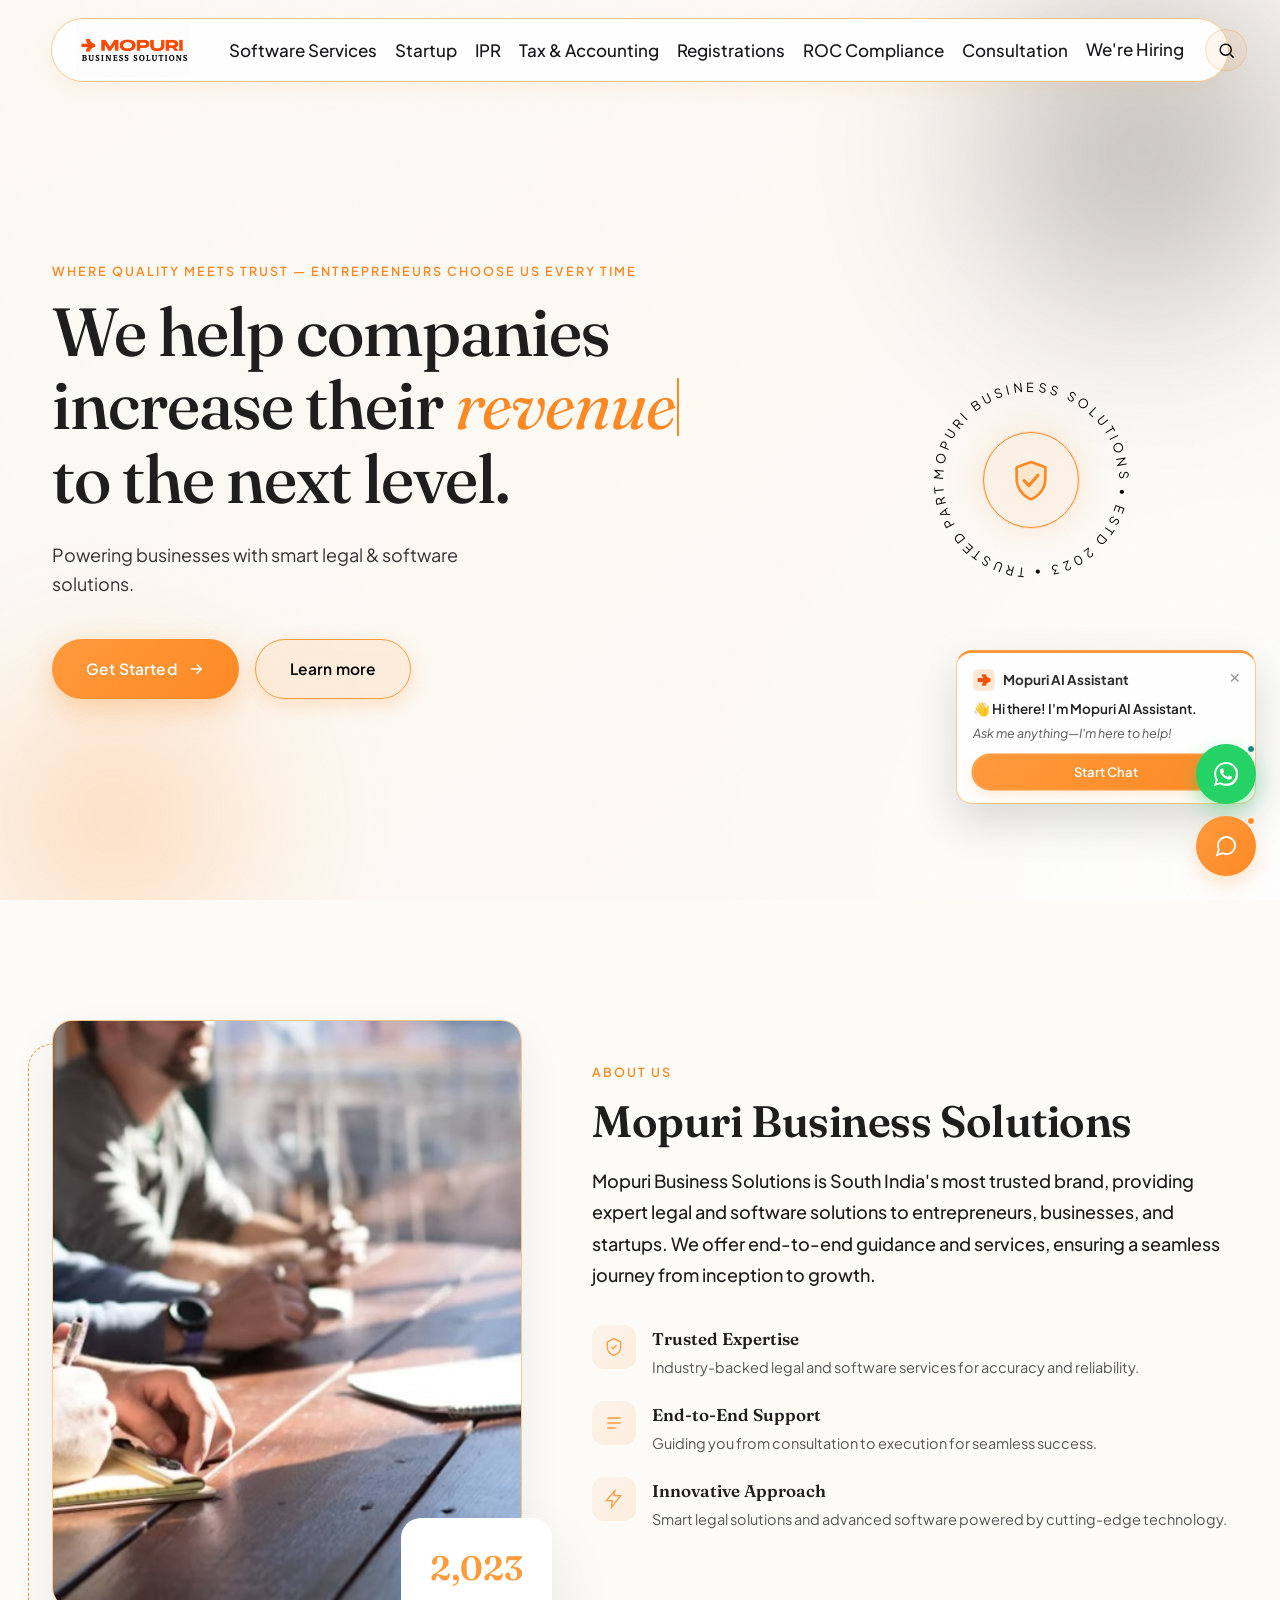
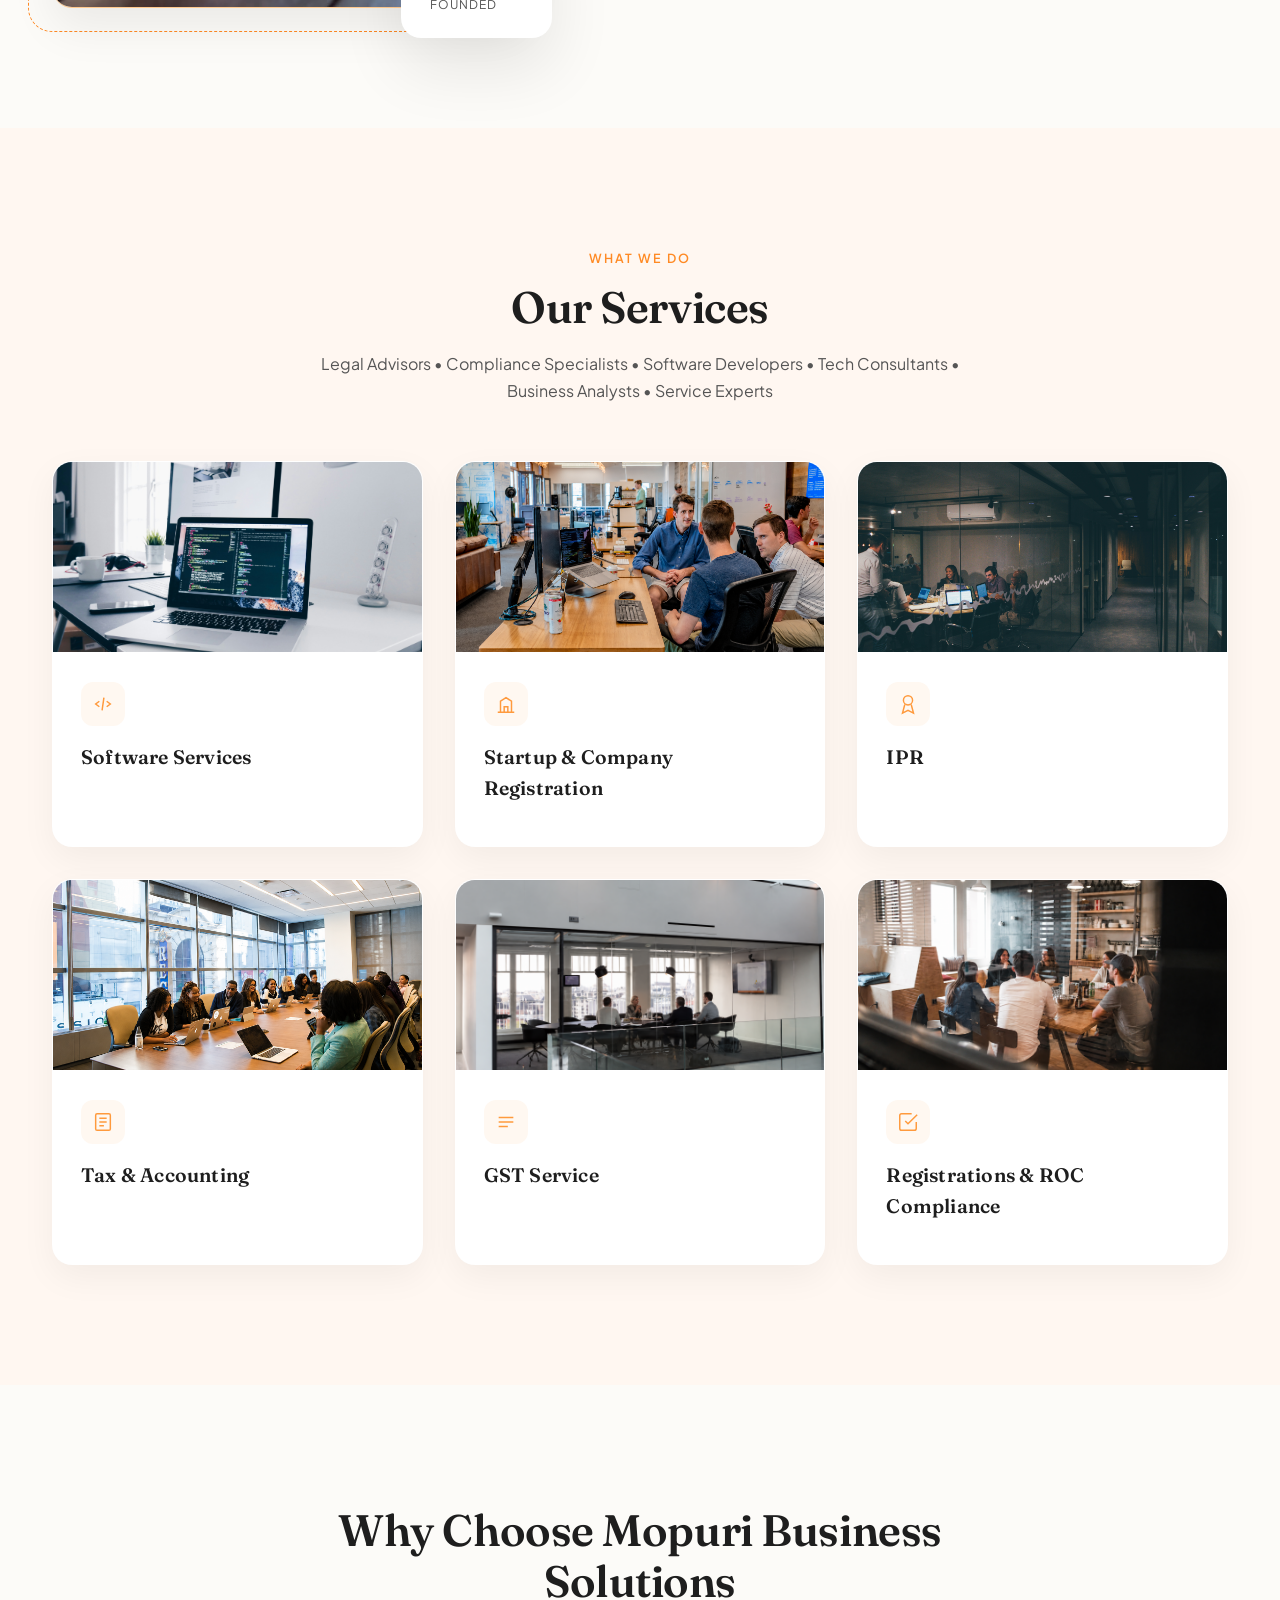
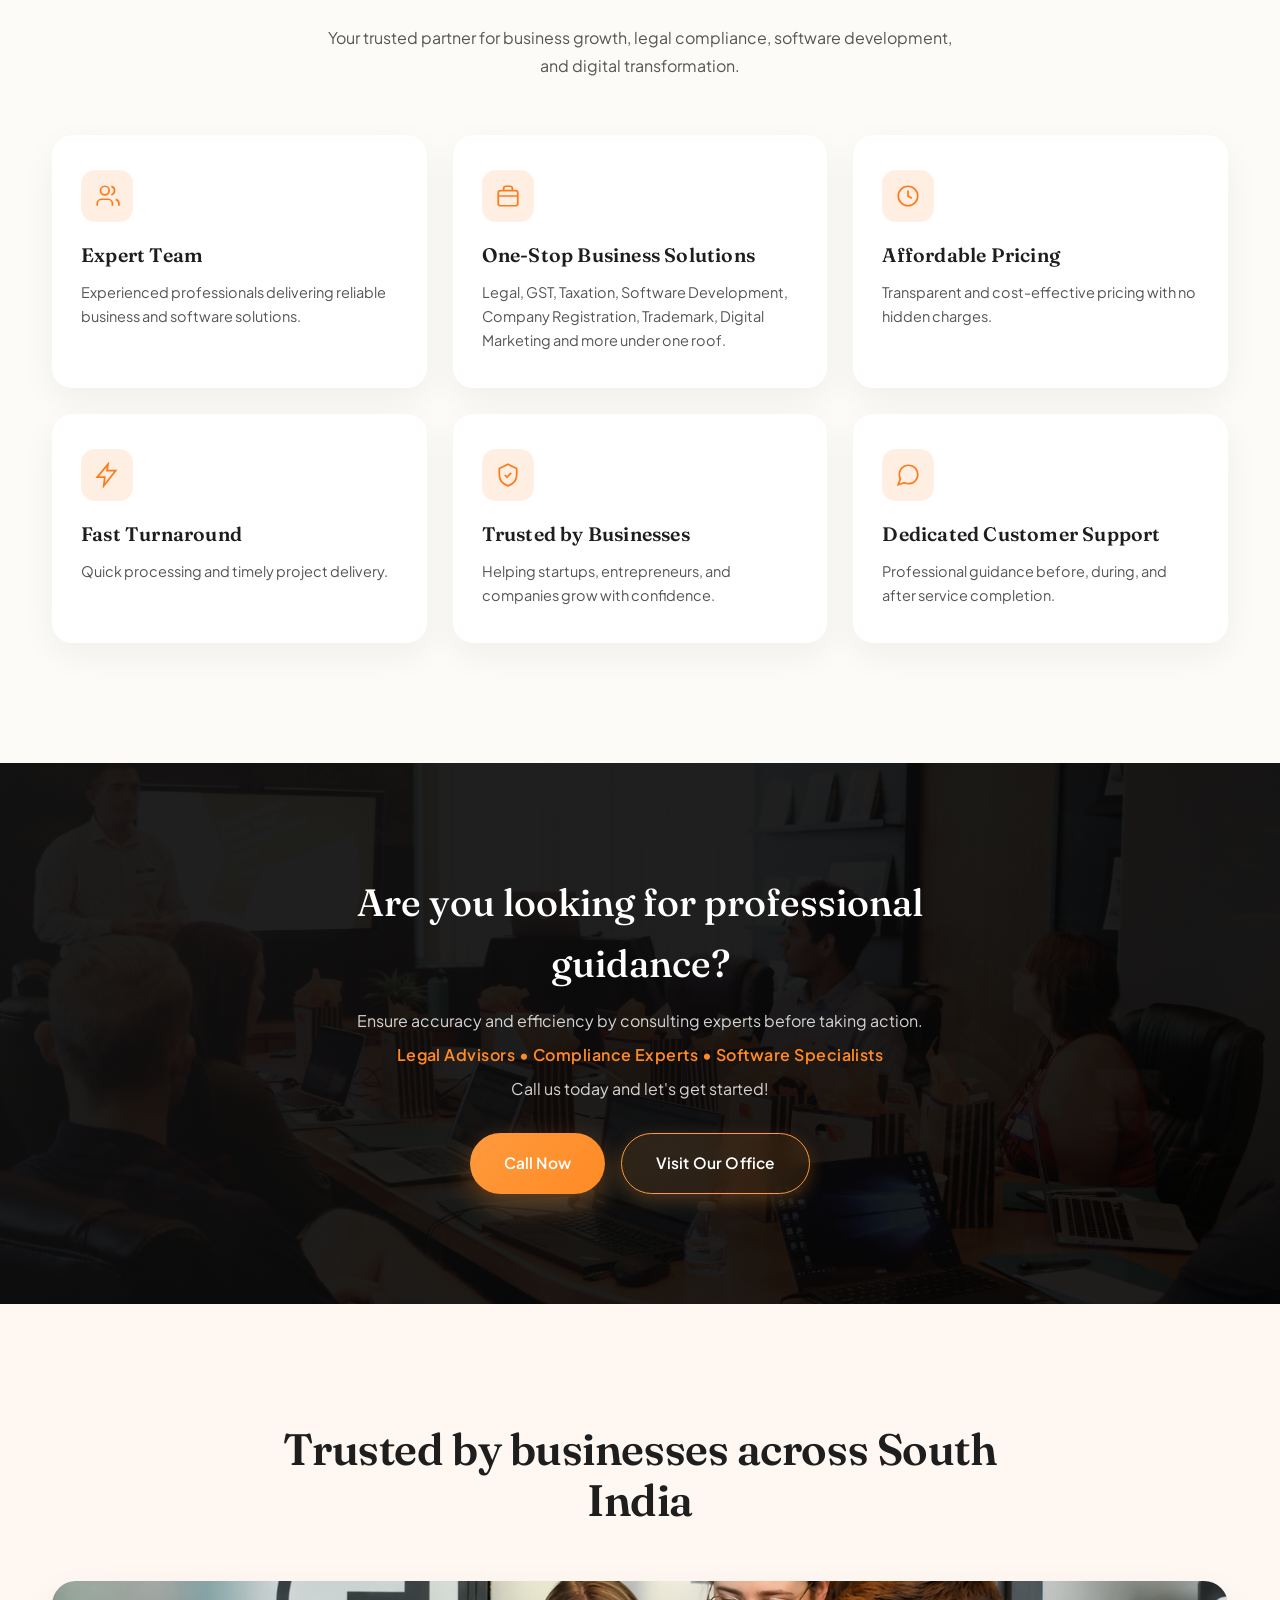
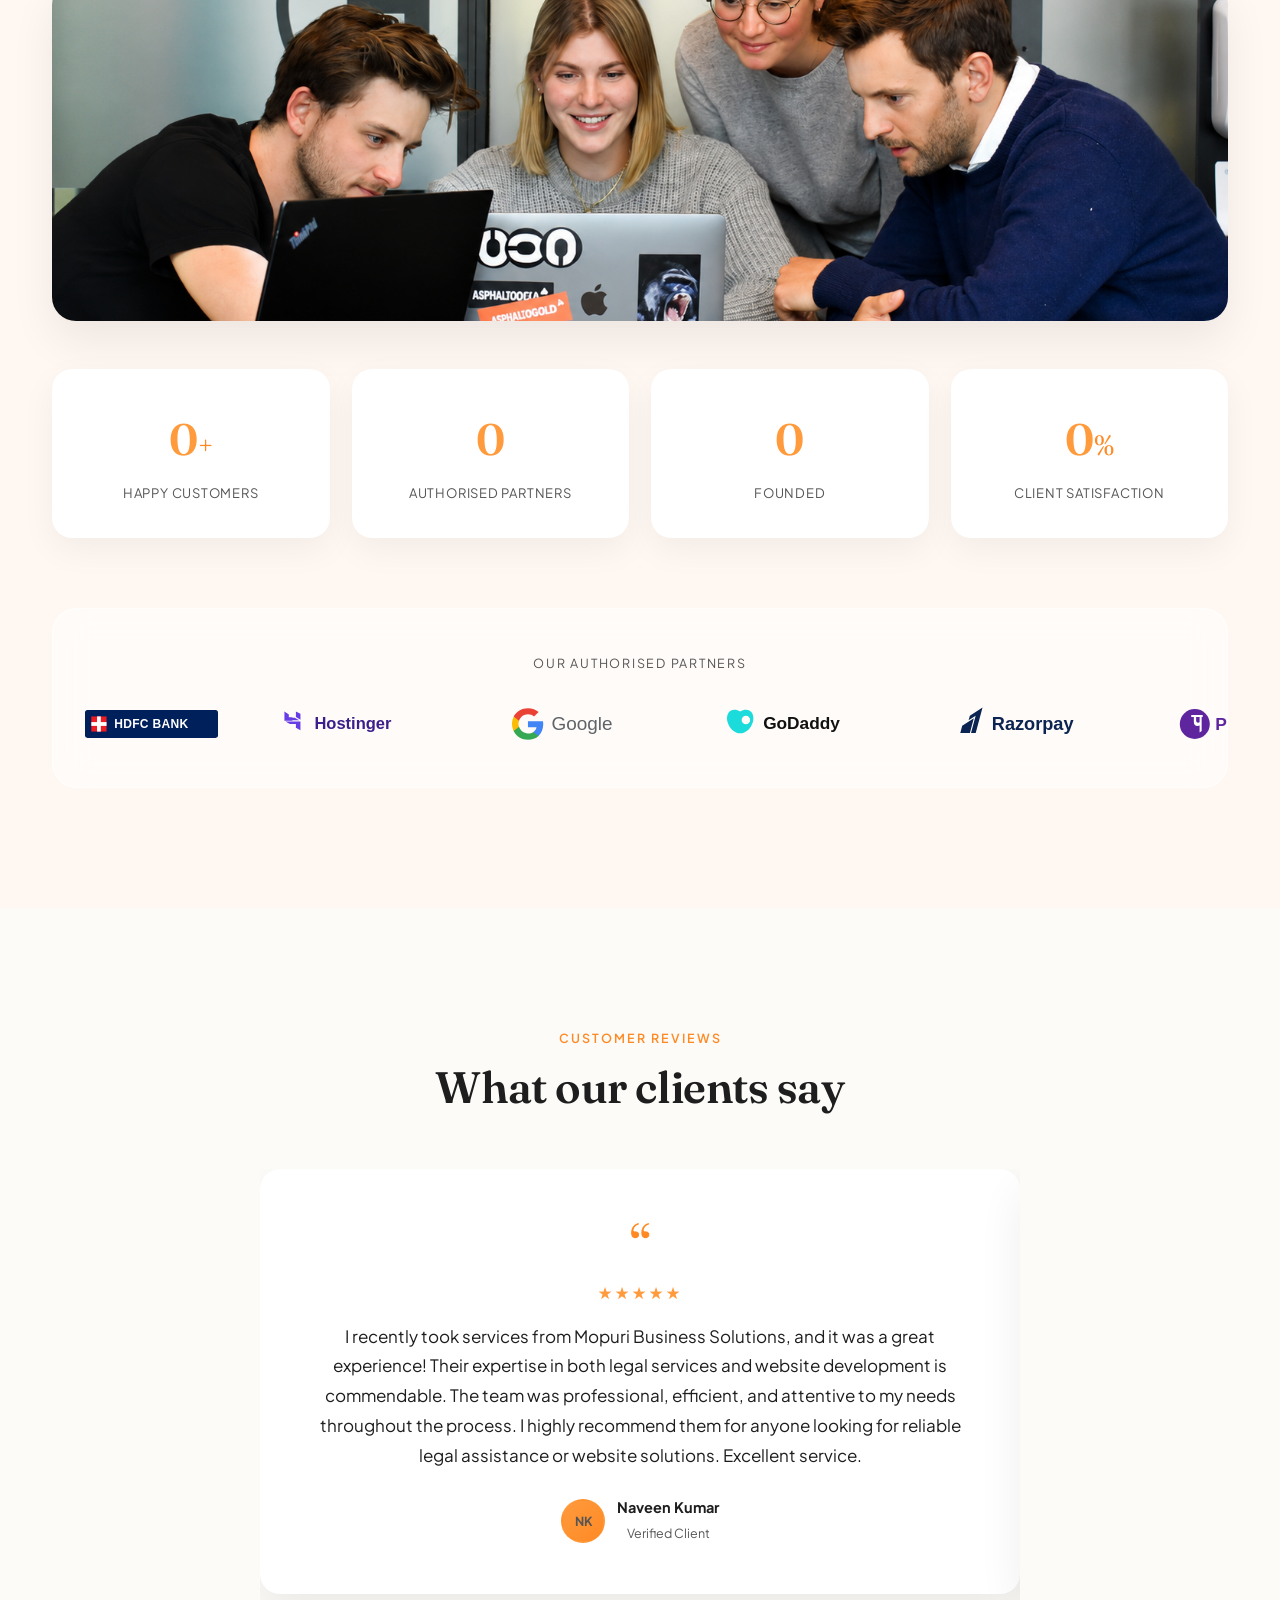
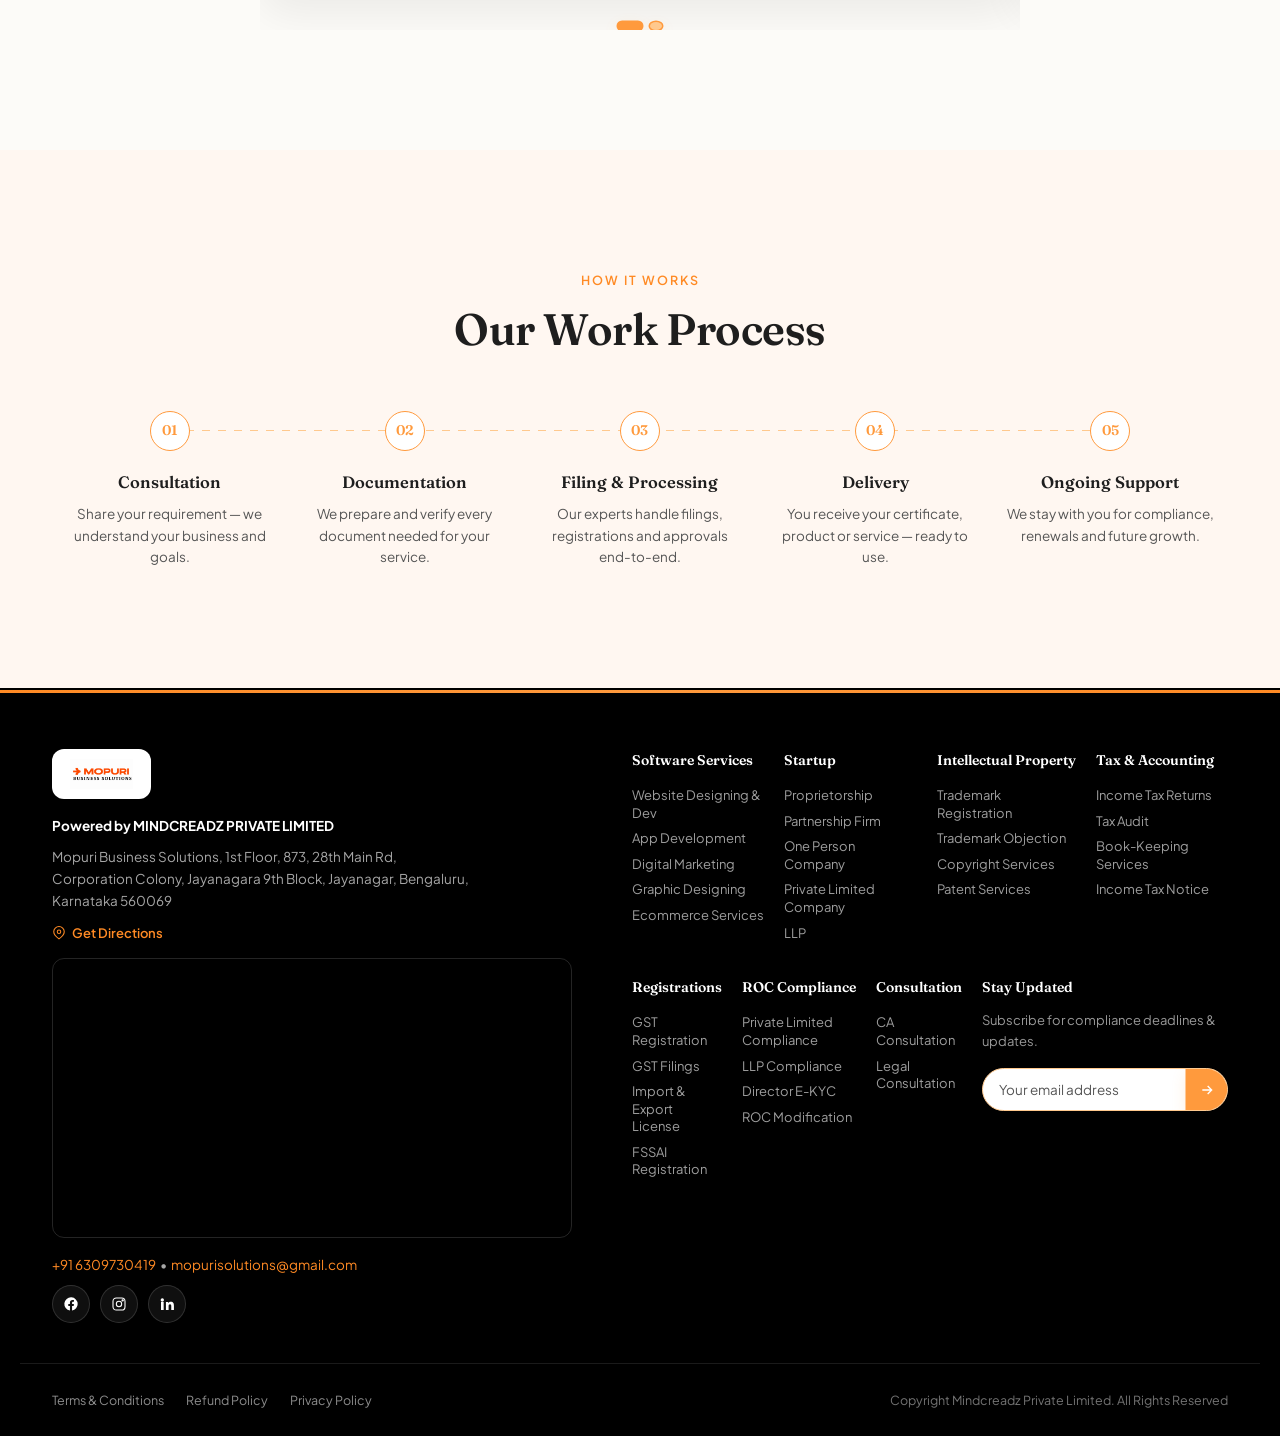
<file: index.html>
<!DOCTYPE html>
<html lang="en">
<head>
<meta charset="UTF-8">
<meta name="viewport" content="width=device-width, initial-scale=1.0">
<title>Mopuri Business Solutions — Legal & Software Solutions</title>
<meta name="description" content="Mopuri Business Solutions — South India's trusted brand for legal, compliance, tax, GST and software services. Powered by Mindcreadz Private Limited.">
<link rel="preconnect" href="https://fonts.googleapis.com">
<link rel="preconnect" href="https://fonts.gstatic.com" crossorigin>
<link href="https://fonts.googleapis.com/css2?family=Fraunces:opsz,wght@9..144,300;9..144,400;9..144,500;9..144,600;9..144,700&family=Plus+Jakarta+Sans:wght@300;400;500;600;700;800&display=swap" rel="stylesheet">
<link rel="icon" type="image/png" href="assets/logo-mark.png">
<link rel="apple-touch-icon" href="assets/logo-mark.png">
<meta name="theme-color" content="#ff7a00">
<link rel="stylesheet" href="css/style.css">
<link rel="stylesheet" href="css/premium-enhancements.css">
</head>
<body>

<!-- ============ CUSTOM CURSOR / SEAL RIPPLE LAYER ============ -->
<div class="grain-overlay" aria-hidden="true"></div>

<!-- ============ NAVBAR ============ -->
<header class="navbar" id="navbar">
  <div class="navbar-inner">
    <a href="index.html" class="brand">
      <img src="assets/logo.png" alt="Mopuri Business Solutions" class="brand-logo">
    </a>

    <nav class="main-nav" id="mainNav">
      <ul class="nav-list">
        <li class="has-mega">
          <button class="nav-link" aria-expanded="false">Software Services</button>
          <div class="mega-panel">
            <a href="service.html?id=website-designing-development">Website Designing &amp; Development</a>
            <a href="service.html?id=app-development">App Development</a>
            <a href="service.html?id=digital-marketing">Digital Marketing</a>
            <a href="service.html?id=graphic-designing">Graphic Designing</a>
            <a href="service.html?id=ecommerce-services">Ecommerce Services</a>
          </div>
        </li>
        <li class="has-mega">
          <button class="nav-link" aria-expanded="false">Startup</button>
          <div class="mega-panel">
            <a href="service.html?id=proprietorship">Proprietorship</a>
            <a href="service.html?id=partnership-firm">Partnership Firm</a>
            <a href="service.html?id=one-person-company">One Person Company</a>
            <a href="service.html?id=private-limited-company">Private Limited Company</a>
            <a href="service.html?id=limited-liability-partnership-llp">Limited Liability Partnership (LLP)</a>
            <a href="service.html?id=public-limited-company">Public Limited Company</a>
            <a href="service.html?id=nidhi-limited-company">Nidhi Limited Company</a>
            <a href="service.html?id=section-8-company">Section 8 Company</a>
            <a href="service.html?id=ngo-registration">NGO Registration</a>
            <a href="service.html?id=indian-subsidiary-company">Indian Subsidiary Company</a>
          </div>
        </li>
        <li class="has-mega">
          <button class="nav-link" aria-expanded="false">IPR</button>
          <div class="mega-panel">
            <a href="service.html?id=trademark-registration">Trademark Registration</a>
            <a href="service.html?id=trademark-objection">Trademark Objection</a>
            <a href="service.html?id=trademark-hearing">Trademark Hearing</a>
            <a href="service.html?id=trademark-opposition">Trademark Opposition</a>
            <a href="service.html?id=trademark-legal-certificate">Trademark Legal Certificate</a>
            <a href="service.html?id=copyright-services">Copyright Services</a>
            <a href="service.html?id=design-services">Design Services</a>
            <a href="service.html?id=patent-services">Patent Services</a>
          </div>
        </li>
        <li class="has-mega">
          <button class="nav-link" aria-expanded="false">Tax &amp; Accounting</button>
          <div class="mega-panel">
            <a href="service.html?id=income-tax-returns">Income Tax Returns</a>
            <a href="service.html?id=form-itr-1-form-16">Form ITR 1 (Form 16)</a>
            <a href="service.html?id=form-itr-2-directors-huf">Form ITR 2 (Directors / HUF)</a>
            <a href="service.html?id=form-itr-3-proprietor-other">Form ITR 3 (Proprietor/Other)</a>
            <a href="service.html?id=form-itr-4-professional-commission-other">Form ITR 4 (Professional/Commission)</a>
            <a href="service.html?id=form-itr-5-partnership-llp">Form ITR 5 (Partnership/LLP)</a>
            <a href="service.html?id=form-itr-6-company">Form ITR 6 (Company)</a>
            <a href="service.html?id=tax-audit">Tax Audit</a>
            <a href="service.html?id=financial-preparation">Financial Preparation</a>
            <a href="service.html?id=book-keeping-services">Book-Keeping Services</a>
            <a href="service.html?id=income-tax-notice">Income Tax Notice</a>
          </div>
        </li>
        <li class="has-mega">
          <button class="nav-link" aria-expanded="false">Registrations</button>
          <div class="mega-panel">
            <a href="service.html?id=gst-registration">GST Registration</a>
            <a href="service.html?id=gst-filings">GST Filings</a>
            <a href="service.html?id=import-export-license">Import &amp; Export License</a>
            <a href="service.html?id=fssai-registration-foscos">FSSAI Registration (FoSCoS)</a>
            <a href="service.html?id=fssai-state-license-foscos">FSSAI State License (FoSCoS)</a>
            <a href="service.html?id=fssai-central-license-foscos">FSSAI Central License (FoSCoS)</a>
            <a href="service.html?id=fssai-modification-foscos">FSSAI Modification (FoSCoS)</a>
            <a href="service.html?id=fssai-renewal-foscos">FSSAI Renewal (FoSCoS)</a>
            <a href="service.html?id=epf-registration-compliance">EPF Registration / Compliance</a>
            <a href="service.html?id=esi-registration-compliance">ESI Registration / Compliance</a>
          </div>
        </li>
        <li class="has-mega">
          <button class="nav-link" aria-expanded="false">ROC Compliance</button>
          <div class="mega-panel">
            <a href="service.html?id=private-limited-compliance">Private Limited Compliance</a>
            <a href="service.html?id=llp-compliance">LLP Compliance</a>
            <a href="service.html?id=public-limited-compliance">Public Limited Compliance</a>
            <a href="service.html?id=section-8-compliance">Section 8 Compliance</a>
            <a href="service.html?id=director-e-kyc-dir-3">Director E-KYC (DIR 3)</a>
            <a href="service.html?id=roc-modification">ROC Modification</a>
            <a href="service.html?id=share-transfer">Share Transfer</a>
          </div>
        </li>
        <li class="has-mega">
          <button class="nav-link" aria-expanded="false">Consultation</button>
          <div class="mega-panel">
            <a href="service.html?id=ca-consultation">CA Consultation</a>
            <a href="service.html?id=legal-consultation">Legal Consultation</a>
          </div>
        </li>
        <li class="nav-item-plain">
          <a href="careers.html" class="nav-link nav-link-plain">We're Hiring</a>
        </li>
      </ul>
    </nav>

    <div class="navbar-right">
      <button class="search-toggle" id="searchToggle" aria-label="Open search">
        <svg viewBox="0 0 24 24" width="19" height="19" fill="none" stroke="currentColor" stroke-width="1.8"><circle cx="11" cy="11" r="7"/><path d="M21 21l-4.3-4.3"/></svg>
      </button>
      <button class="hamburger" id="hamburger" aria-label="Open menu">
        <span></span><span></span><span></span>
      </button>
    </div>
  </div>

  <div class="search-panel" id="searchPanel">
    <div class="search-panel-inner">
      <svg viewBox="0 0 24 24" width="20" height="20" fill="none" stroke="currentColor" stroke-width="1.8"><circle cx="11" cy="11" r="7"/><path d="M21 21l-4.3-4.3"/></svg>
      <input type="text" id="searchInput" placeholder="Search services — GST, Trademark, Company Registration…" autocomplete="off">
      <button class="search-close" id="searchClose" aria-label="Close search">&times;</button>
    </div>
    <div class="search-results" id="searchResults"></div>
  </div>
</header>
<!-- ============ MOBILE NAV ============ -->
<div class="mobile-nav" id="mobileNav">
  <div class="mobile-nav-inner" id="mobileNavInner"></div>
</div>
<div class="nav-scrim" id="navScrim"></div>

<main>

<!-- ============ HERO ============ -->
<section class="hero" id="hero">
  <div class="hero-bg">
    <div class="hero-scrim"></div>
    <svg class="blueprint-grid" aria-hidden="true"><defs><pattern id="grid" width="42" height="42" patternUnits="userSpaceOnUse"><path d="M 42 0 L 0 0 0 42" fill="none" stroke="rgba(255,255,255,0.06)" stroke-width="1"/></pattern></defs><rect width="100%" height="100%" fill="url(#grid)"/></svg>
    <div class="blob blob-1"></div>
    <div class="blob blob-2"></div>
    <div class="particles" id="particles"></div>
  </div>

  <div class="hero-content">
    <div class="hero-text">
      <p class="eyebrow reveal-up" data-delay="0">Where quality meets trust — entrepreneurs choose us every time</p>
      <h1 class="hero-headline">
        <span class="line reveal-up" data-delay="1">We help companies</span>
        <span class="line reveal-up" data-delay="2">increase their <em><span id="typewriterWord" class="typewriter-word"></span><span class="typewriter-cursor" aria-hidden="true"></span></em></span>
        <span class="line reveal-up" data-delay="3">to the next level.</span>
      </h1>
      <p class="hero-sub reveal-up" data-delay="4">Powering businesses with smart legal &amp; software solutions.</p>
      <div class="hero-actions reveal-up" data-delay="5">
        <a href="get-started.html" class="btn btn-primary btn-lg" data-magnetic>
          <span>Get Started</span>
          <svg viewBox="0 0 24 24" width="18" height="18" fill="none" stroke="currentColor" stroke-width="2"><path d="M5 12h14M13 6l6 6-6 6"/></svg>
        </a>
        <a href="#about" class="btn btn-ghost btn-lg" style="color:#000000;"data-magnetic>Learn more</a>
      </div>
    </div>

    <div class="hero-seal reveal-up" data-delay="3" aria-hidden="true">
      <svg class="seal-ring" viewBox="0 0 220 220">
        <defs><path id="sealCircle" d="M110,110 m-88,0 a88,88 0 1,1 176,0 a88,88 0 1,1 -176,0"/></defs>
        <text font-size="12.6" letter-spacing="3.6" fill="#000000">
          <textPath href="#sealCircle">MOPURI BUSINESS SOLUTIONS &#8226; ESTD 2023 &#8226; TRUSTED PARTNER &#8226;</textPath>
        </text>
      </svg>
      <div class="seal-center">
        <svg class="seal-mark" viewBox="0 0 24 24" fill="none" aria-hidden="true">
          <path d="M12 2.6 4.5 5.4v5.7c0 5.1 3.2 9.4 7.5 10.9 4.3-1.5 7.5-5.8 7.5-10.9V5.4L12 2.6Z" stroke="currentColor" stroke-width="1.4" stroke-linejoin="round" fill="rgba(255,157,45,0.12)"/>
          <path d="M8.4 12.3 11 14.9l4.6-5.4" stroke="currentColor" stroke-width="1.6" stroke-linecap="round" stroke-linejoin="round"/>
        </svg>
      </div>
    </div>
  </div>
</section>

<!-- ============ ABOUT ============ -->
<section class="about section" id="about">
  <div class="container about-grid">
    <div class="about-media">
      <div class="about-card about-card-main reveal-up">
        <img src="assets/about-team.jpg" alt="Mopuri Business Solutions consultant at work">
      </div>
      <div class="about-card about-card-float reveal-up" data-delay="2">
        <div class="stat-mini">
          <span class="stat-num" data-count="2023">0</span>
          <span class="stat-label">Founded</span>
        </div>
      </div>
      <div class="dotted-frame" aria-hidden="true"></div>
    </div>

    <div class="about-copy">
      <p class="eyebrow reveal-up">About us</p>
      <h2 class="section-title reveal-up">Mopuri Business Solutions</h2>
      <p class="lede reveal-up" data-delay="1">Mopuri Business Solutions is South India's most trusted brand, providing expert legal and software solutions to entrepreneurs, businesses, and startups. We offer end-to-end guidance and services, ensuring a seamless journey from inception to growth.</p>
      <div class="about-features">
        <div class="about-feature reveal-up" data-delay="1">
          <span class="feature-icon">
            <svg viewBox="0 0 24 24" width="20" height="20" fill="none" stroke="currentColor" stroke-width="1.6"><path d="M12 2l8 4v6c0 5-3.5 8.5-8 10-4.5-1.5-8-5-8-10V6l8-4z"/><path d="M9 12l2 2 4-4"/></svg>
          </span>
          <div>
            <h3>Trusted Expertise</h3>
            <p>Industry-backed legal and software services for accuracy and reliability.</p>
          </div>
        </div>
        <div class="about-feature reveal-up" data-delay="2">
          <span class="feature-icon">
            <svg viewBox="0 0 24 24" width="20" height="20" fill="none" stroke="currentColor" stroke-width="1.6"><path d="M4 12h16M4 6h16M4 18h10"/></svg>
          </span>
          <div>
            <h3>End-to-End Support</h3>
            <p>Guiding you from consultation to execution for seamless success.</p>
          </div>
        </div>
        <div class="about-feature reveal-up" data-delay="3">
          <span class="feature-icon">
            <svg viewBox="0 0 24 24" width="20" height="20" fill="none" stroke="currentColor" stroke-width="1.6"><path d="M13 2L3 14h7l-1 8 11-14h-8l1-6z"/></svg>
          </span>
          <div>
            <h3>Innovative Approach</h3>
            <p>Smart legal solutions and advanced software powered by cutting-edge technology.</p>
          </div>
        </div>
      </div>

    </div>
  </div>
</section>

<!-- ============ SERVICES ============ -->
<section class="services section" id="services">
  <div class="container">
    <div class="section-head">
      <p class="eyebrow reveal-up">What we do</p>
      <h2 class="section-title reveal-up">Our Services</h2>
      <p class="section-desc reveal-up" data-delay="1">Legal Advisors &#8226; Compliance Specialists &#8226; Software Developers &#8226; Tech Consultants &#8226; Business Analysts &#8226; Service Experts</p>
    </div>

    <div class="services-grid">
      <article id="svc-software" class="service-card reveal-up" data-delay="0" data-tilt>
        <a href="service.html?id=website-designing-development" class="service-card-link" aria-label="Software Services — view details">
          <div class="service-card-img">
            <img src="assets/software.jpg" alt="Software development services">
          </div>
          <div class="service-card-body">
            <span class="service-icon">
              <svg viewBox="0 0 24 24" width="22" height="22" fill="none" stroke="currentColor" stroke-width="1.6"><path d="M8 9l-4 3 4 3M16 9l4 3-4 3M13 5l-2 14"/></svg>
            </span>
            <h3>Software Services</h3>
          </div>
        </a>
      </article>

      <article id="svc-startup" class="service-card reveal-up" data-delay="1" data-tilt>
        <a href="service.html?id=private-limited-company" class="service-card-link" aria-label="Startup &amp; Company Registration — view details">
          <div class="service-card-img">
            <img src="assets/software-services.png" alt="Startup and company registration">
          </div>
          <div class="service-card-body">
            <span class="service-icon">
              <svg viewBox="0 0 24 24" width="22" height="22" fill="none" stroke="currentColor" stroke-width="1.6"><path d="M3 21h18M6 21V9l6-4 6 4v12M10 21v-6h4v6"/></svg>
            </span>
            <h3>Startup &amp; Company Registration</h3>
          </div>
        </a>
      </article>

      <article id="svc-ipr" class="service-card reveal-up" data-delay="2" data-tilt>
        <a href="service.html?id=trademark-registration" class="service-card-link" aria-label="IPR — view details">
          <div class="service-card-img">
            <img src="assets/startup-registration.jpg" alt="Intellectual property services">
          </div>
          <div class="service-card-body">
            <span class="service-icon">
              <svg viewBox="0 0 24 24" width="22" height="22" fill="none" stroke="currentColor" stroke-width="1.6"><circle cx="12" cy="8" r="5"/><path d="M8.5 12.5L6 22l6-3 6 3-2.5-9.5"/></svg>
            </span>
            <h3>IPR</h3>
          </div>
        </a>
      </article>

      <article id="svc-tax" class="service-card reveal-up" data-delay="0" data-tilt>
        <a href="service.html?id=income-tax-returns" class="service-card-link" aria-label="Tax &amp; Accounting — view details">
          <div class="service-card-img">
            <img src="assets/IP.png" alt="Tax and accounting services">
          </div>
          <div class="service-card-body">
            <span class="service-icon">
              <svg viewBox="0 0 24 24" width="22" height="22" fill="none" stroke="currentColor" stroke-width="1.6"><rect x="4" y="3" width="16" height="18" rx="1.5"/><path d="M8 8h8M8 12h8M8 16h5"/></svg>
            </span>
            <h3>Tax &amp; Accounting</h3>
          </div>
        </a>
      </article>

      <article id="svc-gst" class="service-card reveal-up" data-delay="1" data-tilt>
        <a href="service.html?id=gst-registration" class="service-card-link" aria-label="GST Service — view details">
          <div class="service-card-img">
            <img src="assets/service-card.png" alt="GST service">
          </div>
          <div class="service-card-body">
            <span class="service-icon">
              <svg viewBox="0 0 24 24" width="22" height="22" fill="none" stroke="currentColor" stroke-width="1.6"><path d="M4 7h16M4 12h16M4 17h10"/></svg>
            </span>
            <h3>GST Service</h3>
          </div>
        </a>
      </article>

      <article id="svc-registrations" class="service-card reveal-up" data-delay="2" data-tilt>
        <a href="service.html?id=private-limited-compliance" class="service-card-link" aria-label="Registrations &amp; ROC Compliance — view details">
          <div class="service-card-img">
            <img src="assets/service.card1.png" alt="ROC compliance and registrations">
          </div>
          <div class="service-card-body">
            <span class="service-icon">
              <svg viewBox="0 0 24 24" width="22" height="22" fill="none" stroke="currentColor" stroke-width="1.6"><path d="M9 11l3 3L22 4"/><path d="M21 12v7a2 2 0 01-2 2H5a2 2 0 01-2-2V5a2 2 0 012-2h11"/></svg>
            </span>
            <h3>Registrations &amp; ROC Compliance</h3>
          </div>
        </a>
      </article>
    </div>
  </div>
</section>

<!-- ============ WHY CHOOSE US ============ -->
<section class="why-choose section" id="why-choose">
  <div class="container">
    <div class="section-head">
      <h2 class="section-title reveal-up">Why Choose Mopuri Business Solutions</h2>
      <p class="section-desc reveal-up" data-delay="1">Your trusted partner for business growth, legal compliance, software development, and digital transformation.</p>
    </div>

    <div class="why-choose-grid">
      <div class="why-choose-card reveal-up" data-delay="0">
        <span class="why-choose-icon">
          <svg viewBox="0 0 24 24" width="26" height="26" fill="none" stroke="currentColor" stroke-width="1.6"><path d="M17 21v-2a4 4 0 00-4-4H7a4 4 0 00-4 4v2"/><circle cx="10" cy="7" r="4"/><path d="M23 21v-2a4 4 0 00-3-3.87"/><path d="M16 3.13a4 4 0 010 7.75"/></svg>
        </span>
        <h3>Expert Team</h3>
        <p>Experienced professionals delivering reliable business and software solutions.</p>
      </div>

      <div class="why-choose-card reveal-up" data-delay="1">
        <span class="why-choose-icon">
          <svg viewBox="0 0 24 24" width="26" height="26" fill="none" stroke="currentColor" stroke-width="1.6"><rect x="3" y="7" width="18" height="14" rx="2"/><path d="M8 7V5a2 2 0 012-2h4a2 2 0 012 2v2"/><path d="M3 12h18"/></svg>
        </span>
        <h3>One-Stop Business Solutions</h3>
        <p>Legal, GST, Taxation, Software Development, Company Registration, Trademark, Digital Marketing and more under one roof.</p>
      </div>

      <div class="why-choose-card reveal-up" data-delay="2">
        <span class="why-choose-icon">
          <svg viewBox="0 0 24 24" width="26" height="26" fill="none" stroke="currentColor" stroke-width="1.6"><circle cx="12" cy="12" r="9"/><path d="M12 7v5l3.5 2"/></svg>
        </span>
        <h3>Affordable Pricing</h3>
        <p>Transparent and cost-effective pricing with no hidden charges.</p>
      </div>

      <div class="why-choose-card reveal-up" data-delay="3">
        <span class="why-choose-icon">
          <svg viewBox="0 0 24 24" width="26" height="26" fill="none" stroke="currentColor" stroke-width="1.6"><path d="M13 2L3 14h7l-1 8 11-14h-8l1-6z"/></svg>
        </span>
        <h3>Fast Turnaround</h3>
        <p>Quick processing and timely project delivery.</p>
      </div>

      <div class="why-choose-card reveal-up" data-delay="4">
        <span class="why-choose-icon">
          <svg viewBox="0 0 24 24" width="26" height="26" fill="none" stroke="currentColor" stroke-width="1.6"><path d="M12 2l8 4v6c0 5-3.5 8.5-8 10-4.5-1.5-8-5-8-10V6l8-4z"/><path d="M9 12l2 2 4-4"/></svg>
        </span>
        <h3>Trusted by Businesses</h3>
        <p>Helping startups, entrepreneurs, and companies grow with confidence.</p>
      </div>

      <div class="why-choose-card reveal-up" data-delay="5">
        <span class="why-choose-icon">
          <svg viewBox="0 0 24 24" width="26" height="26" fill="none" stroke="currentColor" stroke-width="1.6"><path d="M21 11.5a8.38 8.38 0 01-.9 3.8 8.5 8.5 0 01-7.6 4.7 8.38 8.38 0 01-3.8-.9L3 21l1.9-5.7a8.38 8.38 0 01-.9-3.8 8.5 8.5 0 014.7-7.6 8.38 8.38 0 013.8-.9h.5a8.48 8.48 0 018 8v.5z"/></svg>
        </span>
        <h3>Dedicated Customer Support</h3>
        <p>Professional guidance before, during, and after service completion.</p>
      </div>
    </div>
  </div>
</section>

<!-- ============ CTA STRIP ============ -->
<section class="cta-strip" id="consultation">
  <div class="cta-strip-bg">
    <img src="assets/consultation.jpg" alt="">
  </div>
  <div class="container cta-strip-content">
    <h2 class="reveal-up">Are you looking for professional guidance?</h2>
    <p class="reveal-up" data-delay="1">Ensure accuracy and efficiency by consulting experts before taking action.</p>
    <p class="cta-strip-tags reveal-up" data-delay="2">Legal Advisors &#8226; Compliance Experts &#8226; Software Specialists</p>
    <p class="cta-strip-note reveal-up" data-delay="3">Call us today and let's get started!</p>
    <div class="cta-strip-actions reveal-up" data-delay="4">
      <a href="tel:+916309730419" class="btn btn-primary btn-lg" data-magnetic>Call Now</a>
      <a href="https://www.google.com/maps/dir/?api=1&destination=Mopuri+Business+Solutions+1st+Floor+873+28th+Main+Rd+Corporation+Colony+Jayanagara+9th+Block+Jayanagar+Bengaluru+Karnataka+560069" target="_blank" rel="noopener" class="btn btn-ghost btn-lg" data-magnetic>Visit Our Office</a>
    </div>
</section>

<!-- ============ WHY CHOOSE US / STATS ============ -->
<section class="why section" id="why">
  <div class="container">
    <div class="section-head">
      <h2 class="section-title reveal-up">Trusted by businesses across South India</h2>
    </div>

    <div class="why-media reveal-up" data-delay="1">
      <img src="assets/why.png" alt="Mopuri Business Solutions team working with clients">
    </div>

    <div class="stats-row">
      <div class="stat-card reveal-up" data-delay="0">
        <span class="stat-num" data-count="500">0</span><span class="stat-plus">+</span>
        <span class="stat-label">Happy Customers</span>
      </div>
      <div class="stat-card reveal-up" data-delay="1">
        <span class="stat-num" data-count="12">0</span>
        <span class="stat-label">Authorised Partners</span>
      </div>
      <div class="stat-card reveal-up" data-delay="2">
        <span class="stat-num" data-count="2023">0</span>
        <span class="stat-label">Founded</span>
      </div>
      <div class="stat-card reveal-up" data-delay="3">
        <span class="stat-num" data-count="98">0</span><span class="stat-plus">%</span>
        <span class="stat-label">Client Satisfaction</span>
      </div>
    </div>

    <div class="partners-marquee reveal-up" data-delay="1">
      <p class="partners-label">Our Authorised Partners</p>
      <div class="marquee-track" id="marqueeTrack">
        <span class="partner-chip"><img class="partner-logo" src="assets/hdfcbank.svg" alt="HDFC Bank"></span>
        <span class="partner-chip"><img class="partner-logo" src="assets/hostinger.svg" alt="Hostinger"></span>
        <span class="partner-chip"><img class="partner-logo" src="assets/google.svg" alt="Google"></span>
        <span class="partner-chip"><img class="partner-logo" src="assets/godaddy.svg" alt="GoDaddy"></span>
        <span class="partner-chip"><img class="partner-logo" src="assets/razorpay.svg" alt="Razorpay"></span>
        <span class="partner-chip"><img class="partner-logo" src="assets/phonepe.svg" alt="PhonePe"></span>
        <span class="partner-chip"><img class="partner-logo" src="assets/nkghr.svg" alt="NKG HR"></span>
        <span class="partner-chip"><img class="partner-logo" src="assets/theonestop.svg" alt="The One Stop"></span>
        <span class="partner-chip"><img class="partner-logo" src="assets/finchefindia.svg" alt="FinChef India"></span>
        <span class="partner-chip"><img class="partner-logo" src="assets/emudhra.svg" alt="eMudra"></span>
        <span class="partner-chip"><img class="partner-logo" src="assets/idfcfirstbank.svg" alt="IDFC First Bank"></span>
      </div>
    </div>
  </div>
</section>

<!-- ============ TESTIMONIALS ============ -->
<section class="testimonials section" id="testimonials">
  <div class="container">
    <div class="section-head">
      <p class="eyebrow reveal-up">Customer Reviews</p>
      <h2 class="section-title reveal-up">What our clients say</h2>
    </div>

    <div class="testimonial-carousel" id="testimonialCarousel">
      <div class="testimonial-track" id="testimonialTrack">
        <div class="testimonial-card">
          <span class="quote-icon" aria-hidden="true">&#8220;</span>
          <div class="stars">&#9733;&#9733;&#9733;&#9733;&#9733;</div>
          <p>I recently took services from Mopuri Business Solutions, and it was a great experience! Their expertise in both legal services and website development is commendable. The team was professional, efficient, and attentive to my needs throughout the process. I highly recommend them for anyone looking for reliable legal assistance or website solutions. Excellent service.</p>
          <div class="testimonial-person">
            <span class="avatar-ring">NK</span>
            <div>
              <strong>Naveen Kumar</strong>
              <span>Verified Client</span>
            </div>
          </div>
        </div>
        <div class="testimonial-card">
          <span class="quote-icon" aria-hidden="true">&#8220;</span>
          <div class="stars">&#9733;&#9733;&#9733;&#9733;&#9733;</div>
          <p>I highly recommend this service! The reviews helped me make informed decisions for my business.</p>
          <div class="testimonial-person">
            <span class="avatar-ring">P</span>
            <div>
              <strong>Pavan</strong>
              <span>Verified Client</span>
            </div>
          </div>
        </div>
      </div>
      <div class="carousel-dots" id="carouselDots"></div>
    </div>
  </div>
</section>

<!-- ============ WORK PROCESS ============ -->
<section class="process section" id="process">
  <div class="container">
    <div class="section-head">
      <p class="eyebrow reveal-up">How it works</p>
      <h2 class="section-title reveal-up">Our Work Process</h2>
    </div>

    <div class="process-timeline">
      <div class="process-step reveal-up" data-delay="0">
        <span class="process-num">01</span>
        <h3>Consultation</h3>
        <p>Share your requirement — we understand your business and goals.</p>
      </div>
      <div class="process-step reveal-up" data-delay="1">
        <span class="process-num">02</span>
        <h3>Documentation</h3>
        <p>We prepare and verify every document needed for your service.</p>
      </div>
      <div class="process-step reveal-up" data-delay="2">
        <span class="process-num">03</span>
        <h3>Filing &amp; Processing</h3>
        <p>Our experts handle filings, registrations and approvals end-to-end.</p>
      </div>
      <div class="process-step reveal-up" data-delay="3">
        <span class="process-num">04</span>
        <h3>Delivery</h3>
        <p>You receive your certificate, product or service — ready to use.</p>
      </div>
      <div class="process-step reveal-up" data-delay="4">
        <span class="process-num">05</span>
        <h3>Ongoing Support</h3>
        <p>We stay with you for compliance, renewals and future growth.</p>
      </div>
    </div>
  </div>
</section>

</main>

<!-- ============ FOOTER ============ -->
<footer class="footer">
  <div class="footer-gradient-divider"></div>
  <div class="container footer-top">
    <div class="footer-brand">
      <a href="index.html" class="footer-logo-badge" aria-label="Mopuri Business Solutions — Home">
        <img src="assets/logo.png" alt="Mopuri Business Solutions" class="footer-logo">
      </a>
      <p><strong>Powered by MINDCREADZ PRIVATE LIMITED</strong></p>
      <p class="footer-address">Mopuri Business Solutions, 1st Floor, 873, 28th Main Rd, Corporation Colony, Jayanagara 9th Block, Jayanagar, Bengaluru, Karnataka 560069</p>
      <a class="footer-directions-link" href="https://www.google.com/maps/dir/?api=1&destination=Mopuri+Business+Solutions+1st+Floor+873+28th+Main+Rd+Corporation+Colony+Jayanagara+9th+Block+Jayanagar+Bengaluru+Karnataka+560069" target="_blank" rel="noopener">
        <svg viewBox="0 0 24 24" width="14" height="14" fill="none" stroke="currentColor" stroke-width="1.8"><path d="M21 10c0 6-9 12-9 12s-9-6-9-12a9 9 0 0118 0z"/><circle cx="12" cy="10" r="3"/></svg>
        Get Directions
      </a>
      <div class="footer-map">
        <iframe
          src="https://www.google.com/maps?q=Mopuri+Business+Solutions,1st+Floor,873,28th+Main+Rd,Corporation+Colony,Jayanagara+9th+Block,Jayanagar,Bengaluru,Karnataka+560069&output=embed"
          title="Mopuri Business Solutions office location on Google Maps"
          loading="lazy"
          referrerpolicy="no-referrer-when-downgrade"
          allowfullscreen>
        </iframe>
      </div>
      <p class="footer-contacts"><a href="tel:+916309730419">+91 6309730419</a> &nbsp;&#8226;&nbsp; <a href="mailto:mopurisolutions@gmail.com">mopurisolutions@gmail.com</a></p>
      <div class="social-row">
        <a href="https://www.facebook.com/profile.php?id=61572897300471" target="_blank" rel="noopener" aria-label="Facebook" class="social-icon"><svg viewBox="0 0 24 24" width="16" height="16" fill="currentColor"><path d="M22 12a10 10 0 10-11.6 9.9v-7H7.9V12h2.5V9.8c0-2.5 1.5-3.9 3.8-3.9 1.1 0 2.2.2 2.2.2v2.4h-1.2c-1.2 0-1.6.8-1.6 1.6V12h2.8l-.4 2.9h-2.4v7A10 10 0 0022 12z"/></svg></a>
        <a href="https://www.instagram.com/mopuri_business_solutions/" target="_blank" rel="noopener" aria-label="Instagram" class="social-icon"><svg viewBox="0 0 24 24" width="16" height="16" fill="none" stroke="currentColor" stroke-width="1.6"><rect x="3" y="3" width="18" height="18" rx="5"/><circle cx="12" cy="12" r="4"/><circle cx="17.5" cy="6.5" r="1"/></svg></a>
        <a href="https://www.linkedin.com/in/mopuri-business-solutions-87264a297" target="_blank" rel="noopener" aria-label="LinkedIn" class="social-icon"><svg viewBox="0 0 24 24" width="16" height="16" fill="currentColor"><path d="M4.98 3.5a2.5 2.5 0 11-.02 5 2.5 2.5 0 01.02-5zM3 8.98h4v12H3v-12zm7 0h3.8v1.64h.05c.53-1 1.83-2.06 3.77-2.06 4.03 0 4.78 2.66 4.78 6.12v6.3h-4v-5.59c0-1.33-.02-3.05-1.86-3.05-1.86 0-2.15 1.45-2.15 2.95v5.69h-4v-12z"/></svg></a>
      </div>
    </div>

    <div class="footer-links-grid">
      <div class="footer-links-row footer-links-row-1">
        <div class="footer-col">
          <h4>Software Services</h4>
          <a href="service.html?id=website-designing-development">Website Designing &amp; Dev</a>
          <a href="service.html?id=app-development">App Development</a>
          <a href="service.html?id=digital-marketing">Digital Marketing</a>
          <a href="service.html?id=graphic-designing">Graphic Designing</a>
          <a href="service.html?id=ecommerce-services">Ecommerce Services</a>
        </div>

        <div class="footer-col">
          <h4>Startup</h4>
          <a href="service.html?id=proprietorship">Proprietorship</a>
          <a href="service.html?id=partnership-firm">Partnership Firm</a>
          <a href="service.html?id=one-person-company">One Person Company</a>
          <a href="service.html?id=private-limited-company">Private Limited Company</a>
          <a href="service.html?id=limited-liability-partnership-llp">LLP</a>
        </div>

        <div class="footer-col">
          <h4>Intellectual Property</h4>
          <a href="service.html?id=trademark-registration">Trademark Registration</a>
          <a href="service.html?id=trademark-objection">Trademark Objection</a>
          <a href="service.html?id=copyright-services">Copyright Services</a>
          <a href="service.html?id=patent-services">Patent Services</a>
        </div>

        <div class="footer-col">
          <h4>Tax &amp; Accounting</h4>
          <a href="service.html?id=income-tax-returns">Income Tax Returns</a>
          <a href="service.html?id=tax-audit">Tax Audit</a>
          <a href="service.html?id=book-keeping-services">Book-Keeping Services</a>
          <a href="service.html?id=income-tax-notice">Income Tax Notice</a>
        </div>
      </div>

      <div class="footer-links-row footer-links-row-2">
        <div class="footer-col">
          <h4>Registrations</h4>
          <a href="service.html?id=gst-registration">GST Registration</a>
          <a href="service.html?id=gst-filings">GST Filings</a>
          <a href="service.html?id=import-export-license">Import &amp; Export License</a>
          <a href="service.html?id=fssai-registration-foscos">FSSAI Registration</a>
        </div>

        <div class="footer-col">
          <h4>ROC Compliance</h4>
          <a href="service.html?id=private-limited-compliance">Private Limited Compliance</a>
          <a href="service.html?id=llp-compliance">LLP Compliance</a>
          <a href="service.html?id=director-e-kyc-dir-3">Director E-KYC</a>
          <a href="service.html?id=roc-modification">ROC Modification</a>
        </div>

        <div class="footer-col">
          <h4>Consultation</h4>
          <a href="service.html?id=ca-consultation">CA Consultation</a>
          <a href="service.html?id=legal-consultation">Legal Consultation</a>
        </div>

        <div class="footer-col footer-col-newsletter">
          <h4>Stay Updated</h4>
          <p>Subscribe for compliance deadlines &amp; updates.</p>
          <form class="newsletter-form" id="newsletterForm">
            <input type="email" name="email" placeholder="Your email address" required>
            <button type="submit" aria-label="Subscribe">
              <svg viewBox="0 0 24 24" width="16" height="16" fill="none" stroke="currentColor" stroke-width="2"><path d="M5 12h14M13 6l6 6-6 6"/></svg>
            </button>
          </form>
          <p class="newsletter-success" id="newsletterSuccess">Subscribed — thank you!</p>
        </div>
      </div>
    </div>
  </div>

  <div class="container footer-bottom">
    <div class="footer-links">
      <a href="terms.html">Terms &amp; Conditions</a>
      <a href="refund.html">Refund Policy</a>
      <a href="privacy.html">Privacy Policy</a>
    </div>
    <p class="copyright">Copyright Mindcreadz Private Limited. All Rights Reserved</p>
  </div>
</footer>

<!-- ============ WHATSAPP FLOAT ============ -->
<a href="https://wa.me/916309730419" target="_blank" rel="noopener" class="whatsapp-float" aria-label="Chat with us on WhatsApp">
  <svg viewBox="0 0 24 24" width="19" height="19" fill="currentColor"><path d="M17.5 14.4c-.3-.1-1.7-.9-2-1-.3-.1-.5-.1-.7.1-.2.3-.8 1-.9 1.2-.2.2-.3.2-.6.1-.3-.1-1.3-.5-2.4-1.5-.9-.8-1.5-1.8-1.7-2.1-.2-.3 0-.5.1-.6.1-.1.3-.3.4-.5.1-.2.2-.3.3-.5.1-.2 0-.4 0-.5-.1-.1-.7-1.6-.9-2.2-.2-.6-.5-.5-.7-.5h-.6c-.2 0-.5.1-.8.4-.3.3-1 1-1 2.4s1.1 2.8 1.2 3c.1.2 2.1 3.2 5.1 4.5.7.3 1.3.5 1.7.6.7.2 1.4.2 1.9.1.6-.1 1.7-.7 2-1.4.2-.7.2-1.3.2-1.4-.1-.2-.3-.2-.6-.4z"/><path d="M20.5 3.5A11.8 11.8 0 0012 0 11.9 11.9 0 001.7 17.8L0 24l6.3-1.7A11.9 11.9 0 0012 24a11.9 11.9 0 008.5-20.5zM12 21.8a9.8 9.8 0 01-5-1.4l-.4-.2-3.7 1 1-3.6-.2-.4A9.9 9.9 0 1121.9 12 9.9 9.9 0 0112 21.8z"/></svg>
  <span class="whatsapp-ping" aria-hidden="true"></span>
</a>

<!-- ============ CHATBOT WELCOME POPUP ============ -->
<div class="chatbot-welcome" id="chatbotWelcome" role="dialog" aria-label="Mopuri Assistant welcome message">
  <button class="chatbot-welcome-close" id="chatbotWelcomeClose" aria-label="Close welcome message">&times;</button>
  <div class="chatbot-welcome-head">
    <img src="assets/logo-mark.png" alt="" class="chatbot-welcome-avatar" aria-hidden="true">
    <strong>Mopuri AI Assistant</strong>
  </div>
  <div class="chatbot-welcome-body">
    <p class="chatbot-welcome-greet">👋 Hi there! I'm Mopuri AI Assistant.</p>
    <p class="chatbot-welcome-cta">Ask me anything—I'm here to help!</p>
  </div>
  <button class="chatbot-welcome-start" id="chatbotWelcomeStart">Start Chat</button>
</div>

<!-- ============ AI CHATBOT ============ -->
<div class="chatbot" id="chatbot">
  <button class="chatbot-toggle" id="chatbotToggle" aria-label="Open chat assistant">
    <svg class="icon-chat" viewBox="0 0 24 24" width="17" height="17" fill="none" stroke="currentColor" stroke-width="1.8"><path d="M21 11.5a8.38 8.38 0 01-.9 3.8 8.5 8.5 0 01-7.6 4.7 8.38 8.38 0 01-3.8-.9L3 21l1.9-5.7a8.38 8.38 0 01-.9-3.8 8.5 8.5 0 014.7-7.6 8.38 8.38 0 013.8-.9h.5a8.48 8.48 0 018 8v.5z"/></svg>
    <svg class="icon-close" viewBox="0 0 24 24" width="15" height="15" fill="none" stroke="currentColor" stroke-width="2"><path d="M18 6L6 18M6 6l12 12"/></svg>
    <span class="chatbot-ping" aria-hidden="true"></span>
  </button>

  <div class="chatbot-panel" id="chatbotPanel" role="dialog" aria-label="Mopuri Business Solutions chat assistant">
    <div class="chatbot-header">
      <img src="assets/logo-mark.png" alt="" class="chatbot-header-mark" aria-hidden="true">
      <div class="chatbot-header-text">
        <strong>Mopuri Assistant</strong>
        <span><i class="chatbot-dot"></i> Online — typically replies instantly</span>
      </div>
      <button class="chatbot-close" id="chatbotClose" aria-label="Close chat">&times;</button>
    </div>

    <div class="chatbot-body" id="chatbotBody">
      <div class="chatbot-msg bot">
        <img src="assets/logo-mark.png" alt="" class="chatbot-msg-avatar" aria-hidden="true">
        <div class="chatbot-bubble">Hi there 👋 I'm the Mopuri Assistant. What can I help you with today?</div>
      </div>
      <div class="chatbot-quick-replies" id="chatbotQuickReplies"></div>

    <form class="chatbot-input-row" id="chatbotForm">
      <input type="text" id="chatbotInput" placeholder="Type your message…" autocomplete="off">
      <button type="submit" aria-label="Send message">
        <svg viewBox="0 0 24 24" width="18" height="18" fill="none" stroke="currentColor" stroke-width="2"><path d="M22 2L11 13M22 2l-7 20-4-9-9-4 20-7z"/></svg>
      </button>
    </form>
  </div>
</div>

<script src="js/services-data.js"></script>
<script src="js/form-mailer.js"></script>
<script src="js/script.js"></script>
<script>
  // Safety net: if script.js fails to load (or hasn't run its reveal
  // animation yet), make sure .reveal-up content still becomes visible
  // instead of staying hidden at opacity:0 forever.
  (function () {
    function revealAll() {
      document.querySelectorAll('.reveal-up:not(.in-view)').forEach(function (el) {
        el.classList.add('in-view');
      });
    }
    window.addEventListener('load', function () { setTimeout(revealAll, 1200); });
    document.addEventListener('DOMContentLoaded', function () { setTimeout(revealAll, 2500); });
  })();
</script>
</body>
</html>
</file>
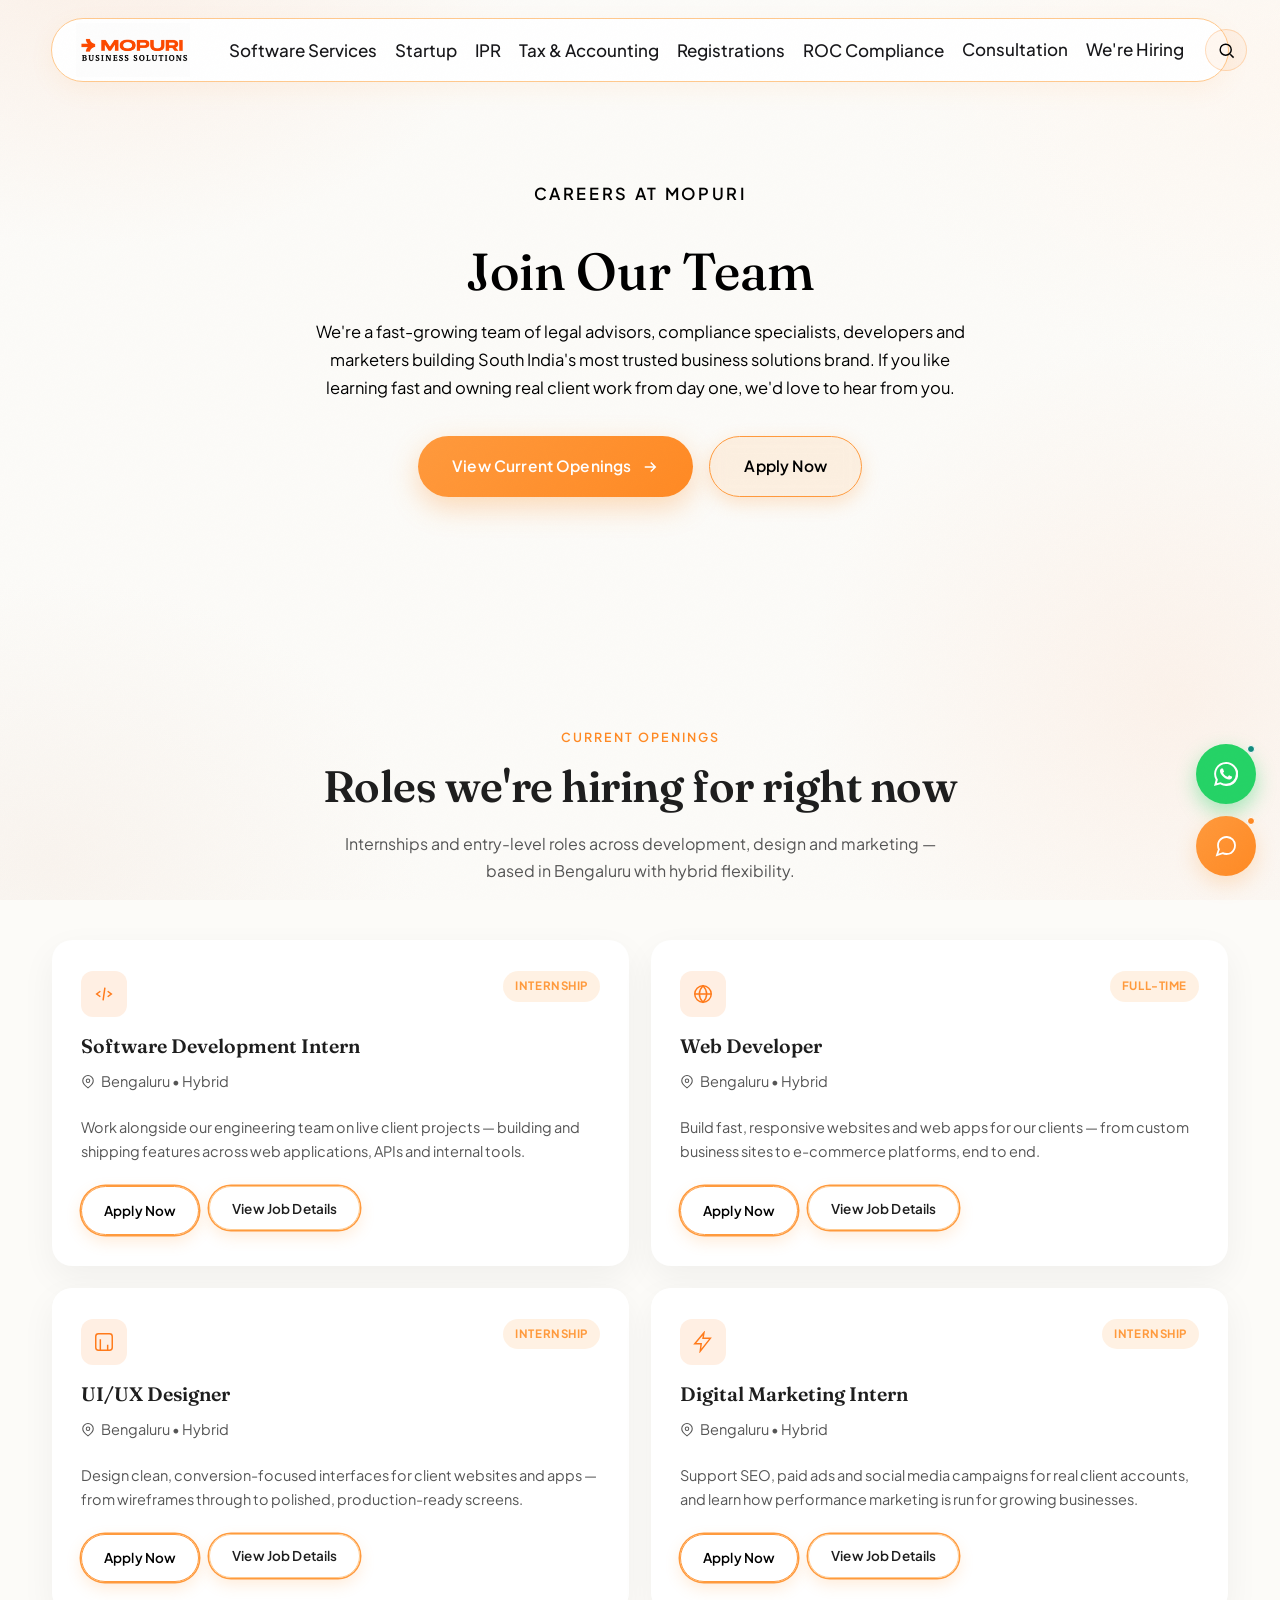
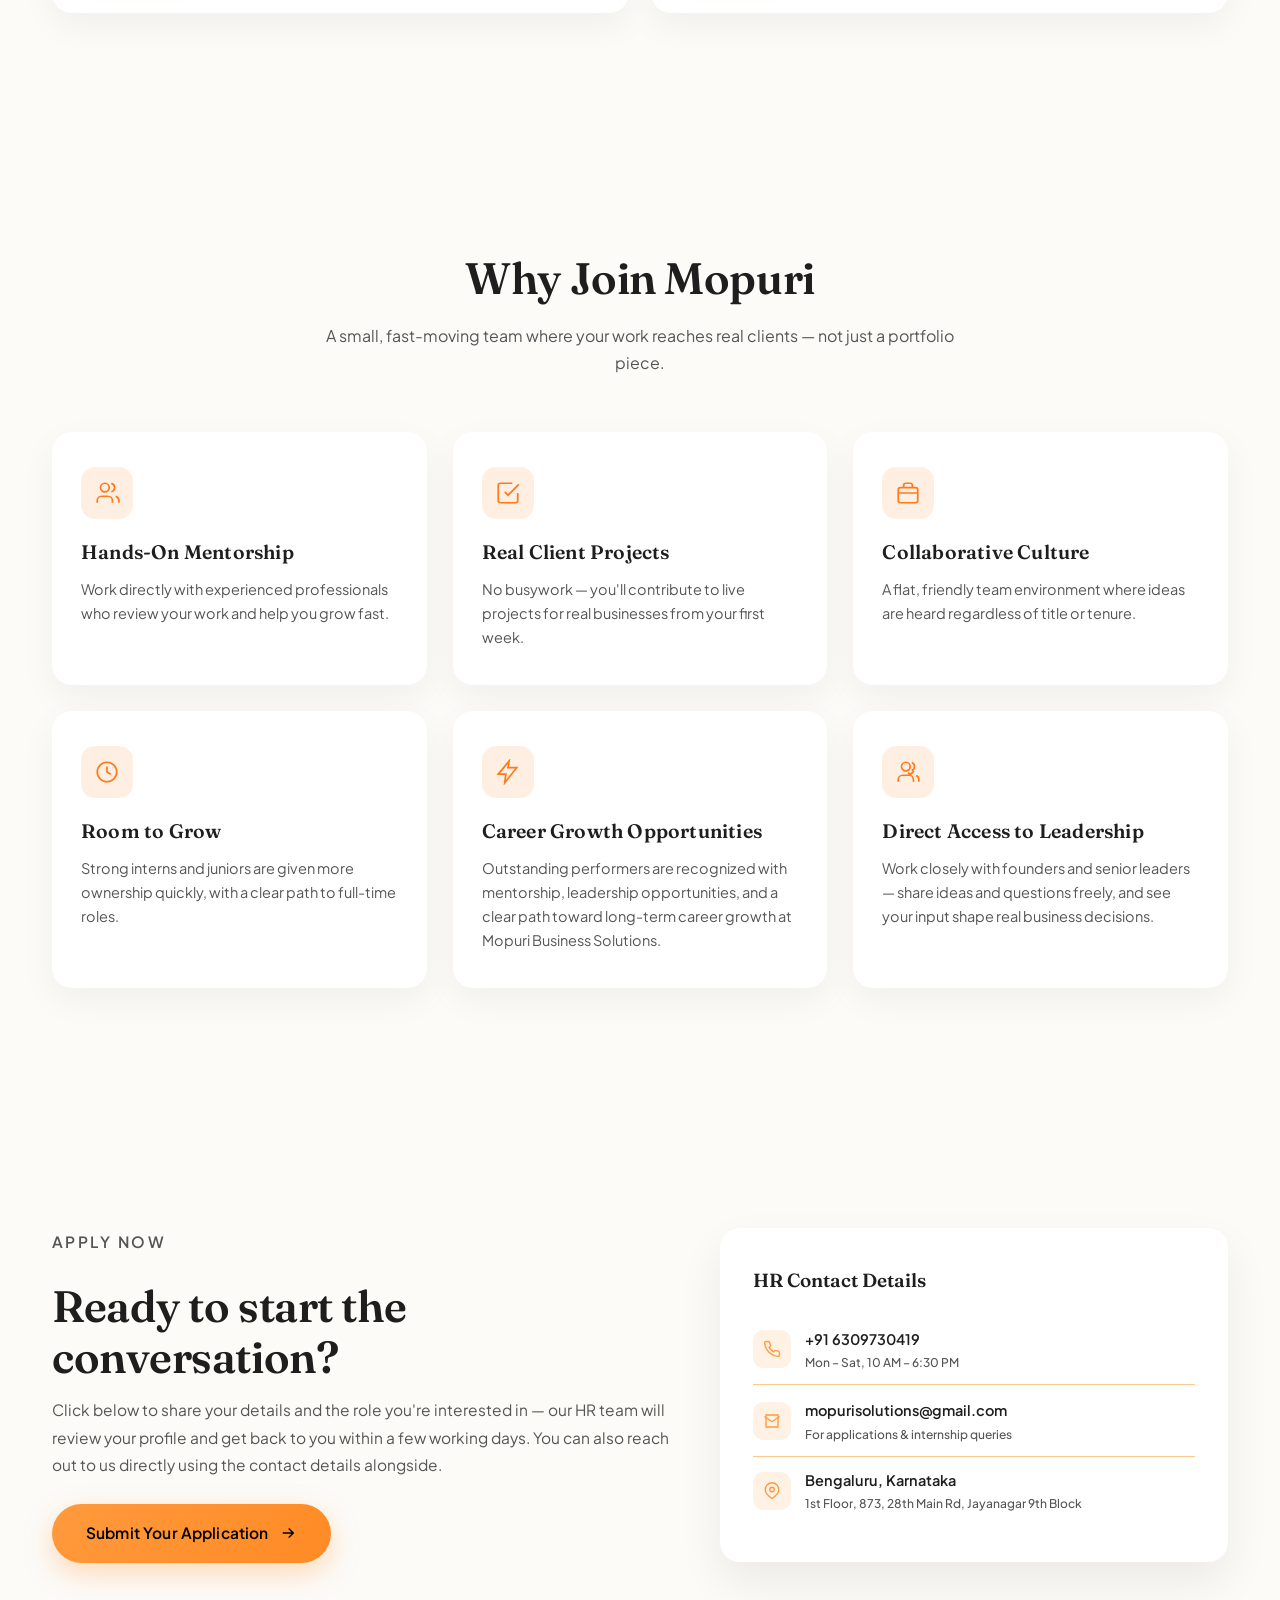
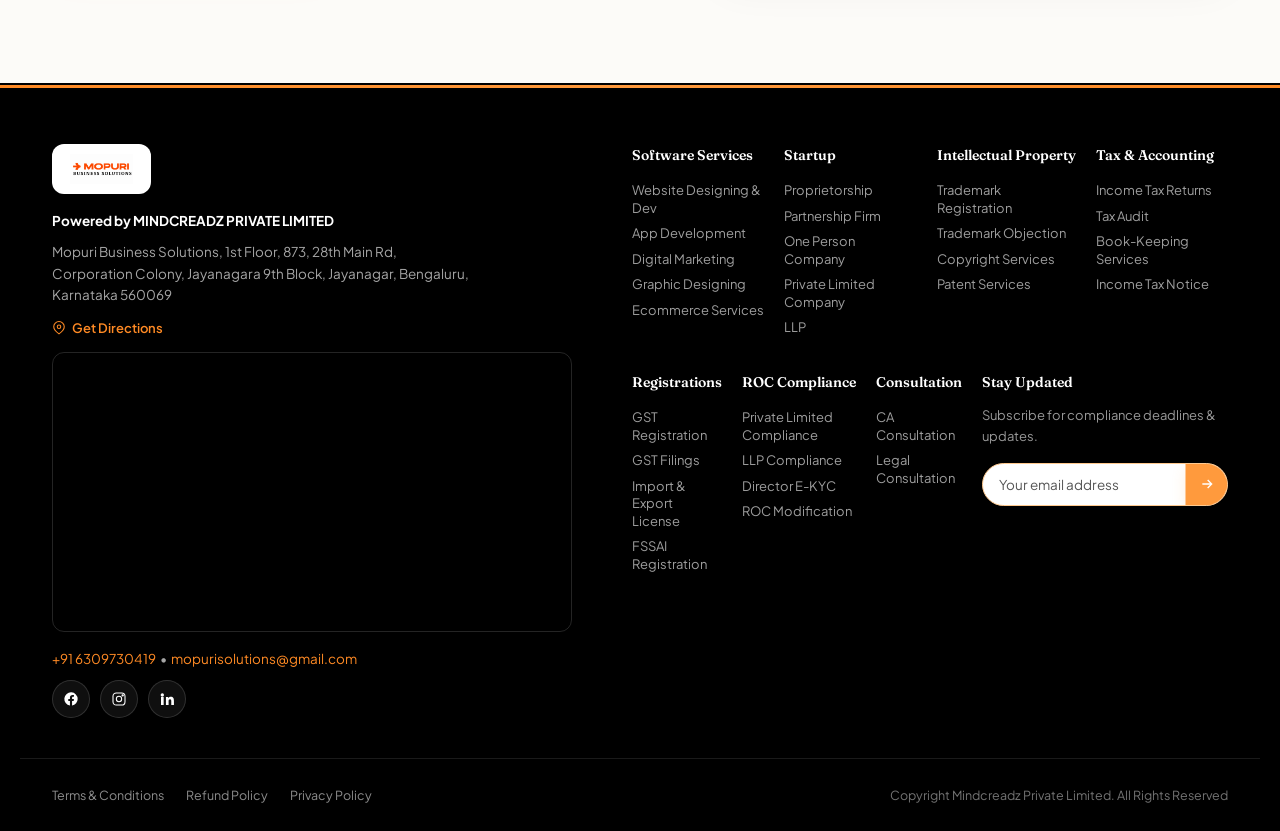
<file: careers.html>
<!DOCTYPE html>
<html lang="en">
<head>
<meta charset="UTF-8">
<meta name="viewport" content="width=device-width, initial-scale=1.0">
<title>We're Hiring — Careers at Mopuri Business Solutions</title>
<meta name="description" content="Explore internships and open roles at Mopuri Business Solutions. Join our team across software development, design and digital marketing.">
<link rel="preconnect" href="https://fonts.googleapis.com">
<link rel="preconnect" href="https://fonts.gstatic.com" crossorigin>
<link href="https://fonts.googleapis.com/css2?family=Fraunces:opsz,wght@9..144,300;9..144,400;9..144,500;9..144,600;9..144,700&family=Plus+Jakarta+Sans:wght@300;400;500;600;700;800&display=swap" rel="stylesheet">
<link rel="icon" type="image/png" href="assets/logo-mark.png">
<link rel="apple-touch-icon" href="assets/logo-mark.png">
<meta name="theme-color" content="#ff7a00">
<link rel="stylesheet" href="css/style.css">
<link rel="stylesheet" href="css/careers.css">
<link rel="stylesheet" href="css/premium-enhancements.css">
</head>
<body>

<!-- ============ CUSTOM CURSOR / SEAL RIPPLE LAYER ============ -->
<div class="grain-overlay" aria-hidden="true"></div>

<!-- ============ NAVBAR ============ -->
<header class="navbar" id="navbar">
  <div class="navbar-inner">
    <a href="index.html" class="brand">
      <img src="assets/logo.png" alt="Mopuri Business Solutions" class="brand-logo">
    </a>

    <nav class="main-nav" id="mainNav">
      <ul class="nav-list">
        <li class="has-mega">
          <button class="nav-link" aria-expanded="false">Software Services</button>
          <div class="mega-panel">
            <a href="service.html?id=website-designing-development">Website Designing &amp; Development</a>
            <a href="service.html?id=app-development">App Development</a>
            <a href="service.html?id=digital-marketing">Digital Marketing</a>
            <a href="service.html?id=graphic-designing">Graphic Designing</a>
            <a href="service.html?id=ecommerce-services">Ecommerce Services</a>
          </div>
        </li>
        <li class="has-mega">
          <button class="nav-link" aria-expanded="false">Startup</button>
          <div class="mega-panel">
            <a href="service.html?id=proprietorship">Proprietorship</a>
            <a href="service.html?id=partnership-firm">Partnership Firm</a>
            <a href="service.html?id=one-person-company">One Person Company</a>
            <a href="service.html?id=private-limited-company">Private Limited Company</a>
            <a href="service.html?id=limited-liability-partnership-llp">Limited Liability Partnership (LLP)</a>
            <a href="service.html?id=public-limited-company">Public Limited Company</a>
            <a href="service.html?id=nidhi-limited-company">Nidhi Limited Company</a>
            <a href="service.html?id=section-8-company">Section 8 Company</a>
            <a href="service.html?id=ngo-registration">NGO Registration</a>
            <a href="service.html?id=indian-subsidiary-company">Indian Subsidiary Company</a>
          </div>
        </li>
        <li class="has-mega">
          <button class="nav-link" aria-expanded="false">IPR</button>
          <div class="mega-panel">
            <a href="service.html?id=trademark-registration">Trademark Registration</a>
            <a href="service.html?id=trademark-objection">Trademark Objection</a>
            <a href="service.html?id=trademark-hearing">Trademark Hearing</a>
            <a href="service.html?id=trademark-opposition">Trademark Opposition</a>
            <a href="service.html?id=trademark-legal-certificate">Trademark Legal Certificate</a>
            <a href="service.html?id=copyright-services">Copyright Services</a>
            <a href="service.html?id=design-services">Design Services</a>
            <a href="service.html?id=patent-services">Patent Services</a>
          </div>
        </li>
        <li class="has-mega">
          <button class="nav-link" aria-expanded="false">Tax &amp; Accounting</button>
          <div class="mega-panel">
            <a href="service.html?id=income-tax-returns">Income Tax Returns</a>
            <a href="service.html?id=form-itr-1-form-16">Form ITR 1 (Form 16)</a>
            <a href="service.html?id=form-itr-2-directors-huf">Form ITR 2 (Directors / HUF)</a>
            <a href="service.html?id=form-itr-3-proprietor-other">Form ITR 3 (Proprietor/Other)</a>
            <a href="service.html?id=form-itr-4-professional-commission">Form ITR 4 (Professional/Commission)</a>
            <a href="service.html?id=form-itr-5-partnership-llp">Form ITR 5 (Partnership/LLP)</a>
            <a href="service.html?id=form-itr-6-company">Form ITR 6 (Company)</a>
            <a href="service.html?id=tax-audit">Tax Audit</a>
            <a href="service.html?id=financial-preparation">Financial Preparation</a>
            <a href="service.html?id=book-keeping-services">Book-Keeping Services</a>
            <a href="service.html?id=income-tax-notice">Income Tax Notice</a>
          </div>
        </li>
        <li class="has-mega">
          <button class="nav-link" aria-expanded="false">Registrations</button>
          <div class="mega-panel">
            <a href="service.html?id=gst-registration">GST Registration</a>
            <a href="service.html?id=gst-filings">GST Filings</a>
            <a href="service.html?id=gst-e-way-billing">GST E-Way Billing</a>
            <a href="service.html?id=gst-modification">GST Modification</a>
            <a href="service.html?id=import-export-license">Import &amp; Export License</a>
            <a href="service.html?id=fssai-registration-foscos">FSSAI Registration (FoSCoS)</a>
            <a href="service.html?id=fssai-state-license-foscos">FSSAI State License (FoSCoS)</a>
            <a href="service.html?id=fssai-central-license-foscos">FSSAI Central License (FoSCoS)</a>
            <a href="service.html?id=fssai-modification-foscos">FSSAI Modification (FoSCoS)</a>
            <a href="service.html?id=fssai-renewal-foscos">FSSAI Renewal (FoSCoS)</a>
            <a href="service.html?id=epf-registration-compliance">EPF Registration / Compliance</a>
            <a href="service.html?id=esi-registration-compliance">ESI Registration / Compliance</a>
          </div>
        </li>
        <li class="has-mega">
          <button class="nav-link" aria-expanded="false">ROC Compliance</button>
          <div class="mega-panel">
            <a href="service.html?id=private-limited-compliance">Private Limited Compliance</a>
            <a href="service.html?id=llp-compliance">LLP Compliance</a>
            <a href="service.html?id=public-limited-compliance">Public Limited Compliance</a>
            <a href="service.html?id=section-8-compliance">Section 8 Compliance</a>
            <a href="service.html?id=director-e-kyc-dir-3">Director E-KYC (DIR 3)</a>
            <a href="service.html?id=roc-modification">ROC Modification</a>
            <a href="service.html?id=share-transfer">Share Transfer</a>
          </div>
        </li>
        <li class="nav-item-plain">
          <a href="index.html#consultation" class="nav-link nav-link-plain js-consult-trigger">Consultation</a>
        </li>
        <li class="nav-item-plain">
          <a href="careers.html" class="nav-link nav-link-plain">We're Hiring</a>
        </li>
      </ul>
    </nav>

    <div class="navbar-right">
      <button class="search-toggle" id="searchToggle" aria-label="Open search">
        <svg viewBox="0 0 24 24" width="19" height="19" fill="none" stroke="currentColor" stroke-width="1.8"><circle cx="11" cy="11" r="7"/><path d="M21 21l-4.3-4.3"/></svg>
      </button>
      <button class="hamburger" id="hamburger" aria-label="Open menu">
        <span></span><span></span><span></span>
      </button>
    </div>
  </div>

  <div class="search-panel" id="searchPanel">
    <div class="search-panel-inner">
      <svg viewBox="0 0 24 24" width="20" height="20" fill="none" stroke="currentColor" stroke-width="1.8"><circle cx="11" cy="11" r="7"/><path d="M21 21l-4.3-4.3"/></svg>
      <input type="text" id="searchInput" placeholder="Search services — GST, Trademark, Company Registration…" autocomplete="off">
      <button class="search-close" id="searchClose" aria-label="Close search">&times;</button>
    </div>
    <div class="search-results" id="searchResults"></div>
  </div>
</header>

<!-- ============ MOBILE NAV ============ -->
<div class="mobile-nav" id="mobileNav">
  <div class="mobile-nav-inner" id="mobileNavInner"></div>
</div>
<div class="nav-scrim" id="navScrim"></div>

<main>

<!-- ============ INTRO ============ -->
<section class="careers-intro">
  <div class="container careers-intro-content">
    <p class="eyebrow reveal-up" data-delay="0">Careers at Mopuri</p>
    <h1 class="reveal-up" data-delay="1">Join Our Team</h1>
    <p class="reveal-up" data-delay="2">We're a fast-growing team of legal advisors, compliance specialists, developers and marketers building South India's most trusted business solutions brand. If you like learning fast and owning real client work from day one, we'd love to hear from you.</p>
    <div class="careers-intro-actions reveal-up" data-delay="3">
      <a href="#openings" class="btn btn-primary btn-lg" data-magnetic>
        <span>View Current Openings</span>
        <svg viewBox="0 0 24 24" width="18" height="18" fill="none" stroke="currentColor" stroke-width="2"><path d="M5 12h14M13 6l6 6-6 6"/></svg>
      </a>
      <a href="#apply" class="btn btn-ghost btn-lg js-job-apply-trigger" data-magnetic>Apply Now</a>
    </div>
  </div>
</section>

<!-- ============ CURRENT OPENINGS ============ -->
<section class="section" id="openings">
  <div class="container">
    <div class="section-head">
      <p class="eyebrow reveal-up">Current Openings</p>
      <h2 class="section-title reveal-up">Roles we're hiring for right now</h2>
      <p class="section-desc reveal-up" data-delay="1">Internships and entry-level roles across development, design and marketing — based in Bengaluru with hybrid flexibility.</p>
    </div>

    <div class="job-grid">
      <article class="job-card reveal-up" data-delay="0">
        <div class="job-card-top">
          <span class="job-icon">
            <svg viewBox="0 0 24 24" width="22" height="22" fill="none" stroke="currentColor" stroke-width="1.6"><path d="M8 9l-4 3 4 3M16 9l4 3-4 3M13 5l-2 14"/></svg>
          </span>
          <span class="job-type-badge">Internship</span>
        </div>
        <h3>Software Development Intern</h3>
        <p class="job-meta">
          <svg viewBox="0 0 24 24" width="14" height="14" fill="none" stroke="currentColor" stroke-width="1.8"><path d="M21 10c0 6-9 12-9 12s-9-6-9-12a9 9 0 0118 0z"/><circle cx="12" cy="10" r="3"/></svg>
          Bengaluru &#8226; Hybrid
        </p>
        <p>Work alongside our engineering team on live client projects — building and shipping features across web applications, APIs and internal tools.</p>
        <div class="job-card-actions">
          <a href="#apply" class="btn btn-outline js-job-apply-trigger" data-role="Software Development Intern">Apply Now</a>
          <button type="button" class="btn btn-view-details js-job-details-trigger" data-role="Software Development Intern">View Job Details</button>
        </div>
      </article>

      <article class="job-card reveal-up" data-delay="1">
        <div class="job-card-top">
          <span class="job-icon">
            <svg viewBox="0 0 24 24" width="22" height="22" fill="none" stroke="currentColor" stroke-width="1.6"><circle cx="12" cy="12" r="9"/><path d="M3 12h18M12 3c2.5 2.6 4 6 4 9s-1.5 6.4-4 9c-2.5-2.6-4-6-4-9s1.5-6.4 4-9z"/></svg>
          </span>
          <span class="job-type-badge">Full-time</span>
        </div>
        <h3>Web Developer</h3>
        <p class="job-meta">
          <svg viewBox="0 0 24 24" width="14" height="14" fill="none" stroke="currentColor" stroke-width="1.8"><path d="M21 10c0 6-9 12-9 12s-9-6-9-12a9 9 0 0118 0z"/><circle cx="12" cy="10" r="3"/></svg>
          Bengaluru &#8226; Hybrid
        </p>
        <p>Build fast, responsive websites and web apps for our clients — from custom business sites to e-commerce platforms, end to end.</p>
        <div class="job-card-actions">
          <a href="#apply" class="btn btn-outline js-job-apply-trigger" data-role="Web Developer">Apply Now</a>
          <button type="button" class="btn btn-view-details js-job-details-trigger" data-role="Web Developer">View Job Details</button>
        </div>
      </article>

      <article class="job-card reveal-up" data-delay="2">
        <div class="job-card-top">
          <span class="job-icon">
            <svg viewBox="0 0 24 24" width="22" height="22" fill="none" stroke="currentColor" stroke-width="1.6"><rect x="3" y="3" width="18" height="18" rx="3"/><path d="M8 21V9M16 21v-6"/></svg>
          </span>
          <span class="job-type-badge">Internship</span>
        </div>
        <h3>UI/UX Designer</h3>
        <p class="job-meta">
          <svg viewBox="0 0 24 24" width="14" height="14" fill="none" stroke="currentColor" stroke-width="1.8"><path d="M21 10c0 6-9 12-9 12s-9-6-9-12a9 9 0 0118 0z"/><circle cx="12" cy="10" r="3"/></svg>
          Bengaluru &#8226; Hybrid
        </p>
        <p>Design clean, conversion-focused interfaces for client websites and apps — from wireframes through to polished, production-ready screens.</p>
        <div class="job-card-actions">
          <a href="#apply" class="btn btn-outline js-job-apply-trigger" data-role="UI/UX Designer">Apply Now</a>
          <button type="button" class="btn btn-view-details js-job-details-trigger" data-role="UI/UX Designer">View Job Details</button>
        </div>
      </article>

      <article class="job-card reveal-up" data-delay="3">
        <div class="job-card-top">
          <span class="job-icon">
            <svg viewBox="0 0 24 24" width="22" height="22" fill="none" stroke="currentColor" stroke-width="1.6"><path d="M13 2L3 14h7l-1 8 11-14h-8l1-6z"/></svg>
          </span>
          <span class="job-type-badge">Internship</span>
        </div>
        <h3>Digital Marketing Intern</h3>
        <p class="job-meta">
          <svg viewBox="0 0 24 24" width="14" height="14" fill="none" stroke="currentColor" stroke-width="1.8"><path d="M21 10c0 6-9 12-9 12s-9-6-9-12a9 9 0 0118 0z"/><circle cx="12" cy="10" r="3"/></svg>
          Bengaluru &#8226; Hybrid
        </p>
        <p>Support SEO, paid ads and social media campaigns for real client accounts, and learn how performance marketing is run for growing businesses.</p>
        <div class="job-card-actions">
          <a href="#apply" class="btn btn-outline js-job-apply-trigger" data-role="Digital Marketing Intern">Apply Now</a>
          <button type="button" class="btn btn-view-details js-job-details-trigger" data-role="Digital Marketing Intern">View Job Details</button>
        </div>
      </article>
    </div>
  </div>
</section>

<!-- ============ WHY JOIN MOPURI ============ -->
<section class="why-choose section" id="why-join">
  <div class="container">
    <div class="section-head">
      <h2 class="section-title reveal-up">Why Join Mopuri</h2>
      <p class="section-desc reveal-up" data-delay="1">A small, fast-moving team where your work reaches real clients — not just a portfolio piece.</p>
    </div>

    <div class="why-choose-grid">
      <div class="why-choose-card reveal-up" data-delay="0">
        <span class="why-choose-icon">
          <svg viewBox="0 0 24 24" width="26" height="26" fill="none" stroke="currentColor" stroke-width="1.6"><path d="M17 21v-2a4 4 0 00-4-4H7a4 4 0 00-4 4v2"/><circle cx="10" cy="7" r="4"/><path d="M23 21v-2a4 4 0 00-3-3.87"/><path d="M16 3.13a4 4 0 010 7.75"/></svg>
        </span>
        <h3>Hands-On Mentorship</h3>
        <p>Work directly with experienced professionals who review your work and help you grow fast.</p>
      </div>

      <div class="why-choose-card reveal-up" data-delay="1">
        <span class="why-choose-icon">
          <svg viewBox="0 0 24 24" width="26" height="26" fill="none" stroke="currentColor" stroke-width="1.6"><path d="M9 11l3 3L22 4"/><path d="M21 12v7a2 2 0 01-2 2H5a2 2 0 01-2-2V5a2 2 0 012-2h11"/></svg>
        </span>
        <h3>Real Client Projects</h3>
        <p>No busywork — you'll contribute to live projects for real businesses from your first week.</p>
      </div>

      <div class="why-choose-card reveal-up" data-delay="2">
        <span class="why-choose-icon">
          <svg viewBox="0 0 24 24" width="26" height="26" fill="none" stroke="currentColor" stroke-width="1.6"><rect x="3" y="7" width="18" height="14" rx="2"/><path d="M8 7V5a2 2 0 012-2h4a2 2 0 012 2v2"/><path d="M3 12h18"/></svg>
        </span>
        <h3>Collaborative Culture</h3>
        <p>A flat, friendly team environment where ideas are heard regardless of title or tenure.</p>
      </div>

      <div class="why-choose-card reveal-up" data-delay="3">
        <span class="why-choose-icon">
          <svg viewBox="0 0 24 24" width="26" height="26" fill="none" stroke="currentColor" stroke-width="1.6"><circle cx="12" cy="12" r="9"/><path d="M12 7v5l3.5 2"/></svg>
        </span>
        <h3>Room to Grow</h3>
        <p>Strong interns and juniors are given more ownership quickly, with a clear path to full-time roles.</p>
      </div>

      <div class="why-choose-card reveal-up" data-delay="4">
        <span class="why-choose-icon">
          <svg viewBox="0 0 24 24" width="26" height="26" fill="none" stroke="currentColor" stroke-width="1.6"><path d="M13 2L3 14h7l-1 8 11-14h-8l1-6z"/></svg>
        </span>
        <h3>Career Growth Opportunities</h3>
        <p>Outstanding performers are recognized with mentorship, leadership opportunities, and a clear path toward long-term career growth at Mopuri Business Solutions.</p>
      </div>

      <div class="why-choose-card reveal-up" data-delay="5">
        <span class="why-choose-icon">
          <svg viewBox="0 0 24 24" width="26" height="26" fill="none" stroke="currentColor" stroke-width="1.6"><path d="M17 21v-2a4 4 0 00-4-4H7a4 4 0 00-4 4v2"/><circle cx="10" cy="7" r="4"/><path d="M22 21v-2a4 4 0 00-2.5-3.71"/><path d="M15.5 3.29a4 4 0 010 7.42"/><path d="M12 12.5l2 2 3.5-3.5"/></svg>
        </span>
        <h3>Direct Access to Leadership</h3>
        <p>Work closely with founders and senior leaders — share ideas and questions freely, and see your input shape real business decisions.</p>
      </div>
    </div>
  </div>
</section>
<!-- ============ APPLY / HR CONTACT ============ -->
<section class="section" id="apply">
  <div class="container careers-apply-wrap">
    <div class="careers-apply-copy">
      <p class="eyebrow reveal-up">Apply Now</p>
      <h2 class="section-title reveal-up">Ready to start the conversation?</h2>
      <p class="reveal-up" data-delay="1">Click below to share your details and the role you're interested in — our HR team will review your profile and get back to you within a few working days. You can also reach out to us directly using the contact details alongside.</p>
      <a href="#apply" class="btn btn-primary btn-lg js-job-apply-trigger reveal-up" data-delay="2" data-magnetic>
        <span>Submit Your Application</span>
        <svg viewBox="0 0 24 24" width="18" height="18" fill="none" stroke="currentColor" stroke-width="2"><path d="M5 12h14M13 6l6 6-6 6"/></svg>
      </a>
    </div>

    <div class="careers-hr-card reveal-up" data-delay="1">
      <h3>HR Contact Details</h3>
      <div class="careers-hr-row">
        <span class="hr-icon">
          <svg viewBox="0 0 24 24" width="18" height="18" fill="none" stroke="currentColor" stroke-width="1.8"><path d="M22 16.92v3a2 2 0 01-2.18 2 19.8 19.8 0 01-8.63-3.07 19.5 19.5 0 01-6-6 19.8 19.8 0 01-3.07-8.67A2 2 0 014.11 2h3a2 2 0 012 1.72c.13.96.36 1.9.7 2.81a2 2 0 01-.45 2.11L8.09 9.91a16 16 0 006 6l1.27-1.27a2 2 0 012.11-.45c.9.34 1.85.57 2.81.7A2 2 0 0122 16.92z"/></svg>
        </span>
        <div>
          <a href="tel:+916309730419">+91 6309730419</a>
          <small>Mon &#8211; Sat, 10 AM &#8211; 6:30 PM</small>
        </div>
      </div>
      <div class="careers-hr-row">
        <span class="hr-icon">
          <svg viewBox="0 0 24 24" width="18" height="18" fill="none" stroke="currentColor" stroke-width="1.8"><path d="M4 4h16v16H4z"/><path d="M22 6l-10 7L2 6"/></svg>
        </span>
        <div>
          <a href="mailto:mopurisolutions@gmail.com">mopurisolutions@gmail.com</a>
          <small>For applications &amp; internship queries</small>
        </div>
      </div>
      <div class="careers-hr-row">
        <span class="hr-icon">
          <svg viewBox="0 0 24 24" width="18" height="18" fill="none" stroke="currentColor" stroke-width="1.8"><path d="M21 10c0 6-9 12-9 12s-9-6-9-12a9 9 0 0118 0z"/><circle cx="12" cy="10" r="3"/></svg>
        </span>
        <div>
          <p>Bengaluru, Karnataka</p>
          <small>1st Floor, 873, 28th Main Rd, Jayanagar 9th Block</small>
        </div>
      </div>
    </div>
  </div>
</section>

</main>
<!-- ============ FOOTER ============ -->
<footer class="footer">
  <div class="footer-gradient-divider"></div>
  <div class="container footer-top">
    <div class="footer-brand">
      <a href="index.html" class="footer-logo-badge" aria-label="Mopuri Business Solutions — Home">
        <img src="assets/logo.png" alt="Mopuri Business Solutions" class="footer-logo">
      </a>
      <p><strong>Powered by MINDCREADZ PRIVATE LIMITED</strong></p>
      <p class="footer-address">Mopuri Business Solutions, 1st Floor, 873, 28th Main Rd, Corporation Colony, Jayanagara 9th Block, Jayanagar, Bengaluru, Karnataka 560069</p>
      <a class="footer-directions-link" href="https://www.google.com/maps/dir/?api=1&destination=Mopuri+Business+Solutions+1st+Floor+873+28th+Main+Rd+Corporation+Colony+Jayanagara+9th+Block+Jayanagar+Bengaluru+Karnataka+560069" target="_blank" rel="noopener">
        <svg viewBox="0 0 24 24" width="14" height="14" fill="none" stroke="currentColor" stroke-width="1.8"><path d="M21 10c0 6-9 12-9 12s-9-6-9-12a9 9 0 0118 0z"/><circle cx="12" cy="10" r="3"/></svg>
        Get Directions
      </a>
      <div class="footer-map">
        <iframe
          src="https://www.google.com/maps?q=Mopuri+Business+Solutions,1st+Floor,873,28th+Main+Rd,Corporation+Colony,Jayanagara+9th+Block,Jayanagar,Bengaluru,Karnataka+560069&output=embed"
          title="Mopuri Business Solutions office location on Google Maps"
          loading="lazy"
          referrerpolicy="no-referrer-when-downgrade"
          allowfullscreen>
        </iframe>
      </div>
      <p class="footer-contacts"><a href="tel:+916309730419">+91 6309730419</a> &nbsp;&#8226;&nbsp; <a href="mailto:mopurisolutions@gmail.com">mopurisolutions@gmail.com</a></p>
      <div class="social-row">
        <a href="https://www.facebook.com/profile.php?id=61572897300471" target="_blank" rel="noopener" aria-label="Facebook" class="social-icon"><svg viewBox="0 0 24 24" width="16" height="16" fill="currentColor"><path d="M22 12a10 10 0 10-11.6 9.9v-7H7.9V12h2.5V9.8c0-2.5 1.5-3.9 3.8-3.9 1.1 0 2.2.2 2.2.2v2.4h-1.2c-1.2 0-1.6.8-1.6 1.6V12h2.8l-.4 2.9h-2.4v7A10 10 0 0022 12z"/></svg></a>
        <a href="https://www.instagram.com/mopuri_business_solutions/" target="_blank" rel="noopener" aria-label="Instagram" class="social-icon"><svg viewBox="0 0 24 24" width="16" height="16" fill="none" stroke="currentColor" stroke-width="1.6"><rect x="3" y="3" width="18" height="18" rx="5"/><circle cx="12" cy="12" r="4"/><circle cx="17.5" cy="6.5" r="1"/></svg></a>
        <a href="https://www.linkedin.com/in/mopuri-business-solutions-87264a297" target="_blank" rel="noopener" aria-label="LinkedIn" class="social-icon"><svg viewBox="0 0 24 24" width="16" height="16" fill="currentColor"><path d="M4.98 3.5a2.5 2.5 0 11-.02 5 2.5 2.5 0 01.02-5zM3 8.98h4v12H3v-12zm7 0h3.8v1.64h.05c.53-1 1.83-2.06 3.77-2.06 4.03 0 4.78 2.66 4.78 6.12v6.3h-4v-5.59c0-1.33-.02-3.05-1.86-3.05-1.86 0-2.15 1.45-2.15 2.95v5.69h-4v-12z"/></svg></a>
      </div>
    </div>

    <div class="footer-links-grid">
      <div class="footer-links-row footer-links-row-1">
        <div class="footer-col">
          <h4>Software Services</h4>
          <a href="service.html?id=website-designing-development">Website Designing &amp; Dev</a>
          <a href="service.html?id=app-development">App Development</a>
          <a href="service.html?id=digital-marketing">Digital Marketing</a>
          <a href="service.html?id=graphic-designing">Graphic Designing</a>
          <a href="service.html?id=ecommerce-services">Ecommerce Services</a>
        </div>

        <div class="footer-col">
          <h4>Startup</h4>
          <a href="service.html?id=proprietorship">Proprietorship</a>
          <a href="service.html?id=partnership-firm">Partnership Firm</a>
          <a href="service.html?id=one-person-company">One Person Company</a>
          <a href="service.html?id=private-limited-company">Private Limited Company</a>
          <a href="service.html?id=limited-liability-partnership-llp">LLP</a>
        </div>

        <div class="footer-col">
          <h4>Intellectual Property</h4>
          <a href="service.html?id=trademark-registration">Trademark Registration</a>
          <a href="service.html?id=trademark-objection">Trademark Objection</a>
          <a href="service.html?id=copyright-services">Copyright Services</a>
          <a href="service.html?id=patent-services">Patent Services</a>
        </div>

        <div class="footer-col">
          <h4>Tax &amp; Accounting</h4>
          <a href="service.html?id=income-tax-returns">Income Tax Returns</a>
          <a href="service.html?id=tax-audit">Tax Audit</a>
          <a href="service.html?id=book-keeping-services">Book-Keeping Services</a>
          <a href="service.html?id=income-tax-notice">Income Tax Notice</a>
        </div>
      </div>

      <div class="footer-links-row footer-links-row-2">
        <div class="footer-col">
          <h4>Registrations</h4>
          <a href="service.html?id=gst-registration">GST Registration</a>
          <a href="service.html?id=gst-filings">GST Filings</a>
          <a href="service.html?id=import-export-license">Import &amp; Export License</a>
          <a href="service.html?id=fssai-registration-foscos">FSSAI Registration</a>
        </div>

        <div class="footer-col">
          <h4>ROC Compliance</h4>
          <a href="service.html?id=private-limited-compliance">Private Limited Compliance</a>
          <a href="service.html?id=llp-compliance">LLP Compliance</a>
          <a href="service.html?id=director-e-kyc-dir-3">Director E-KYC</a>
          <a href="service.html?id=roc-modification">ROC Modification</a>
        </div>

        <div class="footer-col">
          <h4>Consultation</h4>
          <a href="service.html?id=ca-consultation">CA Consultation</a>
          <a href="service.html?id=legal-consultation">Legal Consultation</a>
        </div>

        <div class="footer-col footer-col-newsletter">
          <h4>Stay Updated</h4>
          <p>Subscribe for compliance deadlines &amp; updates.</p>
          <form class="newsletter-form" id="newsletterForm">
            <input type="email" name="email" placeholder="Your email address" required>
            <button type="submit" aria-label="Subscribe">
              <svg viewBox="0 0 24 24" width="16" height="16" fill="none" stroke="currentColor" stroke-width="2"><path d="M5 12h14M13 6l6 6-6 6"/></svg>
            </button>
          </form>
          <p class="newsletter-success" id="newsletterSuccess">Subscribed — thank you!</p>
        </div>
      </div>
    </div>
  </div>

  <div class="container footer-bottom">
    <div class="footer-links">
      <a href="terms.html">Terms &amp; Conditions</a>
      <a href="refund.html">Refund Policy</a>
      <a href="privacy.html">Privacy Policy</a>
    </div>
    <p class="copyright">Copyright Mindcreadz Private Limited. All Rights Reserved</p>
  </div>
</footer>

<!-- ============ WHATSAPP FLOAT ============ -->
<a href="https://wa.me/916309730419" target="_blank" rel="noopener" class="whatsapp-float" aria-label="Chat with us on WhatsApp">
  <svg viewBox="0 0 24 24" width="19" height="19" fill="currentColor"><path d="M17.5 14.4c-.3-.1-1.7-.9-2-1-.3-.1-.5-.1-.7.1-.2.3-.8 1-.9 1.2-.2.2-.3.2-.6.1-.3-.1-1.3-.5-2.4-1.5-.9-.8-1.5-1.8-1.7-2.1-.2-.3 0-.5.1-.6.1-.1.3-.3.4-.5.1-.2.2-.3.3-.5.1-.2 0-.4 0-.5-.1-.1-.7-1.6-.9-2.2-.2-.6-.5-.5-.7-.5h-.6c-.2 0-.5.1-.8.4-.3.3-1 1-1 2.4s1.1 2.8 1.2 3c.1.2 2.1 3.2 5.1 4.5.7.3 1.3.5 1.7.6.7.2 1.4.2 1.9.1.6-.1 1.7-.7 2-1.4.2-.7.2-1.3.2-1.4-.1-.2-.3-.2-.6-.4z"/><path d="M20.5 3.5A11.8 11.8 0 0012 0 11.9 11.9 0 001.7 17.8L0 24l6.3-1.7A11.9 11.9 0 0012 24a11.9 11.9 0 008.5-20.5zM12 21.8a9.8 9.8 0 01-5-1.4l-.4-.2-3.7 1 1-3.6-.2-.4A9.9 9.9 0 1121.9 12 9.9 9.9 0 0112 21.8z"/></svg>
  <span class="whatsapp-ping" aria-hidden="true"></span>
</a>

<!-- ============ AI CHATBOT ============ -->
<div class="chatbot" id="chatbot">
  <button class="chatbot-toggle" id="chatbotToggle" aria-label="Open chat assistant">
    <svg class="icon-chat" viewBox="0 0 24 24" width="17" height="17" fill="none" stroke="currentColor" stroke-width="1.8"><path d="M21 11.5a8.38 8.38 0 01-.9 3.8 8.5 8.5 0 01-7.6 4.7 8.38 8.38 0 01-3.8-.9L3 21l1.9-5.7a8.38 8.38 0 01-.9-3.8 8.5 8.5 0 014.7-7.6 8.38 8.38 0 013.8-.9h.5a8.48 8.48 0 018 8v.5z"/></svg>
    <svg class="icon-close" viewBox="0 0 24 24" width="15" height="15" fill="none" stroke="currentColor" stroke-width="2"><path d="M18 6L6 18M6 6l12 12"/></svg>
    <span class="chatbot-ping" aria-hidden="true"></span>
  </button>

  <div class="chatbot-panel" id="chatbotPanel" role="dialog" aria-label="Mopuri Business Solutions chat assistant">
    <div class="chatbot-header">
      <img src="assets/logo-mark.png" alt="" class="chatbot-header-mark" aria-hidden="true">
      <div class="chatbot-header-text">
        <strong>Mopuri Assistant</strong>
        <span><i class="chatbot-dot"></i> Online — typically replies instantly</span>
      </div>
      <button class="chatbot-close" id="chatbotClose" aria-label="Close chat">&times;</button>
    </div>

    <div class="chatbot-body" id="chatbotBody">
      <div class="chatbot-msg bot">
        <img src="assets/logo-mark.png" alt="" class="chatbot-msg-avatar" aria-hidden="true">
        <div class="chatbot-bubble">Hi there 👋 I'm the Mopuri Assistant. What can I help you with today?</div>
      </div>
      <div class="chatbot-quick-replies" id="chatbotQuickReplies"></div>
    </div>

    <form class="chatbot-input-row" id="chatbotForm">
      <input type="text" id="chatbotInput" placeholder="Type your message…" autocomplete="off">
      <button type="submit" aria-label="Send message">
        <svg viewBox="0 0 24 24" width="18" height="18" fill="none" stroke="currentColor" stroke-width="2"><path d="M22 2L11 13M22 2l-7 20-4-9-9-4 20-7z"/></svg>
      </button>
    </form>
  </div>
</div>

<!-- ============ JOB APPLICATION MODAL ============ -->
<div class="job-apply-overlay" id="jobApplyOverlay" aria-hidden="true">
  <div class="job-apply-modal" role="dialog" aria-modal="true" aria-labelledby="jobApplyModalTitle">
    <button type="button" class="job-apply-close" id="jobApplyClose" aria-label="Close">
      <svg viewBox="0 0 24 24" width="18" height="18" fill="none" stroke="currentColor" stroke-width="2"><path d="M18 6L6 18M6 6l12 12"/></svg>
    </button>

    <div class="job-apply-modal-body" id="jobApplyModalBody">
      <p class="eyebrow">Job Application</p>
      <h3 id="jobApplyModalTitle">Apply for Career Opportunity</h3>
      <p class="job-apply-modal-sub">Fill in your details to apply for this position. Our recruitment team will review your application and contact shortlisted candidates.</p>

      <form class="job-apply-form" id="jobApplyForm" novalidate>
        <div class="job-apply-form-row">
          <div class="form-field">
            <input type="text" id="jobFirstName" name="firstName" placeholder=" " required>
            <label for="jobFirstName">First Name</label>
            <span class="field-error">Please enter your first name</span>
          </div>
          <div class="form-field">
            <input type="text" id="jobLastName" name="lastName" placeholder=" " required>
            <label for="jobLastName">Last Name</label>
            <span class="field-error">Please enter your last name</span>
          </div>
        </div>

        <div class="form-field">
          <input type="tel" id="jobMobile" name="mobile" placeholder=" " required maxlength="10" inputmode="numeric">
          <label for="jobMobile">Mobile Number</label>
          <span class="field-error">Please enter a valid 10-digit mobile number</span>
        </div>

        <div class="form-field">
          <input type="email" id="jobEmail" name="email" placeholder=" " required>
          <label for="jobEmail">Email Address</label>
          <span class="field-error">Please enter a valid email address</span>
        </div>

        <div class="job-apply-form-row">
          <div class="form-field form-field-select">
            <select id="jobPassedOutYear" name="passedOutYear" required>
              <option value="" disabled selected>Select year</option>
              <option value="2022">2022</option>
              <option value="2023">2023</option>
              <option value="2024">2024</option>
              <option value="2025">2025</option>
              <option value="2026">2026</option>
              <option value="2027">2027</option>
            </select>
            <label class="form-field-select-label" for="jobPassedOutYear">Passed Out Year</label>
            <span class="field-error">Please select your passed out year</span>
          </div>

          <div class="form-field form-field-select">
            <select id="jobRole" name="role" required>
              <option value="" disabled selected>Select a role</option>
              <option value="Software Development Intern">Software Development Intern</option>
              <option value="Web Developer">Web Developer</option>
              <option value="UI/UX Designer">UI/UX Designer</option>
              <option value="Digital Marketing Intern">Digital Marketing Intern</option>
              <option value="General Application">General Application</option>
            </select>
            <label class="form-field-select-label" for="jobRole">Role Applying For</label>
            <span class="field-error">Please select the role you're applying for</span>
          </div>
        </div>

        <div class="job-apply-upload-field">
          <label for="jobResume" class="job-apply-upload-label" id="jobResumeLabel">
            <svg viewBox="0 0 24 24" width="18" height="18" fill="none" stroke="currentColor" stroke-width="1.8"><path d="M12 3v12m0 0l-4-4m4 4l4-4"/><path d="M4 17v2a2 2 0 002 2h12a2 2 0 002-2v-2"/></svg>
            <span id="jobResumeLabelText">Upload Resume (PDF, DOC or DOCX — max 5MB)</span>
          </label>
          <input type="file" id="jobResume" name="resume" accept=".pdf,.doc,.docx" required>
          <span class="field-error" id="jobResumeError">Please upload a PDF, DOC or DOCX file under 5MB</span>
        </div>

        <button type="submit" class="btn btn-primary btn-lg btn-submit" id="jobApplySubmit">
          <span class="btn-submit-label">Submit Application</span>
          <span class="btn-submit-spinner"></span>
        </button>
      </form>
    </div>

    <div class="job-apply-success" id="jobApplySuccess" hidden>
      <span class="job-apply-success-icon">
        <svg viewBox="0 0 24 24" width="34" height="34" fill="none" stroke="currentColor" stroke-width="2"><path d="M20 6L9 17l-5-5"/></svg>
      </span>
      <h3>Application Submitted Successfully!</h3>
      <p>Thank you for applying to Mopuri Business Solutions. Our recruitment team will review your application and contact you if you are shortlisted.</p>
      <button type="button" class="btn btn-outline" id="jobApplySuccessClose">Close</button>
    </div>
  </div>
</div>

<!-- ============ JOB DETAILS MODAL ============ -->
<div class="job-details-overlay" id="jobDetailsOverlay" aria-hidden="true">
  <div class="job-details-modal" role="dialog" aria-modal="true" aria-labelledby="jobDetailsTitle">
    <button type="button" class="job-details-close" id="jobDetailsClose" aria-label="Close">
      <svg viewBox="0 0 24 24" width="18" height="18" fill="none" stroke="currentColor" stroke-width="2"><path d="M18 6L6 18M6 6l12 12"/></svg>
    </button>

    <div class="job-details-scroll" id="jobDetailsScroll">
      <div class="job-details-header">
        <span class="job-type-badge" id="jobDetailsBadge">Internship</span>
        <h3 id="jobDetailsTitle">Job Title</h3>
        <div class="job-details-meta">
          <span class="job-details-meta-item">
            <svg viewBox="0 0 24 24" width="14" height="14" fill="none" stroke="currentColor" stroke-width="1.8"><path d="M21 10c0 6-9 12-9 12s-9-6-9-12a9 9 0 0118 0z"/><circle cx="12" cy="10" r="3"/></svg>
            <span id="jobDetailsLocation">Bengaluru &#8226; Hybrid</span>
          </span>
          <span class="job-details-meta-item">
            <svg viewBox="0 0 24 24" width="14" height="14" fill="none" stroke="currentColor" stroke-width="1.8"><circle cx="12" cy="12" r="9"/><path d="M12 7v5l3.5 2"/></svg>
            <span id="jobDetailsDuration">3&#8211;6 Months</span>
          </span>
          <span class="job-details-meta-item">
            <svg viewBox="0 0 24 24" width="14" height="14" fill="none" stroke="currentColor" stroke-width="1.8"><circle cx="12" cy="12" r="9"/><text x="12" y="16" font-size="11" text-anchor="middle" fill="currentColor" stroke="none" font-family="inherit">&#8377;</text></svg>
            <span id="jobDetailsStipend">To be updated</span>
          </span>
        </div>
      </div>

      <div class="job-details-body">
        <section class="job-details-section">
          <h4>Job Description</h4>
          <p id="jobDetailsDescription"></p>
        </section>

        <section class="job-details-section">
          <h4>Roles &amp; Responsibilities</h4>
          <ul class="job-details-list" id="jobDetailsResponsibilities"></ul>
        </section>

        <section class="job-details-section">
          <h4>Skills Required</h4>
          <div class="job-details-chips" id="jobDetailsSkills"></div>
        </section>

        <section class="job-details-section">
          <h4>Who Can Apply</h4>
          <ul class="job-details-list" id="jobDetailsWhoCanApply"></ul>
        </section>

        <section class="job-details-section">
          <h4>Perks &amp; Benefits</h4>
          <ul class="job-details-list" id="jobDetailsPerks"></ul>
        </section>
      </div>
    </div>

    <div class="job-details-footer">
      <button type="button" class="btn btn-outline" id="jobDetailsCloseFooter">Close</button>
      <button type="button" class="btn btn-primary js-job-apply-trigger" id="jobDetailsApply">Apply Now</button>
    </div>
  </div>
</div>

<script src="js/services-data.js"></script>
<script src="js/form-mailer.js"></script>
<script src="js/script.js"></script>
<script src="js/careers.js"></script>
<script>
  // Safety net: if script.js fails to load (or hasn't run its reveal
  // animation yet), make sure .reveal-up content still becomes visible
  // instead of staying hidden at opacity:0 forever.
  (function () {
    function revealAll() {
      document.querySelectorAll('.reveal-up:not(.in-view)').forEach(function (el) {
        el.classList.add('in-view');
      });
    }
    window.addEventListener('load', function () { setTimeout(revealAll, 1200); });
    document.addEventListener('DOMContentLoaded', function () { setTimeout(revealAll, 2500); });
  })();
</script>
</body>
</html>
</file>
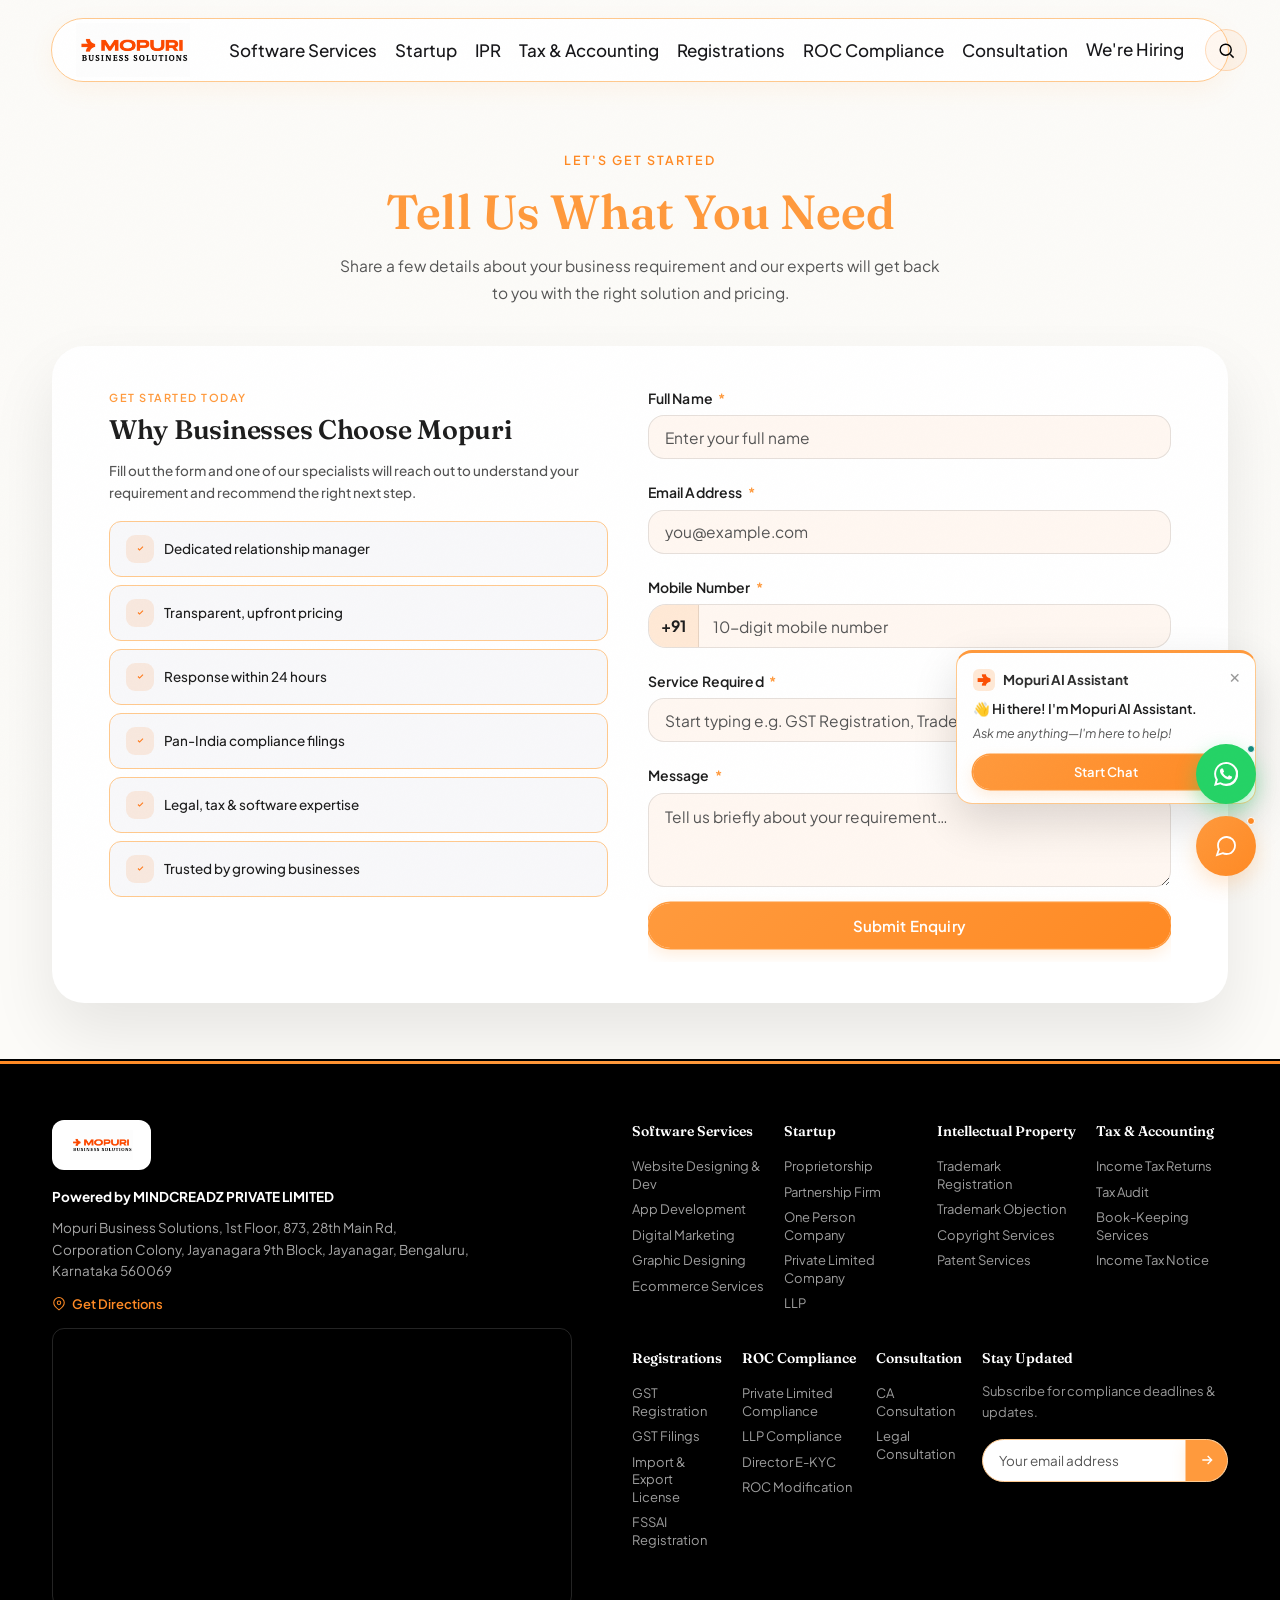
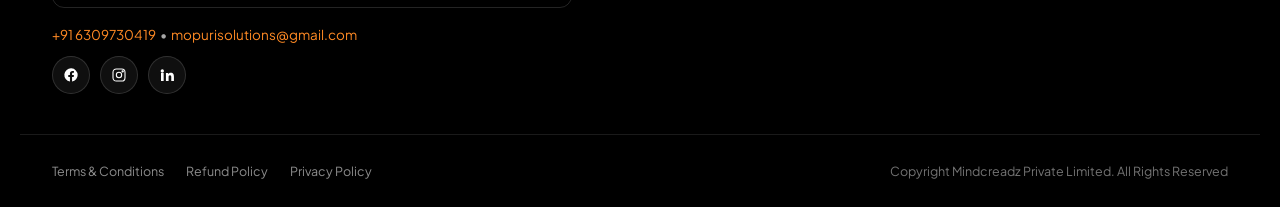
<file: get-started.html>
<!DOCTYPE html>
<html lang="en">
<head>
<meta charset="UTF-8">
<meta name="viewport" content="width=device-width, initial-scale=1.0">
<title>Get Started — Mopuri Business Solutions</title>
<meta name="description" content="Get started with Mopuri Business Solutions. Tell us your requirement and our legal, compliance, tax and software experts will get back to you.">
<link rel="preconnect" href="https://fonts.googleapis.com">
<link rel="preconnect" href="https://fonts.gstatic.com" crossorigin>
<link href="https://fonts.googleapis.com/css2?family=Fraunces:opsz,wght@9..144,300;9..144,400;9..144,500;9..144,600;9..144,700&family=Plus+Jakarta+Sans:wght@300;400;500;600;700;800&display=swap" rel="stylesheet">
<link rel="icon" type="image/png" href="assets/logo-mark.png">
<link rel="apple-touch-icon" href="assets/logo-mark.png">
<meta name="theme-color" content="#ff7a00">
<link rel="stylesheet" href="css/style.css">
<link rel="stylesheet" href="css/premium-enhancements.css">
<link rel="stylesheet" href="css/service.css">
<link rel="stylesheet" href="css/get-started.css">
</head>
<body>

<!-- ============ CUSTOM CURSOR / SEAL RIPPLE LAYER ============ -->
<div class="grain-overlay" aria-hidden="true"></div>

<!-- ============ NAVBAR ============ -->
<header class="navbar" id="navbar">
  <div class="navbar-inner">
    <a href="index.html" class="brand">
      <img src="assets/logo.png" alt="Mopuri Business Solutions" class="brand-logo">
    </a>

    <nav class="main-nav" id="mainNav">
      <ul class="nav-list">
        <li class="has-mega">
          <button class="nav-link" aria-expanded="false">Software Services</button>
          <div class="mega-panel">
            <a href="service.html?id=website-designing-development">Website Designing &amp; Development</a>
            <a href="service.html?id=app-development">App Development</a>
            <a href="service.html?id=digital-marketing">Digital Marketing</a>
            <a href="service.html?id=graphic-designing">Graphic Designing</a>
            <a href="service.html?id=ecommerce-services">Ecommerce Services</a>
          </div>
        </li>
        <li class="has-mega">
          <button class="nav-link" aria-expanded="false">Startup</button>
          <div class="mega-panel">
            <a href="service.html?id=proprietorship">Proprietorship</a>
            <a href="service.html?id=partnership-firm">Partnership Firm</a>
            <a href="service.html?id=one-person-company">One Person Company</a>
            <a href="service.html?id=private-limited-company">Private Limited Company</a>
            <a href="service.html?id=limited-liability-partnership-llp">Limited Liability Partnership (LLP)</a>
            <a href="service.html?id=public-limited-company">Public Limited Company</a>
            <a href="service.html?id=nidhi-limited-company">Nidhi Limited Company</a>
            <a href="service.html?id=section-8-company">Section 8 Company</a>
            <a href="service.html?id=ngo-registration">NGO Registration</a>
            <a href="service.html?id=indian-subsidiary-company">Indian Subsidiary Company</a>
          </div>
        </li>
        <li class="has-mega">
          <button class="nav-link" aria-expanded="false">IPR</button>
          <div class="mega-panel">
            <a href="service.html?id=trademark-registration">Trademark Registration</a>
            <a href="service.html?id=trademark-objection">Trademark Objection</a>
            <a href="service.html?id=trademark-hearing">Trademark Hearing</a>
            <a href="service.html?id=trademark-opposition">Trademark Opposition</a>
            <a href="service.html?id=trademark-legal-certificate">Trademark Legal Certificate</a>
            <a href="service.html?id=copyright-services">Copyright Services</a>
            <a href="service.html?id=design-services">Design Services</a>
            <a href="service.html?id=patent-services">Patent Services</a>
          </div>
        </li>
        <li class="has-mega">
          <button class="nav-link" aria-expanded="false">Tax &amp; Accounting</button>
          <div class="mega-panel">
            <a href="service.html?id=income-tax-returns">Income Tax Returns</a>
            <a href="service.html?id=form-itr-1-form-16">Form ITR 1 (Form 16)</a>
            <a href="service.html?id=form-itr-2-directors-huf">Form ITR 2 (Directors / HUF)</a>
            <a href="service.html?id=form-itr-3-proprietor-other">Form ITR 3 (Proprietor/Other)</a>
            <a href="service.html?id=form-itr-4-professional-commission-other">Form ITR 4 (Professional/Commission)</a>
            <a href="service.html?id=form-itr-5-partnership-llp">Form ITR 5 (Partnership/LLP)</a>
            <a href="service.html?id=form-itr-6-company">Form ITR 6 (Company)</a>
            <a href="service.html?id=tax-audit">Tax Audit</a>
            <a href="service.html?id=financial-preparation">Financial Preparation</a>
            <a href="service.html?id=book-keeping-services">Book-Keeping Services</a>
            <a href="service.html?id=income-tax-notice">Income Tax Notice</a>
          </div>
        </li>
        <li class="has-mega">
          <button class="nav-link" aria-expanded="false">Registrations</button>
          <div class="mega-panel">
            <a href="service.html?id=gst-registration">GST Registration</a>
            <a href="service.html?id=gst-filings">GST Filings</a>
            <a href="service.html?id=import-export-license">Import &amp; Export License</a>
            <a href="service.html?id=fssai-registration-foscos">FSSAI Registration (FoSCoS)</a>
            <a href="service.html?id=fssai-state-license-foscos">FSSAI State License (FoSCoS)</a>
            <a href="service.html?id=fssai-central-license-foscos">FSSAI Central License (FoSCoS)</a>
            <a href="service.html?id=fssai-modification-foscos">FSSAI Modification (FoSCoS)</a>
            <a href="service.html?id=fssai-renewal-foscos">FSSAI Renewal (FoSCoS)</a>
            <a href="service.html?id=epf-registration-compliance">EPF Registration / Compliance</a>
            <a href="service.html?id=esi-registration-compliance">ESI Registration / Compliance</a>
          </div>
        </li>
        <li class="has-mega">
          <button class="nav-link" aria-expanded="false">ROC Compliance</button>
          <div class="mega-panel">
            <a href="service.html?id=private-limited-compliance">Private Limited Compliance</a>
            <a href="service.html?id=llp-compliance">LLP Compliance</a>
            <a href="service.html?id=public-limited-compliance">Public Limited Compliance</a>
            <a href="service.html?id=section-8-compliance">Section 8 Compliance</a>
            <a href="service.html?id=director-e-kyc-dir-3">Director E-KYC (DIR 3)</a>
            <a href="service.html?id=roc-modification">ROC Modification</a>
            <a href="service.html?id=share-transfer">Share Transfer</a>
          </div>
        </li>
        <li class="has-mega">
          <button class="nav-link" aria-expanded="false">Consultation</button>
          <div class="mega-panel">
            <a href="service.html?id=ca-consultation">CA Consultation</a>
            <a href="service.html?id=legal-consultation">Legal Consultation</a>
          </div>
        </li>
        <li class="nav-item-plain">
          <a href="careers.html" class="nav-link nav-link-plain">We're Hiring</a>
        </li>
      </ul>
    </nav>

    <div class="navbar-right">
      <button class="search-toggle" id="searchToggle" aria-label="Open search">
        <svg viewBox="0 0 24 24" width="19" height="19" fill="none" stroke="currentColor" stroke-width="1.8"><circle cx="11" cy="11" r="7"/><path d="M21 21l-4.3-4.3"/></svg>
      </button>
      <button class="hamburger" id="hamburger" aria-label="Open menu">
        <span></span><span></span><span></span>
      </button>
    </div>
  </div>

  <div class="search-panel" id="searchPanel">
    <div class="search-panel-inner">
      <svg viewBox="0 0 24 24" width="20" height="20" fill="none" stroke="currentColor" stroke-width="1.8"><circle cx="11" cy="11" r="7"/><path d="M21 21l-4.3-4.3"/></svg>
      <input type="text" id="searchInput" placeholder="Search services — GST, Trademark, Company Registration…" autocomplete="off">
      <button class="search-close" id="searchClose" aria-label="Close search">&times;</button>
    </div>
    <div class="search-results" id="searchResults"></div>
  </div>
</header>
<!-- ============ MOBILE NAV ============ -->
<div class="mobile-nav" id="mobileNav">
  <div class="mobile-nav-inner" id="mobileNavInner"></div>
</div>
<div class="nav-scrim" id="navScrim"></div>
<main>

<!-- ============ GET STARTED HERO ============ -->
<section class="gs-hero">
  <div class="container gs-hero-content">
    <p class="eyebrow reveal-up" data-delay="0">Let's Get Started</p>
    <h1 class="gs-hero-title reveal-up" data-delay="1">Tell Us What You Need</h1>
    <p class="gs-hero-sub reveal-up" data-delay="2">Share a few details about your business requirement and our experts will get back to you with the right solution and pricing.</p>
  </div>
</section>

<!-- ============ ENQUIRY FORM ============ -->
<section class="leadgen svc-leadgen section gs-form-section">
  <div class="container">
    <div class="svc-leadgen-card reveal-up">
      <div class="leadgen-grid">
        <div class="leadgen-copy">
          <p class="eyebrow reveal-up">Get Started Today</p>
          <h2 class="section-title reveal-up">Why Businesses Choose Mopuri</h2>
          <p class="lede reveal-up" data-delay="1">Fill out the form and one of our specialists will reach out to understand your requirement and recommend the right next step.</p>

          <ul class="leadgen-benefits" id="gsBenefits">
            <li class="reveal-up" data-delay="1"><span class="leadgen-check"><svg viewBox="0 0 24 24" width="15" height="15" fill="none" stroke="currentColor" stroke-width="1.8"><path d="M8 12l2.5 2.5L16 9"/></svg></span>Dedicated relationship manager</li>
            <li class="reveal-up" data-delay="2"><span class="leadgen-check"><svg viewBox="0 0 24 24" width="15" height="15" fill="none" stroke="currentColor" stroke-width="1.8"><path d="M8 12l2.5 2.5L16 9"/></svg></span>Transparent, upfront pricing</li>
            <li class="reveal-up" data-delay="1"><span class="leadgen-check"><svg viewBox="0 0 24 24" width="15" height="15" fill="none" stroke="currentColor" stroke-width="1.8"><path d="M8 12l2.5 2.5L16 9"/></svg></span>Response within 24 hours</li>
            <li class="reveal-up" data-delay="2"><span class="leadgen-check"><svg viewBox="0 0 24 24" width="15" height="15" fill="none" stroke="currentColor" stroke-width="1.8"><path d="M8 12l2.5 2.5L16 9"/></svg></span>Pan-India compliance filings</li>
            <li class="reveal-up" data-delay="1"><span class="leadgen-check"><svg viewBox="0 0 24 24" width="15" height="15" fill="none" stroke="currentColor" stroke-width="1.8"><path d="M8 12l2.5 2.5L16 9"/></svg></span>Legal, tax &amp; software expertise</li>
            <li class="reveal-up" data-delay="2"><span class="leadgen-check"><svg viewBox="0 0 24 24" width="15" height="15" fill="none" stroke="currentColor" stroke-width="1.8"><path d="M8 12l2.5 2.5L16 9"/></svg></span>Trusted by growing businesses</li>
          </ul>
        </div>

        <div class="leadgen-form-wrap reveal-up" data-delay="2">
          <form class="contact-form leadgen-form" id="getStartedForm" novalidate>
            <div class="form-field">
              <label for="gsName">Full Name <span class="req">*</span></label>
              <input type="text" id="gsName" name="name" placeholder="Enter your full name" required>
              <span class="field-error">Please enter your full name.</span>
            </div>

            <div class="form-field">
              <label for="gsEmail">Email Address <span class="req">*</span></label>
              <input type="email" id="gsEmail" name="email" placeholder="you@example.com" required>
              <span class="field-error">Please enter a valid email address.</span>
            </div>

            <div class="form-field form-field-phone-inline">
              <label for="gsPhone">Mobile Number <span class="req">*</span></label>
              <div class="phone-row">
                <span class="phone-prefix-static">+91</span>
                <input type="tel" id="gsPhone" name="phone" placeholder="10-digit mobile number" inputmode="numeric" maxlength="10" required>
              </div>
              <span class="field-error">Please enter a valid 10-digit mobile number.</span>
            </div>

            <div class="form-field gs-service-field" id="gsServiceField">
              <label for="gsService">Service Required <span class="req">*</span></label>
              <input type="text" id="gsService" name="service" placeholder="Start typing e.g. GST Registration, Trademark…" autocomplete="off" required>
              <div class="gs-suggestions" id="gsSuggestions" role="listbox" aria-label="Suggested services" hidden></div>
              <span class="field-error">Please enter the service you're looking for.</span>
            </div>

            <div class="form-field">
              <label for="gsMessage">Message <span class="req">*</span></label>
              <textarea id="gsMessage" name="message" rows="3" placeholder="Tell us briefly about your requirement…"></textarea>
            </div>

            <button type="submit" class="btn btn-primary btn-lg btn-submit" id="gsSubmit">
              <span class="btn-submit-label">Submit Enquiry</span>
              <span class="btn-submit-spinner"></span>
            </button>
            <p class="form-success" id="gsFormSuccess">Thanks! Our team will contact you within 24 hours.</p>
          </form>
        </div>
      </div>
    </div>
  </div>
</section>

</main>
<!-- ============ FOOTER ============ -->
<footer class="footer">
  <div class="footer-gradient-divider"></div>
  <div class="container footer-top">
    <div class="footer-brand">
      <a href="index.html" class="footer-logo-badge" aria-label="Mopuri Business Solutions — Home">
        <img src="assets/logo.png" alt="Mopuri Business Solutions" class="footer-logo">
      </a>
      <p><strong>Powered by MINDCREADZ PRIVATE LIMITED</strong></p>
      <p class="footer-address">Mopuri Business Solutions, 1st Floor, 873, 28th Main Rd, Corporation Colony, Jayanagara 9th Block, Jayanagar, Bengaluru, Karnataka 560069</p>
      <a class="footer-directions-link" href="https://www.google.com/maps/dir/?api=1&destination=Mopuri+Business+Solutions+1st+Floor+873+28th+Main+Rd+Corporation+Colony+Jayanagara+9th+Block+Jayanagar+Bengaluru+Karnataka+560069" target="_blank" rel="noopener">
        <svg viewBox="0 0 24 24" width="14" height="14" fill="none" stroke="currentColor" stroke-width="1.8"><path d="M21 10c0 6-9 12-9 12s-9-6-9-12a9 9 0 0118 0z"/><circle cx="12" cy="10" r="3"/></svg>
        Get Directions
      </a>
      <div class="footer-map">
        <iframe
          src="https://www.google.com/maps?q=Mopuri+Business+Solutions,1st+Floor,873,28th+Main+Rd,Corporation+Colony,Jayanagara+9th+Block,Jayanagar,Bengaluru,Karnataka+560069&output=embed"
          title="Mopuri Business Solutions office location on Google Maps"
          loading="lazy"
          referrerpolicy="no-referrer-when-downgrade"
          allowfullscreen>
        </iframe>
      </div>
      <p class="footer-contacts"><a href="tel:+916309730419">+91 6309730419</a> &nbsp;&#8226;&nbsp; <a href="mailto:mopurisolutions@gmail.com">mopurisolutions@gmail.com</a></p>
      <div class="social-row">
        <a href="https://www.facebook.com/profile.php?id=61572897300471" target="_blank" rel="noopener" aria-label="Facebook" class="social-icon"><svg viewBox="0 0 24 24" width="16" height="16" fill="currentColor"><path d="M22 12a10 10 0 10-11.6 9.9v-7H7.9V12h2.5V9.8c0-2.5 1.5-3.9 3.8-3.9 1.1 0 2.2.2 2.2.2v2.4h-1.2c-1.2 0-1.6.8-1.6 1.6V12h2.8l-.4 2.9h-2.4v7A10 10 0 0022 12z"/></svg></a>
        <a href="https://www.instagram.com/mopuri_business_solutions/" target="_blank" rel="noopener" aria-label="Instagram" class="social-icon"><svg viewBox="0 0 24 24" width="16" height="16" fill="none" stroke="currentColor" stroke-width="1.6"><rect x="3" y="3" width="18" height="18" rx="5"/><circle cx="12" cy="12" r="4"/><circle cx="17.5" cy="6.5" r="1"/></svg></a>
        <a href="https://www.linkedin.com/in/mopuri-business-solutions-87264a297" target="_blank" rel="noopener" aria-label="LinkedIn" class="social-icon"><svg viewBox="0 0 24 24" width="16" height="16" fill="currentColor"><path d="M4.98 3.5a2.5 2.5 0 11-.02 5 2.5 2.5 0 01.02-5zM3 8.98h4v12H3v-12zm7 0h3.8v1.64h.05c.53-1 1.83-2.06 3.77-2.06 4.03 0 4.78 2.66 4.78 6.12v6.3h-4v-5.59c0-1.33-.02-3.05-1.86-3.05-1.86 0-2.15 1.45-2.15 2.95v5.69h-4v-12z"/></svg></a>
      </div>
    </div>

    <div class="footer-links-grid">
      <div class="footer-links-row footer-links-row-1">
        <div class="footer-col">
          <h4>Software Services</h4>
          <a href="service.html?id=website-designing-development">Website Designing &amp; Dev</a>
          <a href="service.html?id=app-development">App Development</a>
          <a href="service.html?id=digital-marketing">Digital Marketing</a>
          <a href="service.html?id=graphic-designing">Graphic Designing</a>
          <a href="service.html?id=ecommerce-services">Ecommerce Services</a>
        </div>

        <div class="footer-col">
          <h4>Startup</h4>
          <a href="service.html?id=proprietorship">Proprietorship</a>
          <a href="service.html?id=partnership-firm">Partnership Firm</a>
          <a href="service.html?id=one-person-company">One Person Company</a>
          <a href="service.html?id=private-limited-company">Private Limited Company</a>
          <a href="service.html?id=limited-liability-partnership-llp">LLP</a>
        </div>

        <div class="footer-col">
          <h4>Intellectual Property</h4>
          <a href="service.html?id=trademark-registration">Trademark Registration</a>
          <a href="service.html?id=trademark-objection">Trademark Objection</a>
          <a href="service.html?id=copyright-services">Copyright Services</a>
          <a href="service.html?id=patent-services">Patent Services</a>
        </div>

        <div class="footer-col">
          <h4>Tax &amp; Accounting</h4>
          <a href="service.html?id=income-tax-returns">Income Tax Returns</a>
          <a href="service.html?id=tax-audit">Tax Audit</a>
          <a href="service.html?id=book-keeping-services">Book-Keeping Services</a>
          <a href="service.html?id=income-tax-notice">Income Tax Notice</a>
        </div>
      </div>

      <div class="footer-links-row footer-links-row-2">
        <div class="footer-col">
          <h4>Registrations</h4>
          <a href="service.html?id=gst-registration">GST Registration</a>
          <a href="service.html?id=gst-filings">GST Filings</a>
          <a href="service.html?id=import-export-license">Import &amp; Export License</a>
          <a href="service.html?id=fssai-registration-foscos">FSSAI Registration</a>
        </div>

        <div class="footer-col">
          <h4>ROC Compliance</h4>
          <a href="service.html?id=private-limited-compliance">Private Limited Compliance</a>
          <a href="service.html?id=llp-compliance">LLP Compliance</a>
          <a href="service.html?id=director-e-kyc-dir-3">Director E-KYC</a>
          <a href="service.html?id=roc-modification">ROC Modification</a>
        </div>

        <div class="footer-col">
          <h4>Consultation</h4>
          <a href="service.html?id=ca-consultation">CA Consultation</a>
          <a href="service.html?id=legal-consultation">Legal Consultation</a>
        </div>

        <div class="footer-col footer-col-newsletter">
          <h4>Stay Updated</h4>
          <p>Subscribe for compliance deadlines &amp; updates.</p>
          <form class="newsletter-form" id="newsletterForm">
            <input type="email" name="email" placeholder="Your email address" required>
            <button type="submit" aria-label="Subscribe">
              <svg viewBox="0 0 24 24" width="16" height="16" fill="none" stroke="currentColor" stroke-width="2"><path d="M5 12h14M13 6l6 6-6 6"/></svg>
            </button>
          </form>
          <p class="newsletter-success" id="newsletterSuccess">Subscribed — thank you!</p>
        </div>
      </div>
    </div>
  </div>

  <div class="container footer-bottom">
    <div class="footer-links">
      <a href="terms.html">Terms &amp; Conditions</a>
      <a href="refund.html">Refund Policy</a>
      <a href="privacy.html">Privacy Policy</a>
    </div>
    <p class="copyright">Copyright Mindcreadz Private Limited. All Rights Reserved</p>
  </div>
</footer>

<!-- ============ WHATSAPP FLOAT ============ -->
<a href="https://wa.me/916309730419" target="_blank" rel="noopener" class="whatsapp-float" aria-label="Chat with us on WhatsApp">
  <svg viewBox="0 0 24 24" width="19" height="19" fill="currentColor"><path d="M17.5 14.4c-.3-.1-1.7-.9-2-1-.3-.1-.5-.1-.7.1-.2.3-.8 1-.9 1.2-.2.2-.3.2-.6.1-.3-.1-1.3-.5-2.4-1.5-.9-.8-1.5-1.8-1.7-2.1-.2-.3 0-.5.1-.6.1-.1.3-.3.4-.5.1-.2.2-.3.3-.5.1-.2 0-.4 0-.5-.1-.1-.7-1.6-.9-2.2-.2-.6-.5-.5-.7-.5h-.6c-.2 0-.5.1-.8.4-.3.3-1 1-1 2.4s1.1 2.8 1.2 3c.1.2 2.1 3.2 5.1 4.5.7.3 1.3.5 1.7.6.7.2 1.4.2 1.9.1.6-.1 1.7-.7 2-1.4.2-.7.2-1.3.2-1.4-.1-.2-.3-.2-.6-.4z"/><path d="M20.5 3.5A11.8 11.8 0 0012 0 11.9 11.9 0 001.7 17.8L0 24l6.3-1.7A11.9 11.9 0 0012 24a11.9 11.9 0 008.5-20.5zM12 21.8a9.8 9.8 0 01-5-1.4l-.4-.2-3.7 1 1-3.6-.2-.4A9.9 9.9 0 1121.9 12 9.9 9.9 0 0112 21.8z"/></svg>
  <span class="whatsapp-ping" aria-hidden="true"></span>
</a>

<!-- ============ CHATBOT WELCOME POPUP ============ -->
<div class="chatbot-welcome" id="chatbotWelcome" role="dialog" aria-label="Mopuri Assistant welcome message">
  <button class="chatbot-welcome-close" id="chatbotWelcomeClose" aria-label="Close welcome message">&times;</button>
  <div class="chatbot-welcome-head">
    <img src="assets/logo-mark.png" alt="" class="chatbot-welcome-avatar" aria-hidden="true">
    <strong>Mopuri AI Assistant</strong>
  </div>
  <div class="chatbot-welcome-body">
    <p class="chatbot-welcome-greet">👋 Hi there! I'm Mopuri AI Assistant.</p>
    <p class="chatbot-welcome-cta">Ask me anything—I'm here to help!</p>
  </div>
  <button class="chatbot-welcome-start" id="chatbotWelcomeStart">Start Chat</button>
</div>

<!-- ============ AI CHATBOT ============ -->
<div class="chatbot" id="chatbot">
  <button class="chatbot-toggle" id="chatbotToggle" aria-label="Open chat assistant">
    <svg class="icon-chat" viewBox="0 0 24 24" width="17" height="17" fill="none" stroke="currentColor" stroke-width="1.8"><path d="M21 11.5a8.38 8.38 0 01-.9 3.8 8.5 8.5 0 01-7.6 4.7 8.38 8.38 0 01-3.8-.9L3 21l1.9-5.7a8.38 8.38 0 01-.9-3.8 8.5 8.5 0 014.7-7.6 8.38 8.38 0 013.8-.9h.5a8.48 8.48 0 018 8v.5z"/></svg>
    <svg class="icon-close" viewBox="0 0 24 24" width="15" height="15" fill="none" stroke="currentColor" stroke-width="2"><path d="M18 6L6 18M6 6l12 12"/></svg>
    <span class="chatbot-ping" aria-hidden="true"></span>
  </button>

  <div class="chatbot-panel" id="chatbotPanel" role="dialog" aria-label="Mopuri Business Solutions chat assistant">
    <div class="chatbot-header">
      <img src="assets/logo-mark.png" alt="" class="chatbot-header-mark" aria-hidden="true">
      <div class="chatbot-header-text">
        <strong>Mopuri Assistant</strong>
        <span><i class="chatbot-dot"></i> Online — typically replies instantly</span>
      </div>
      <button class="chatbot-close" id="chatbotClose" aria-label="Close chat">&times;</button>
    </div>

    <div class="chatbot-body" id="chatbotBody">
      <div class="chatbot-msg bot">
        <img src="assets/logo-mark.png" alt="" class="chatbot-msg-avatar" aria-hidden="true">
        <div class="chatbot-bubble">Hi there 👋 I'm the Mopuri Assistant. What can I help you with today?</div>
      </div>
      <div class="chatbot-quick-replies" id="chatbotQuickReplies"></div>

    <form class="chatbot-input-row" id="chatbotForm">
      <input type="text" id="chatbotInput" placeholder="Type your message…" autocomplete="off">
      <button type="submit" aria-label="Send message">
        <svg viewBox="0 0 24 24" width="18" height="18" fill="none" stroke="currentColor" stroke-width="2"><path d="M22 2L11 13M22 2l-7 20-4-9-9-4 20-7z"/></svg>
      </button>
    </form>
  </div>
</div>

<script src="js/services-data.js"></script>
<script src="js/form-mailer.js"></script>
<script src="js/script.js"></script>
<script src="js/account.js"></script>
<script src="js/get-started.js"></script>
<script>
  // Safety net: if script.js fails to load (or hasn't run its reveal
  // animation yet), make sure .reveal-up content still becomes visible
  // instead of staying hidden at opacity:0 forever.
  (function () {
    function revealAll() {
      document.querySelectorAll('.reveal-up:not(.in-view)').forEach(function (el) {
        el.classList.add('in-view');
      });
    }
    window.addEventListener('load', function () { setTimeout(revealAll, 1200); });
    document.addEventListener('DOMContentLoaded', function () { setTimeout(revealAll, 2500); });
  })();
</script>
</body>
</html>
</file>
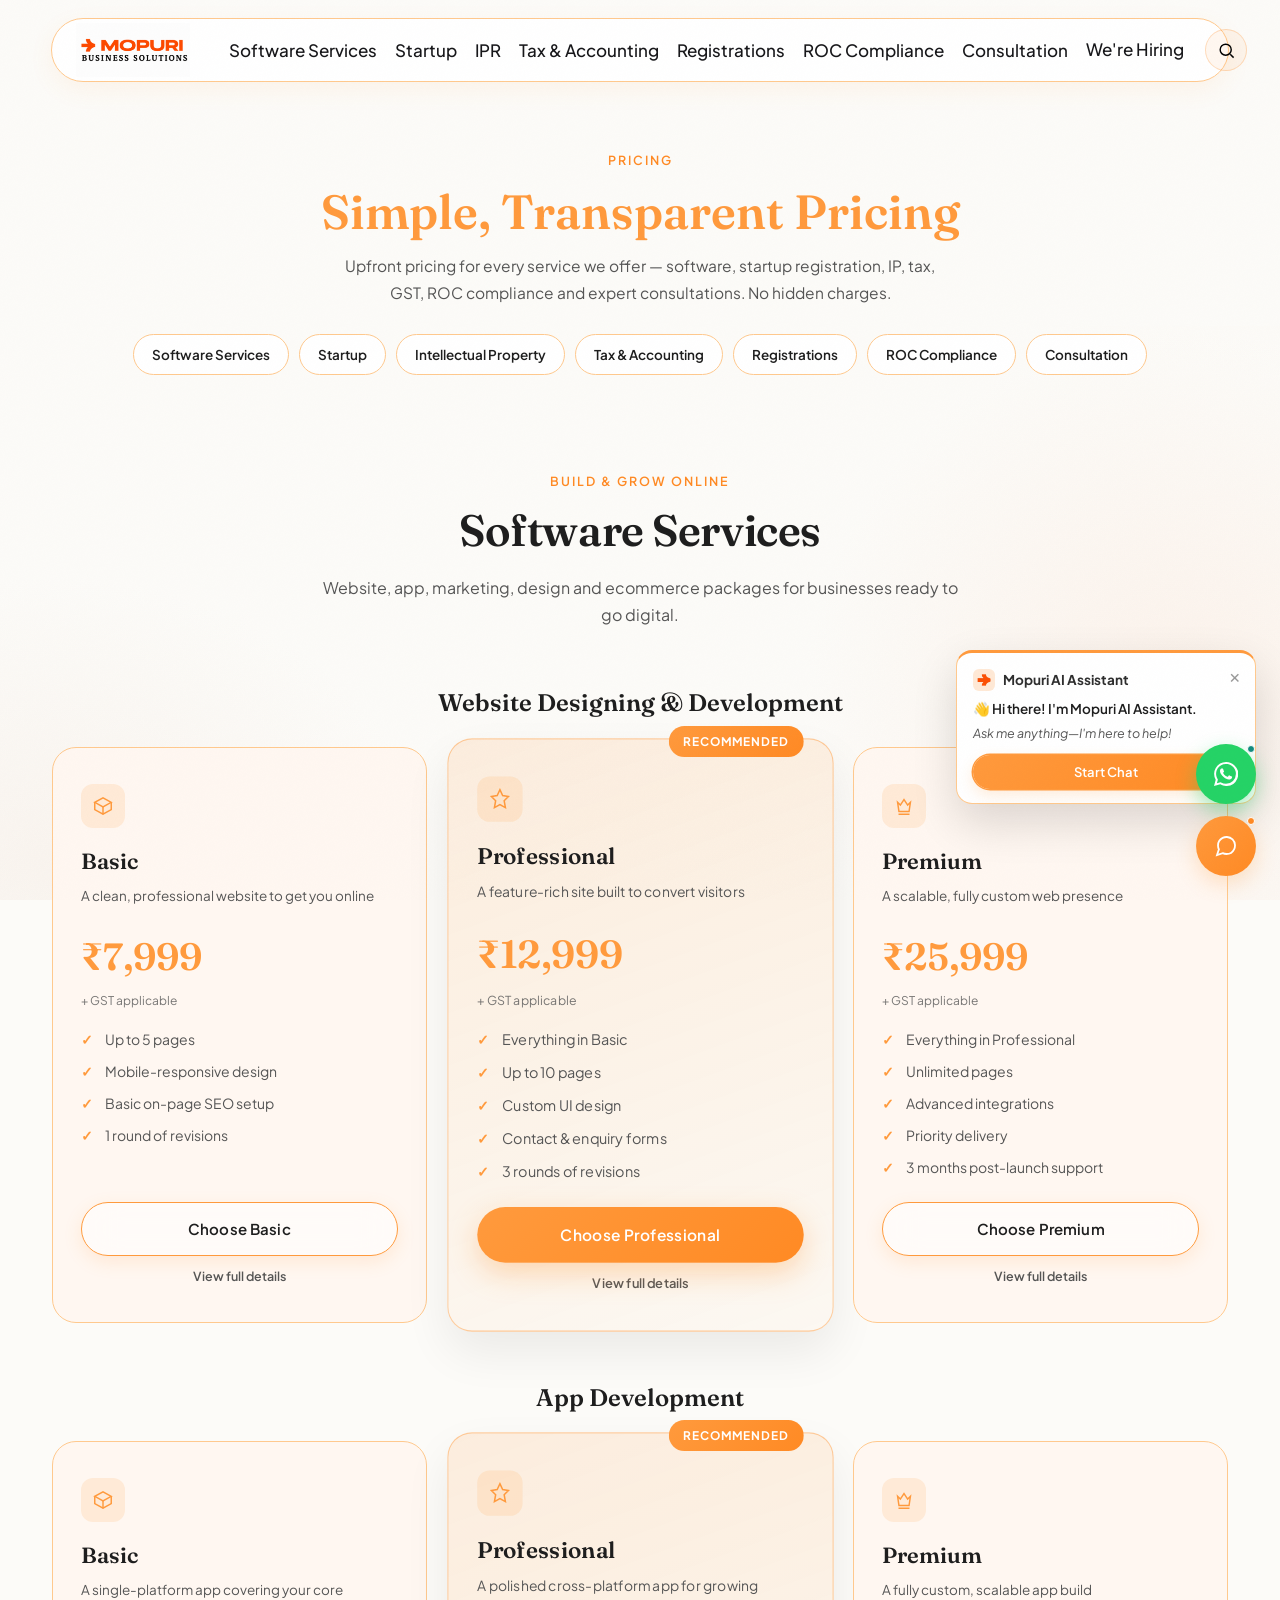
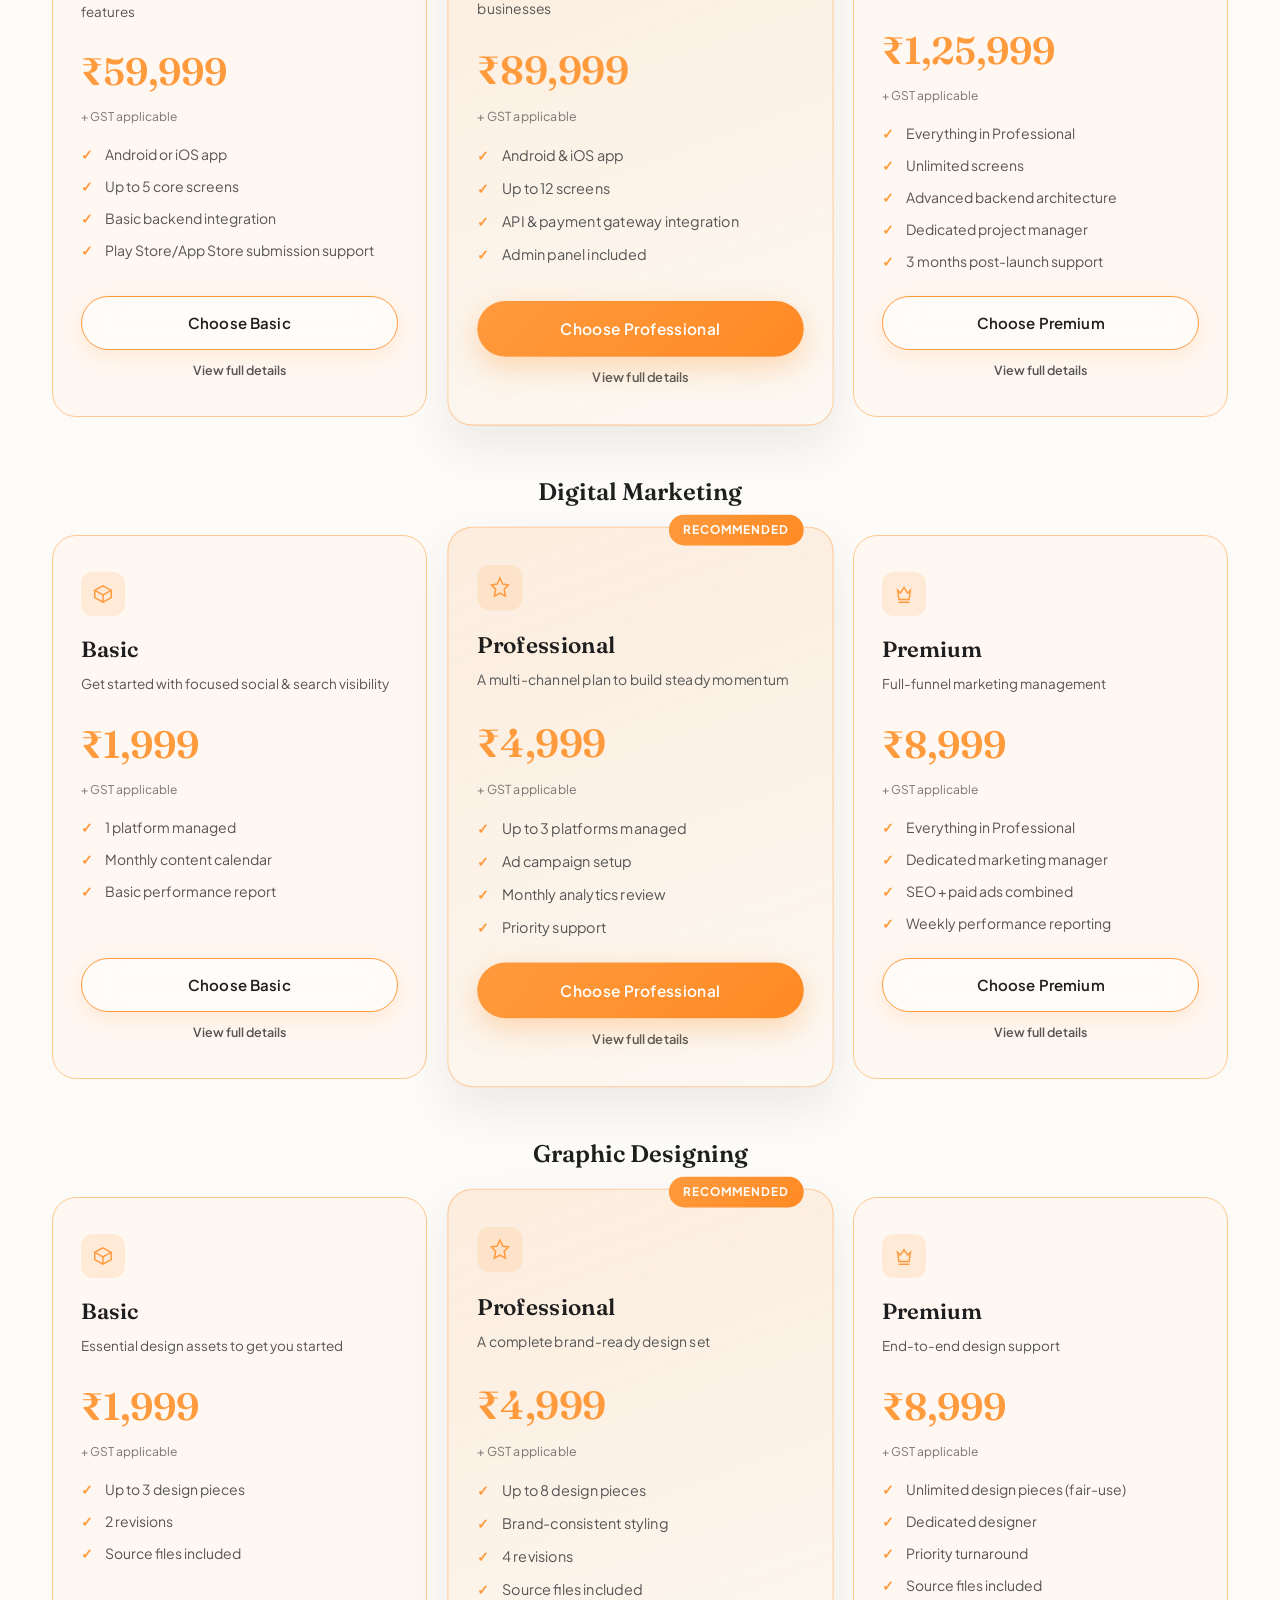
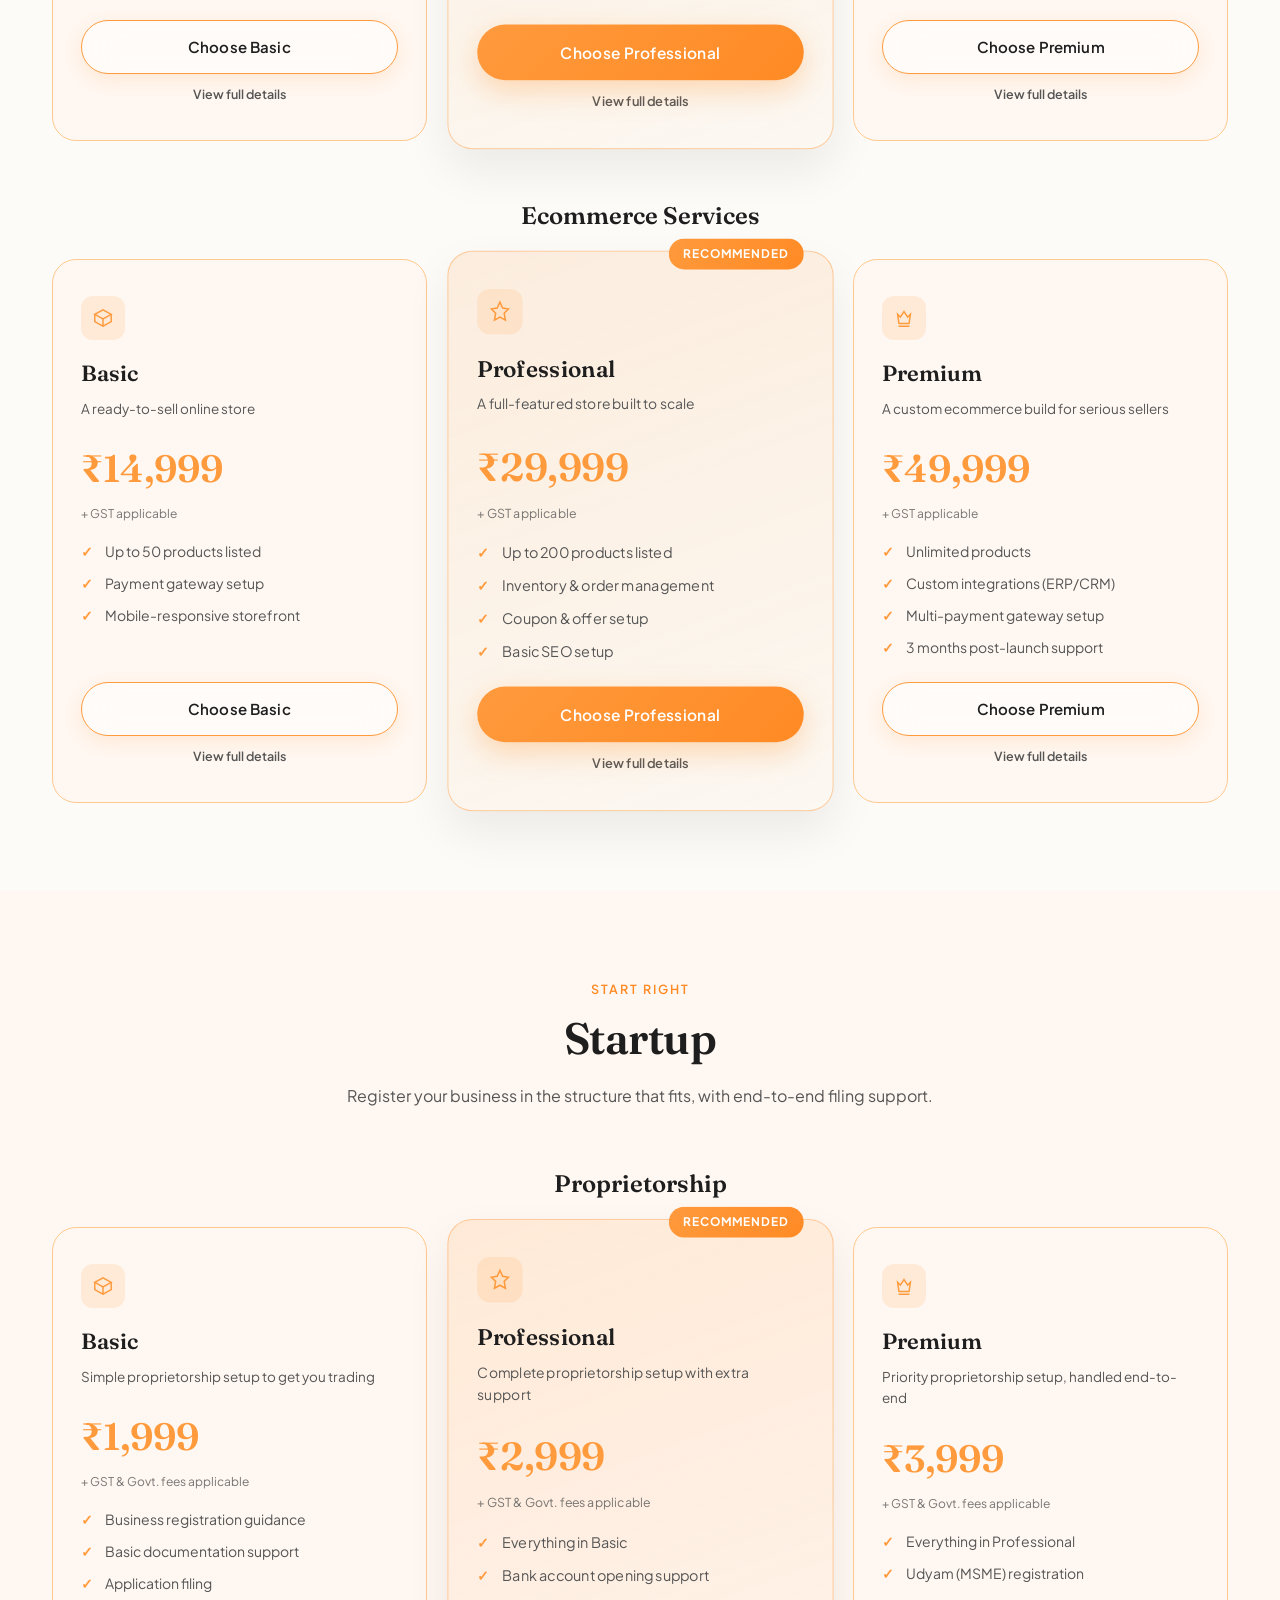
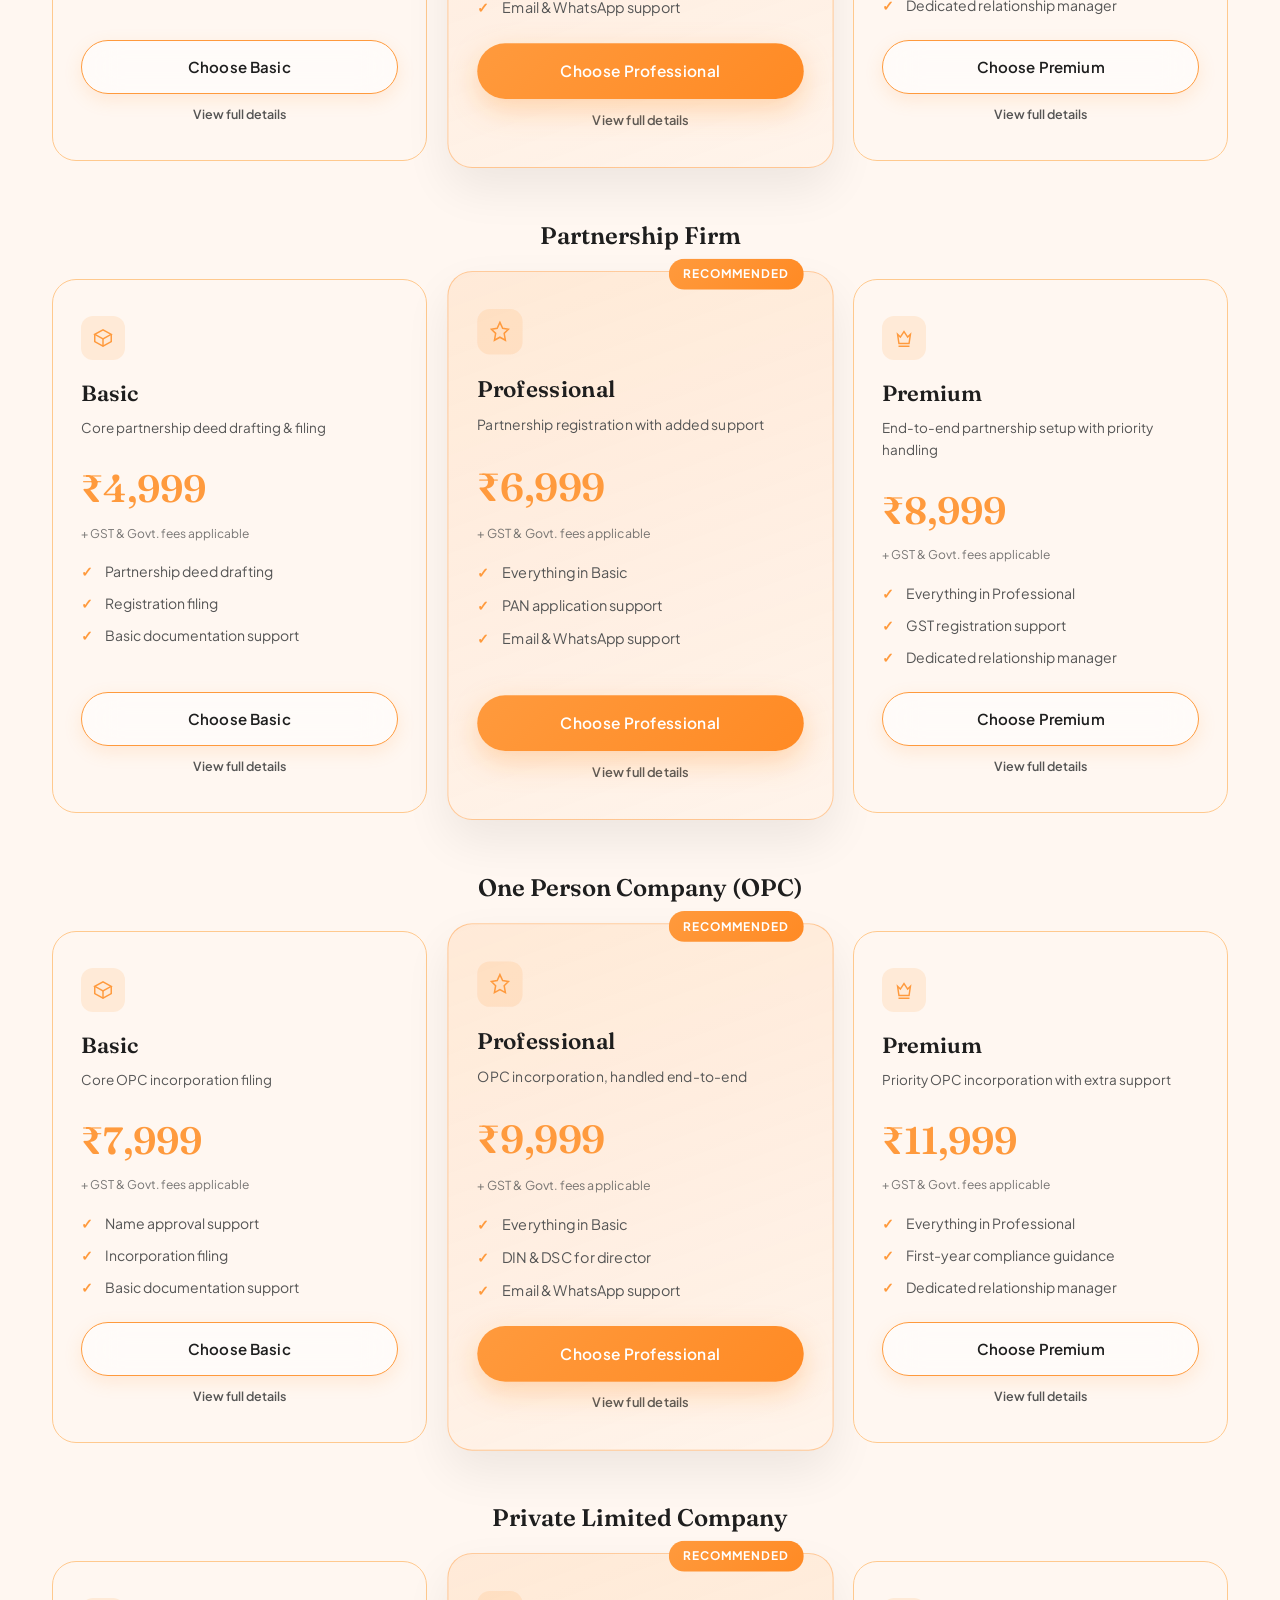
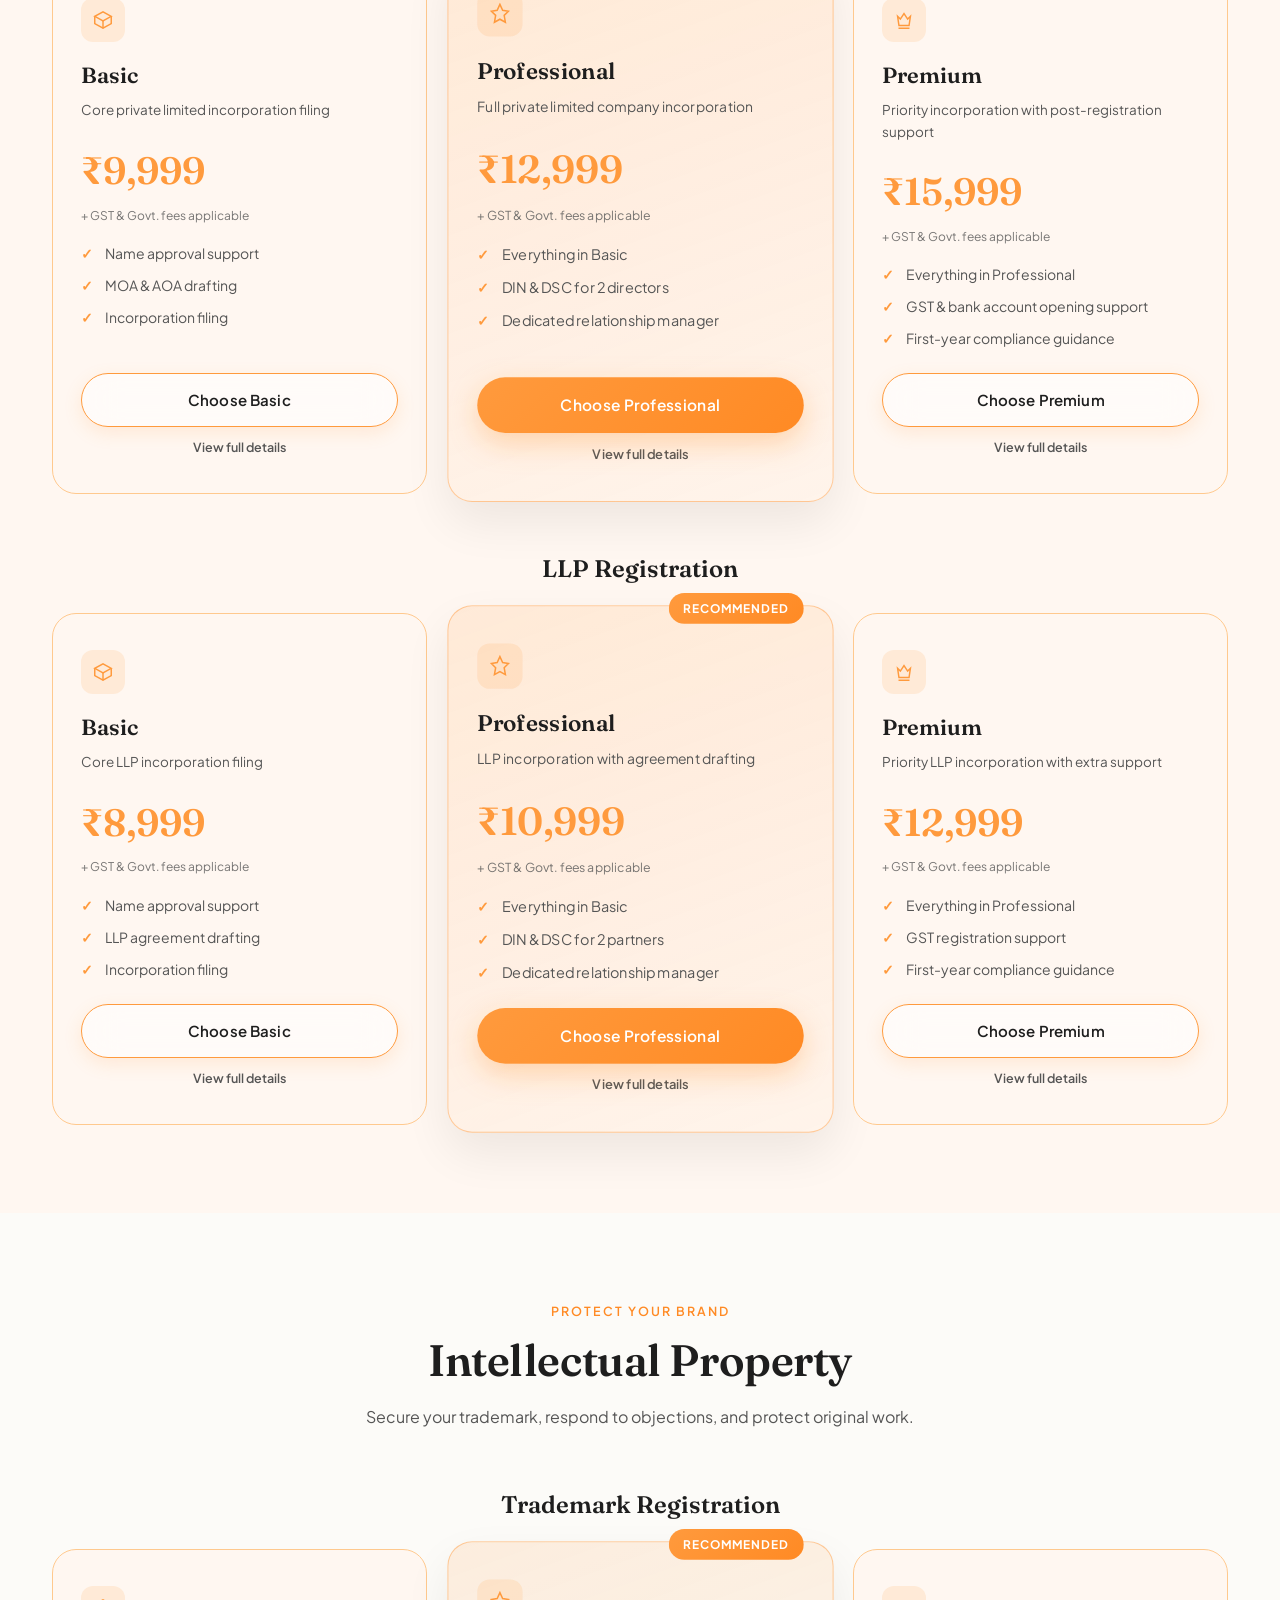
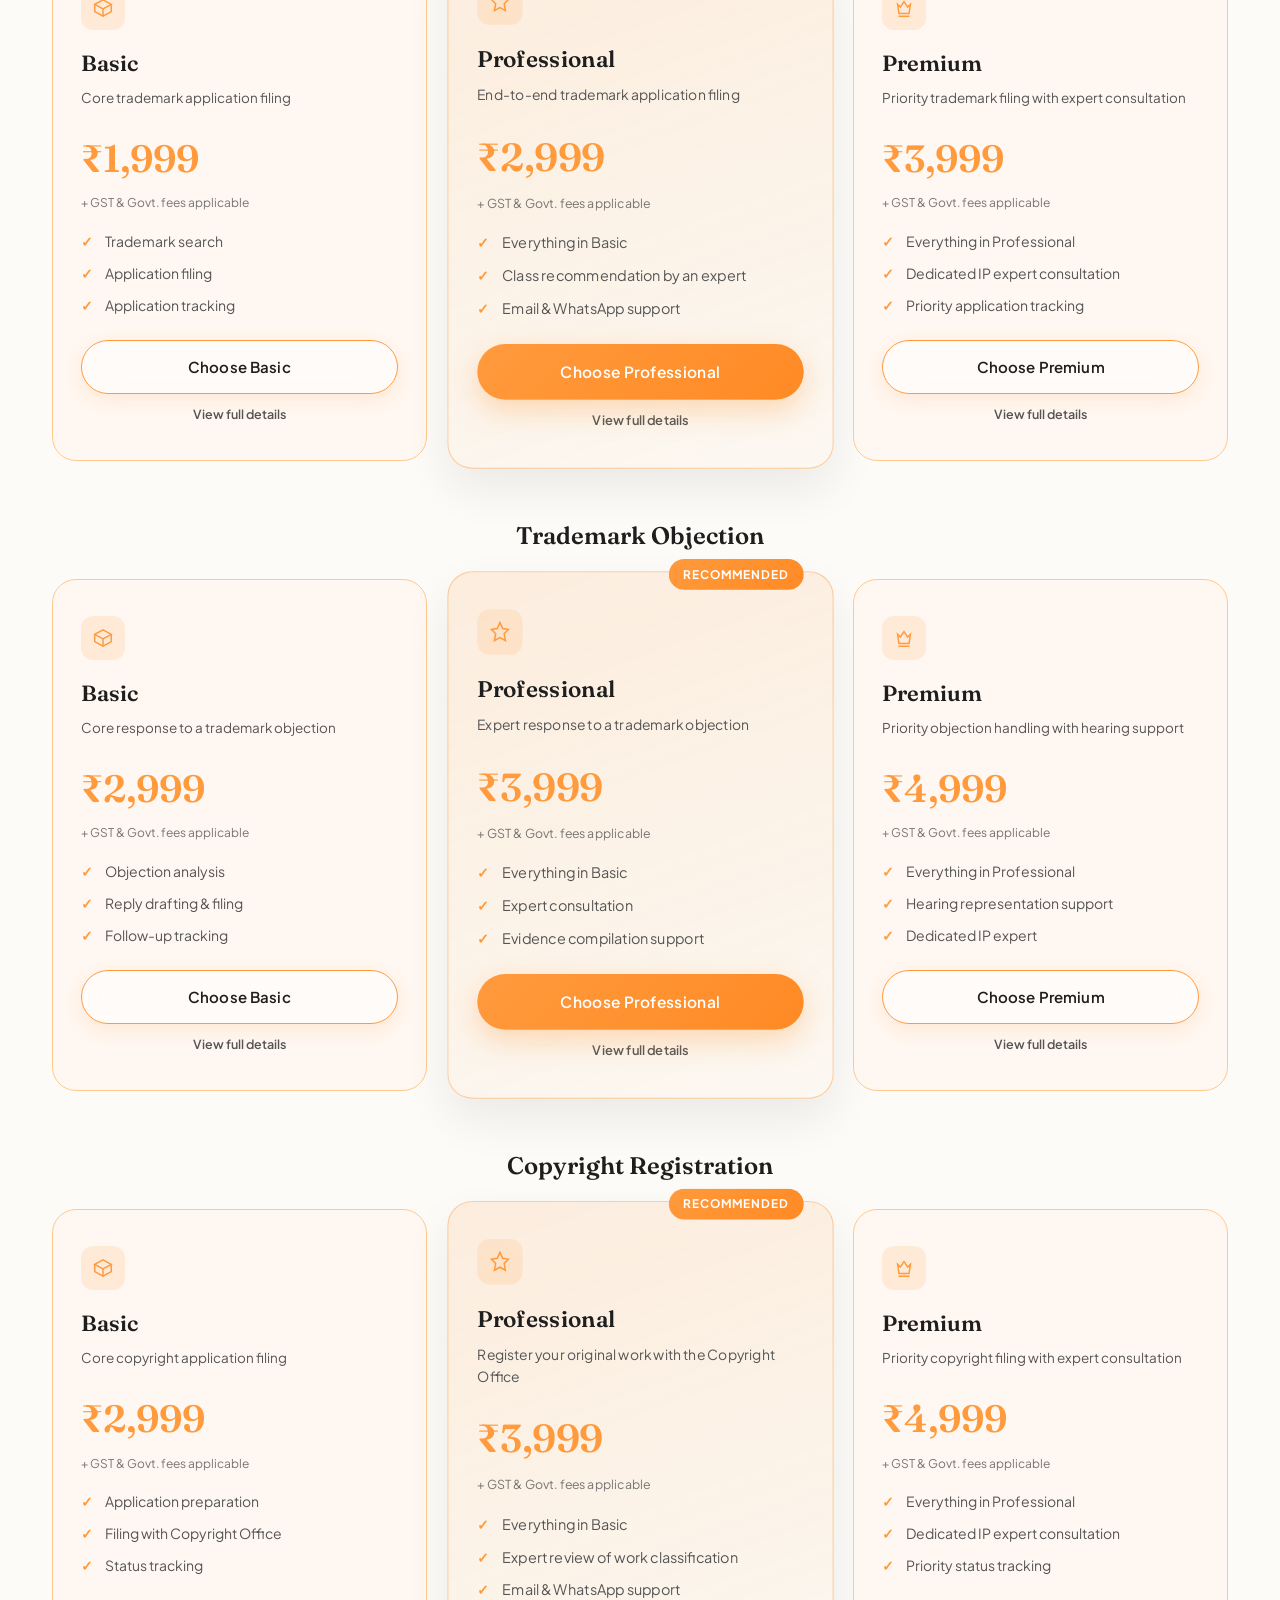
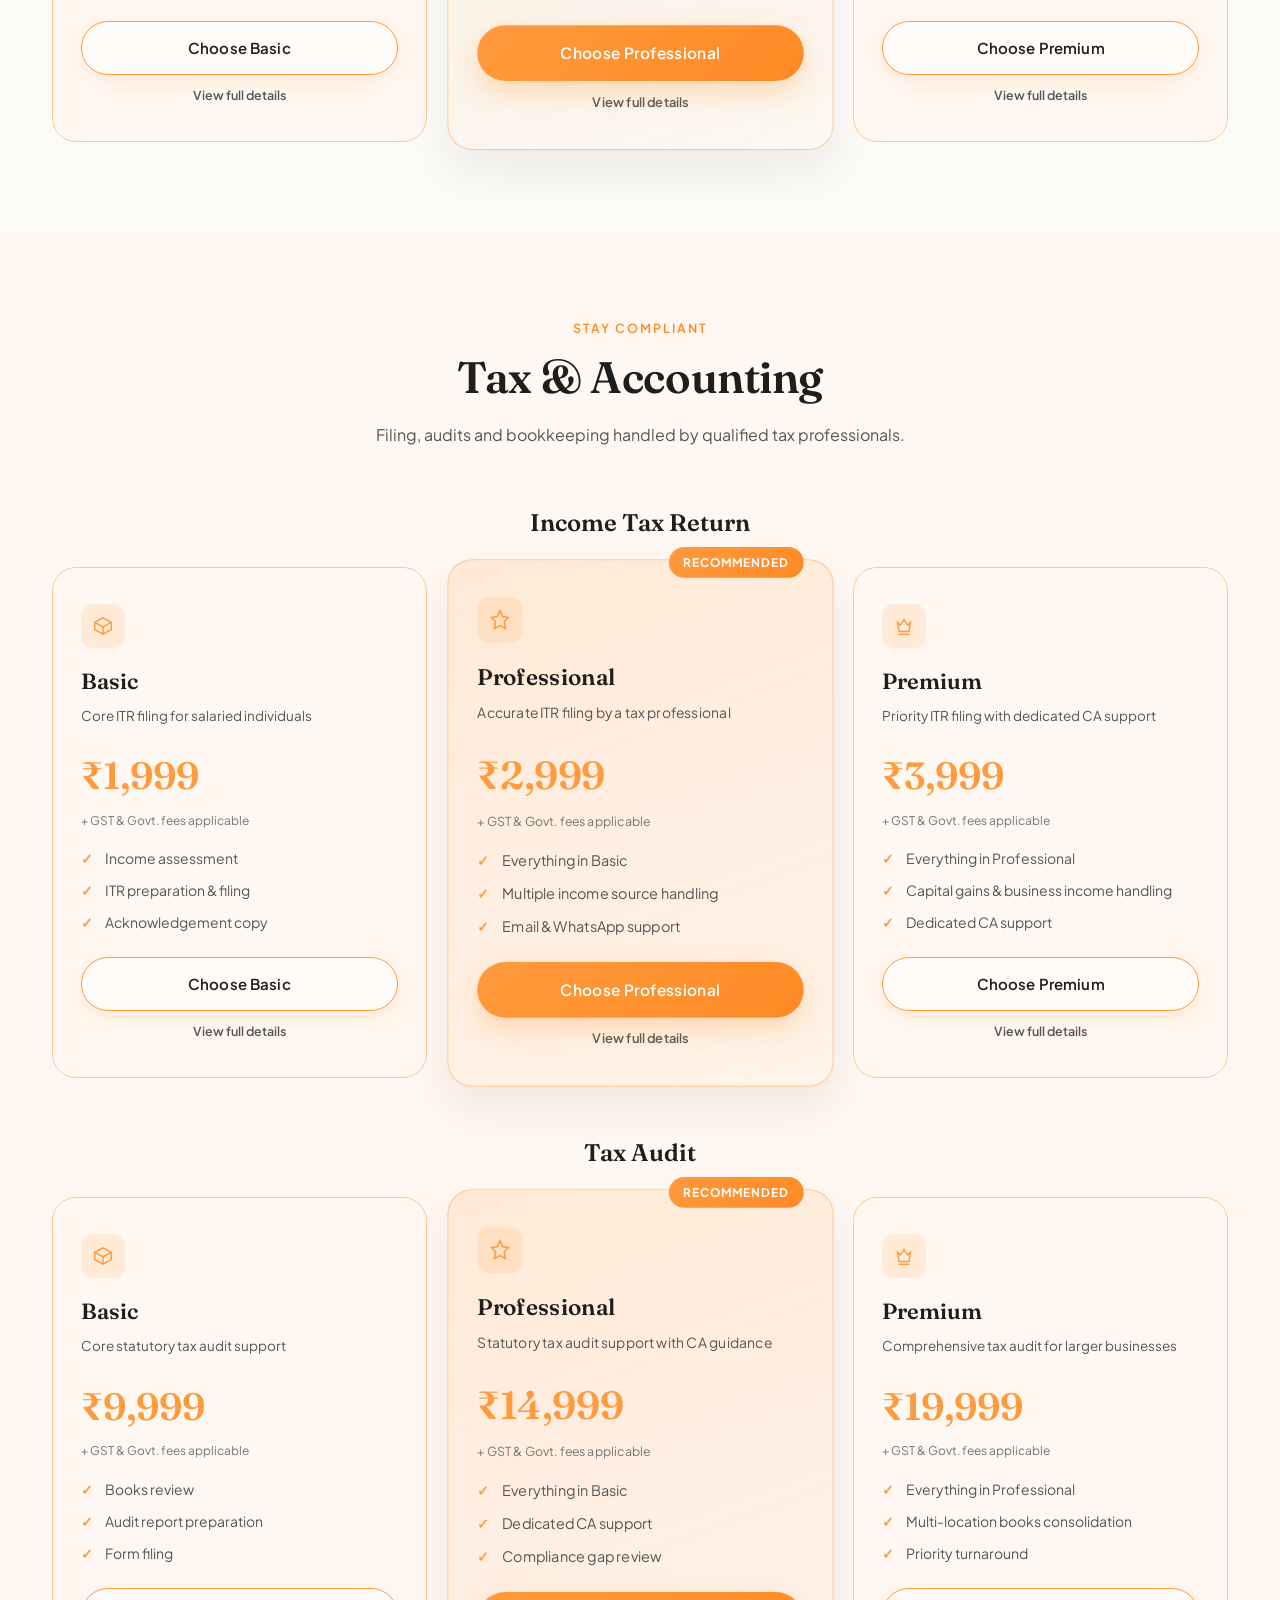
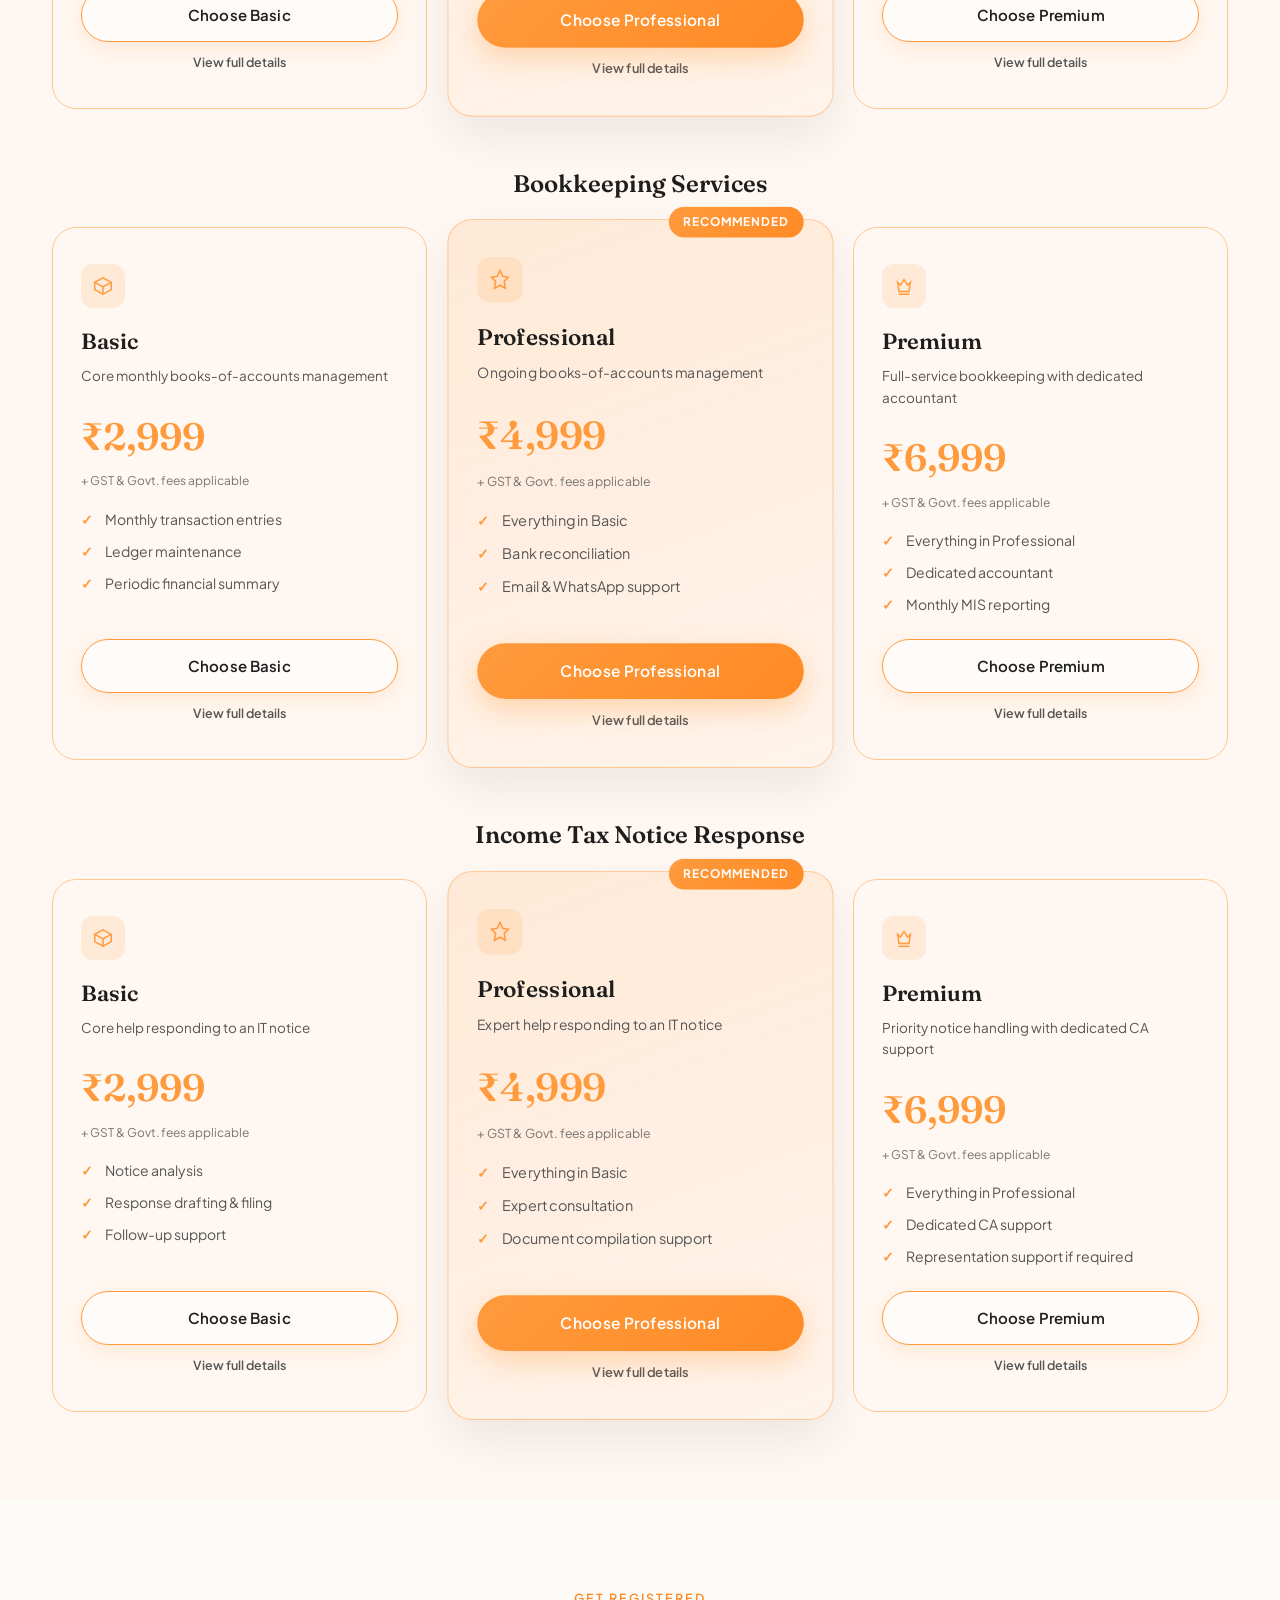
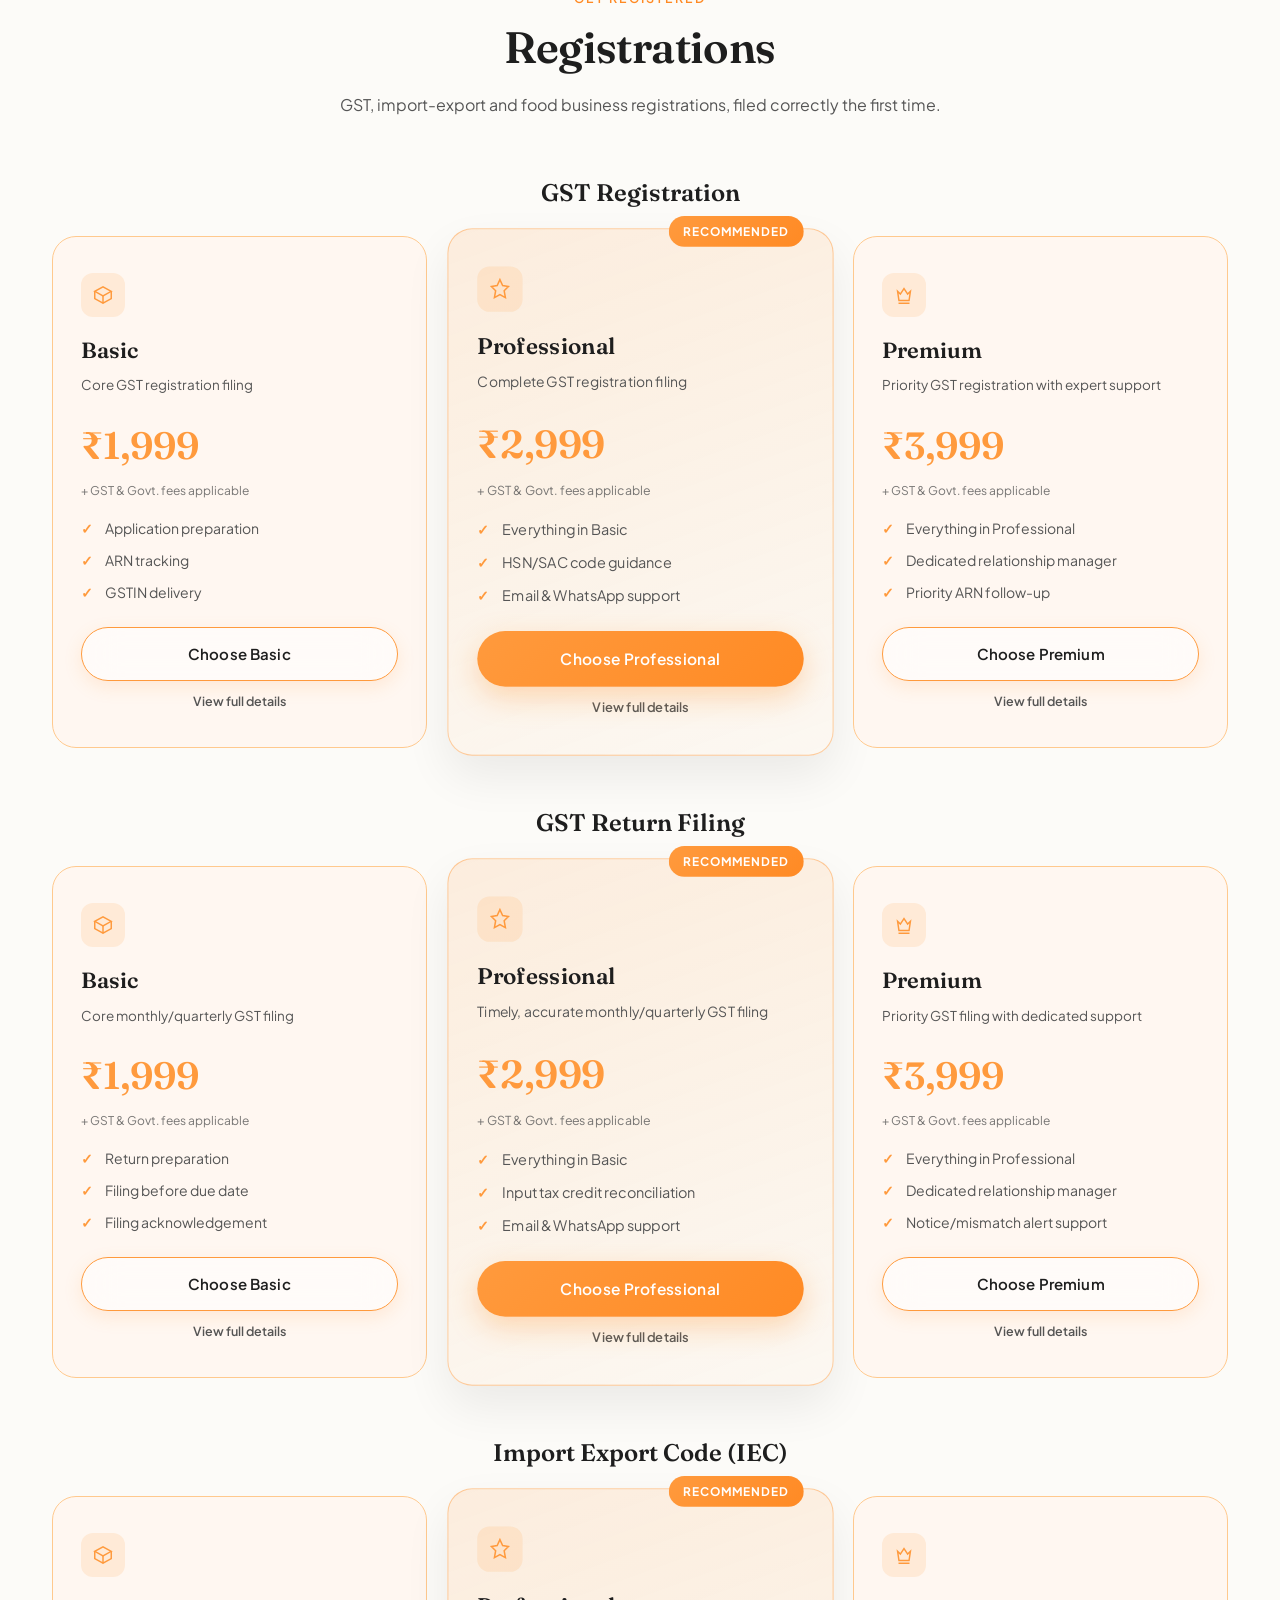
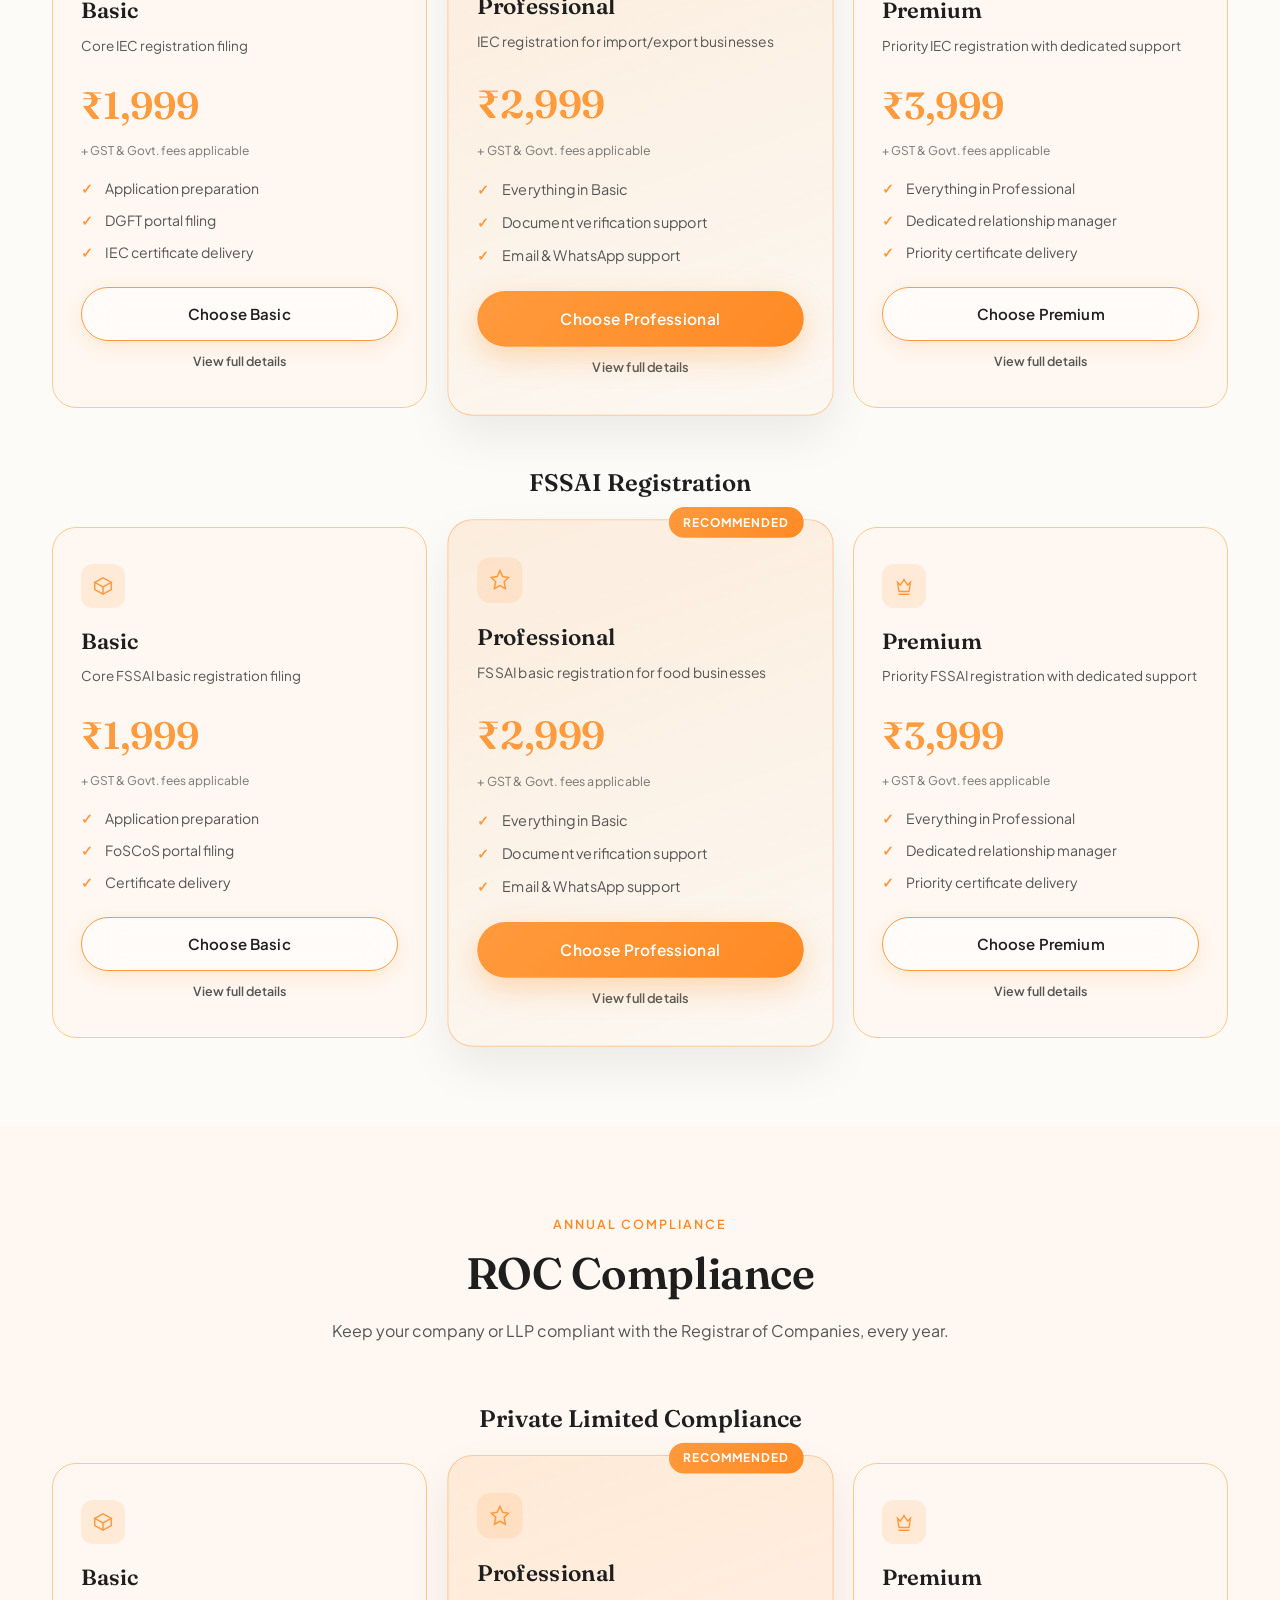
<file: pricing.html>
<!DOCTYPE html>
<html lang="en">
<head>
<meta charset="UTF-8">
<meta name="viewport" content="width=device-width, initial-scale=1.0">
<title>Pricing — Mopuri Business Solutions</title>
<meta name="description" content="Transparent, upfront pricing for every Mopuri Business Solutions service — software, startup registration, IP, tax, GST, ROC compliance and consultations.">
<link rel="preconnect" href="https://fonts.googleapis.com">
<link rel="preconnect" href="https://fonts.gstatic.com" crossorigin>
<link href="https://fonts.googleapis.com/css2?family=Fraunces:opsz,wght@9..144,300;9..144,400;9..144,500;9..144,600;9..144,700&family=Plus+Jakarta+Sans:wght@300;400;500;600;700;800&display=swap" rel="stylesheet">
<link rel="icon" type="image/png" href="assets/logo-mark.png">
<link rel="apple-touch-icon" href="assets/logo-mark.png">
<meta name="theme-color" content="#ff7a00">
<link rel="stylesheet" href="css/style.css">
<link rel="stylesheet" href="css/premium-enhancements.css">
<link rel="stylesheet" href="css/service.css">
<link rel="stylesheet" href="css/pricing.css">
</head>
<body>

<!-- ============ CUSTOM CURSOR / SEAL RIPPLE LAYER ============ -->
<div class="grain-overlay" aria-hidden="true"></div>

<!-- ============ NAVBAR ============ -->
<header class="navbar" id="navbar">
  <div class="navbar-inner">
    <a href="index.html" class="brand">
      <img src="assets/logo.png" alt="Mopuri Business Solutions" class="brand-logo">
    </a>

    <nav class="main-nav" id="mainNav">
      <ul class="nav-list">
        <li class="has-mega">
          <button class="nav-link" aria-expanded="false">Software Services</button>
          <div class="mega-panel">
            <a href="service.html?id=website-designing-development">Website Designing &amp; Development</a>
            <a href="service.html?id=app-development">App Development</a>
            <a href="service.html?id=digital-marketing">Digital Marketing</a>
            <a href="service.html?id=graphic-designing">Graphic Designing</a>
            <a href="service.html?id=ecommerce-services">Ecommerce Services</a>
          </div>
        </li>
        <li class="has-mega">
          <button class="nav-link" aria-expanded="false">Startup</button>
          <div class="mega-panel">
            <a href="service.html?id=proprietorship">Proprietorship</a>
            <a href="service.html?id=partnership-firm">Partnership Firm</a>
            <a href="service.html?id=one-person-company">One Person Company</a>
            <a href="service.html?id=private-limited-company">Private Limited Company</a>
            <a href="service.html?id=limited-liability-partnership-llp">Limited Liability Partnership (LLP)</a>
            <a href="service.html?id=public-limited-company">Public Limited Company</a>
            <a href="service.html?id=nidhi-limited-company">Nidhi Limited Company</a>
            <a href="service.html?id=section-8-company">Section 8 Company</a>
            <a href="service.html?id=ngo-registration">NGO Registration</a>
            <a href="service.html?id=indian-subsidiary-company">Indian Subsidiary Company</a>
          </div>
        </li>
        <li class="has-mega">
          <button class="nav-link" aria-expanded="false">IPR</button>
          <div class="mega-panel">
            <a href="service.html?id=trademark-registration">Trademark Registration</a>
            <a href="service.html?id=trademark-objection">Trademark Objection</a>
            <a href="service.html?id=trademark-hearing">Trademark Hearing</a>
            <a href="service.html?id=trademark-opposition">Trademark Opposition</a>
            <a href="service.html?id=trademark-legal-certificate">Trademark Legal Certificate</a>
            <a href="service.html?id=copyright-services">Copyright Services</a>
            <a href="service.html?id=design-services">Design Services</a>
            <a href="service.html?id=patent-services">Patent Services</a>
          </div>
        </li>
        <li class="has-mega">
          <button class="nav-link" aria-expanded="false">Tax &amp; Accounting</button>
          <div class="mega-panel">
            <a href="service.html?id=income-tax-returns">Income Tax Returns</a>
            <a href="service.html?id=form-itr-1-form-16">Form ITR 1 (Form 16)</a>
            <a href="service.html?id=form-itr-2-directors-huf">Form ITR 2 (Directors / HUF)</a>
            <a href="service.html?id=form-itr-3-proprietor-other">Form ITR 3 (Proprietor/Other)</a>
            <a href="service.html?id=form-itr-4-professional-commission-other">Form ITR 4 (Professional/Commission)</a>
            <a href="service.html?id=form-itr-5-partnership-llp">Form ITR 5 (Partnership/LLP)</a>
            <a href="service.html?id=form-itr-6-company">Form ITR 6 (Company)</a>
            <a href="service.html?id=tax-audit">Tax Audit</a>
            <a href="service.html?id=financial-preparation">Financial Preparation</a>
            <a href="service.html?id=book-keeping-services">Book-Keeping Services</a>
            <a href="service.html?id=income-tax-notice">Income Tax Notice</a>
          </div>
        </li>
        <li class="has-mega">
          <button class="nav-link" aria-expanded="false">Registrations</button>
          <div class="mega-panel">
            <a href="service.html?id=gst-registration">GST Registration</a>
            <a href="service.html?id=gst-filings">GST Filings</a>
            <a href="service.html?id=import-export-license">Import &amp; Export License</a>
            <a href="service.html?id=fssai-registration-foscos">FSSAI Registration (FoSCoS)</a>
            <a href="service.html?id=fssai-state-license-foscos">FSSAI State License (FoSCoS)</a>
            <a href="service.html?id=fssai-central-license-foscos">FSSAI Central License (FoSCoS)</a>
            <a href="service.html?id=fssai-modification-foscos">FSSAI Modification (FoSCoS)</a>
            <a href="service.html?id=fssai-renewal-foscos">FSSAI Renewal (FoSCoS)</a>
            <a href="service.html?id=epf-registration-compliance">EPF Registration / Compliance</a>
            <a href="service.html?id=esi-registration-compliance">ESI Registration / Compliance</a>
          </div>
        </li>
        <li class="has-mega">
          <button class="nav-link" aria-expanded="false">ROC Compliance</button>
          <div class="mega-panel">
            <a href="service.html?id=private-limited-compliance">Private Limited Compliance</a>
            <a href="service.html?id=llp-compliance">LLP Compliance</a>
            <a href="service.html?id=public-limited-compliance">Public Limited Compliance</a>
            <a href="service.html?id=section-8-compliance">Section 8 Compliance</a>
            <a href="service.html?id=director-e-kyc-dir-3">Director E-KYC (DIR 3)</a>
            <a href="service.html?id=roc-modification">ROC Modification</a>
            <a href="service.html?id=share-transfer">Share Transfer</a>
          </div>
        </li>
        <li class="has-mega">
          <button class="nav-link" aria-expanded="false">Consultation</button>
          <div class="mega-panel">
            <a href="service.html?id=ca-consultation">CA Consultation</a>
            <a href="service.html?id=legal-consultation">Legal Consultation</a>
          </div>
        </li>
        <li class="nav-item-plain">
          <a href="careers.html" class="nav-link nav-link-plain">We're Hiring</a>
        </li>
      </ul>
    </nav>

    <div class="navbar-right">
      <button class="search-toggle" id="searchToggle" aria-label="Open search">
        <svg viewBox="0 0 24 24" width="19" height="19" fill="none" stroke="currentColor" stroke-width="1.8"><circle cx="11" cy="11" r="7"/><path d="M21 21l-4.3-4.3"/></svg>
      </button>
      <button class="hamburger" id="hamburger" aria-label="Open menu">
        <span></span><span></span><span></span>
      </button>
    </div>
  </div>

  <div class="search-panel" id="searchPanel">
    <div class="search-panel-inner">
      <svg viewBox="0 0 24 24" width="20" height="20" fill="none" stroke="currentColor" stroke-width="1.8"><circle cx="11" cy="11" r="7"/><path d="M21 21l-4.3-4.3"/></svg>
      <input type="text" id="searchInput" placeholder="Search services — GST, Trademark, Company Registration…" autocomplete="off">
      <button class="search-close" id="searchClose" aria-label="Close search">&times;</button>
    </div>
    <div class="search-results" id="searchResults"></div>
  </div>
</header>
<!-- ============ MOBILE NAV ============ -->
<div class="mobile-nav" id="mobileNav">
  <div class="mobile-nav-inner" id="mobileNavInner"></div>
</div>
<div class="nav-scrim" id="navScrim"></div>
<main>

<!-- ============ PRICING HERO ============ -->
<section class="gs-hero">
  <div class="container gs-hero-content">
    <p class="eyebrow reveal-up" data-delay="0">Pricing</p>
    <h1 class="gs-hero-title reveal-up" data-delay="1">Simple, Transparent Pricing</h1>
    <p class="gs-hero-sub reveal-up" data-delay="2">Upfront pricing for every service we offer — software, startup registration, IP, tax, GST, ROC compliance and expert consultations. No hidden charges.</p>
  </div>
</section>

<!-- ============ CATEGORY QUICK NAV ============ -->
<section class="section pricing-quicknav-section">
  <div class="container">
    <div class="pricing-quicknav reveal-up" id="pricingQuickNav"></div>
  </div>
</section>

<!-- ============ PRICING CATEGORIES (rendered by pricing.js from pricing-data.js) ============ -->
<div id="pricingCategories"></div>

<!-- ============ PRICING FAQ / NOTE ============ -->
<section class="section svc-section svc-section-alt">
  <div class="container">
    <div class="section-head">
      <p class="eyebrow reveal-up">Good To Know</p>
      <h2 class="section-title reveal-up">A Few Notes On Pricing</h2>
    </div>
    <ul class="leadgen-benefits pricing-notes reveal-up" data-delay="1">
      <li><span class="leadgen-check"><svg viewBox="0 0 24 24" width="15" height="15" fill="none" stroke="currentColor" stroke-width="1.8"><path d="M8 12l2.5 2.5L16 9"/></svg></span>Software service prices are exclusive of GST. Government/legal service prices exclude applicable GST &amp; government fees.</li>
      <li><span class="leadgen-check"><svg viewBox="0 0 24 24" width="15" height="15" fill="none" stroke="currentColor" stroke-width="1.8"><path d="M8 12l2.5 2.5L16 9"/></svg></span>Prices marked "Starting from" can vary based on the complexity and scope of your specific requirement.</li>
      <li><span class="leadgen-check"><svg viewBox="0 0 24 24" width="15" height="15" fill="none" stroke="currentColor" stroke-width="1.8"><path d="M8 12l2.5 2.5L16 9"/></svg></span>Choosing a plan below takes you straight to our enquiry form with the service and plan pre-filled — no repeated typing.</li>
      <li><span class="leadgen-check"><svg viewBox="0 0 24 24" width="15" height="15" fill="none" stroke="currentColor" stroke-width="1.8"><path d="M8 12l2.5 2.5L16 9"/></svg></span>Not sure which plan fits? <a href="get-started.html">Get in touch</a> and our team will help you choose.</li>
    </ul>
  </div>
</section>

</main>
<!-- ============ FOOTER ============ -->
<footer class="footer">
  <div class="footer-gradient-divider"></div>
  <div class="container footer-top">
    <div class="footer-brand">
      <a href="index.html" class="footer-logo-badge" aria-label="Mopuri Business Solutions — Home">
        <img src="assets/logo.png" alt="Mopuri Business Solutions" class="footer-logo">
      </a>
      <p><strong>Powered by MINDCREADZ PRIVATE LIMITED</strong></p>
      <p class="footer-address">Mopuri Business Solutions, 1st Floor, 873, 28th Main Rd, Corporation Colony, Jayanagara 9th Block, Jayanagar, Bengaluru, Karnataka 560069</p>
      <a class="footer-directions-link" href="https://www.google.com/maps/dir/?api=1&destination=Mopuri+Business+Solutions+1st+Floor+873+28th+Main+Rd+Corporation+Colony+Jayanagara+9th+Block+Jayanagar+Bengaluru+Karnataka+560069" target="_blank" rel="noopener">
        <svg viewBox="0 0 24 24" width="14" height="14" fill="none" stroke="currentColor" stroke-width="1.8"><path d="M21 10c0 6-9 12-9 12s-9-6-9-12a9 9 0 0118 0z"/><circle cx="12" cy="10" r="3"/></svg>
        Get Directions
      </a>
      <div class="footer-map">
        <iframe
          src="https://www.google.com/maps?q=Mopuri+Business+Solutions,1st+Floor,873,28th+Main+Rd,Corporation+Colony,Jayanagara+9th+Block,Jayanagar,Bengaluru,Karnataka+560069&output=embed"
          title="Mopuri Business Solutions office location on Google Maps"
          loading="lazy"
          referrerpolicy="no-referrer-when-downgrade"
          allowfullscreen>
        </iframe>
      </div>
      <p class="footer-contacts"><a href="tel:+916309730419">+91 6309730419</a> &nbsp;&#8226;&nbsp; <a href="mailto:mopurisolutions@gmail.com">mopurisolutions@gmail.com</a></p>
      <div class="social-row">
        <a href="https://www.facebook.com/profile.php?id=61572897300471" target="_blank" rel="noopener" aria-label="Facebook" class="social-icon"><svg viewBox="0 0 24 24" width="16" height="16" fill="currentColor"><path d="M22 12a10 10 0 10-11.6 9.9v-7H7.9V12h2.5V9.8c0-2.5 1.5-3.9 3.8-3.9 1.1 0 2.2.2 2.2.2v2.4h-1.2c-1.2 0-1.6.8-1.6 1.6V12h2.8l-.4 2.9h-2.4v7A10 10 0 0022 12z"/></svg></a>
        <a href="https://www.instagram.com/mopuri_business_solutions/" target="_blank" rel="noopener" aria-label="Instagram" class="social-icon"><svg viewBox="0 0 24 24" width="16" height="16" fill="none" stroke="currentColor" stroke-width="1.6"><rect x="3" y="3" width="18" height="18" rx="5"/><circle cx="12" cy="12" r="4"/><circle cx="17.5" cy="6.5" r="1"/></svg></a>
        <a href="https://www.linkedin.com/in/mopuri-business-solutions-87264a297" target="_blank" rel="noopener" aria-label="LinkedIn" class="social-icon"><svg viewBox="0 0 24 24" width="16" height="16" fill="currentColor"><path d="M4.98 3.5a2.5 2.5 0 11-.02 5 2.5 2.5 0 01.02-5zM3 8.98h4v12H3v-12zm7 0h3.8v1.64h.05c.53-1 1.83-2.06 3.77-2.06 4.03 0 4.78 2.66 4.78 6.12v6.3h-4v-5.59c0-1.33-.02-3.05-1.86-3.05-1.86 0-2.15 1.45-2.15 2.95v5.69h-4v-12z"/></svg></a>
      </div>
    </div>

    <div class="footer-links-grid">
      <div class="footer-links-row footer-links-row-1">
        <div class="footer-col">
          <h4>Software Services</h4>
          <a href="service.html?id=website-designing-development">Website Designing &amp; Dev</a>
          <a href="service.html?id=app-development">App Development</a>
          <a href="service.html?id=digital-marketing">Digital Marketing</a>
          <a href="service.html?id=graphic-designing">Graphic Designing</a>
          <a href="service.html?id=ecommerce-services">Ecommerce Services</a>
        </div>

        <div class="footer-col">
          <h4>Startup</h4>
          <a href="service.html?id=proprietorship">Proprietorship</a>
          <a href="service.html?id=partnership-firm">Partnership Firm</a>
          <a href="service.html?id=one-person-company">One Person Company</a>
          <a href="service.html?id=private-limited-company">Private Limited Company</a>
          <a href="service.html?id=limited-liability-partnership-llp">LLP</a>
        </div>

        <div class="footer-col">
          <h4>Intellectual Property</h4>
          <a href="service.html?id=trademark-registration">Trademark Registration</a>
          <a href="service.html?id=trademark-objection">Trademark Objection</a>
          <a href="service.html?id=copyright-services">Copyright Services</a>
          <a href="service.html?id=patent-services">Patent Services</a>
        </div>

        <div class="footer-col">
          <h4>Tax &amp; Accounting</h4>
          <a href="service.html?id=income-tax-returns">Income Tax Returns</a>
          <a href="service.html?id=tax-audit">Tax Audit</a>
          <a href="service.html?id=book-keeping-services">Book-Keeping Services</a>
          <a href="service.html?id=income-tax-notice">Income Tax Notice</a>
        </div>
      </div>

      <div class="footer-links-row footer-links-row-2">
        <div class="footer-col">
          <h4>Registrations</h4>
          <a href="service.html?id=gst-registration">GST Registration</a>
          <a href="service.html?id=gst-filings">GST Filings</a>
          <a href="service.html?id=import-export-license">Import &amp; Export License</a>
          <a href="service.html?id=fssai-registration-foscos">FSSAI Registration</a>
        </div>

        <div class="footer-col">
          <h4>ROC Compliance</h4>
          <a href="service.html?id=private-limited-compliance">Private Limited Compliance</a>
          <a href="service.html?id=llp-compliance">LLP Compliance</a>
          <a href="service.html?id=director-e-kyc-dir-3">Director E-KYC</a>
          <a href="service.html?id=roc-modification">ROC Modification</a>
        </div>

        <div class="footer-col">
          <h4>Consultation</h4>
          <a href="service.html?id=ca-consultation">CA Consultation</a>
          <a href="service.html?id=legal-consultation">Legal Consultation</a>
        </div>

        <div class="footer-col footer-col-newsletter">
          <h4>Stay Updated</h4>
          <p>Subscribe for compliance deadlines &amp; updates.</p>
          <form class="newsletter-form" id="newsletterForm">
            <input type="email" name="email" placeholder="Your email address" required>
            <button type="submit" aria-label="Subscribe">
              <svg viewBox="0 0 24 24" width="16" height="16" fill="none" stroke="currentColor" stroke-width="2"><path d="M5 12h14M13 6l6 6-6 6"/></svg>
            </button>
          </form>
          <p class="newsletter-success" id="newsletterSuccess">Subscribed — thank you!</p>
        </div>
      </div>
    </div>
  </div>

  <div class="container footer-bottom">
    <div class="footer-links">
      <a href="terms.html">Terms &amp; Conditions</a>
      <a href="refund.html">Refund Policy</a>
      <a href="privacy.html">Privacy Policy</a>
    </div>
    <p class="copyright">Copyright Mindcreadz Private Limited. All Rights Reserved</p>
  </div>
</footer>

<!-- ============ WHATSAPP FLOAT ============ -->
<a href="https://wa.me/916309730419" target="_blank" rel="noopener" class="whatsapp-float" aria-label="Chat with us on WhatsApp">
  <svg viewBox="0 0 24 24" width="19" height="19" fill="currentColor"><path d="M17.5 14.4c-.3-.1-1.7-.9-2-1-.3-.1-.5-.1-.7.1-.2.3-.8 1-.9 1.2-.2.2-.3.2-.6.1-.3-.1-1.3-.5-2.4-1.5-.9-.8-1.5-1.8-1.7-2.1-.2-.3 0-.5.1-.6.1-.1.3-.3.4-.5.1-.2.2-.3.3-.5.1-.2 0-.4 0-.5-.1-.1-.7-1.6-.9-2.2-.2-.6-.5-.5-.7-.5h-.6c-.2 0-.5.1-.8.4-.3.3-1 1-1 2.4s1.1 2.8 1.2 3c.1.2 2.1 3.2 5.1 4.5.7.3 1.3.5 1.7.6.7.2 1.4.2 1.9.1.6-.1 1.7-.7 2-1.4.2-.7.2-1.3.2-1.4-.1-.2-.3-.2-.6-.4z"/><path d="M20.5 3.5A11.8 11.8 0 0012 0 11.9 11.9 0 001.7 17.8L0 24l6.3-1.7A11.9 11.9 0 0012 24a11.9 11.9 0 008.5-20.5zM12 21.8a9.8 9.8 0 01-5-1.4l-.4-.2-3.7 1 1-3.6-.2-.4A9.9 9.9 0 1121.9 12 9.9 9.9 0 0112 21.8z"/></svg>
  <span class="whatsapp-ping" aria-hidden="true"></span>
</a>

<!-- ============ CHATBOT WELCOME POPUP ============ -->
<div class="chatbot-welcome" id="chatbotWelcome" role="dialog" aria-label="Mopuri Assistant welcome message">
  <button class="chatbot-welcome-close" id="chatbotWelcomeClose" aria-label="Close welcome message">&times;</button>
  <div class="chatbot-welcome-head">
    <img src="assets/logo-mark.png" alt="" class="chatbot-welcome-avatar" aria-hidden="true">
    <strong>Mopuri AI Assistant</strong>
  </div>
  <div class="chatbot-welcome-body">
    <p class="chatbot-welcome-greet">👋 Hi there! I'm Mopuri AI Assistant.</p>
    <p class="chatbot-welcome-cta">Ask me anything—I'm here to help!</p>
  </div>
  <button class="chatbot-welcome-start" id="chatbotWelcomeStart">Start Chat</button>
</div>

<!-- ============ AI CHATBOT ============ -->
<div class="chatbot" id="chatbot">
  <button class="chatbot-toggle" id="chatbotToggle" aria-label="Open chat assistant">
    <svg class="icon-chat" viewBox="0 0 24 24" width="17" height="17" fill="none" stroke="currentColor" stroke-width="1.8"><path d="M21 11.5a8.38 8.38 0 01-.9 3.8 8.5 8.5 0 01-7.6 4.7 8.38 8.38 0 01-3.8-.9L3 21l1.9-5.7a8.38 8.38 0 01-.9-3.8 8.5 8.5 0 014.7-7.6 8.38 8.38 0 013.8-.9h.5a8.48 8.48 0 018 8v.5z"/></svg>
    <svg class="icon-close" viewBox="0 0 24 24" width="15" height="15" fill="none" stroke="currentColor" stroke-width="2"><path d="M18 6L6 18M6 6l12 12"/></svg>
    <span class="chatbot-ping" aria-hidden="true"></span>
  </button>

  <div class="chatbot-panel" id="chatbotPanel" role="dialog" aria-label="Mopuri Business Solutions chat assistant">
    <div class="chatbot-header">
      <img src="assets/logo-mark.png" alt="" class="chatbot-header-mark" aria-hidden="true">
      <div class="chatbot-header-text">
        <strong>Mopuri Assistant</strong>
        <span><i class="chatbot-dot"></i> Online — typically replies instantly</span>
      </div>
      <button class="chatbot-close" id="chatbotClose" aria-label="Close chat">&times;</button>
    </div>

    <div class="chatbot-body" id="chatbotBody">
      <div class="chatbot-msg bot">
        <img src="assets/logo-mark.png" alt="" class="chatbot-msg-avatar" aria-hidden="true">
        <div class="chatbot-bubble">Hi there 👋 I'm the Mopuri Assistant. What can I help you with today?</div>
      </div>
      <div class="chatbot-quick-replies" id="chatbotQuickReplies"></div>

    <form class="chatbot-input-row" id="chatbotForm">
      <input type="text" id="chatbotInput" placeholder="Type your message…" autocomplete="off">
      <button type="submit" aria-label="Send message">
        <svg viewBox="0 0 24 24" width="18" height="18" fill="none" stroke="currentColor" stroke-width="2"><path d="M22 2L11 13M22 2l-7 20-4-9-9-4 20-7z"/></svg>
      </button>
    </form>
  </div>
</div>

<script src="js/services-data.js"></script>
<script src="js/form-mailer.js"></script>
<script src="js/script.js"></script>
<script src="js/account.js"></script>
<script src="js/pricing-data.js"></script>
<script src="js/pricing.js"></script>
<script>
  // Safety net: if script.js fails to load (or hasn't run its reveal
  // animation yet), make sure .reveal-up content still becomes visible
  // instead of staying hidden at opacity:0 forever.
  (function () {
    function revealAll() {
      document.querySelectorAll('.reveal-up:not(.in-view)').forEach(function (el) {
        el.classList.add('in-view');
      });
    }
    window.addEventListener('load', function () { setTimeout(revealAll, 1200); });
    document.addEventListener('DOMContentLoaded', function () { setTimeout(revealAll, 2500); });
  })();
</file>
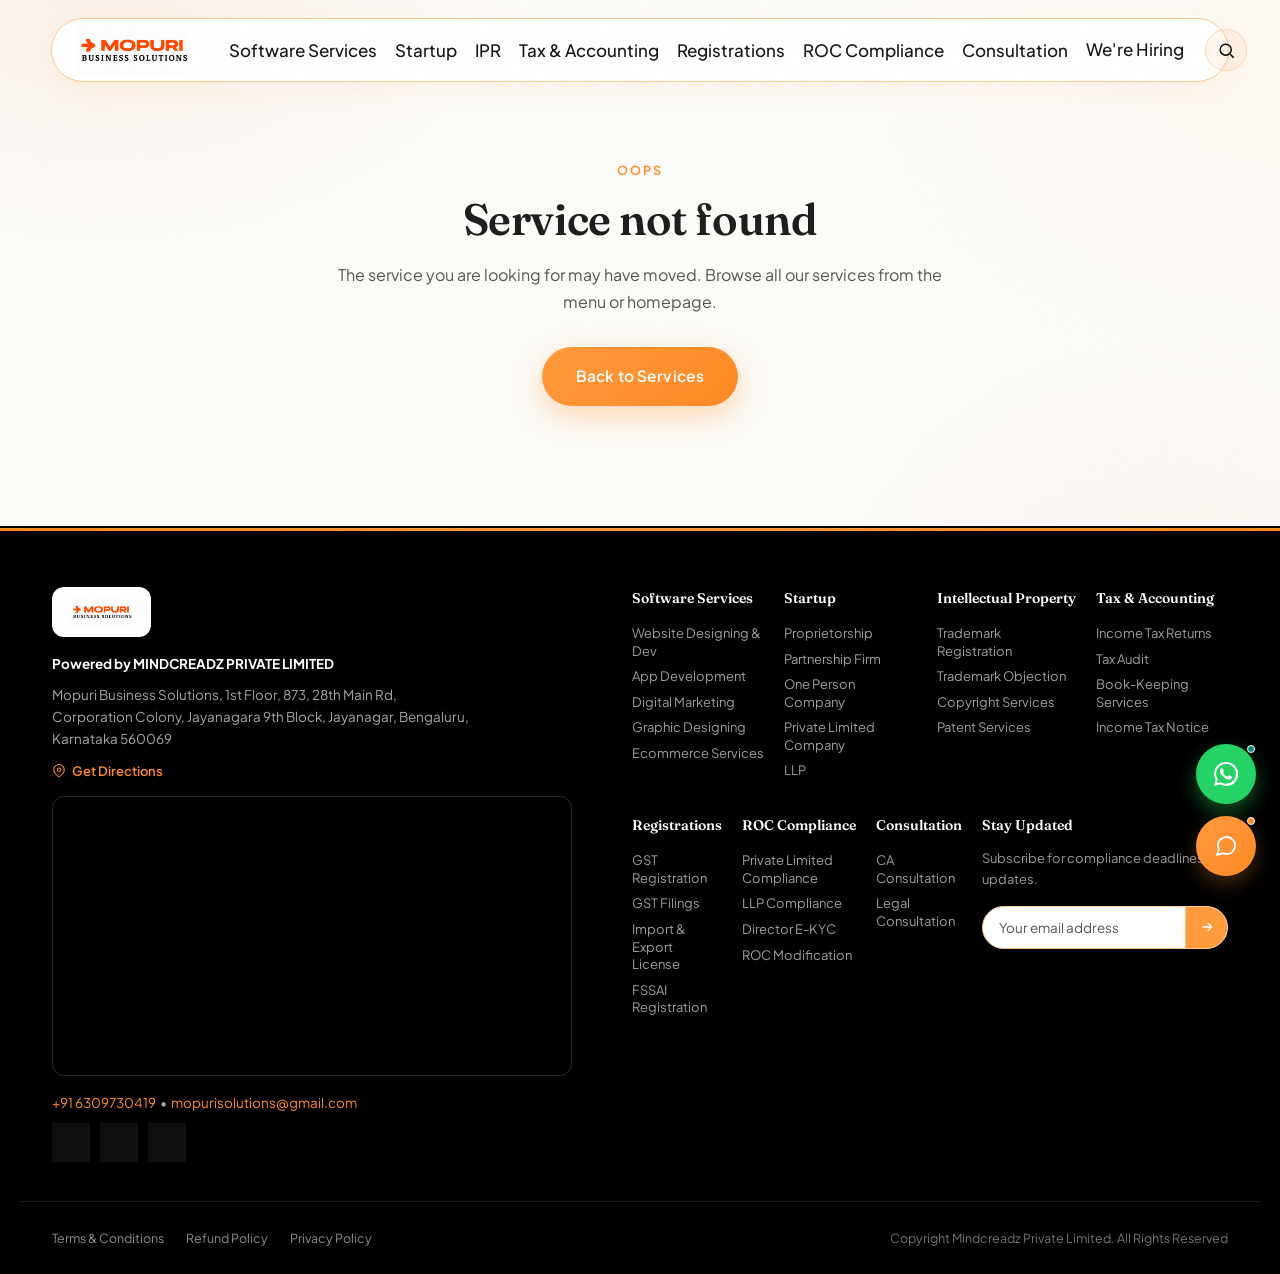
<file: service.html>
<!DOCTYPE html>
<html lang="en">
<head>
<meta charset="UTF-8">
<meta name="viewport" content="width=device-width, initial-scale=1.0">
<title id="pageTitle">Service — Mopuri Business Solutions</title>
<meta name="description" id="pageDescription" content="Professional business service by Mopuri Business Solutions.">
<link rel="preconnect" href="https://fonts.googleapis.com">
<link rel="preconnect" href="https://fonts.gstatic.com" crossorigin>
<link href="https://fonts.googleapis.com/css2?family=Fraunces:opsz,wght@9..144,300;9..144,400;9..144,500;9..144,600;9..144,700&family=Plus+Jakarta+Sans:wght@300;400;500;600;700;800&display=swap" rel="stylesheet">
<link rel="icon" type="image/png" href="assets/logo-mark.png">
<link rel="apple-touch-icon" href="assets/logo-mark.png">
<meta name="theme-color" content="#ff7a00">
<link rel="stylesheet" href="css/style.css">
<link rel="stylesheet" href="css/service.css">
<link rel="stylesheet" href="css/premium-enhancements.css">
</head>
<body>

<div class="grain-overlay" aria-hidden="true"></div>

<header class="navbar" id="navbar">
  <div class="navbar-inner">
    <a href="index.html" class="brand">
      <img src="assets/logo.png" alt="Mopuri Business Solutions" class="brand-logo">
    </a>

    <nav class="main-nav" id="mainNav">
      <ul class="nav-list">
        <li class="has-mega">
          <button class="nav-link" aria-expanded="false">Software Services</button>
          <div class="mega-panel">
            <a href="service.html?id=website-designing-development">Website Designing &amp; Development</a>
            <a href="service.html?id=app-development">App Development</a>
            <a href="service.html?id=digital-marketing">Digital Marketing</a>
            <a href="service.html?id=graphic-designing">Graphic Designing</a>
            <a href="service.html?id=ecommerce-services">Ecommerce Services</a>
          </div>
        </li>
        <li class="has-mega">
          <button class="nav-link" aria-expanded="false">Startup</button>
          <div class="mega-panel">
            <a href="service.html?id=proprietorship">Proprietorship</a>
            <a href="service.html?id=partnership-firm">Partnership Firm</a>
            <a href="service.html?id=one-person-company">One Person Company</a>
            <a href="service.html?id=private-limited-company">Private Limited Company</a>
            <a href="service.html?id=limited-liability-partnership-llp">Limited Liability Partnership (LLP)</a>
            <a href="service.html?id=public-limited-company">Public Limited Company</a>
            <a href="service.html?id=nidhi-limited-company">Nidhi Limited Company</a>
            <a href="service.html?id=section-8-company">Section 8 Company</a>
            <a href="service.html?id=ngo-registration">NGO Registration</a>
            <a href="service.html?id=indian-subsidiary-company">Indian Subsidiary Company</a>
          </div>
        </li>
        <li class="has-mega">
          <button class="nav-link" aria-expanded="false">IPR</button>
          <div class="mega-panel">
            <a href="service.html?id=trademark-registration">Trademark Registration</a>
            <a href="service.html?id=trademark-objection">Trademark Objection</a>
            <a href="service.html?id=trademark-hearing">Trademark Hearing</a>
            <a href="service.html?id=trademark-opposition">Trademark Opposition</a>
            <a href="service.html?id=trademark-legal-certificate">Trademark Legal Certificate</a>
            <a href="service.html?id=copyright-services">Copyright Services</a>
            <a href="service.html?id=design-services">Design Services</a>
            <a href="service.html?id=patent-services">Patent Services</a>
          </div>
        </li>
        <li class="has-mega">
          <button class="nav-link" aria-expanded="false">Tax &amp; Accounting</button>
          <div class="mega-panel">
            <a href="service.html?id=income-tax-returns">Income Tax Returns</a>
            <a href="service.html?id=form-itr-1-form-16">Form ITR 1 (Form 16)</a>
            <a href="service.html?id=form-itr-2-directors-huf">Form ITR 2 (Directors / HUF)</a>
            <a href="service.html?id=form-itr-3-proprietor-other">Form ITR 3 (Proprietor/Other)</a>
            <a href="service.html?id=form-itr-4-professional-commission-other">Form ITR 4 (Professional/Commission)</a>
            <a href="service.html?id=form-itr-5-partnership-llp">Form ITR 5 (Partnership/LLP)</a>
            <a href="service.html?id=form-itr-6-company">Form ITR 6 (Company)</a>
            <a href="service.html?id=tax-audit">Tax Audit</a>
            <a href="service.html?id=financial-preparation">Financial Preparation</a>
            <a href="service.html?id=book-keeping-services">Book-Keeping Services</a>
            <a href="service.html?id=income-tax-notice">Income Tax Notice</a>
          </div>
        </li>
        <li class="has-mega">
          <button class="nav-link" aria-expanded="false">Registrations</button>
          <div class="mega-panel">
            <a href="service.html?id=gst-registration">GST Registration</a>
            <a href="service.html?id=gst-filings">GST Filings</a>
            <a href="service.html?id=import-export-license">Import &amp; Export License</a>
            <a href="service.html?id=fssai-registration-foscos">FSSAI Registration (FoSCoS)</a>
            <a href="service.html?id=fssai-state-license-foscos">FSSAI State License (FoSCoS)</a>
            <a href="service.html?id=fssai-central-license-foscos">FSSAI Central License (FoSCoS)</a>
            <a href="service.html?id=fssai-modification-foscos">FSSAI Modification (FoSCoS)</a>
            <a href="service.html?id=fssai-renewal-foscos">FSSAI Renewal (FoSCoS)</a>
            <a href="service.html?id=epf-registration-compliance">EPF Registration / Compliance</a>
            <a href="service.html?id=esi-registration-compliance">ESI Registration / Compliance</a>
          </div>
        </li>
        <li class="has-mega">
          <button class="nav-link" aria-expanded="false">ROC Compliance</button>
          <div class="mega-panel">
            <a href="service.html?id=private-limited-compliance">Private Limited Compliance</a>
            <a href="service.html?id=llp-compliance">LLP Compliance</a>
            <a href="service.html?id=public-limited-compliance">Public Limited Compliance</a>
            <a href="service.html?id=section-8-compliance">Section 8 Compliance</a>
            <a href="service.html?id=director-e-kyc-dir-3">Director E-KYC (DIR 3)</a>
            <a href="service.html?id=roc-modification">ROC Modification</a>
            <a href="service.html?id=share-transfer">Share Transfer</a>
          </div>
        </li>
        <li class="has-mega">
          <button class="nav-link" aria-expanded="false">Consultation</button>
          <div class="mega-panel">
            <a href="service.html?id=ca-consultation">CA Consultation</a>
            <a href="service.html?id=legal-consultation">Legal Consultation</a>
          </div>
        </li>
        <li class="nav-item-plain">
          <a href="careers.html" class="nav-link nav-link-plain">We're Hiring</a>
        </li>
      </ul>
    </nav>

    <div class="navbar-right">
      <button class="search-toggle" id="searchToggle" aria-label="Open search">
        <svg viewBox="0 0 24 24" width="19" height="19" fill="none" stroke="currentColor" stroke-width="1.8"><circle cx="11" cy="11" r="7"/><path d="M21 21l-4.3-4.3"/></svg>
      </button>
      <button class="hamburger" id="hamburger" aria-label="Open menu">
        <span></span><span></span><span></span>
      </button>
    </div>
  </div>

  <div class="search-panel" id="searchPanel">
    <div class="search-panel-inner">
      <svg viewBox="0 0 24 24" width="20" height="20" fill="none" stroke="currentColor" stroke-width="1.8"><circle cx="11" cy="11" r="7"/><path d="M21 21l-4.3-4.3"/></svg>
      <input type="text" id="searchInput" placeholder="Search services — GST, Trademark, Company Registration…" autocomplete="off">
      <button class="search-close" id="searchClose" aria-label="Close search">&times;</button>
    </div>
    <div class="search-results" id="searchResults"></div>
  </div>
</header>

<!-- ============ MOBILE NAV ============ -->
<div class="mobile-nav" id="mobileNav">
  <div class="mobile-nav-inner" id="mobileNavInner"></div>
</div>
<div class="nav-scrim" id="navScrim"></div>

<main id="serviceMain">

<!-- ============ HERO ============ -->
<section class="svc-hero svc-hero-noimg">
  <div class="container svc-hero-content">
    <h1 class="svc-hero-title reveal-up" id="svcName">Service Name</h1>

    <div class="svc-hero-price-card reveal-up" id="svcHeroPriceBanner" data-delay="1">
      <span class="svc-hero-price-icon">
        <svg viewBox="0 0 24 24" width="20" height="20" fill="none" stroke="currentColor" stroke-width="1.8"><path d="M12 2v20M17 5H9.5a3.5 3.5 0 000 7h5a3.5 3.5 0 010 7H6"/></svg>
      </span>
      <div class="svc-hero-price-info">
        <span class="svc-hero-price-label">Starting price for <strong id="svcHeroPriceName">this service</strong></span>
        <span class="svc-hero-price-value" id="svcHeroPriceAmount">₹0</span>
      </div>
      <a href="#svc-pricing" class="btn btn-primary svc-hero-price-btn">View Pricing</a>
    </div>
  </div>
</section>

<!-- ============ LEAD GENERATION ============ -->
<section class="leadgen svc-leadgen section" id="svc-leadgen">
  <div class="container">
    <div class="svc-leadgen-card reveal-up">
      <div class="leadgen-grid">
        <div class="leadgen-copy">
          <p class="eyebrow reveal-up">Get Started Today</p>
          <h2 class="section-title reveal-up" id="svcLeadHeading">Get Free Expert Consultation</h2>
          <p class="lede reveal-up" data-delay="1" id="svcLeadDesc">Tell us your business requirements and our experts will contact you with the best solution and pricing.</p>

          <ul class="leadgen-benefits" id="svcLeadBenefits"></ul>
        </div>

        <div class="leadgen-form-wrap reveal-up" data-delay="2">
          <form class="contact-form leadgen-form" id="leadForm" novalidate>
        <div class="form-field">
          <label for="leadName">Full Name <span class="req">*</span></label>
          <input type="text" id="leadName" name="name" placeholder="Enter your full name" required>
          <span class="field-error">Please enter a valid name using letters only.</span>
        </div>

        <div class="form-field">
          <label for="leadEmail">Email Address <span class="req">*</span></label>
          <input type="email" id="leadEmail" name="email" placeholder="you@example.com" required>
          <span class="field-error">Please enter a valid email address.</span>
        </div>

        <div class="form-field form-field-phone-inline">
          <label for="leadPhone">Mobile Number <span class="req">*</span></label>
          <div class="phone-row">
            <span class="phone-prefix-static">+91</span>
            <input type="tel" id="leadPhone" name="phone" placeholder="10-digit mobile number" inputmode="numeric" maxlength="10" required>
          </div>
          <span class="field-error">Please enter a valid 10-digit mobile number.</span>
        </div>

        <div class="form-field form-field-select">
          <label for="leadService">Service Required <span class="req">*</span></label>
          <select id="leadService" name="service" required>
            <!-- Options are populated dynamically by service.js so this
                 dropdown only ever lists services from the current
                 service's own navigation menu/category. -->
            <option value="" disabled selected>Select a service</option>
          </select>
          <span class="field-error">Please select a service</span>
        </div>

        <div class="form-field">
          <label for="leadMessage">Message <span class="opt">(Optional)</span></label>
          <textarea id="leadMessage" name="message" rows="3" placeholder="Tell us briefly about your requirement…"></textarea>
        </div>

          <button type="submit" class="btn btn-primary btn-lg btn-submit" id="leadSubmit">
            <span class="btn-submit-label">Submit Enquiry</span>
            <span class="btn-submit-spinner"></span>
          </button>
          <p class="form-success" id="leadFormSuccess">Thanks! Our team will contact you within 24 hours.</p>
          </form>
        </div>
      </div>
    </div>
  </div>
</section>

<!-- ============ ABOUT ============ -->
<section class="section svc-section" id="svc-about">
  <div class="container">
    <div class="section-head" style="text-align:left;margin:0 0 48px;max-width:100%;">
      <p class="eyebrow reveal-up">About the Service</p>
      <h2 class="section-title reveal-up" id="svcAboutTitle">Understanding this service</h2>
    </div>
    <div class="svc-about-grid" id="svcAboutGrid"></div>
  </div>
</section>

<!-- ============ FEATURES & BENEFITS ============ -->
<section class="section svc-section svc-section-alt" id="svc-benefits">
  <div class="container">
    <div class="section-head">
      <p class="eyebrow reveal-up">Features &amp; Benefits</p>
      <h2 class="section-title reveal-up">Why this service matters for you</h2>
    </div>
    <div class="svc-benefits-grid" id="svcBenefitsGrid"></div>
  </div>
</section>

<!-- ============ DOCUMENTS REQUIRED ============ -->
<section class="section svc-section" id="svc-documents">
  <div class="container">
    <div class="section-head">
      <p class="eyebrow reveal-up">Documents Required</p>
      <h2 class="section-title reveal-up">Keep these documents ready</h2>
    </div>
    <div class="svc-docs-grid" id="svcDocsGrid"></div>
  </div>
</section>

<!-- ============ PROCESS ============ -->
<section class="section svc-section" id="svc-process">
  <div class="container">
    <div class="section-head">
      <p class="eyebrow reveal-up">Our Process</p>
      <h2 class="section-title reveal-up" id="svcProcessTitle">A simple, guided journey</h2>
    </div>
    <div class="svc-process-timeline" id="svcProcessGrid"></div>
  </div>
</section>

<!-- ============ TIMELINE ============ -->
<section class="section svc-section svc-section-alt" id="svc-timeline">
  <div class="container svc-timeline-wrap">
    <div class="svc-timeline-copy">
      <p class="eyebrow reveal-up">Timeline</p>
      <h2 class="section-title reveal-up" id="svcTimelineTitle">How long will it take?</h2>
      <p class="body-text reveal-up" data-delay="1" id="svcTimelineText"></p>
      <ul class="svc-timeline-factors" id="svcTimelineFactors"></ul>
    </div>
    <div class="svc-timeline-card reveal-up" data-delay="1">
      <span class="svc-timeline-icon">
        <svg viewBox="0 0 24 24" width="30" height="30" fill="none" stroke="currentColor" stroke-width="1.6"><circle cx="12" cy="12" r="9"/><path d="M12 7v5l3.5 2"/></svg>
      </span>
      <h3>Estimated Completion</h3>
      <p id="svcTimelineBig"></p>
      <span class="svc-timeline-note" id="svcTimelineNote">Government processing time may vary based on department workload.</span>
    </div>
  </div>
</section>

<!-- ============ PRICING ============ -->
<section class="section svc-section" id="svc-pricing">
  <div class="container">
    <div class="section-head">
      <p class="eyebrow reveal-up">Pricing</p>
      <h2 class="section-title reveal-up" id="svcPricingTitle">Transparent, all-inclusive packages</h2>
      <p class="section-desc reveal-up" data-delay="1">No hidden charges. Choose the package that fits your business — upgrade anytime.</p>
    </div>
    <div class="svc-pricing-grid" id="svcPricingGrid"></div>
  </div>
</section>

<!-- ============ WHY CHOOSE US ============ -->
<section class="section svc-section svc-section-alt" id="svc-why">
  <div class="container">
    <div class="section-head">
      <h2 class="section-title reveal-up">Why Choose Mopuri Business Solutions</h2>
    </div>
    <div class="svc-why-grid">
      <div class="svc-why-card reveal-up" data-delay="0"><span class="svc-why-icon"><svg viewBox="0 0 24 24" width="24" height="24" fill="none" stroke="currentColor" stroke-width="1.6"><path d="M12 2l8 4v6c0 5-3.5 8.5-8 10-4.5-1.5-8-5-8-10V6l8-4z"/><path d="M9 12l2 2 4-4"/></svg></span><h3>Experienced Professionals</h3><p>A qualified team with hands-on experience across legal, tax and compliance domains.</p></div>
      <div class="svc-why-card reveal-up" data-delay="1"><span class="svc-why-icon"><svg viewBox="0 0 24 24" width="24" height="24" fill="none" stroke="currentColor" stroke-width="1.6"><circle cx="12" cy="12" r="9"/><path d="M8 12l2.5 2.5L16 9"/></svg></span><h3>Trusted Business Consultants</h3><p>500+ businesses across South India rely on us for accurate, dependable guidance.</p></div>
      <div class="svc-why-card reveal-up" data-delay="2"><span class="svc-why-icon"><svg viewBox="0 0 24 24" width="24" height="24" fill="none" stroke="currentColor" stroke-width="1.6"><circle cx="12" cy="12" r="9"/><path d="M12 7v5l3.5 2"/></svg></span><h3>Affordable Pricing</h3><p>Transparent, competitive pricing with absolutely no hidden charges.</p></div>
      <div class="svc-why-card reveal-up" data-delay="3"><span class="svc-why-icon"><svg viewBox="0 0 24 24" width="24" height="24" fill="none" stroke="currentColor" stroke-width="1.6"><path d="M13 2L3 14h7l-1 8 11-14h-8l1-6z"/></svg></span><h3>Quick Turnaround</h3><p>Streamlined internal processes that keep your filing moving without delay.</p></div>
      <div class="svc-why-card reveal-up" data-delay="4"><span class="svc-why-icon"><svg viewBox="0 0 24 24" width="24" height="24" fill="none" stroke="currentColor" stroke-width="1.6"><rect x="5" y="3" width="14" height="18" rx="1.5"/><path d="M8 8h8M8 12h8M8 16h5"/></svg></span><h3>Complete Documentation Support</h3><p>We prepare, verify and organise every document so nothing is ever missing.</p></div>
      <div class="svc-why-card reveal-up" data-delay="5"><span class="svc-why-icon"><svg viewBox="0 0 24 24" width="24" height="24" fill="none" stroke="currentColor" stroke-width="1.6"><path d="M3 21h18M6 21V9l6-4 6 4v12M10 21v-6h4v6"/></svg></span><h3>End-to-End Assistance</h3><p>From first consultation to final certificate — we manage the entire journey.</p></div>
      <div class="svc-why-card reveal-up" data-delay="6"><span class="svc-why-icon"><svg viewBox="0 0 24 24" width="24" height="24" fill="none" stroke="currentColor" stroke-width="1.6"><path d="M21 11.5a8.38 8.38 0 01-.9 3.8 8.5 8.5 0 01-7.6 4.7 8.38 8.38 0 01-3.8-.9L3 21l1.9-5.7a8.38 8.38 0 01-.9-3.8 8.5 8.5 0 014.7-7.6 8.38 8.38 0 013.8-.9h.5a8.48 8.48 0 018 8v.5z"/></svg></span><h3>Dedicated Customer Support</h3><p>One relationship manager stays with you before, during and after your service.</p></div>
      <div class="svc-why-card reveal-up" data-delay="7"><span class="svc-why-icon"><svg viewBox="0 0 24 24" width="24" height="24" fill="none" stroke="currentColor" stroke-width="1.6"><rect x="4" y="11" width="16" height="10" rx="2"/><path d="M8 11V7a4 4 0 018 0v4"/></svg></span><h3>Secure Process</h3><p>Your documents and data are handled with strict confidentiality at every step.</p></div>
    </div>
  </div>
</section>

<!-- ============ FAQ ============ -->
<section class="section svc-section svc-section-alt" id="svc-faq">
  <div class="container">
    <div class="section-head">
      <p class="eyebrow reveal-up">Frequently Asked Questions</p>
      <h2 class="section-title reveal-up" id="svcFaqTitle">Have questions? We have answers</h2>
    </div>
    <div class="svc-faq-list" id="svcFaqList"></div>
  </div>
</section>

<!-- ============ TESTIMONIALS ============ -->
<section class="section svc-section" id="svc-testimonials">
  <div class="container">
    <div class="section-head">
      <p class="eyebrow reveal-up">Customer Reviews</p>
      <h2 class="section-title reveal-up">What our clients say</h2>
    </div>
    <div class="svc-testimonial-grid" id="svcTestimonialGrid"></div>
  </div>
</section>

<!-- ============ RELATED SERVICES ============ -->
<section class="section svc-section svc-section-alt" id="svc-related">
  <div class="container">
    <div class="section-head">
      <p class="eyebrow reveal-up">Related Services</p>
      <h2 class="section-title reveal-up">You may also need</h2>
    </div>
    <div class="svc-related-grid" id="svcRelatedGrid"></div>
  </div>
</section>

</main>
<!-- ============ FOOTER ============ -->
<footer class="footer">
  <div class="footer-gradient-divider"></div>
  <div class="container footer-top">
    <div class="footer-brand">
      <a href="index.html" class="footer-logo-badge" aria-label="Mopuri Business Solutions — Home">
        <img src="assets/logo.png" alt="Mopuri Business Solutions" class="footer-logo">
      </a>
      <p><strong>Powered by MINDCREADZ PRIVATE LIMITED</strong></p>
      <p class="footer-address">Mopuri Business Solutions, 1st Floor, 873, 28th Main Rd, Corporation Colony, Jayanagara 9th Block, Jayanagar, Bengaluru, Karnataka 560069</p>
      <a class="footer-directions-link" href="https://www.google.com/maps/dir/?api=1&destination=Mopuri+Business+Solutions+1st+Floor+873+28th+Main+Rd+Corporation+Colony+Jayanagara+9th+Block+Jayanagar+Bengaluru+Karnataka+560069" target="_blank" rel="noopener">
        <svg viewBox="0 0 24 24" width="14" height="14" fill="none" stroke="currentColor" stroke-width="1.8"><path d="M21 10c0 6-9 12-9 12s-9-6-9-12a9 9 0 0118 0z"/><circle cx="12" cy="10" r="3"/></svg>
        Get Directions
      </a>
      <div class="footer-map">
        <iframe
          src="https://www.google.com/maps?q=Mopuri+Business+Solutions,1st+Floor,873,28th+Main+Rd,Corporation+Colony,Jayanagara+9th+Block,Jayanagar,Bengaluru,Karnataka+560069&output=embed"
          title="Mopuri Business Solutions office location on Google Maps"
          loading="lazy"
          referrerpolicy="no-referrer-when-downgrade"
          allowfullscreen>
        </iframe>
      </div>
      <p class="footer-contacts"><a href="tel:+916309730419">+91 6309730419</a> &nbsp;&#8226;&nbsp; <a href="mailto:mopurisolutions@gmail.com">mopurisolutions@gmail.com</a></p>
      <div class="social-row">
        <a href="https://www.facebook.com/profile.php?id=61572897300471" target="_blank" rel="noopener" aria-label="Facebook" class="social-icon"><svg viewBox="0 0 24 24" width="16" height="16" fill="currentColor"><path d="M22 12a10 10 0 10-11.6 9.9v-7H7.9V12h2.5V9.8c0-2.5 1.5-3.9 3.8-3.9 1.1 0 2.2.2 2.2.2v2.4h-1.2c-1.2 0-1.6.8-1.6 1.6V12h2.8l-.4 2.9h-2.4v7A10 10 0 0022 12z"/></svg></a>
        <a href="https://www.instagram.com/mopuri_business_solutions/" target="_blank" rel="noopener" aria-label="Instagram" class="social-icon"><svg viewBox="0 0 24 24" width="16" height="16" fill="none" stroke="currentColor" stroke-width="1.6"><rect x="3" y="3" width="18" height="18" rx="5"/><circle cx="12" cy="12" r="4"/><circle cx="17.5" cy="6.5" r="1"/></svg></a>
        <a href="https://www.linkedin.com/in/mopuri-business-solutions-87264a297" target="_blank" rel="noopener" aria-label="LinkedIn" class="social-icon"><svg viewBox="0 0 24 24" width="16" height="16" fill="currentColor"><path d="M4.98 3.5a2.5 2.5 0 11-.02 5 2.5 2.5 0 01.02-5zM3 8.98h4v12H3v-12zm7 0h3.8v1.64h.05c.53-1 1.83-2.06 3.77-2.06 4.03 0 4.78 2.66 4.78 6.12v6.3h-4v-5.59c0-1.33-.02-3.05-1.86-3.05-1.86 0-2.15 1.45-2.15 2.95v5.69h-4v-12z"/></svg></a>
      </div>
    </div>

    <div class="footer-links-grid">
      <div class="footer-links-row footer-links-row-1">
        <div class="footer-col">
          <h4>Software Services</h4>
          <a href="service.html?id=website-designing-development">Website Designing &amp; Dev</a>
          <a href="service.html?id=app-development">App Development</a>
          <a href="service.html?id=digital-marketing">Digital Marketing</a>
          <a href="service.html?id=graphic-designing">Graphic Designing</a>
          <a href="service.html?id=ecommerce-services">Ecommerce Services</a>
        </div>

        <div class="footer-col">
          <h4>Startup</h4>
          <a href="service.html?id=proprietorship">Proprietorship</a>
          <a href="service.html?id=partnership-firm">Partnership Firm</a>
          <a href="service.html?id=one-person-company">One Person Company</a>
          <a href="service.html?id=private-limited-company">Private Limited Company</a>
          <a href="service.html?id=limited-liability-partnership-llp">LLP</a>
        </div>

        <div class="footer-col">
          <h4>Intellectual Property</h4>
          <a href="service.html?id=trademark-registration">Trademark Registration</a>
          <a href="service.html?id=trademark-objection">Trademark Objection</a>
          <a href="service.html?id=copyright-services">Copyright Services</a>
          <a href="service.html?id=patent-services">Patent Services</a>
        </div>

        <div class="footer-col">
          <h4>Tax &amp; Accounting</h4>
          <a href="service.html?id=income-tax-returns">Income Tax Returns</a>
          <a href="service.html?id=tax-audit">Tax Audit</a>
          <a href="service.html?id=book-keeping-services">Book-Keeping Services</a>
          <a href="service.html?id=income-tax-notice">Income Tax Notice</a>
        </div>
      </div>

      <div class="footer-links-row footer-links-row-2">
        <div class="footer-col">
          <h4>Registrations</h4>
          <a href="service.html?id=gst-registration">GST Registration</a>
          <a href="service.html?id=gst-filings">GST Filings</a>
          <a href="service.html?id=import-export-license">Import &amp; Export License</a>
          <a href="service.html?id=fssai-registration-foscos">FSSAI Registration</a>
        </div>

        <div class="footer-col">
          <h4>ROC Compliance</h4>
          <a href="service.html?id=private-limited-compliance">Private Limited Compliance</a>
          <a href="service.html?id=llp-compliance">LLP Compliance</a>
          <a href="service.html?id=director-e-kyc-dir-3">Director E-KYC</a>
          <a href="service.html?id=roc-modification">ROC Modification</a>
        </div>

        <div class="footer-col">
          <h4>Consultation</h4>
          <a href="service.html?id=ca-consultation">CA Consultation</a>
          <a href="service.html?id=legal-consultation">Legal Consultation</a>
        </div>

        <div class="footer-col footer-col-newsletter">
          <h4>Stay Updated</h4>
          <p>Subscribe for compliance deadlines &amp; updates.</p>
          <form class="newsletter-form" id="newsletterForm">
            <input type="email" name="email" placeholder="Your email address" required>
            <button type="submit" aria-label="Subscribe">
              <svg viewBox="0 0 24 24" width="16" height="16" fill="none" stroke="currentColor" stroke-width="2"><path d="M5 12h14M13 6l6 6-6 6"/></svg>
            </button>
          </form>
          <p class="newsletter-success" id="newsletterSuccess">Subscribed — thank you!</p>
        </div>
      </div>
    </div>
  </div>

  <div class="container footer-bottom">
    <div class="footer-links">
      <a href="terms.html">Terms &amp; Conditions</a>
      <a href="refund.html">Refund Policy</a>
      <a href="privacy.html">Privacy Policy</a>
    </div>
    <p class="copyright">Copyright Mindcreadz Private Limited. All Rights Reserved</p>
  </div>
</footer>

<!-- ============ WHATSAPP FLOAT ============ -->
<a href="https://wa.me/916309730419" target="_blank" rel="noopener" class="whatsapp-float" aria-label="Chat with us on WhatsApp">
  <svg viewBox="0 0 24 24" width="19" height="19" fill="currentColor"><path d="M17.5 14.4c-.3-.1-1.7-.9-2-1-.3-.1-.5-.1-.7.1-.2.3-.8 1-.9 1.2-.2.2-.3.2-.6.1-.3-.1-1.3-.5-2.4-1.5-.9-.8-1.5-1.8-1.7-2.1-.2-.3 0-.5.1-.6.1-.1.3-.3.4-.5.1-.2.2-.3.3-.5.1-.2 0-.4 0-.5-.1-.1-.7-1.6-.9-2.2-.2-.6-.5-.5-.7-.5h-.6c-.2 0-.5.1-.8.4-.3.3-1 1-1 2.4s1.1 2.8 1.2 3c.1.2 2.1 3.2 5.1 4.5.7.3 1.3.5 1.7.6.7.2 1.4.2 1.9.1.6-.1 1.7-.7 2-1.4.2-.7.2-1.3.2-1.4-.1-.2-.3-.2-.6-.4z"/><path d="M20.5 3.5A11.8 11.8 0 0012 0 11.9 11.9 0 001.7 17.8L0 24l6.3-1.7A11.9 11.9 0 0012 24a11.9 11.9 0 008.5-20.5zM12 21.8a9.8 9.8 0 01-5-1.4l-.4-.2-3.7 1 1-3.6-.2-.4A9.9 9.9 0 1121.9 12 9.9 9.9 0 0112 21.8z"/></svg>
  <span class="whatsapp-ping" aria-hidden="true"></span>
</a>

<!-- ============ AI CHATBOT ============ -->
<div class="chatbot" id="chatbot">
  <button class="chatbot-toggle" id="chatbotToggle" aria-label="Open chat assistant">
    <svg class="icon-chat" viewBox="0 0 24 24" width="17" height="17" fill="none" stroke="currentColor" stroke-width="1.8"><path d="M21 11.5a8.38 8.38 0 01-.9 3.8 8.5 8.5 0 01-7.6 4.7 8.38 8.38 0 01-3.8-.9L3 21l1.9-5.7a8.38 8.38 0 01-.9-3.8 8.5 8.5 0 014.7-7.6 8.38 8.38 0 013.8-.9h.5a8.48 8.48 0 018 8v.5z"/></svg>
    <svg class="icon-close" viewBox="0 0 24 24" width="15" height="15" fill="none" stroke="currentColor" stroke-width="2"><path d="M18 6L6 18M6 6l12 12"/></svg>
    <span class="chatbot-ping" aria-hidden="true"></span>
  </button>

  <div class="chatbot-panel" id="chatbotPanel" role="dialog" aria-label="Mopuri Business Solutions chat assistant">
    <div class="chatbot-header">
      <img src="assets/logo-mark.png" alt="" class="chatbot-header-mark" aria-hidden="true">
      <div class="chatbot-header-text">
        <strong>Mopuri Assistant</strong>
        <span><i class="chatbot-dot"></i> Online — typically replies instantly</span>
      </div>
      <button class="chatbot-close" id="chatbotClose" aria-label="Close chat">&times;</button>
    </div>

    <div class="chatbot-body" id="chatbotBody">
      <div class="chatbot-msg bot">
        <img src="assets/logo-mark.png" alt="" class="chatbot-msg-avatar" aria-hidden="true">
        <div class="chatbot-bubble">Hi there 👋 I'm the Mopuri Assistant. What can I help you with today?</div>
      </div>
      <div class="chatbot-quick-replies" id="chatbotQuickReplies"></div>
    </div>

    <form class="chatbot-input-row" id="chatbotForm">
      <input type="text" id="chatbotInput" placeholder="Type your message…" autocomplete="off">
      <button type="submit" aria-label="Send message">
        <svg viewBox="0 0 24 24" width="18" height="18" fill="none" stroke="currentColor" stroke-width="2"><path d="M22 2L11 13M22 2l-7 20-4-9-9-4 20-7z"/></svg>
      </button>
    </form>
  </div>
</div>

<!-- ============ CONSULTATION MODAL ============ -->
<div class="consult-overlay" id="consultOverlay" aria-hidden="true">
  <div class="consult-modal" role="dialog" aria-modal="true" aria-labelledby="consultModalTitle">
    <button type="button" class="consult-close" id="consultClose" aria-label="Close">
      <svg viewBox="0 0 24 24" width="18" height="18" fill="none" stroke="currentColor" stroke-width="2"><path d="M18 6L6 18M6 6l12 12"/></svg>
    </button>

    <div class="consult-modal-body" id="consultModalBody">
      <p class="eyebrow">Free Consultation</p>
      <h3 id="consultModalTitle">Tell us what you need</h3>
      <p class="consult-modal-sub">Share your details and our experts will get back to you shortly.</p>

      <form class="consult-form" id="consultForm" novalidate>
        <div class="form-field">
          <input type="text" id="consultName" name="name" placeholder=" " required>
          <label for="consultName">Full Name</label>
          <span class="field-error">Please enter a valid name using letters only.</span>
        </div>
        <div class="form-field">
          <input type="tel" id="consultPhone" name="phone" placeholder=" " inputmode="numeric" maxlength="10" required>
          <label for="consultPhone">Phone Number</label>
          <span class="field-error">Please enter a valid 10-digit mobile number.</span>
        </div>
        <div class="form-field">
          <input type="email" id="consultEmail" name="email" placeholder=" " required>
          <label for="consultEmail">Email Address</label>
          <span class="field-error">Please enter a valid email address.</span>
        </div>
        <div class="form-field form-field-select">
          <select id="consultService" name="service" required>
            <!-- Options are populated dynamically by service.js so this
                 dropdown only ever lists services from the current
                 service's own navigation menu/category. -->
            <option value="" disabled selected>Select a service</option>
          </select>
          <label class="form-field-select-label" for="consultService">Service Required</label>
          <span class="field-error">Please select a service</span>
        </div>
        <div class="form-row-2">
          <div class="form-field">
            <input type="text" id="consultCompany" name="company" placeholder=" ">
            <label for="consultCompany">Company Name (optional)</label>
          </div>
          <div class="form-field">
            <input type="text" id="consultCity" name="city" placeholder=" ">
            <label for="consultCity">City</label>
          </div>
        </div>
        <div class="form-field">
          <textarea id="consultMessage" name="message" rows="3" placeholder=" "></textarea>
          <label for="consultMessage">Message / Requirements (optional)</label>
        </div>

        <button type="submit" class="btn btn-primary btn-lg btn-submit" id="consultSubmit">
          <span class="btn-submit-label">Request Free Consultation</span>
          <span class="btn-submit-spinner"></span>
        </button>
      </form>
    </div>

    <div class="consult-success" id="consultSuccess" hidden>
      <span class="consult-success-icon">
        <svg viewBox="0 0 24 24" width="34" height="34" fill="none" stroke="currentColor" stroke-width="2"><path d="M20 6L9 17l-5-5"/></svg>
      </span>
      <h3>Thank you!</h3>
      <p>Your request has been received. Our team will contact you within 24 hours.</p>
      <button type="button" class="btn btn-outline" id="consultSuccessClose">Close</button>
    </div>
  </div>
</div>

<script src="js/form-mailer.js"></script>
<script src="js/script.js"></script>
<script src="js/services-data.js"></script>
<script src="js/service.js"></script>
</body>
</html>
</file>
<file: css/style.css>
/* ==========================================================================
   MOPURI BUSINESS SOLUTIONS — Premium Glassmorphism 2.0 Theme
   Palette: bg #FCFBF8 | secondary #FFFDFB | alt sections #FFF7F1 / #FFF3EA
            glass rgba(255,255,255,.55) blur 18px | light accent #FFE9D6
            primary orange #FF9A3D | hover accent #FF8A24 | headings #1E1E1E | body #555555
   Type: Fraunces (display) + Plus Jakarta Sans (body)
   ========================================================================== */

:root{
  /* ---- Mopuri Glassmorphism 2.0 — bright premium orange / cream / glass theme ---- */
  --bg:#FCFBF8;
  --bg-secondary:#FFFDFB;
  --bg-light:#FFF7F1;
  --bg-dark-section:#FFF3EA;

  --primary:#FF9A3D;
  --secondary:#2E2E2E;
  --accent:#FF8A24;
  --accent-soft:rgba(255,154,61,0.14);

  --text:#1E1E1E;
  --text-light:#555555;
  --text-muted:#555555;
  --white:#FFFFFF;

  --peach:#FFE9D6;
  --cream:#FFF7F1;
  --beige:#FFF3EA;
  --shadow-light:rgba(0,0,0,0.05);

  --border:#FFC98E;
  --divider:rgba(255,154,61,0.18);
  --glow:rgba(255,154,61,0.35);

  /* glass surface tokens */
  --glass-bg:rgba(255,255,255,0.55);
  --glass-blur:18px;
  --glass-border:rgba(255,255,255,0.65);

  /* card text (cards & glass surfaces use the same softened near-black heading text) */
  --card-text:#1E1E1E;
  --card-text-light:#555555;
  --card-border:#FFC98E;

  --radius-lg:24px;
  --radius-md:18px;
  --radius-sm:12px;

  --shadow-soft:0 12px 35px rgba(0,0,0,0.05);
  --shadow-med:0 20px 45px rgba(0,0,0,0.07);
  --shadow-strong:0 30px 65px rgba(0,0,0,0.09);

  --ease:cubic-bezier(.22,1,.36,1);
  --font-display:'Fraunces', serif;
  --font-body:'Plus Jakarta Sans', sans-serif;
}

*,*::before,*::after{box-sizing:border-box;}
html{scroll-behavior:smooth;}
@media (prefers-reduced-motion: reduce){
  html{scroll-behavior:auto;}
  *,*::before,*::after{animation-duration:0.01ms !important;animation-iteration-count:1 !important;transition-duration:0.01ms !important;scroll-behavior:auto !important;}
}

body{
  margin:0;
  font-family:var(--font-body);
  background-color:var(--bg);
  background-image:
    radial-gradient(700px 500px at 8% -6%, rgba(251,231,218,0.55), transparent 60%),
    radial-gradient(760px 560px at 100% 8%, rgba(255,246,238,0.65), transparent 55%),
    radial-gradient(620px 620px at 92% 78%, rgba(251,231,218,0.45), transparent 60%),
    radial-gradient(680px 520px at 4% 96%, rgba(247,239,232,0.6), transparent 55%);
  background-repeat:no-repeat;
  background-attachment:fixed;
  color:var(--text);
  line-height:1.6;
  -webkit-font-smoothing:antialiased;
  overflow-x:hidden;
}

img{max-width:100%;display:block;}
a{color:inherit;text-decoration:none;}
button{font-family:inherit;cursor:pointer;background:none;border:none;color:inherit;}
input,textarea{font-family:inherit;}
ul{list-style:none;margin:0;padding:0;}

.container{width:100%;max-width:1240px;margin:0 auto;padding:0 32px;}

.grain-overlay{
  position:fixed;inset:0;pointer-events:none;z-index:9999;
  opacity:0.02;mix-blend-mode:multiply;
  background-image:url("data:image/svg+xml,%3Csvg xmlns='http://www.w3.org/2000/svg' width='120' height='120'%3E%3Cfilter id='n'%3E%3CfeTurbulence type='fractalNoise' baseFrequency='0.9' numOctaves='2' stitchTiles='stitch'/%3E%3C/filter%3E%3Crect width='100%25' height='100%25' filter='url(%23n)'/%3E%3C/svg%3E");
}

/* ---------- Reveal animation ---------- */
.reveal-up{opacity:0;transform:translateY(28px);transition:opacity .8s var(--ease),transform .8s var(--ease);}
.reveal-up.in-view{opacity:1;transform:translateY(0);}
.reveal-up[data-delay="1"]{transition-delay:.08s;}
.reveal-up[data-delay="2"]{transition-delay:.16s;}
.reveal-up[data-delay="3"]{transition-delay:.24s;}
.reveal-up[data-delay="4"]{transition-delay:.32s;}
.reveal-up[data-delay="5"]{transition-delay:.4s;}

/* ---------- Typography ---------- */
.eyebrow{
  font-family:var(--font-body);
  font-size:12.5px;letter-spacing:.16em;text-transform:uppercase;
  color:var(--accent);font-weight:600;margin:0 0 14px;
}
.section-title{
  font-family:var(--font-display);
  font-weight:600;
  font-size:clamp(28px,3.6vw,44px);
  line-height:1.15;
  color:var(--text);
  margin:0 0 18px;
  letter-spacing:-0.01em;
}
.section-desc{color:var(--text-light);font-size:16px;line-height:1.7;max-width:640px;margin:0;}
.body-text{color:var(--text-light);font-size:16px;line-height:1.8;}
.lede{font-size:18px;color:var(--text);line-height:1.75;font-weight:500;}
.section-head{max-width:720px;margin:0 auto 56px;text-align:center;}
.section-head .section-desc{margin:0 auto;}

.section{position:relative;padding:120px 0;overflow:hidden;scroll-margin-top:90px;}
.services.section,.why.section,.process.section{background:var(--bg-light);}
.anchor-offset{display:block;position:relative;top:-90px;visibility:hidden;}
.cta-strip{scroll-margin-top:90px;}
.service-card{scroll-margin-top:110px;}
.section-bg{position:absolute;inset:0;z-index:0;opacity:0.05;}
.section-bg img{width:100%;height:100%;object-fit:cover;}

/* ---------- Buttons ---------- */
.btn{
  position:relative;display:inline-flex;align-items:center;justify-content:center;gap:10px;
  font-weight:600;font-size:15px;letter-spacing:0.01em;
  padding:15px 30px;border-radius:100px;
  transition:transform .35s var(--ease), box-shadow .35s var(--ease), background .35s var(--ease), color .35s var(--ease);
  white-space:nowrap;overflow:hidden;isolation:isolate;
}
.btn svg{transition:transform .35s var(--ease);}
.btn:hover svg{transform:translateX(4px);}

.btn-primary{
  background:linear-gradient(135deg,var(--primary),var(--accent));
  color:var(--white);
  box-shadow:0 10px 28px rgba(255,154,61,0.35);
}
.btn-primary:hover{transform:translateY(-3px);box-shadow:0 16px 40px rgba(255,138,36,0.3);background:linear-gradient(135deg,var(--accent),var(--primary));}
.btn-primary:active{transform:translateY(-1px) scale(.98);}

.btn-ghost{
  background:rgba(255,154,61,0.12);
  color:var(--white);
  border:1.5px solid var(--primary);
  box-shadow:0 6px 18px rgba(255,154,61,0.25);
  backdrop-filter:blur(8px);
}
.btn-ghost:hover{background:rgba(255,154,61,0.24);border-color:var(--accent);transform:translateY(-3px);box-shadow:0 10px 26px rgba(255,154,61,0.4);}

.btn-outline{
  background:var(--glass-bg);backdrop-filter:blur(var(--glass-blur));-webkit-backdrop-filter:blur(var(--glass-blur));
  color:var(--text);
  border:1.5px solid var(--primary);
  box-shadow:0 6px 18px rgba(255,154,61,0.15);
  padding:14px 28px;
}
.btn-outline:hover{background:var(--peach);color:var(--primary);border-color:var(--accent);transform:translateY(-2px);box-shadow:0 10px 26px rgba(255,154,61,0.3);}

.btn-sm{padding:11px 22px;font-size:13.5px;}
.btn-lg{padding:17px 34px;font-size:15.5px;}

/* ---- Every button gets a visible orange highlight by default (not just
   on hover), per the site's black/orange rule. Icon-only utility buttons
   (close, hamburger, search toggle, social icons) keep their own compact
   circular treatment below so they don't get a clashing full border. ---- */
button:not(.chatbot-close):not(.chatbot-welcome-close):not(.hamburger):not(.search-toggle):not(.mobile-search-toggle):not(.social-icon):not(.chatbot-toggle):not(.nav-link):not(.chatbot-chip):not(.pkg-view-more):not(.mobile-group-toggle):not(.search-close):not(.consult-close):not(.job-apply-close):not(.job-details-close),
.filter-btn,
.job-card-actions .btn,
.newsletter-form button{
  box-shadow:0 0 0 1.5px var(--primary), 0 6px 16px rgba(255,154,61,0.2);
}
.chatbot-chip:hover{background:var(--peach);color:var(--primary);border-color:var(--primary);transform:translateY(-1px);box-shadow:0 6px 16px var(--glow);}
.btn-view-details{box-shadow:0 0 0 1.5px var(--primary),0 6px 16px rgba(255,154,61,0.15);}

/* ripple / stamp effect */
.btn .ripple{
  position:absolute;border-radius:50%;
  background:rgba(255,255,255,0.55);
  transform:scale(0);animation:ripple .65s var(--ease);
  pointer-events:none;
}
@keyframes ripple{to{transform:scale(3);opacity:0;}}

/* ==========================================================================
   NAVBAR
   ========================================================================== */
.navbar{
    position:fixed;
    top:0;
    left:0;
    right:0;
    z-index:1000;

    padding:18px 0 0;
    transition:all .35s ease;
}
.navbar-inner{
    width:92%;
    max-width:1320px;

    margin:0 auto;

    display:flex;
    align-items:center;
    justify-content:space-between;

    gap:16px;

    padding:4px 18px;

    background:#fff;

    border:1px solid var(--border);

    border-radius:100px;

    box-shadow:0 8px 24px rgba(255,154,61,.08);

    transition:.35s;
}
.navbar.scrolled{padding-top:6px;}
.navbar.scrolled .navbar-inner{
  padding: 4px 16px;
  background:#FFFFFF;
  box-shadow:0 8px 24px rgba(255,154,61,0.07);
  border-color:var(--border);
}
.brand{
    display:flex;
    align-items:center;
    flex:0 0 auto;
    margin-right:0;
}
.brand-logo{
    display:block;
    height: 54px;
    width:auto;
    transition:transform .3s var(--ease);
}
.brand:hover .brand-logo{transform:scale(1.03);}
.navbar.scrolled .brand-logo{height: 46px;}

.main-nav{
    flex:1;
    display:flex;
    justify-content:center;
    margin-left:0;
    overflow:visible;
}
.nav-list{

    display:flex;

    align-items:center;

    justify-content:center;

    gap: 16px;

    width:auto;

    flex-wrap:nowrap;
}
.has-mega{position:relative;flex:0 1 auto;min-width:0;}
.nav-item-plain{flex:0 1 auto;min-width:0;}
.nav-link{

    font-size:17px;

    font-weight:500;

    color:#17171A;

    padding:8px 4px;

    white-space:nowrap;

    border-radius:10px;

    transition:.25s;
}
.has-mega:hover .nav-link,.has-mega.mega-active .nav-link{color:var(--primary);background:rgba(255,154,61,0.09);box-shadow:0 4px 14px rgba(255,154,61,0.18);}

.nav-link:focus-visible,.nav-link-plain:focus-visible{outline:2px solid var(--primary);outline-offset:2px;}
.mega-panel a:focus-visible{outline:2px solid var(--primary);outline-offset:-2px;}
.nav-item-plain{display:flex;}
.nav-link-plain{display:inline-flex;align-items:center;}
.nav-link-plain:hover{color:var(--primary);background:rgba(255,154,61,0.09);box-shadow:0 4px 14px rgba(255,154,61,0.18);}
.nav-link-plain:hover::after{transform:scaleX(1);}
.mega-panel{

    position:absolute;

    top:100%;

    left:0;

    margin-top:10px;

    transform:translateY(8px) scale(.98);

    min-width:290px;

    max-width:340px;

    background:#fff;

    border:1px solid var(--border);

    border-radius:18px;

    padding:14px;

    display:grid;

    gap:4px;

    opacity:0;

    visibility:hidden;

    pointer-events:none;

    transition:.28s;

    z-index:9999;

    box-shadow:0 20px 45px rgba(255,154,61,.10);

    overflow-y:auto;

    max-height:65vh;
}
.mega-panel.align-right{left:auto;right:0;transform-origin:top right;}
.mega-panel-cols{
  grid-template-columns:repeat(2,minmax(210px,1fr));
  min-width:460px;max-width:560px;
  gap:2px 10px;
}
@media (max-width:1200px){
  .mega-panel-cols{min-width:420px;max-width:480px;grid-template-columns:repeat(2,minmax(190px,1fr));}
}
.has-mega.mega-active{z-index:60;}
.has-mega.mega-active .mega-panel{
  opacity:1;visibility:visible;pointer-events:auto;transform:translateY(0) scale(1);
}
.mega-panel a{
  padding:9px 12px;border-radius:10px;font-size:14.5px;color:var(--card-text);font-weight:600;
  display:flex;align-items:center;gap:10px;
  transition:background .3s ease,color .3s ease,padding-left .3s ease,opacity .25s ease,transform .25s ease;
  opacity:0;transform:translateY(4px);
}
.has-mega.mega-active .mega-panel a{opacity:1;transform:translateY(0);}
.has-mega.mega-active .mega-panel a:nth-child(1){transition-delay:.02s;}
.has-mega.mega-active .mega-panel a:nth-child(2){transition-delay:.05s;}
.has-mega.mega-active .mega-panel a:nth-child(3){transition-delay:.08s;}
.has-mega.mega-active .mega-panel a:nth-child(4){transition-delay:.11s;}
.has-mega.mega-active .mega-panel a:nth-child(5){transition-delay:.14s;}
.mega-panel a:hover{background:var(--peach);color:var(--primary);padding-left:16px;box-shadow:0 4px 14px rgba(255,154,61,0.16);}
.mega-link-icon{flex:none;color:var(--primary);opacity:.85;transition:color .3s ease,opacity .3s ease,transform .3s ease;}
.mega-panel a:hover .mega-link-icon{color:var(--primary);opacity:1;transform:scale(1.1);}
.mobile-submenu a{display:flex;align-items:center;gap:10px;}
.mobile-submenu a .mega-link-icon{color:var(--accent);}
.mobile-submenu a:hover .mega-link-icon{color:var(--primary);}

.navbar-right{display:flex;align-items:center;gap:8px;flex-shrink:0;}
.search-toggle{
  width:42px;height:42px;border-radius:50%;display:flex;align-items:center;justify-content:center;
  color:#000000;background:rgba(255,154,61,0.08);border:1.5px solid rgba(255,154,61,0.3);
  transition:background .25s ease,color .25s ease,transform .25s ease,border-color .25s ease;
}
.search-toggle:hover{background:var(--primary);color:var(--white);border-color:var(--primary);transform:rotate(-8deg);box-shadow:0 6px 18px var(--glow);}

.hamburger{display:none;width:36px;height:36px;border-radius:50%;align-items:center;justify-content:center;flex-direction:column;gap:5px;background:rgba(255,154,61,0.08);border:1.5px solid rgba(255,154,61,0.3);}
.hamburger span{width:19px;height:1.6px;background:#000000;border-radius:2px;transition:all .35s var(--ease);}
.hamburger.active span:nth-child(1){transform:translateY(6.6px) rotate(45deg);}
.hamburger.active span:nth-child(2){opacity:0;}
.hamburger.active span:nth-child(3){transform:translateY(-6.6px) rotate(-45deg);}

/* Search panel */
.search-panel{
  position:absolute;top:calc(100% + 8px);left:50%;transform:translateX(-50%) translateY(-10px) scale(.98);
  width:min(600px,90vw);
  background:rgba(255,255,255,0.8);backdrop-filter:blur(20px);-webkit-backdrop-filter:blur(20px);
  border:1px solid var(--glass-border);border-radius:20px;box-shadow:var(--shadow-med);
  padding:8px;opacity:0;visibility:hidden;pointer-events:none;
  transition:all .35s var(--ease);z-index:60;
}
.search-panel.active{opacity:1;visibility:visible;pointer-events:auto;transform:translateX(-50%) translateY(0) scale(1);}
.search-panel-inner{display:flex;align-items:center;gap:10px;padding:12px 16px;color:var(--text-light);}
.search-panel-inner input{flex:1;border:none;outline:none;background:transparent;font-size:15px;color:var(--text);}
.search-close{font-size:22px;color:var(--text-light);line-height:1;padding:4px;}
.search-results{max-height:280px;overflow-y:auto;padding:0 8px 8px;}
.search-results a{display:block;padding:10px 12px;border-radius:10px;font-size:14px;color:var(--text);}
.search-results a:hover, .search-results a.active-result{background:rgba(255,154,61,0.12);color:var(--primary);}
.search-results .no-results{padding:14px 12px;color:var(--text-light);font-size:13.5px;}

/* Mobile nav */
.nav-scrim{position:fixed;inset:0;background:rgba(255, 255, 255, 0.6);backdrop-filter:blur(3px);z-index:900;opacity:0;visibility:hidden;transition:opacity .4s ease,visibility .4s;}
.nav-scrim.active{opacity:1;visibility:visible;}
.mobile-nav{
  position:fixed;top:0;right:0;bottom:0;width:min(380px,88vw);z-index:1001;
  background:var(--bg);
  transform:translateX(100%);transition:transform .5s var(--ease);
  overflow-y:auto;padding:100px 0 40px;
}
.mobile-nav.active{transform:translateX(0);}
.mobile-nav-inner{padding:0 26px;}
.mobile-group{border-bottom:1px solid var(--border);}
.mobile-group-toggle{
  width:100%;display:flex;justify-content:space-between;align-items:center;
  padding:16px 4px;font-size:15.5px;font-weight:600;color:var(--text);
}
.mobile-group-toggle svg{transition:transform .35s var(--ease);color:var(--accent);}
.mobile-group.open .mobile-group-toggle svg{transform:rotate(180deg);}
.mobile-submenu{max-height:0;overflow:hidden;transition:max-height .4s var(--ease);}
.mobile-group.open .mobile-submenu{max-height:800px;}
.mobile-submenu a{display:block;padding:9px 4px 9px 14px;font-size:14px;color:var(--text-light);border-left:2px solid var(--border);margin-left:2px;}
.mobile-submenu a:hover{color:var(--primary);}
.mobile-plain-link{display:block;padding:16px 4px;font-size:15.5px;font-weight:600;color:var(--text);border-bottom:1px solid var(--border);transition:color .25s ease;}
.mobile-plain-link:hover{color:var(--primary);}
.mobile-nav-signup{margin:26px 4px 0;display:block;text-align:center;}

/* ==========================================================================
   HERO
   ========================================================================== */
.hero{
  position:relative;min-height:100vh;display:flex;flex-direction:column;justify-content:center;
  overflow:hidden;padding:160px 0 100px;
}
.hero-bg{position:absolute;inset:0;z-index:0;}
.hero-bg-img{
    display:none;
}.hero-scrim{
    position:absolute;
    inset:0;
    background:
        radial-gradient(circle at top left,
        rgba(253,249,243,0.85),
        transparent 40%),

        radial-gradient(circle at bottom right,
        rgba(255,255,255,0.85),
        transparent 40%),

        linear-gradient(
            135deg,
            #FAFAF8 0%,
            #FDF9F3 50%,
            #FAFAF8 100%
        );
}
.blueprint-grid{position:absolute;inset:0;width:100%;height:100%;opacity:0.7;}
.blob{position:absolute;border-radius:50%;filter:blur(70px);opacity:0.35;animation:blobFloat 16s ease-in-out infinite;}
.blob-1{width:480px;height:480px;background:radial-gradient(circle,var(--secondary),transparent 70%);top:-10%;right:-8%;}
.blob-2{width:380px;height:380px;background:radial-gradient(circle,var(--accent),transparent 70%);bottom:-12%;left:-6%;animation-delay:-8s;}
@keyframes blobFloat{0%,100%{transform:translate(0,0) scale(1);}50%{transform:translate(30px,-40px) scale(1.08);}}
.particles{position:absolute;inset:0;overflow:hidden;}
.particle{position:absolute;width:3px;height:3px;border-radius:50%;background:rgba(255,255,255,0.5);animation:particleRise linear infinite;}
@keyframes particleRise{
  0%{transform:translateY(0) translateX(0);opacity:0;}
  10%{opacity:.8;}
  90%{opacity:.4;}
  100%{transform:translateY(-100vh) translateX(20px);opacity:0;}
}

.hero-content{
  position:relative;z-index:2;max-width:1240px;margin:0 auto;width:100%;padding:0 32px;
  display:grid;grid-template-columns:1.3fr 0.7fr;align-items:center;gap:50px;
}
.hero-text{color:var(--black);}
.hero .eyebrow{color:var(--accent);}
.hero-headline{
  font-family:var(--font-display);font-weight:500;
  font-size:clamp(38px,5.6vw,68px);line-height:1.08;letter-spacing:-0.015em;
  margin:0 0 26px;color:var(--black);
}
.hero-headline .line{display:block;}
.hero-headline em{font-style:italic;color:var(--accent);font-weight:400;}
.hero-sub{font-size:18px;color:rgba(5, 0, 0, 0.8);max-width:460px;margin:0 0 40px;}
.hero-actions{display:flex;gap:16px;flex-wrap:wrap;}

.hero-seal{
  position:relative;width:220px;height:220px;margin:0 auto;
  display:flex;align-items:center;justify-content:center;
}
.seal-ring{position:absolute;inset:0;width:100%;height:100%;animation:sealSpin 26s linear infinite;color:var(--accent);}
@keyframes sealSpin{to{transform:rotate(360deg);}}
.seal-center{
  width:96px;height:96px;border-radius:50%;
  border:1.5px solid var(--accent);
  display:flex;align-items:center;justify-content:center;
  color:#000000;
  background:rgba(255,138,36,0.08);
  box-shadow:0 0 0 1px rgba(255,138,36,0.18), 0 0 40px rgba(255,138,36,0.18);
}
.seal-mark{width:46px;height:46px;color:var(--accent);}

.typewriter-word{display:inline-block;}
.typewriter-cursor{display:inline-block;width:2px;height:0.85em;margin-left:2px;background:var(--accent);vertical-align:-0.1em;animation:typeCursorBlink 0.9s step-end infinite;}
@keyframes typeCursorBlink{0%,49%{opacity:1;}50%,100%{opacity:0;}}

/* ==========================================================================
   LEAD GENERATION (Home page — below hero)
   ========================================================================== */
.leadgen.section{padding:64px 0 76px;background:var(--bg);}
.leadgen-grid{display:grid;grid-template-columns:1fr 1.05fr;gap:44px;align-items:center;}
.leadgen-copy .section-title{margin-bottom:10px;}
.leadgen-copy .lede{margin-bottom:4px;font-size:15.5px;}

.leadgen-benefits{display:grid;grid-template-columns:1fr 1fr;gap:10px;margin:20px 0 4px;}
.leadgen-benefits li{
  display:flex;align-items:center;gap:10px;font-size:13.5px;font-weight:500;color:var(--text);
  background:rgba(255,255,255,0.04);border:1px solid var(--border);border-radius:12px;
  padding:10px 12px;transition:transform .3s var(--ease),box-shadow .3s var(--ease),border-color .3s var(--ease),background .3s var(--ease);
}
.leadgen-benefits li:hover{
  transform:translateY(-4px);border-color:rgba(255,154,61,0.4);background:rgba(255,154,61,0.06);
  box-shadow:0 14px 30px rgba(0,0,0,0.3);
}
.leadgen-check{
  flex:none;width:28px;height:28px;border-radius:9px;
  background:var(--accent-soft);color:var(--primary);
  display:flex;align-items:center;justify-content:center;
}
.leadgen-check svg{width:15px;height:15px;}

.leadgen-form-wrap{position:relative;}
.leadgen-form{gap:14px;}
@media (max-width:1080px){
  .leadgen-grid{grid-template-columns:1fr;gap:40px;}
  .leadgen-copy{text-align:center;}
  .leadgen-copy .lede{margin-left:auto;margin-right:auto;}
  .leadgen-benefits{max-width:460px;margin-left:auto;margin-right:auto;}
  .leadgen-form-wrap{max-width:560px;margin:0 auto;}
}
@media (max-width:600px){
  .leadgen.section{padding:48px 0 60px;}
  .contact-form.leadgen-form{padding:24px 20px;}
  .leadgen-benefits{grid-template-columns:1fr;}
}

/* ==========================================================================
   PREMIUM ENQUIRY FORM (.contact-form / .leadgen-form)
   Scoped to .contact-form only, so auth pages and the consultation modal
   (which reuse the base .form-field floating-label styles) are unaffected.
   ========================================================================== */
.contact-form{position:relative;overflow:hidden;}
.contact-form::before{
  content:'';position:absolute;top:0;left:0;right:0;height:5px;
  background:linear-gradient(90deg,var(--primary),var(--accent));
}
.contact-form.leadgen-form{gap:14px;}

.contact-form .form-field{display:flex;flex-direction:column;gap:6px;}
.contact-form .form-field > label,
.contact-form .form-field-select > label{
  position:static;font-size:12px;font-weight:600;color:var(--card-text);letter-spacing:.01em;
}
.contact-form .form-field label .req{color:var(--primary);margin-left:3px;}
.auth-form .form-field label .req,
.auth-form .auth-terms .req{color:#e5484d;margin-left:3px;font-weight:600;}
.contact-form .form-field label .opt{color:var(--card-text-light);font-weight:500;text-transform:none;letter-spacing:0;font-size:12.5px;}

.contact-form .form-field input,
.contact-form .form-field textarea,
.contact-form .form-field-select select{
  width:100%;height:44px;padding:0 16px;border:1.5px solid rgba(17,17,17,0.1);border-radius:18px;
  background:var(--cream);font-size:13.5px;color:var(--card-text);outline:none;
  transition:border-color .3s var(--ease),box-shadow .3s var(--ease),background .3s var(--ease);
}
.contact-form .form-field textarea{height:auto;min-height:64px;padding:11px 16px;line-height:1.5;resize:vertical;}
.contact-form .form-field input::placeholder,
.contact-form .form-field textarea::placeholder{color:var(--text-muted);}
.contact-form .form-field input:hover,
.contact-form .form-field textarea:hover,
.contact-form .form-field-select select:hover{border-color:rgba(255,154,61,0.3);}
.contact-form .form-field input:focus,
.contact-form .form-field textarea:focus,
.contact-form .form-field-select select:focus{
  border-color:var(--primary);background:var(--white);box-shadow:0 0 0 4px rgba(255,154,61,0.1);
}

.contact-form .form-field-select select{
  padding-right:42px;cursor:pointer;appearance:none;-webkit-appearance:none;-moz-appearance:none;
  background-image:url("data:image/svg+xml,%3Csvg xmlns='http://www.w3.org/2000/svg' viewBox='0 0 24 24' fill='none' stroke='%23ff7a00' stroke-width='2'%3E%3Cpath d='M6 9l6 6 6-6'/%3E%3C/svg%3E");
  background-repeat:no-repeat;background-position:right 16px center;background-size:14px;
}
.contact-form .form-field-select select:invalid{color:#000000;}

.contact-form .field-error{
  display:block;font-size:12.5px;color:#E23F3F;margin-top:2px;height:0;opacity:0;overflow:hidden;
  transition:all .3s ease;
}
.contact-form .form-field.invalid input,
.contact-form .form-field.invalid textarea,
.contact-form .form-field.invalid select{border-color:#E23F3F;background:#FFF6F6;}
.contact-form .form-field.invalid .field-error{height:auto;opacity:1;}

/* phone field: +91 chip fused into the same bordered box */
.contact-form .form-field-phone-inline .phone-row{
  display:flex;align-items:stretch;border:1.5px solid rgba(17,17,17,0.1);border-radius:18px;
  background:var(--cream);overflow:hidden;transition:border-color .3s var(--ease),box-shadow .3s var(--ease),background .3s var(--ease);
}
.contact-form .form-field-phone-inline .phone-prefix-static{
  flex:none;display:flex;align-items:center;padding:0 12px;font-size:13.5px;font-weight:700;
  color:var(--card-text);background:var(--peach);border-right:1.5px solid rgba(17,17,17,0.1);
}
.contact-form .form-field-phone-inline input{
  flex:1;min-width:0;height:42px;border:none;background:transparent;padding:0 14px;border-radius:0;
}
.contact-form .form-field-phone-inline:focus-within .phone-row{
  border-color:var(--primary);background:var(--white);box-shadow:0 0 0 4px rgba(255,154,61,0.12);
}
.contact-form .form-field-phone-inline.invalid .phone-row{border-color:#E23F3F;background:#FFF6F6;}

.contact-form .auth-divider{margin:14px 0 0;}
.contact-form .btn-submit{padding:13px 28px;font-size:14px;margin-top:2px;}

@media (max-width:600px){
  .contact-form .form-field input,
  .contact-form .form-field textarea,
  .contact-form .form-field-select select,
  .contact-form .form-field-phone-inline input{font-size:13.5px;}
}

/* ==========================================================================
   ABOUT
   ========================================================================== */
.about-grid{position:relative;z-index:1;display:grid;grid-template-columns:0.85fr 1.15fr;gap:70px;align-items:center;}
.about-media{position:relative;}
.about-card-main{
  border-radius:var(--radius-lg);overflow:hidden;box-shadow:var(--shadow-med);
  border:1px solid var(--border);aspect-ratio:4/5;
}
.about-card-main img{width:100%;height:100%;object-fit:cover;transition:transform .8s var(--ease);}
.about-card-main:hover img{transform:scale(1.06);}
.about-card-float{
  position:absolute;bottom:-30px;right:-30px;
  background:var(--glass-bg);backdrop-filter:blur(var(--glass-blur));-webkit-backdrop-filter:blur(var(--glass-blur));border-radius:var(--radius-md);
  padding:22px 28px;box-shadow:var(--shadow-strong);border:1px solid var(--glass-border);
}
.stat-mini{display:flex;flex-direction:column;}
.stat-mini .stat-num{font-family:var(--font-display);font-size:34px;color:var(--primary);font-weight:600;}
.stat-mini .stat-label{font-size:12px;color:var(--card-text-light);text-transform:uppercase;letter-spacing:.08em;}
.dotted-frame{
  position:absolute;top:24px;left:-24px;width:100%;height:100%;
  border:1.5px dashed var(--accent);border-radius:var(--radius-lg);z-index:-1;
}

.about-features{display:grid;gap:22px;margin:34px 0;}
.about-feature{display:flex;gap:16px;align-items:flex-start;}
.feature-icon{
  flex-shrink:0;width:44px;height:44px;border-radius:12px;
  background:linear-gradient(135deg,rgba(255,154,61,0.08),rgba(255,138,36,0.12));
  color:var(--primary);display:flex;align-items:center;justify-content:center;
}
.about-feature h3{margin:0 0 4px;font-family:var(--font-display);font-size:17px;font-weight:600;}
.about-feature p{margin:0;font-size:14.5px;color:var(--text-light);}

/* ==========================================================================
   SERVICES
   ========================================================================== */
.services-grid{display:grid;grid-template-columns:repeat(3,1fr);gap:32px;}
.service-card{
  background:var(--glass-bg);backdrop-filter:blur(var(--glass-blur));-webkit-backdrop-filter:blur(var(--glass-blur));border-radius:var(--radius-lg);overflow:hidden;
  border:1px solid var(--glass-border);box-shadow:var(--shadow-soft);
  transition:transform .5s var(--ease), box-shadow .5s var(--ease);
  position:relative;isolation:isolate;cursor:pointer;
}
.service-card::before{
  content:'';position:absolute;inset:0;border-radius:inherit;padding:1.5px;
  background:linear-gradient(135deg,var(--accent),transparent 40%,var(--primary));
  -webkit-mask:linear-gradient(#000 0 0) content-box,linear-gradient(#000 0 0);
  -webkit-mask-composite:xor;mask-composite:exclude;
  opacity:0;transition:opacity .4s ease;z-index:1;pointer-events:none;
}
.service-card:hover{transform:translateY(-12px) scale(1.01);box-shadow:0 24px 55px rgba(255,154,61,0.16), var(--shadow-strong);}
.service-card:focus-within{transform:translateY(-12px) scale(1.01);box-shadow:0 24px 55px rgba(255,154,61,0.16), var(--shadow-strong);}
.service-card:hover::before{opacity:1;}
.service-card-img{height:190px;overflow:hidden;}
.service-card-img img{width:100%;height:100%;object-fit:cover;transition:transform .7s var(--ease);}
.service-card:hover .service-card-img img{transform:scale(1.1);}
.service-card-body{padding:30px 28px 32px;}
.service-icon{
  width:44px;height:44px;border-radius:12px;display:flex;align-items:center;justify-content:center;
  background:rgba(255,154,61,0.07);color:var(--primary);margin-bottom:16px;
  transition:transform .4s var(--ease), background .4s ease, color .4s ease;
}
.service-card:hover .service-icon{transform:rotate(-8deg) scale(1.08);background:linear-gradient(135deg,var(--primary),var(--accent));color:var(--white);}
.service-card-body h3{font-family:var(--font-display);font-size:19.5px;font-weight:600;letter-spacing:.2px;margin:0 0 10px;color:var(--card-text);transition:color .3s ease;}
.service-card:hover .service-card-body h3{color:var(--primary);}
.service-card-body p{font-size:14.5px;line-height:1.65;color:var(--card-text-light);margin:0;}
.service-card-link{display:flex;flex-direction:column;height:100%;color:inherit;text-decoration:none;}
.service-card-link:focus-visible{outline:2px solid var(--primary);outline-offset:-2px;border-radius:inherit;}

/* ==========================================================================
   WHY CHOOSE US
   ========================================================================== */
.why-choose-grid{
  display:grid;grid-template-columns:repeat(3,1fr);gap:26px;
}
.why-choose-card{
  background:var(--glass-bg);backdrop-filter:blur(var(--glass-blur));-webkit-backdrop-filter:blur(var(--glass-blur));border-radius:var(--radius-md);padding:34px 28px;
  border:1px solid var(--glass-border);box-shadow:var(--shadow-soft);
  position:relative;isolation:isolate;overflow:hidden;
  transition:transform .45s var(--ease), box-shadow .45s var(--ease), border-color .45s var(--ease);
}
.why-choose-card::before{
  content:'';position:absolute;inset:0;border-radius:inherit;padding:1.5px;
  background:linear-gradient(135deg,var(--accent),transparent 45%,var(--primary));
  -webkit-mask:linear-gradient(#000 0 0) content-box,linear-gradient(#000 0 0);
  -webkit-mask-composite:xor;mask-composite:exclude;
  opacity:0;transition:opacity .4s ease;z-index:1;pointer-events:none;
}
.why-choose-card::after{
  content:'';position:absolute;left:0;right:0;bottom:0;height:3px;
  background:linear-gradient(90deg,var(--primary),var(--accent));
  transform:scaleX(0);transform-origin:left;transition:transform .45s var(--ease);
}
.why-choose-card:hover{
  transform:translateY(-8px) scale(1.015);
  box-shadow:0 26px 60px rgba(255,154,61,0.18), var(--shadow-strong);
}
.why-choose-card:hover::before{opacity:1;}
.why-choose-card:hover::after{transform:scaleX(1);}
.why-choose-icon{
  width:52px;height:52px;border-radius:14px;display:flex;align-items:center;justify-content:center;
  background:rgba(255,154,61,0.08);color:var(--primary);margin-bottom:18px;
  transition:transform .4s var(--ease), background .4s ease, color .4s ease;
}
.why-choose-card:hover .why-choose-icon{
  transform:rotate(-6deg) scale(1.08);
  background:linear-gradient(135deg,var(--primary),var(--accent));color:var(--white);
}
.why-choose-card h3{
  font-family:var(--font-display);font-size:19.5px;font-weight:600;letter-spacing:.2px;
  margin:0 0 10px;color:var(--card-text);
}
.why-choose-card p{font-size:14.5px;line-height:1.65;color:var(--card-text-light);margin:0;}

@media (max-width:900px){
  .why-choose-grid{grid-template-columns:repeat(2,1fr);}
}
@media (max-width:600px){
  .why-choose-grid{grid-template-columns:1fr;}
  .why-choose-card{padding:28px 24px;}
}

/* ==========================================================================
   CTA STRIP
   ========================================================================== */
.cta-strip{position:relative;padding:110px 0;overflow:hidden;text-align:center;}
.cta-strip-bg{position:absolute;inset:0;}
.cta-strip-bg img{width:100%;height:100%;object-fit:cover;}
.cta-strip-bg::after{content:'';position:absolute;inset:0;background:linear-gradient(135deg,rgba(17,17,17,0.94),rgba(0,0,0,0.88));}
.cta-strip-content{position:relative;z-index:1;color:var(--white);max-width:660px;}
.cta-strip-content h2{font-family:var(--font-display);font-size:clamp(26px,3.4vw,38px);font-weight:500;margin:0 0 14px;}
.cta-strip-content p{font-size:16px;color:rgba(255,255,255,0.82);margin:0 0 8px;}
.cta-strip-tags{font-weight:600;color:var(--accent) !important;letter-spacing:.03em;}
.cta-strip-note{margin-bottom:32px !important;}
.cta-strip-actions{display:flex;gap:16px;justify-content:center;flex-wrap:wrap;}

.consult-info-grid{display:grid;grid-template-columns:repeat(2,1fr);gap:22px;max-width:900px;margin:44px auto 0;text-align:left;}
.consult-info-card{background:rgba(255,255,255,0.06);border:1px solid rgba(255,255,255,0.14);border-radius:var(--radius-md);padding:28px 26px;backdrop-filter:blur(2px);}
.consult-info-icon{display:inline-flex;width:44px;height:44px;border-radius:12px;background:rgba(255,154,61,0.16);color:var(--accent);align-items:center;justify-content:center;margin-bottom:14px;}
.consult-info-card h3{font-family:var(--font-display);font-size:17px;font-weight:600;margin:0 0 8px;color:var(--white);}
.consult-info-card p{font-size:14px;line-height:1.7;color:rgba(255,255,255,0.75);margin:0;}
@media (max-width:680px){
  .consult-info-grid{grid-template-columns:1fr;}
}

/* ==========================================================================
   WHY / STATS
   ========================================================================== */
.why-media{border-radius:24px;overflow:hidden;margin-bottom:48px;box-shadow:var(--shadow-med);}
.why-media img{width:100%;height:340px;object-fit:cover;display:block;}
.stats-row{display:grid;grid-template-columns:repeat(4,1fr);gap:22px;margin-bottom:70px;}
.stat-card{
  background:var(--glass-bg);backdrop-filter:blur(var(--glass-blur));-webkit-backdrop-filter:blur(var(--glass-blur));border:1px solid var(--glass-border);border-radius:var(--radius-md);
  padding:34px 24px;text-align:center;box-shadow:var(--shadow-soft);
  transition:transform .4s var(--ease), box-shadow .4s var(--ease);
}
.stat-card:hover{transform:translateY(-6px);box-shadow:var(--shadow-med);border-color:rgba(255,154,61,0.25);}
.stat-num{font-family:var(--font-display);font-size:44px;font-weight:600;color:var(--primary);}
.stat-plus{font-family:var(--font-display);font-size:28px;color:var(--accent);}
.stat-card .stat-label{display:block;margin-top:8px;font-size:13px;color:var(--card-text-light);text-transform:uppercase;letter-spacing:.06em;}

.partners-marquee{background:var(--glass-bg);backdrop-filter:blur(var(--glass-blur));-webkit-backdrop-filter:blur(var(--glass-blur));border:1px solid var(--glass-border);border-radius:var(--radius-lg);padding:44px 0;overflow:hidden;}
.partners-label{text-align:center;font-size:12.5px;text-transform:uppercase;letter-spacing:.14em;color:var(--card-text-light);margin:0 0 32px;}
.marquee-track{
  display:flex;align-items:center;gap:64px;
  width:max-content;animation:marquee 30s linear infinite;padding:0 32px;
}
.partners-marquee:hover .marquee-track{animation-play-state:paused;}
.partner-chip{
  flex-shrink:0;padding:0;border-radius:0;
  background:transparent;border:none;
  display:flex;align-items:center;justify-content:center;
}
.partner-logo{
  height:38px;max-width:170px;width:auto;object-fit:contain;
}
@keyframes marquee{from{transform:translateX(0);}to{transform:translateX(-50%);}}
@media (max-width:640px){
  .marquee-track{gap:40px;}
  .partner-logo{height:30px;max-width:130px;}
}

/* ==========================================================================
   TESTIMONIALS
   ========================================================================== */
.testimonial-carousel{max-width:760px;margin:0 auto;position:relative;overflow:hidden;}
.testimonial-track{display:flex;transition:transform .6s var(--ease);}
.testimonial-card{
  flex:0 0 100%;background:var(--glass-bg);backdrop-filter:blur(var(--glass-blur));-webkit-backdrop-filter:blur(var(--glass-blur));
  border:1px solid var(--glass-border);border-radius:var(--radius-lg);
  padding:48px;text-align:center;box-shadow:var(--shadow-med);
  transition:transform .4s var(--ease), box-shadow .4s var(--ease);
}
.testimonial-card:hover{transform:translateY(-4px);box-shadow:var(--shadow-strong);}
.quote-icon{font-family:var(--font-display);font-size:56px;color:var(--accent);line-height:1;display:block;margin-bottom:6px;}
.stars{color:var(--primary);letter-spacing:3px;margin-bottom:16px;font-size:16px;}
.testimonial-card p{font-size:17px;line-height:1.75;color:var(--card-text);margin:0 0 26px;}
.testimonial-person{display:flex;align-items:center;justify-content:center;gap:12px;}
.avatar-ring{
  width:44px;height:44px;border-radius:50%;display:flex;align-items:center;justify-content:center;
  background:linear-gradient(135deg,var(--primary),var(--accent));color:var(--white);font-weight:700;font-size:14px;
  border:2px solid var(--accent-soft);
}
.testimonial-person strong{display:block;font-size:14.5px;color:var(--card-text);}
.testimonial-person span{font-size:12.5px;color:var(--card-text-light);}
.carousel-dots{display:flex;justify-content:center;gap:8px;margin-top:28px;}
.carousel-dots button{width:8px;height:8px;border-radius:50%;background:var(--border);transition:all .3s ease;}
.carousel-dots button.active{width:24px;background:var(--primary);border-radius:5px;}

/* ==========================================================================
   PROCESS
   ========================================================================== */
.process-timeline{display:grid;grid-template-columns:repeat(5,1fr);gap:0;position:relative;}
.process-timeline::before{
  content:'';position:absolute;top:19px;left:10%;right:10%;height:1px;
  background:repeating-linear-gradient(90deg,var(--border) 0 8px,transparent 8px 16px);
}
.process-step{position:relative;text-align:center;padding:0 14px;}
.process-num{
  display:inline-flex;align-items:center;justify-content:center;
  width:40px;height:40px;border-radius:50%;background:var(--white);
  border:1.5px solid var(--primary);color:var(--primary);
  font-family:var(--font-display);font-weight:600;font-size:14px;
  margin-bottom:18px;position:relative;z-index:1;
}
.process-step h3{font-family:var(--font-display);font-size:16.5px;font-weight:600;margin:0 0 8px;}
.process-step p{font-size:13.5px;color:var(--text-light);margin:0;}

/* ==========================================================================
   CONTACT
   ========================================================================== */
.contact-grid{position:relative;z-index:1;display:grid;grid-template-columns:0.9fr 1.1fr;gap:64px;}
.contact-intro .section-title{font-size:clamp(26px,3vw,34px);}
.contact-info-cards{display:grid;gap:12px;margin:30px 0 22px;}
.contact-info-card{
  display:flex;align-items:center;gap:14px;padding:16px 18px;
  background:var(--glass-bg);backdrop-filter:blur(var(--glass-blur));-webkit-backdrop-filter:blur(var(--glass-blur));border:1px solid var(--glass-border);border-radius:14px;
  font-size:14px;color:var(--card-text);transition:transform .3s var(--ease), box-shadow .3s ease;
}
.contact-info-card svg{flex-shrink:0;color:var(--primary);}
.contact-info-card:hover{transform:translateX(6px);box-shadow:var(--shadow-soft);border-color:rgba(255,154,61,0.25);}
.social-row{display:flex;gap:10px;}
.social-icon{
  width:38px;height:38px;border-radius:50%;display:flex;align-items:center;justify-content:center;
  background:var(--glass-bg);backdrop-filter:blur(var(--glass-blur));-webkit-backdrop-filter:blur(var(--glass-blur));border:1px solid var(--glass-border);color:var(--primary);
  transition:background .3s ease,color .3s ease,transform .3s var(--ease);
}
.social-icon:hover{background:var(--primary);color:var(--white);transform:translateY(-4px);box-shadow:0 8px 20px var(--glow);}

.contact-form{
  background:var(--glass-bg);backdrop-filter:blur(var(--glass-blur));-webkit-backdrop-filter:blur(var(--glass-blur));border:1px solid var(--glass-border);border-radius:var(--radius-lg);
  padding:30px 32px;box-shadow:var(--shadow-med);display:grid;gap:16px;align-content:start;
}
.form-field{position:relative;}
.form-field input,.form-field textarea{
  width:100%;padding:16px 4px 8px;border:none;border-bottom:1.5px solid var(--card-border);
  background:transparent;font-size:15.5px;color:var(--card-text);outline:none;resize:none;
  transition:border-color .3s ease;
}
.form-field textarea{padding-top:20px;}
.form-field label{
  position:absolute;left:4px;top:16px;font-size:15.5px;color:var(--card-text-light);
  pointer-events:none;transition:all .25s var(--ease);
}
.form-field input:focus,.form-field textarea:focus{border-color:var(--primary);}
.form-field input:focus + label,
.form-field input:not(:placeholder-shown) + label,
.form-field textarea:focus + label,
.form-field textarea:not(:placeholder-shown) + label{
  top:-4px;font-size:11.5px;color:var(--primary);letter-spacing:.04em;text-transform:uppercase;
}
.field-error{display:block;font-size:12px;color:var(--secondary);margin-top:6px;height:0;opacity:0;overflow:hidden;transition:all .3s ease;}
.form-field.invalid input,.form-field.invalid textarea,.form-field.invalid select{border-color:#b3413f;}
.form-field.invalid .field-error{height:auto;opacity:1;}
.form-field-terms.invalid .field-error{height:auto;opacity:1;}

/* ---------- GLOBAL DROPDOWN ARROW SAFETY NET (site-wide) ----------
   Low-specificity baseline applied to every <select> on the site (enquiry
   forms, continue-application forms, package forms, dashboard forms).
   Guarantees a select's background icon can never tile/repeat even if a
   later, more specific rule sets `background:` (shorthand) and only
   re-declares background-image, which resets repeat/position/size to
   browser defaults. Any page-specific rule with a class selector still
   wins for icon color/position/size — this only stops duplication. */
select{
  background-repeat:no-repeat !important;
  background-position:right center;
}

/* ---------- Select field (Service Required dropdown) ---------- */
.form-field-select select{
  width:100%;padding:16px 22px 8px 4px;border:none;border-bottom:1.5px solid var(--card-border);
  background:transparent;font-size:15.5px;color:var(--card-text);outline:none;cursor:pointer;
  appearance:none;-webkit-appearance:none;-moz-appearance:none;
  background-image:url("data:image/svg+xml,%3Csvg xmlns='http://www.w3.org/2000/svg' viewBox='0 0 24 24' fill='none' stroke='%23ff7a00' stroke-width='2'%3E%3Cpath d='M6 9l6 6 6-6'/%3E%3C/svg%3E");
  background-repeat:no-repeat;background-position:right 2px center;background-size:15px;
  transition:border-color .3s ease;
}
.form-field-select select:focus{border-color:var(--primary);}
.form-field-select select:invalid{color:var(--card-text-light);}
.form-field-select label.form-field-select-label{
  position:absolute;left:4px;top:-4px;font-size:11.5px;color:var(--primary);
  letter-spacing:.04em;text-transform:uppercase;pointer-events:none;
}
.form-row-2{display:grid;grid-template-columns:1fr 1fr;gap:20px;}
@media (max-width:600px){
  .form-row-2{grid-template-columns:1fr;gap:20px;}
}

.btn-submit{width:100%;position:relative;margin-top:6px;}
.btn-submit-spinner{
  display:none;width:16px;height:16px;border-radius:50%;
  border:2px solid rgba(255,255,255,0.4);border-top-color:var(--white);
  animation:spin .7s linear infinite;
}
.btn-submit.loading .btn-submit-label{opacity:0;}
.btn-submit.loading .btn-submit-spinner{display:inline-block;position:absolute;}
@keyframes spin{to{transform:rotate(360deg);}}
.form-success{
  grid-column:1/-1;text-align:center;color:var(--primary);font-weight:600;font-size:14px;
  max-height:0;opacity:0;overflow:hidden;transition:all .4s var(--ease);margin:0;
}
.form-success.show{max-height:60px;opacity:1;margin-top:4px;}

/* ---------- Password field with show/hide toggle ---------- */
.form-field-password{position:relative;}
.form-field-password input{padding-right:36px;}
.auth-eye{
  position:absolute;right:2px;top:50%;transform:translateY(-50%);
  color:var(--card-text-light);display:flex;align-items:center;justify-content:center;
  transition:color .2s ease;
  background:none;border:none;padding:4px;margin:0;line-height:0;cursor:pointer;
  -webkit-appearance:none;appearance:none;
}
.auth-eye:focus{outline:none;}
.auth-eye:focus-visible{outline:2px solid var(--primary);outline-offset:2px;border-radius:50%;}
.auth-eye:hover{color:var(--primary);}
.auth-eye .eye-closed{display:none;}
.auth-eye.visible .eye-open{display:none;}
.auth-eye.visible .eye-closed{display:flex;}

/* ==========================================================================
   AUTH (SIGN UP / SIGN IN)
   ========================================================================== */
.auth-section{
  position:relative;padding:150px 0 100px;min-height:100vh;display:flex;align-items:center;
  overflow:hidden;
}
.auth-section .hero-bg{position:absolute;inset:0;z-index:0;}
.auth-section .hero-bg img{width:100%;height:100%;object-fit:cover;opacity:.5;}
.auth-wrap{position:relative;z-index:1;width:100%;max-width:460px;margin:0 auto;padding:0 20px;}
.auth-mark{
  width:56px;height:56px;border-radius:16px;background:var(--accent-soft);
  display:flex;align-items:center;justify-content:center;margin:0 auto 22px;
}
.auth-mark img{width:26px;height:26px;}
.auth-head{text-align:center;margin-bottom:32px;}
.auth-head .eyebrow{justify-content:center;display:flex;}
.auth-head .section-title{font-size:clamp(26px,3.2vw,34px);margin-bottom:8px;}
.auth-head p{color:var(--text-light);font-size:14.5px;margin:0;}

.auth-card{
  background:var(--glass-bg);backdrop-filter:blur(var(--glass-blur));-webkit-backdrop-filter:blur(var(--glass-blur));border:1px solid var(--glass-border);border-radius:var(--radius-lg);
  padding:36px 32px;box-shadow:var(--shadow-med);
}

.auth-tabs{
  display:grid;grid-template-columns:1fr 1fr;gap:6px;background:var(--bg-light);
  border-radius:100px;padding:5px;margin-bottom:26px;
}
.auth-tab{
  border-radius:100px;padding:10px 12px;font-size:13.5px;font-weight:600;color:var(--text-light);
  text-align:center;transition:all .3s var(--ease);display:flex;align-items:center;justify-content:center;gap:7px;
}
.auth-tab svg{flex:none;}
.auth-tab.active{background:linear-gradient(135deg,var(--primary),var(--accent));color:var(--white);box-shadow:0 8px 20px rgba(255,154,61,0.35);}

.auth-form{display:grid;gap:20px;}
.auth-field-group{display:none;}
.auth-field-group.active{display:block;}

.auth-terms{
  font-size:12px;color:var(--card-text-light);line-height:1.6;display:flex;gap:9px;align-items:flex-start;
}
.auth-terms input{
  width:14px;height:14px;margin:2px 0 0;accent-color:var(--primary);
  flex:none;box-sizing:border-box;cursor:pointer;
}
.auth-terms a{color:var(--primary);font-weight:600;}

.auth-row{display:flex;align-items:center;justify-content:space-between;gap:12px;margin-top:-4px;}
.auth-remember{display:flex;align-items:center;gap:8px;font-size:13.5px;color:var(--card-text-light);}
.auth-remember input{
  width:14px;height:14px;margin:0;accent-color:var(--primary);
  flex:none;box-sizing:border-box;cursor:pointer;
}
.auth-forgot{font-size:13.5px;font-weight:600;color:var(--primary);}
.auth-forgot:hover{text-decoration:underline;}

.auth-switch{text-align:center;margin-top:22px;font-size:14px;color:var(--text-light);}
.auth-switch a{color:var(--primary);font-weight:700;text-decoration:underline;text-decoration-color:rgba(255,154,61,0.35);}
.auth-switch a:hover{text-decoration-color:var(--primary);}

.auth-divider{display:flex;align-items:center;gap:12px;margin:24px 0 2px;color:var(--card-text-light);font-size:12px;text-transform:uppercase;letter-spacing:.08em;}
.auth-divider::before,.auth-divider::after{content:'';flex:1;height:1px;background:var(--card-border);}

@media (max-width:520px){
  .auth-card{padding:30px 22px;}
  .auth-section{padding:130px 0 70px;}
}

/* ---------- Mobile Number field (country code + number) ---------- */
.form-field-phone{display:flex;align-items:flex-end;gap:12px;}
.country-code-select{
  flex:none;width:100px;padding:16px 6px 8px 4px;border:none;border-bottom:1.5px solid var(--card-border);
  background:transparent;font-size:14.5px;color:var(--card-text);outline:none;cursor:pointer;
  transition:border-color .3s ease;
}
.country-code-select:focus{border-color:var(--primary);}
.form-field-phone-input{flex:1;min-width:0;}

/* ---------- OTP Verification Overlay ---------- */
.otp-overlay{display:none;}
.auth-card.otp-mode .auth-form{display:none;}
.auth-card.otp-mode #authSwitch{display:none;}
.auth-card.otp-mode .otp-overlay{display:block;animation:otpFadeIn .4s var(--ease);}
@keyframes otpFadeIn{from{opacity:0;transform:translateY(8px);}to{opacity:1;transform:translateY(0);}}

.otp-progress{display:flex;align-items:center;justify-content:center;gap:8px;margin-bottom:24px;}
.otp-dot{width:8px;height:8px;border-radius:50%;background:var(--card-border);transition:all .3s var(--ease);}
.otp-dot.active{background:var(--primary);width:22px;border-radius:100px;}
.otp-dot.done{background:var(--accent);width:8px;}

.otp-step{display:none;text-align:center;}
.otp-step.active{display:block;}
.otp-icon{
  width:52px;height:52px;border-radius:16px;background:var(--accent-soft);color:var(--primary);
  display:flex;align-items:center;justify-content:center;margin:0 auto 18px;
}
.otp-icon-success{background:rgba(255,154,61,0.14);color:var(--primary);}
.otp-step h3{font-family:var(--font-display);font-weight:500;font-size:20px;color:var(--card-text);margin:0 0 8px;}
.otp-step p{font-size:13.5px;color:var(--card-text-light);margin:0 0 22px;line-height:1.6;}
.otp-step p strong{color:var(--card-text);font-weight:700;}

.otp-inputs{display:flex;justify-content:center;gap:9px;margin-bottom:14px;}
.otp-box{
  width:42px;height:52px;text-align:center;font-size:19px;font-weight:700;color:var(--card-text);
  border:1.5px solid var(--card-border);border-radius:var(--radius-sm);outline:none;
  transition:border-color .25s ease,box-shadow .25s ease;
}
.otp-box:focus{border-color:var(--primary);box-shadow:0 0 0 3px var(--accent-soft);}
.otp-box.filled{border-color:var(--primary);}

.otp-error{
  font-size:12.5px;color:#b3413f;margin:0 0 4px;max-height:0;opacity:0;overflow:hidden;transition:all .3s ease;
}
.otp-error.show{max-height:24px;opacity:1;margin-bottom:14px;}

.otp-resend{
  display:block;margin:16px auto 0;font-size:13px;font-weight:600;color:var(--primary);
  background:none;border:none;cursor:pointer;
}
.otp-resend:hover{text-decoration:underline;}
.otp-resend:disabled{color:var(--card-text-light);cursor:not-allowed;text-decoration:none;}

#otpStepDone .otp-icon-success{animation:otpSuccessPop .5s var(--ease);}
@keyframes otpSuccessPop{0%{transform:scale(0.6);opacity:0;}60%{transform:scale(1.08);opacity:1;}100%{transform:scale(1);}}

@media (max-width:400px){
  .otp-box{width:36px;height:46px;font-size:17px;}
  .otp-inputs{gap:6px;}
}

/* ==========================================================================
   FOOTER
   ========================================================================== */
.footer{background:#000000;color:rgba(255,255,255,0.82);position:relative;padding-top:2px;}
.footer-gradient-divider{height:3px;background:linear-gradient(90deg,var(--accent),var(--primary),var(--accent));}
.footer-top{
  display:grid;grid-template-columns:1fr 1fr;gap:36px 60px;
  padding:56px 32px 40px;
  align-items:start;
}
.footer-logo-badge{display:inline-flex;background:var(--white);padding:10px 18px;border-radius:12px;margin-bottom:16px;transition:transform .3s var(--ease),box-shadow .3s var(--ease);}
.footer-logo-badge:hover{transform:scale(1.03);box-shadow:0 8px 24px rgba(0,0,0,0.25);}
.footer-logo{display:block;height:30px;width:auto;}
.footer-brand p{margin:0 0 10px;font-size:13.5px;color:rgba(255,255,255,0.65);}
.footer-brand strong{color:var(--white);}
.footer-address{max-width:420px;line-height:1.6;}
.footer-directions-link{display:inline-flex;align-items:center;gap:6px;font-size:13px;font-weight:600;color:var(--accent);margin-bottom:14px;transition:transform .25s ease,opacity .25s ease;}
.footer-directions-link:hover{transform:translateX(3px);opacity:.85;}
.footer-map{
  position:relative;width:100%;height:280px;border-radius:12px;overflow:hidden;
  border:1px solid rgba(255,255,255,0.14);
  margin-bottom:16px;
}
.footer-map iframe{position:absolute;inset:0;width:100%;height:100%;border:0;filter:grayscale(.15) contrast(1.02);}
.footer-contacts a{color:var(--accent);}
.footer .social-icon{background:rgba(255,255,255,0.06);border-color:rgba(255,255,255,0.14);color:var(--white);}
.footer .social-icon:hover{background:var(--accent);color:#111111;}

/* Main-services-only link columns, mirrored from the nav bar categories
   but trimmed to the primary items per category so the footer stays
   compact instead of listing every single service. Two explicit rows —
   5 categories on top, then ROC Compliance / Consultation / newsletter —
   each row's columns stretch to fill the full width evenly so there's
   never a dangling empty grid cell. */
.footer-links-grid{display:flex;flex-direction:column;gap:30px;}
.footer-links-row{display:grid;gap:20px;}
.footer-links-row-1{grid-template-columns:repeat(4,1fr);}
.footer-links-row-2{grid-template-columns:repeat(4,1fr);}
.footer-col h4{font-family:var(--font-display);font-size:14px;font-weight:600;color:var(--white);margin:0 0 12px;white-space:nowrap;}
.footer-col a{display:block;font-size:13px;color:rgba(255,255,255,0.62);padding:4px 0;transition:color .25s ease,transform .25s ease;line-height:1.35;}
.footer-col a:hover{color:var(--accent);transform:translateX(4px);}

.footer-col-newsletter p{font-size:13px;color:rgba(255,255,255,0.6);margin:0 0 16px;}
.newsletter-form{display:flex;border-radius:100px;overflow:hidden;background:var(--white);border:1px solid var(--card-border);max-width:260px;}
.newsletter-form input{flex:1;background:transparent;border:none;padding:12px 16px;color:var(--card-text);font-size:13.5px;outline:none;min-width:0;}
.newsletter-form input::placeholder{color:var(--card-text-light);}
.newsletter-form button{width:40px;background:var(--primary);color:var(--white);display:flex;align-items:center;justify-content:center;flex-shrink:0;transition:background .25s ease;}
.newsletter-form button:hover{background:var(--accent);}
.newsletter-success{font-size:12.5px;color:var(--accent);margin-top:10px;max-height:0;opacity:0;overflow:hidden;transition:all .4s ease;}
.newsletter-success.show{max-height:30px;opacity:1;}

.footer-bottom{
  border-top:1px solid rgba(255,255,255,0.1);
  padding:26px 32px;display:flex;justify-content:space-between;align-items:center;flex-wrap:wrap;gap:14px;
}
.footer-links{display:flex;gap:22px;flex-wrap:wrap;}
.footer-links a{font-size:12.5px;color:rgba(255,255,255,0.55);}
.footer-links a:hover{color:var(--accent);}
.copyright{font-size:12.5px;color:rgba(255,255,255,0.45);margin:0;}

/* ---------- WhatsApp Float ---------- */
/* Sized and positioned to match the AI Chatbot toggle for visual consistency */
.whatsapp-float{
  position:fixed;right:24px;bottom:96px;width:60px;height:60px;border-radius:50%;z-index:900;
  background:#25D366;color:var(--white);display:flex;align-items:center;justify-content:center;
  box-shadow:0 8px 20px rgba(37,211,102,0.4);
  transition:transform .35s var(--ease),box-shadow .35s var(--ease);
}
.whatsapp-float svg{width:24px;height:24px;}
.whatsapp-float:hover{transform:translateY(-3px) scale(1.04);color:var(--white);}
.whatsapp-ping{
  position:absolute;top:1px;right:1px;width:8px;height:8px;border-radius:50%;
  background:#128C7E;border:1.5px solid var(--white);
  animation:chatbotPing 2.2s ease-in-out infinite;
}

/* ---------- AI Chatbot ---------- */
.chatbot{position:fixed;right:24px;bottom:24px;z-index:900;font-family:var(--font-body);}

.chatbot-toggle{
  position:relative;width:60px;height:60px;border-radius:50%;border:none;cursor:pointer;
  background:linear-gradient(135deg,var(--primary),var(--accent));color:var(--white);
  display:flex;align-items:center;justify-content:center;
  box-shadow:0 8px 20px rgba(255,154,61,0.25);
  transition:transform .35s var(--ease),box-shadow .35s var(--ease);
}
.chatbot-toggle .icon-chat{width:24px;height:24px;}
.chatbot-toggle .icon-close{width:24px;height:24px;}
.chatbot-toggle:hover{transform:translateY(-3px) scale(1.04);box-shadow:0 10px 22px rgba(255,154,61,0.28);}
.chatbot-toggle .icon-close{display:none;}
.chatbot.active .chatbot-toggle .icon-chat{display:none;}
.chatbot.active .chatbot-toggle .icon-close{display:block;}
.chatbot-ping{
  position:absolute;top:1px;right:1px;width:8px;height:8px;border-radius:50%;
  background:var(--accent);border:1.5px solid var(--white);
  animation:chatbotPing 2.2s ease-in-out infinite;
}
.chatbot.active .chatbot-ping{display:none;}
@keyframes chatbotPing{0%,100%{transform:scale(1);}50%{transform:scale(1.3);}}

.chatbot-panel{
  position:absolute;right:0;bottom:54px;width:340px;max-width:calc(100vw - 32px);
  max-height:min(70vh,560px);display:flex;flex-direction:column;
  background:var(--glass-bg);backdrop-filter:blur(var(--glass-blur));-webkit-backdrop-filter:blur(var(--glass-blur));border-radius:18px;overflow:hidden;
  box-shadow:0 24px 60px rgba(0,0,0,0.12);border:1px solid var(--glass-border);
  opacity:0;visibility:hidden;transform:translateY(16px) scale(0.98);transform-origin:bottom right;
  transition:opacity .3s var(--ease),transform .3s var(--ease),visibility .3s;
}
.chatbot.active .chatbot-panel{opacity:1;visibility:visible;transform:translateY(0) scale(1);}

.chatbot-header{
  display:flex;align-items:center;gap:12px;padding:14px;
  background:linear-gradient(135deg,var(--primary),var(--accent));color:var(--white);flex-shrink:0;
}
.chatbot-header-mark{width:24px;height:24px;object-fit:contain;background:var(--white);border-radius:7px;padding:3px;}
.chatbot-header-text{display:flex;flex-direction:column;gap:2px;flex:1;min-width:0;}
.chatbot-header-text strong{font-size:14.5px;}
.chatbot-header-text span{font-size:11.5px;color:rgba(255,255,255,0.65);display:flex;align-items:center;gap:5px;}
.chatbot-dot{width:6px;height:6px;border-radius:50%;background:#3ddc72;display:inline-block;}
.chatbot-close{background:none;border:none;color:var(--white);font-size:22px;line-height:1;cursor:pointer;padding:4px;opacity:.8;}
.chatbot-close:hover{opacity:1;}

.chatbot-body{flex:1;overflow-y:auto;padding:14px;display:flex;flex-direction:column;gap:14px;background:rgba(251,231,218,0.25);}
.chatbot-msg{display:flex;gap:8px;align-items:flex-start;}
.chatbot-msg.user{flex-direction:row-reverse;}
.chatbot-msg-avatar{width:18px;height:18px;object-fit:contain;background:var(--white);border-radius:5px;padding:2px;flex-shrink:0;margin-top:2px;}
.chatbot-bubble{
  font-size:13.5px;line-height:1.55;padding:8px 12px;border-radius:14px;max-width:82%;
  background:var(--white);color:var(--card-text);box-shadow:var(--shadow-soft);border:1px solid var(--card-border);
  white-space:pre-line;
}
.chatbot-msg.user .chatbot-bubble{background:linear-gradient(135deg,var(--primary),var(--accent));color:var(--white);border:none;}

.chatbot-quick-replies{display:flex;flex-wrap:wrap;gap:8px;padding-left:26px;}
.chatbot-chip{
  border:1.5px solid var(--card-border);background:var(--white);color:var(--card-text);
  font-size:12.5px;font-weight:600;padding:6px 12px;border-radius:100px;cursor:pointer;
  transition:all .25s var(--ease);
}
.chatbot-chip:hover{background:var(--peach);border-color:var(--primary);color:var(--primary);transform:translateY(-1px);box-shadow:0 6px 16px var(--glow);}

/* Primary "Talk to Expert" CTA — shown below every service answer, styled
   as a solid full-width button so it reads as the main next step rather
   than just another option chip. */
.chatbot-cta-wrap{padding:2px 26px 2px 26px;}
.chatbot-cta{
  display:flex;align-items:center;justify-content:center;gap:8px;width:100%;
  border:none;background:linear-gradient(135deg,var(--primary),var(--accent));color:var(--white);
  font-size:13px;font-weight:700;padding:11px 16px;border-radius:100px;cursor:pointer;
  box-shadow:0 6px 16px var(--glow);transition:transform .25s var(--ease),box-shadow .25s var(--ease);
}
.chatbot-cta:hover{transform:translateY(-2px);box-shadow:0 10px 22px var(--glow);}

.chatbot-input-row{display:flex;align-items:center;gap:8px;padding:10px;border-top:1px solid var(--card-border);background:var(--white);flex-shrink:0;}
.chatbot-input-row input{
  flex:1;border:1.5px solid var(--card-border);border-radius:100px;padding:9px 14px;font-size:13.5px;
  font-family:var(--font-body);color:var(--card-text);outline:none;transition:border-color .25s ease;
}
.chatbot-input-row input:focus{border-color:var(--primary);}
.chatbot-input-row button{
  width:32px;height:32px;border-radius:50%;border:none;flex-shrink:0;cursor:pointer;
  background:var(--primary);color:var(--white);display:flex;align-items:center;justify-content:center;
  transition:transform .25s var(--ease);
}
.chatbot-input-row button:hover{transform:scale(1.06);}

@media (max-width: 680px){
  .chatbot{right:15px;bottom:16px;}
  .chatbot-toggle{width:54px;height:54px;}
  .chatbot-panel{right:-8px;bottom:48px;width:calc(100vw - 24px);}
  .whatsapp-float{right:16px;bottom:74px;width:54px;height:54px;}
  .whatsapp-float svg{width:22px;height:22px;}
  .chatbot-toggle .icon-chat,
  .chatbot-toggle .icon-close{width:22px;height:22px;}
}

/* ==========================================================================
   RESPONSIVE
   ========================================================================== */
@media (max-width: 1240px){
  .main-nav{display:none;}
  .hamburger{display:flex;}
}
@media (max-width: 1080px){
  .hero-content{grid-template-columns:1fr;text-align:center;}
  .hero-seal{margin-top:20px;}
  .hero-sub{margin-left:auto;margin-right:auto;}
  .hero-actions{justify-content:center;}
  .about-grid{grid-template-columns:1fr;gap:80px 0;}
  .about-media{max-width:420px;margin:0 auto 40px;}
  .services-grid{grid-template-columns:repeat(2,1fr);}
  .stats-row{grid-template-columns:repeat(2,1fr);}
  .process-timeline{grid-template-columns:repeat(2,1fr);gap:40px 0;}
  .process-timeline::before{display:none;}
  .contact-grid{grid-template-columns:1fr;gap:50px;}
  .footer-top{grid-template-columns:1fr;}
  .footer-map{height:240px;}
  .footer-links-row-1{grid-template-columns:repeat(4,1fr);}
  .footer-links-row-2{grid-template-columns:repeat(4,1fr);}
}

@media (max-width: 860px){
  .footer-links-row-1{grid-template-columns:repeat(2,1fr);}
  .footer-links-row-2{grid-template-columns:repeat(2,1fr);}
}

@media (max-width: 680px){
  .container{padding:0 20px;}
  .navbar{padding-top:8px;}
  .navbar-inner{padding:5px 8px 5px 16px;border-radius:24px;}
  .brand-logo{height:42px;}
  .search-panel{width:94vw;}
  .hero{padding:130px 0 70px;}
  .section{padding:80px 0;}
  .services-grid{grid-template-columns:1fr;}
  .stats-row{grid-template-columns:1fr 1fr;}
  .why-media img{height:200px;}
  .process-timeline{grid-template-columns:1fr;}
  .contact-form{padding:26px;}
  .footer-top{padding:56px 20px 40px;gap:32px;}
  .footer-map{height:200px;}
  .footer-links-row-1{grid-template-columns:1fr 1fr;}
  .footer-links-row-2{grid-template-columns:1fr 1fr;}
  .footer-col-newsletter{grid-column:1/-1;}
  .footer-bottom{padding:22px 20px;flex-direction:column;align-items:flex-start;}
}

/* ==========================================================================
   SERVICE DETAIL — ABOUT CARDS (What is it / Why important / Who / Why business)
   ========================================================================== */
.svc-about-grid{
  display:grid;grid-template-columns:repeat(2,1fr);gap:24px;
}
.svc-about-card{
  position:relative;overflow:hidden;
  background:var(--bg-light);
  border:1px solid var(--border);
  border-radius:20px;
  padding:32px 34px;
  transition:transform .45s var(--ease), box-shadow .45s var(--ease), border-color .45s var(--ease);
}
.svc-about-card::before{
  content:'';position:absolute;top:0;left:0;right:0;height:3px;
  background:var(--primary);
  transform:scaleX(0);transform-origin:left;
  transition:transform .5s var(--ease);
}
.svc-about-card::after{
  content:'';position:absolute;top:-40%;right:-20%;width:180px;height:180px;
  background:radial-gradient(circle, rgba(255,154,61,0.12) 0%, rgba(255,154,61,0) 70%);
  opacity:0;transition:opacity .5s var(--ease);pointer-events:none;
}
.svc-about-card:hover{
  transform:translateY(-8px);
  box-shadow:var(--shadow-med);
  border-color:rgba(255,154,61,0.25);
}
.svc-about-card:hover::before{transform:scaleX(1);}
.svc-about-card:hover::after{opacity:1;}
.svc-about-card h3{
  font-family:var(--font-display);font-size:20px;font-weight:600;
  margin:0 0 14px;transition:color .35s ease;
}
.svc-about-card p{color:var(--text-light);font-size:15px;line-height:1.75;margin:0;}

/* Same orange accent colour on every card */
.svc-about-card h3{color:var(--primary);}

@media (max-width:900px){
  .svc-about-grid{grid-template-columns:1fr;}
}
@media (max-width:600px){
  .svc-about-card{padding:26px 24px;}
}

/* ==========================================================================
   SERVICE DETAIL — BENEFITS GRID (now 6 cards per service, 3 per row)
   ========================================================================== */
.svc-benefits-grid{
  display:grid !important;
  grid-template-columns:repeat(3,1fr) !important;
  gap:24px;
}
@media (max-width:900px){
  .svc-benefits-grid{grid-template-columns:repeat(2,1fr) !important;}
}
@media (max-width:600px){
  .svc-benefits-grid{grid-template-columns:1fr !important;}
}

/* ==========================================================================
   CONSULTATION MODAL — opens from every "Get Started" / "Consultation" CTA
   ========================================================================== */
.consult-overlay{
  position:fixed;inset:0;z-index:2000;
  background:rgba(0,0,0,0.65);
  backdrop-filter:blur(6px);-webkit-backdrop-filter:blur(6px);
  display:flex;align-items:center;justify-content:center;
  padding:24px;
  opacity:0;visibility:hidden;pointer-events:none;
  transition:opacity .35s ease,visibility .35s;
}
.consult-overlay.active{opacity:1;visibility:visible;pointer-events:auto;}

.consult-modal{
  position:relative;
  width:min(520px,100%);
  max-height:90vh;overflow-y:auto;
  background:rgba(255,255,255,0.85);backdrop-filter:blur(var(--glass-blur));-webkit-backdrop-filter:blur(var(--glass-blur));
  border:1px solid var(--glass-border);
  border-radius:24px;
  padding:44px 40px 40px;
  box-shadow:var(--shadow-strong);
  transform:translateY(30px) scale(.96);
  transition:transform .4s var(--ease);
}
.consult-overlay.active .consult-modal{transform:translateY(0) scale(1);}

.consult-close{
  position:absolute;top:18px;right:18px;
  width:36px;height:36px;border-radius:50%;
  display:flex;align-items:center;justify-content:center;
  color:var(--card-text-light);
  transition:background .25s ease,color .25s ease,transform .25s ease;
}
.consult-close:hover{background:rgba(255,154,61,0.08);color:var(--primary);transform:rotate(90deg);}

.consult-modal-body .eyebrow{color:var(--primary);}
.consult-modal-body h3{
  font-family:var(--font-display);font-size:26px;font-weight:700;color:var(--card-text);
  margin:6px 0 10px;
}
.consult-modal-sub{color:var(--card-text-light);font-size:14.5px;margin:0 0 28px;line-height:1.6;}

.consult-form{display:grid;gap:20px;}
.consult-form .btn-submit{margin-top:4px;}

.consult-success{text-align:center;padding:20px 4px 4px;}
.consult-success-icon{
  display:inline-flex;align-items:center;justify-content:center;
  width:64px;height:64px;border-radius:50%;
  background:rgba(255,154,61,0.1);color:var(--primary);
  margin-bottom:18px;
}
.consult-success h3{font-family:var(--font-display);font-size:22px;font-weight:700;color:var(--card-text);margin:0 0 10px;}
.consult-success p{color:var(--card-text-light);font-size:14.5px;line-height:1.65;margin:0 0 24px;}

@media (max-width:600px){
  .consult-modal{padding:36px 24px 30px;border-radius:20px;}
  .consult-modal-body h3{font-size:22px;}
}
</file>
<file: css/premium-enhancements.css>
/* ==========================================================================
   PREMIUM UI/UX ENHANCEMENT LAYER — Mopuri Business Solutions
   Loaded after style.css / service.css / careers.css.
   Purpose: unify card hovers, add subtle glow + micro-interactions,
   harmonise corner radii, polish dropdowns & chatbot, add scroll-reveal.
   Layout, spacing, typography, responsiveness and page background colors
   are untouched — this file only adds interaction polish on top.
   ========================================================================== */

:root{
  --pui-primary:#FF9838;
  --pui-hover:#FF8A20;
  --pui-bg-light:#FFF5EC;
  --pui-border:#FFD3A5;
  --pui-glow:rgba(255,152,56,0.28);
  --pui-glow-soft:rgba(255,152,56,0.16);
  --pui-shadow-ambient:0 10px 24px rgba(17,17,17,0.06);
}

/* --------------------------------------------------------------------------
   1 & 2 & 6 — UNIVERSAL CARD HOVER + PREMIUM GLOW + LAYERED SHADOWS
   -------------------------------------------------------------------------- */
.about-card,
.service-card,
.why-choose-card,
.stat-card,
.testimonial-card,
.svc-hero-price-card,
.svc-leadgen-card,
.svc-timeline-card,
.svc-why-card,
.svc-faq-item,
.svc-testimonial-card,
.svc-related-card,
.svc-about-card,
.svc-benefit-card,
.job-card,
.careers-hr-card{
  transition:transform .3s ease-in-out, box-shadow .3s ease-in-out, border-color .3s ease-in-out !important;
}

.about-card:hover,
.service-card:hover,
.service-card:focus-within,
.why-choose-card:hover,
.stat-card:hover,
.testimonial-card:hover,
.svc-hero-price-card:hover,
.svc-leadgen-card:hover,
.svc-timeline-card:hover,
.svc-why-card:hover,
.svc-faq-item:hover,
.svc-testimonial-card:hover,
.svc-related-card:hover,
.svc-about-card:hover,
.svc-benefit-card:hover,
.job-card:hover,
.careers-hr-card:hover{
  transform:translateY(-4px);
  border-color:var(--pui-border);
  box-shadow:
    var(--pui-shadow-ambient),
    0 14px 32px var(--pui-glow-soft),
    0 0 0 1px var(--pui-border) inset;
}

/* Cards that use a scale-based hover in the base stylesheets — cancel the
   scale so every card shares the same 4px lift, keep everything else. */
.service-card:hover,
.service-card:focus-within,
.svc-why-card:hover,
.svc-faq-item:hover,
.svc-related-card:hover,
.svc-about-card:hover,
.svc-benefit-card:hover{transform:translateY(-4px);}

/* --------------------------------------------------------------------------
   3 — CARD ICON MICRO-ANIMATION (brighten + scale 1.05, no rotation/bounce)
   -------------------------------------------------------------------------- */
.service-card:hover .service-icon,
.why-choose-card:hover .why-choose-icon,
.svc-why-card:hover .svc-why-icon,
.svc-timeline-card:hover .svc-timeline-icon,
.job-card:hover .job-icon,
.careers-hr-card:hover .hr-icon,
.svc-testimonial-card:hover .svc-testi-quote-icon,
.svc-related-card:hover .svc-related-icon,
.svc-about-card:hover .svc-about-icon,
.svc-benefit-card:hover .svc-benefit-icon,
.about-feature:hover .feature-icon{
  transform:scale(1.05) !important;
  filter:brightness(1.12);
  transition:transform .3s ease-in-out, filter .3s ease-in-out, background .3s ease-in-out, color .3s ease-in-out;
}

/* --------------------------------------------------------------------------
   4 — CARD HEADING COLOR TRANSITION ON HOVER (paragraphs unchanged)
   -------------------------------------------------------------------------- */
.service-card:hover h3,
.why-choose-card:hover h3,
.svc-why-card:hover h3,
.svc-timeline-card:hover h3,
.svc-testimonial-card:hover .svc-testi-person strong,
.svc-related-card:hover .rel-name,
.job-card:hover h3,
.careers-hr-card:hover h3,
.svc-about-card:hover h3,
.svc-benefit-card:hover h3,
.about-feature:hover h3{
  color:var(--pui-hover);
  transition:color .3s ease-in-out;
}

/* --------------------------------------------------------------------------
   5 — NAVBAR DROPDOWN (mega-panel) HOVER POLISH
   -------------------------------------------------------------------------- */
.mega-panel a{
  position:relative;
  transition:background .3s ease-in-out,color .3s ease-in-out,padding-left .3s ease-in-out,opacity .25s ease,transform .25s ease;
}
.mega-panel a::before{
  content:'';position:absolute;left:0;top:50%;transform:translateY(-50%) scaleY(0);
  width:3px;height:60%;border-radius:3px;background:var(--pui-primary);
  transition:transform .3s ease-in-out;transform-origin:center;
}
.mega-panel a:hover{
  background:var(--pui-bg-light);
  color:var(--pui-hover);
  padding-left:18px;
  box-shadow:0 6px 18px var(--pui-glow-soft);
}
.mega-panel a:hover::before{transform:translateY(-50%) scaleY(1);}

/* --------------------------------------------------------------------------
   7 — BORDER RADIUS CONSISTENCY
   -------------------------------------------------------------------------- */
.about-card,
.service-card,
.why-choose-card,
.stat-card,
.testimonial-card,
.svc-timeline-card,
.svc-testimonial-card,
.svc-leadgen-card,
.careers-hr-card{border-radius:20px;}

.svc-why-card,
.svc-faq-item,
.svc-related-card,
.svc-about-card,
.svc-benefit-card,
.job-card{border-radius:20px;}

.mega-panel{border-radius:18px;}
.chatbot-panel{border-radius:18px;}
.chatbot-bubble{border-radius:18px;}

.contact-form .form-field input,
.contact-form .form-field textarea,
.contact-form .form-field-select select{border-radius:16px;}

/* --------------------------------------------------------------------------
   9 — CHATBOT: softer shadow, spacing, no new hover/glow on messages
   -------------------------------------------------------------------------- */
.chatbot-panel{box-shadow:0 20px 48px rgba(17,17,17,0.10);}
.chatbot-body{gap:16px;padding:16px;}
.chatbot-bubble{padding:9px 14px;box-shadow:0 4px 12px rgba(17,17,17,0.05);}
.chatbot-msg.user .chatbot-bubble{background:linear-gradient(135deg,var(--pui-primary),var(--pui-hover));}

/* --------------------------------------------------------------------------
   11 — Global elegant timing for anything still on a slower transition
   -------------------------------------------------------------------------- */
.svc-related-icon,.service-icon,.why-choose-icon,.svc-why-icon{transition-duration:.3s;}

/* --------------------------------------------------------------------------
   SCROLL-REVEAL — the site already implements this via .reveal-up/.in-view
   (IntersectionObserver in script.js / service.js). We only tighten the
   timing/travel distance to match the premium spec (400-500ms, 20-30px)
   instead of the previous 800ms/28px, without touching the JS logic.
   -------------------------------------------------------------------------- */
.reveal-up{
  transform:translateY(24px);
  transition:opacity .45s var(--ease), transform .45s var(--ease);
}

@media (prefers-reduced-motion: reduce){
  .about-card,.service-card,.why-choose-card,.stat-card,.testimonial-card,
  .svc-hero-price-card,.svc-leadgen-card,.svc-timeline-card,.svc-why-card,
  .svc-faq-item,.svc-testimonial-card,.svc-related-card,.job-card,.careers-hr-card,
  .reveal-up{transition:none !important;}
}

/* ==========================================================================
   ROUND 2 — brighter orange, solid-white cards, larger text, orange questions
   ========================================================================== */

/* Bump the accent to a punchier, more saturated orange (brighter, not darker)
   so hover glows/borders read clearly instead of blending into the base theme. */
:root{
  --pui-primary:#FF7A1A;
  --pui-hover:#FF6600;
  --pui-glow:rgba(255,122,26,0.38);
  --pui-glow-soft:rgba(255,122,26,0.22);
  --pui-border:#FFB066;
}

/* All info cards → solid white instead of the translucent glass tint, so they
   read as clean white cards rather than blending into the cream page background. */
.about-card,
.service-card,
.why-choose-card,
.stat-card,
.testimonial-card,
.svc-hero-price-card,
.svc-leadgen-card,
.svc-timeline-card,
.svc-why-card,
.svc-faq-item,
.svc-testimonial-card,
.svc-related-card,
.svc-about-card,
.svc-benefit-card,
.job-card,
.careers-hr-card{
  background:#FFFFFF !important;
  backdrop-filter:none !important;
  -webkit-backdrop-filter:none !important;
}

/* ---------- Get Free Consultation block (enquiry card) ---------- */
.svc-leadgen-card .leadgen-benefits li,
.leadgen-benefits li{
  background:#FFFFFF;
  border-color:rgba(255,122,26,0.35);
  font-size:15px;
  padding:14px 16px;
}
.svc-leadgen-card .leadgen-benefits li:hover,
.leadgen-benefits li:hover{
  border-color:var(--pui-primary);
  background:var(--pui-bg-light);
}
.leadgen-check{
  background:rgba(255,122,26,0.12);
  color:var(--pui-primary);
}
.svc-leadgen-card .leadgen-copy .eyebrow{color:var(--pui-primary);}
.svc-leadgen-card .leadgen-copy .lede{font-size:15.5px !important;}

/* Bigger, easier-to-read text inside every service enquiry form */
.contact-form .form-field > label,
.contact-form .form-field-select > label{font-size:14px;}
.contact-form .form-field input,
.contact-form .form-field textarea,
.contact-form .form-field-select select{font-size:15.5px;}
.contact-form .form-field-phone-inline .phone-prefix-static,
.contact-form .form-field-phone-inline input{font-size:15.5px;}
.contact-form .btn-submit{font-size:15px;}

/* ---------- About the Service — question headings → orange ---------- */
.svc-about-card h3{color:var(--pui-primary);}
.svc-about-icon{
  background:rgba(255,122,26,0.12);
  color:var(--pui-primary);
}

/* ---------- Benefits grid — same soft, lighter icon treatment ---------- */
.svc-benefit-icon{
  background:rgba(255,122,26,0.12);
  color:var(--pui-primary);
}

/* ---------- Why-choose / timeline / job / hr icons — soft tint, not solid ---------- */
.why-choose-icon,
.svc-why-icon,
.svc-timeline-icon,
.job-icon,
.hr-icon,
.svc-testi-quote-icon,
.svc-related-icon{
  background:rgba(255,122,26,0.12);
  color:var(--pui-primary);
}

/* ==========================================================================
   ROUND 4 — navbar: compact, balanced spacing (fixes Round 3's full-width
   stretch, which spread nav items too far apart on wide screens)
   ========================================================================== */

/* The logo previously sat inside a fixed 170px column, which reserved more
   room than the logo actually needs. Let it size to content and nudge right,
   with a tighter reserved gap before the nav links start. */
.brand{
  flex:0 0 auto;
  margin-left:6px;
  margin-right:clamp(10px,1.4vw,20px);
}

/* Keep the nav-link cluster compact and centered instead of stretching it
   across the full available width — that full-width stretch was what made
   the gap between individual nav items too large on bigger screens. */
.main-nav{justify-content:center;}
.nav-list{
  width:auto;
  justify-content:center;
  gap:14px;
}

@media (max-width:1400px){
  .nav-list{gap:8px;}
  .nav-link{padding:8px 5px;}
}

/* ==========================================================================
   CHATBOT WELCOME POPUP
   Auto-appearing welcome bubble above the AI chatbot icon (home page only).
   Shows once per browser session, closes on its own after 30s or on click.
   ========================================================================== */
.chatbot-welcome{
  position:fixed;
  right:24px;
  bottom:96px;
  width:300px;
  max-width:calc(100vw - 32px);
  z-index:890; /* just below the chatbot (900) so the icon stays on top */
  background:var(--white);
  border-radius:16px;
  box-shadow:0 18px 45px rgba(0,0,0,0.14);
  border:1px solid var(--card-border);
  border-top:3px solid var(--primary);
  padding:16px 16px 14px;
  font-family:var(--font-body);
  opacity:0;
  visibility:hidden;
  pointer-events:none;
  transform:translateY(18px) scale(0.96);
  transition:opacity .45s var(--ease),transform .45s var(--ease),visibility .45s;
}
.chatbot-welcome.show{
  opacity:1;
  visibility:visible;
  pointer-events:auto;
  transform:translateY(0) scale(1);
}
.chatbot-welcome-close{
  position:absolute;
  top:8px;
  right:10px;
  background:none;
  border:none;
  font-size:19px;
  line-height:1;
  color:var(--text-light);
  cursor:pointer;
  padding:4px;
  opacity:.6;
  transition:opacity .2s ease,color .2s ease;
}
.chatbot-welcome-close:hover{opacity:1;color:var(--primary);}
.chatbot-welcome-head{
  display:flex;
  align-items:center;
  gap:8px;
  margin-bottom:8px;
  padding-right:20px;
}
.chatbot-welcome-avatar{
  width:22px;height:22px;object-fit:contain;
  background:var(--peach);border-radius:6px;padding:3px;flex-shrink:0;
}
.chatbot-welcome-head strong{font-size:13.5px;color:var(--secondary);}
.chatbot-welcome-greet{font-size:13.5px;font-weight:600;color:var(--text);margin:0 0 4px;line-height:1.5;}
.chatbot-welcome-sub{font-size:12.5px;color:var(--text-light);margin:0 0 6px;}
.chatbot-welcome-list{
  list-style:none;margin:0 0 10px;padding:0;
  display:grid;grid-template-columns:1fr 1fr;gap:4px 8px;
}
.chatbot-welcome-list li{
  font-size:11.5px;color:var(--text);line-height:1.4;padding-left:12px;position:relative;
}
.chatbot-welcome-list li::before{
  content:"";position:absolute;left:0;top:6px;width:5px;height:5px;border-radius:50%;
  background:var(--primary);
}
.chatbot-welcome-cta{font-size:12.5px;color:var(--text-light);margin:0 0 12px;font-style:italic;}
.chatbot-welcome-start{
  width:100%;border:none;border-radius:100px;padding:9px 14px;cursor:pointer;
  background:linear-gradient(135deg,var(--primary),var(--accent));color:var(--white);
  font-size:13px;font-weight:600;font-family:var(--font-body);
  transition:transform .25s var(--ease),box-shadow .25s var(--ease);
  box-shadow:0 8px 18px rgba(255,154,61,0.28);
}
.chatbot-welcome-start:hover{transform:translateY(-2px);box-shadow:0 10px 22px rgba(255,154,61,0.34);}

@media (max-width:680px){
  .chatbot-welcome{
    right:15px;
    bottom:82px;
    width:min(300px,calc(100vw - 24px));
    padding:14px 14px 12px;
  }
  .chatbot-welcome-list{grid-template-columns:1fr 1fr;}
}
@media (max-width:380px){
  .chatbot-welcome-list{grid-template-columns:1fr;}
}
</file>
<file: css/careers.css>
/* ============ CAREERS PAGE ============ */

/* ---------- INTRO BANNER (reuses .cta-strip visual language) ---------- */
.careers-intro{position:relative;padding:180px 0 110px;overflow:hidden;text-align:center;}
.careers-intro-bg{position:absolute;inset:0;}
.careers-intro-bg img{width:100%;height:100%;object-fit:cover;}
.careers-intro-bg::after{content:'';position:absolute;inset:0;background:linear-gradient(135deg,rgba(17,17,17,0.94),rgba(0,0,0,0.88));}
.careers-intro-content{position:relative;z-index:1;max-width:720px;margin:0 auto;color:black;}
.careers-intro-content .eyebrow{justify-content:center;}
.careers-intro-content h1{font-family:var(--font-display);font-weight:500;font-size:clamp(32px,4.6vw,52px);line-height:1.12;margin:10px 0 18px;}
.careers-intro-content p{font-size:16.5px;line-height:1.7;color:black;margin:0 0 34px;}
.careers-intro-actions{display:flex;gap:16px;justify-content:center;flex-wrap:wrap;}

/* ---------- OPENINGS ---------- */
.job-grid{display:grid;grid-template-columns:repeat(2,1fr);gap:22px;}
.job-card{
  background:var(--glass-bg);backdrop-filter:blur(var(--glass-blur));-webkit-backdrop-filter:blur(var(--glass-blur));border:1px solid var(--glass-border);border-radius:var(--radius-md);
  padding:30px 28px;box-shadow:var(--shadow-soft);
  transition:transform .35s var(--ease),box-shadow .35s var(--ease);
  display:flex;flex-direction:column;
}
.job-card:hover{transform:translateY(-6px);box-shadow:var(--shadow-med);}
.job-card-top{display:flex;align-items:flex-start;justify-content:space-between;gap:14px;margin-bottom:14px;}
.job-icon{
  flex:none;width:46px;height:46px;border-radius:12px;background:var(--accent-soft);color:var(--primary);
  display:flex;align-items:center;justify-content:center;
}
.job-type-badge{
  flex:none;font-size:11.5px;font-weight:700;letter-spacing:.05em;text-transform:uppercase;
  color:var(--primary);background:var(--accent-soft);padding:6px 12px;border-radius:100px;white-space:nowrap;
}
.job-card h3{font-family:var(--font-display);font-size:19.5px;font-weight:600;margin:0 0 8px;color:var(--card-text);}
.job-meta{display:flex;align-items:center;gap:6px;font-size:12.5px;color:var(--card-text-light);margin:0 0 14px;}
.job-card p{font-size:14.5px;line-height:1.65;color:var(--card-text-light);margin:0 0 22px;flex:1;}
.job-card .btn{align-self:flex-start;}

/* ---- Job card action row (Apply Now + View Job Details) ---- */
.job-card-actions{display:flex;align-items:center;gap:10px;flex-wrap:wrap;align-self:flex-start;}
.job-card-actions .btn{padding:12.5px 22px;font-size:13.5px;}
.btn-view-details{
  background:transparent;color:var(--card-text);border:1.5px solid var(--card-border);
}
.btn-view-details:hover{border-color:var(--primary);color:var(--primary);background:rgba(255,154,61,0.05);transform:translateY(-2px);}

/* ---------- INTERNSHIP BENEFITS ---------- */
.careers-benefits-grid{display:grid;grid-template-columns:repeat(3,1fr);gap:20px;}
.careers-benefit-card{
  background:var(--bg);border:1px solid var(--border);border-radius:var(--radius-sm);
  padding:26px 22px;display:flex;gap:16px;align-items:flex-start;
}
.careers-benefit-icon{
  flex:none;width:40px;height:40px;border-radius:11px;background:var(--accent-soft);color:var(--primary);
  display:flex;align-items:center;justify-content:center;
}
.careers-benefit-card h4{font-size:15px;font-weight:700;margin:0 0 5px;color:var(--text);}
.careers-benefit-card p{font-size:13.5px;line-height:1.6;color:var(--text-light);margin:0;}

/* ---------- APPLY / HR CONTACT ---------- */
.careers-apply-wrap{display:grid;grid-template-columns:1.1fr 0.9fr;gap:48px;align-items:center;}
.careers-apply-copy h2{margin-bottom:14px;}
.careers-apply-copy p{color:var(--card-text-light);font-size:15.5px;line-height:1.75;margin:0 0 26px;}
.careers-hr-card{
  background:var(--glass-bg);backdrop-filter:blur(var(--glass-blur));-webkit-backdrop-filter:blur(var(--glass-blur));border:1px solid var(--glass-border);border-radius:var(--radius-lg);
  padding:36px 32px;box-shadow:var(--shadow-med);
}
.careers-hr-card h3{font-family:var(--font-display);font-size:19px;font-weight:600;margin:0 0 18px;color:var(--card-text);}
.careers-hr-row{display:flex;align-items:center;gap:14px;padding:12px 0;border-bottom:1px solid var(--card-border);}
.careers-hr-row:last-child{border-bottom:none;}
.careers-hr-row span.hr-icon{
  flex:none;width:38px;height:38px;border-radius:10px;background:var(--accent-soft);color:var(--primary);
  display:flex;align-items:center;justify-content:center;
}
.careers-hr-row a,.careers-hr-row p{font-size:14.5px;color:var(--card-text);margin:0;font-weight:600;}
.careers-hr-row small{display:block;font-size:12px;color:var(--card-text-light);font-weight:500;margin-top:2px;}

/* ---------- RESPONSIVE ---------- */
@media (max-width:1080px){
  .job-grid{grid-template-columns:1fr;}
  .careers-benefits-grid{grid-template-columns:repeat(2,1fr);}
  .careers-apply-wrap{grid-template-columns:1fr;}
}
@media (max-width:680px){
  .careers-intro{padding:150px 0 70px;}
  .careers-intro-actions{flex-direction:column;}
  .careers-intro-actions .btn{width:100%;justify-content:center;}
  .careers-benefits-grid{grid-template-columns:1fr;}
}

/* ============ JOB APPLICATION MODAL (Careers page only) ============ */
.job-apply-overlay{
  position:fixed;inset:0;z-index:2000;
  background:rgba(0,0,0,0.65);
  backdrop-filter:blur(6px);-webkit-backdrop-filter:blur(6px);
  display:flex;align-items:center;justify-content:center;
  padding:24px;
  opacity:0;visibility:hidden;pointer-events:none;
  transition:opacity .35s ease,visibility .35s;
}
.job-apply-overlay.active{opacity:1;visibility:visible;pointer-events:auto;}

.job-apply-modal{
  position:relative;
  width:min(560px,100%);
  max-height:90vh;overflow-y:auto;
  background:rgba(255,255,255,0.85);backdrop-filter:blur(var(--glass-blur));-webkit-backdrop-filter:blur(var(--glass-blur));border:1px solid var(--glass-border);
  border-radius:24px;
  padding:44px 40px 40px;
  box-shadow:var(--shadow-strong);
  transform:translateY(30px) scale(.96);
  transition:transform .4s var(--ease);
}
.job-apply-overlay.active .job-apply-modal{transform:translateY(0) scale(1);}

.job-apply-close{
  position:absolute;top:18px;right:18px;
  width:36px;height:36px;border-radius:50%;
  display:flex;align-items:center;justify-content:center;
  color:var(--card-text-light);
  transition:background .25s ease,color .25s ease,transform .25s ease;
}
.job-apply-close:hover{background:rgba(255,154,61,0.08);color:var(--primary);transform:rotate(90deg);}

.job-apply-modal-body .eyebrow{color:var(--primary);}
.job-apply-modal-body h3{
  font-family:var(--font-display);font-size:26px;font-weight:700;color:var(--card-text);
  margin:6px 0 10px;
}
.job-apply-modal-sub{color:var(--card-text-light);font-size:14.5px;margin:0 0 28px;line-height:1.6;}

.job-apply-form{display:grid;gap:20px;}
.job-apply-form .btn-submit{margin-top:4px;}
.job-apply-form-row{display:grid;grid-template-columns:1fr 1fr;gap:20px;}

.job-apply-upload-field{position:relative;}
.job-apply-upload-label{
  display:flex;align-items:center;gap:10px;
  border:1.5px dashed var(--card-border);border-radius:12px;
  padding:16px 18px;cursor:pointer;
  color:var(--card-text-light);font-size:13.5px;font-weight:500;
  transition:border-color .25s ease,background .25s ease,color .25s ease;
}
.job-apply-upload-label:hover{border-color:var(--primary);color:var(--primary);background:rgba(255,154,61,0.04);}
.job-apply-upload-label svg{flex:none;}
.job-apply-upload-field input[type="file"]{
  position:absolute;inset:0;opacity:0;cursor:pointer;width:100%;height:100%;
}
.job-apply-upload-field.has-file .job-apply-upload-label{border-style:solid;border-color:var(--primary);color:var(--primary);background:rgba(255,154,61,0.06);}
.job-apply-upload-field.invalid .job-apply-upload-label{border-color:#b3413f;color:#b3413f;background:#FFF6F6;}
.job-apply-upload-field .field-error{margin-top:8px;}
.job-apply-upload-field.invalid .field-error{height:auto;opacity:1;}

.job-apply-success{text-align:center;padding:20px 4px 4px;}
.job-apply-success-icon{
  display:inline-flex;align-items:center;justify-content:center;
  width:64px;height:64px;border-radius:50%;
  background:rgba(255,154,61,0.1);color:var(--primary);
  margin-bottom:18px;
}
.job-apply-success h3{font-family:var(--font-display);font-size:22px;font-weight:700;color:var(--card-text);margin:0 0 10px;}
.job-apply-success p{color:var(--card-text-light);font-size:14.5px;line-height:1.65;margin:0 0 24px;}

@media (max-width:600px){
  .job-apply-modal{padding:36px 24px 30px;border-radius:20px;}
  .job-apply-modal-body h3{font-size:22px;}
  .job-apply-form-row{grid-template-columns:1fr;gap:20px;}
}

/* ---------- Fix: select-field label overlapping placeholder text ----------
   The shared .form-field-select-label style floats the caption on top of the
   select box, which collides with the select's own "Select year" / "Select a
   role" placeholder text. Scoped to the job application form only: lay the
   caption out above the select in normal flow instead of floating it. */
.job-apply-form .form-field-select{
  display:flex;flex-direction:column;gap:6px;
}
.job-apply-form .form-field-select label.form-field-select-label{
  position:static;order:-1;
  font-size:11.5px;color:var(--primary);letter-spacing:.04em;text-transform:uppercase;font-weight:700;
}
.job-apply-form .form-field-select select{
  padding:10px 22px 10px 4px;
}

/* ============ JOB DETAILS MODAL (Careers page only) ============ */
.job-details-overlay{
  position:fixed;inset:0;z-index:2000;
  background:rgba(0,0,0,0.65);
  backdrop-filter:blur(6px);-webkit-backdrop-filter:blur(6px);
  display:flex;align-items:center;justify-content:center;
  padding:24px;
  opacity:0;visibility:hidden;pointer-events:none;
  transition:opacity .35s ease,visibility .35s;
}
.job-details-overlay.active{opacity:1;visibility:visible;pointer-events:auto;}

.job-details-modal{
  position:relative;
  width:min(640px,100%);
  max-height:88vh;
  display:flex;flex-direction:column;
  background:rgba(255,255,255,0.85);backdrop-filter:blur(var(--glass-blur));-webkit-backdrop-filter:blur(var(--glass-blur));border:1px solid var(--glass-border);
  border-radius:24px;
  box-shadow:var(--shadow-strong);
  overflow:hidden;
  transform:translateY(30px) scale(.96);
  transition:transform .4s var(--ease);
}
.job-details-overlay.active .job-details-modal{transform:translateY(0) scale(1);}

.job-details-close{
  position:absolute;top:18px;right:18px;z-index:2;
  width:36px;height:36px;border-radius:50%;
  display:flex;align-items:center;justify-content:center;
  color:var(--card-text-light);background:var(--white);
  box-shadow:0 4px 14px rgba(0,0,0,0.1);
  transition:background .25s ease,color .25s ease,transform .25s ease;
}
.job-details-close:hover{background:rgba(255,154,61,0.08);color:var(--primary);transform:rotate(90deg);}

.job-details-scroll{overflow-y:auto;padding:48px 40px 8px;flex:1;}

.job-details-header{padding-bottom:24px;margin-bottom:26px;border-bottom:1px solid var(--card-border);}
.job-details-header .job-type-badge{margin-bottom:14px;display:inline-flex;}
.job-details-header h3{
  font-family:var(--font-display);font-size:27px;font-weight:600;color:var(--card-text);
  margin:0 0 14px;line-height:1.2;padding-right:36px;
}
.job-details-meta{display:flex;flex-wrap:wrap;gap:10px 20px;}
.job-details-meta-item{display:flex;align-items:center;gap:7px;font-size:13px;font-weight:600;color:var(--card-text-light);}
.job-details-meta-item svg{flex:none;color:var(--primary);}

.job-details-body{display:grid;gap:28px;padding-bottom:8px;}
.job-details-section h4{
  font-family:var(--font-display);font-size:16px;font-weight:600;color:var(--card-text);
  margin:0 0 12px;
}
.job-details-section p{font-size:14.5px;line-height:1.7;color:var(--card-text-light);margin:0;}

.job-details-list{list-style:none;margin:0;padding:0;display:grid;gap:10px;}
.job-details-list li{position:relative;padding-left:22px;font-size:14.5px;line-height:1.6;color:var(--card-text-light);}
.job-details-list li::before{
  content:'';position:absolute;left:0;top:7px;width:7px;height:7px;border-radius:50%;background:var(--primary);
}

.job-details-chips{display:flex;flex-wrap:wrap;gap:9px;}
.job-details-chip{
  font-size:12.5px;font-weight:600;color:var(--primary);background:var(--accent-soft);
  padding:7px 15px;border-radius:100px;
}

.job-details-footer{
  display:flex;gap:14px;padding:20px 40px;border-top:1px solid var(--card-border);
  background:rgba(255,255,255,0.4);
}
.job-details-footer .btn{flex:1;justify-content:center;}

@media (max-width:680px){
  .job-details-overlay{padding:0;}
  .job-details-modal{max-height:100vh;height:100%;width:100%;border-radius:0;}
  .job-details-scroll{padding:40px 24px 8px;}
  .job-details-footer{padding:16px 24px;}
  .job-details-header h3{font-size:23px;}
}
.js-job-apply-trigger,
.js-job-apply-trigger:hover,
.js-job-apply-trigger:focus{
    color:#000 !important;
}
</file>
<file: css/service.css>
/* ============ SERVICE DETAIL PAGE ============ */

/* ---------- HERO (title only — no image, no breadcrumb) ---------- */
.svc-hero-noimg{
  position:relative;padding:118px 0 28px;text-align:center;
  background:var(--bg);
}
.svc-hero-content{position:relative;z-index:1;max-width:900px;margin:0 auto;}
.svc-hero-title{
  font-family:var(--font-display);font-weight:600;
  font-size:clamp(24px,4vw,46px);line-height:1.1;margin:0;color:var(--primary);
  white-space:nowrap;overflow:hidden;text-overflow:ellipsis;
  max-width:100%;
}
@media (max-width:768px){
  .svc-hero-title{font-size:clamp(20px,5.2vw,30px);}
}
@media (max-width:480px){
  .svc-hero-title{font-size:clamp(17px,5.8vw,24px);}
}

/* ---------- SHARED SECTION HELPERS ---------- */
.svc-section{padding:88px 0;}
.svc-section-alt{background:var(--bg-light);}

/* ---------- LEAD GENERATION (below hero) ---------- */
/* Single premium white card housing both the left copy/benefits column and
   the right enquiry form — instead of two separate floating containers.
   Height is fully content-driven (no fixed heights anywhere below), and
   spacing is kept tight so the card sits close beneath the hero pricing card. */
.svc-leadgen.leadgen.section{padding:20px 0 56px;}

.svc-leadgen-card{
  background:var(--glass-bg);backdrop-filter:blur(var(--glass-blur));-webkit-backdrop-filter:blur(var(--glass-blur));border:1px solid var(--glass-border);border-radius:32px;box-shadow:var(--shadow-strong);
  max-width:1300px;margin:0 auto;padding:40px 56px;
}
.svc-leadgen .leadgen-grid{align-items:start;gap:56px;}
.svc-leadgen .leadgen-copy{padding-top:2px;}

/* flip the copy column from the site's dark-theme defaults to the
   white-card palette, since it now lives inside the white card too */
.svc-leadgen-card .leadgen-copy .eyebrow{
    color: var(--primary);
    font-size: 11px;
    letter-spacing: 1.5px;
    margin-bottom: 8px;
}
.svc-leadgen-card .leadgen-copy .section-title{color:var(--card-text);
    font-weight: 600;}
.svc-leadgen-card .leadgen-copy .lede{
    color: var(--card-text-light);
}

.svc-leadgen-card .leadgen-benefits{grid-template-columns:1fr;gap:8px;margin:14px 0 0;}
.svc-leadgen-card .leadgen-benefits li{
    background:#F8F8FA;
    border-color:var(--card-border);
    color:var(--card-text);
    font-size:13.5px;
    padding:13px 16px;
}
.svc-leadgen-card .leadgen-benefits li:hover{
  background:var(--accent-soft);border-color:rgba(234, 185, 139, 0.4);
  box-shadow:0 14px 30px rgba(255,154,61,0.12);
}

/* flatten the form so it reads as part of the same card, not a nested one */
.svc-leadgen-card .leadgen-form-wrap{max-width:none;}
.svc-leadgen-card .contact-form{
  background:none;border:none;box-shadow:none;padding:0;border-radius:0;
}
.svc-leadgen-card .contact-form::before{display:none;}
.svc-hero-title{
    font-size: clamp(22px,2.6vw,32px) !important;
}

.svc-leadgen-card .leadgen-copy .section-title{
    font-size: clamp(22px,2.1vw,28px) !important;
    line-height:1.2;
    margin-bottom:10px;
}

.svc-leadgen-card .leadgen-copy .lede{
    font-size:13.5px !important;
    line-height:1.65;
    margin-bottom:16px;
}

.svc-leadgen .leadgen-grid{
    align-items:start !important;
    gap:40px;
}

.svc-leadgen-card .leadgen-form-wrap{
    align-self:start;
    margin-top:0 !important;
}

@media (max-width:1080px){
  .svc-leadgen-card{padding:40px 32px;}
  .svc-leadgen .leadgen-grid{grid-template-columns:1fr;gap:36px;}
}
@media (max-width:600px){
  .svc-leadgen-card{padding:30px 20px;border-radius:24px;}
}

/* ---------- HERO PRICING CARD (inside hero, below the service title) ---------- */
.svc-hero-price-card{
  display:inline-flex;align-items:center;gap:20px;flex-wrap:wrap;justify-content:center;
  margin:32px auto 0;max-width:100%;
  background:var(--glass-bg);backdrop-filter:blur(var(--glass-blur));-webkit-backdrop-filter:blur(var(--glass-blur));color:var(--card-text);
  border:1.5px solid rgba(255,154,61,0.22);border-radius:100px;
  padding:14px 16px 14px 22px;box-shadow:var(--shadow-med);
}
.svc-hero-price-icon{
  flex:none;width:38px;height:38px;border-radius:50%;
  background:var(--accent-soft);color:var(--primary);
  display:flex;align-items:center;justify-content:center;
}
.svc-hero-price-info{display:flex;flex-direction:column;align-items:flex-start;gap:1px;text-align:left;}
.svc-hero-price-label{font-size:13px;color:var(--card-text-light);}
.svc-hero-price-label strong{color:var(--card-text);font-weight:700;}
.svc-hero-price-value{font-family:var(--font-display);font-size:22px;font-weight:600;color:var(--primary);line-height:1.1;}
.svc-hero-price-btn{padding:12px 24px;font-size:14px;}
@media (max-width:520px){
  .svc-hero-price-card{
    flex-direction:column;align-items:center;text-align:center;border-radius:24px;
    padding:24px 22px;gap:12px;
  }
  .svc-hero-price-info{align-items:center;text-align:center;}
  .svc-hero-price-btn{width:100%;}
}

/* ---------- ABOUT ---------- */
.svc-about-grid{display:grid;grid-template-columns:repeat(2,1fr);gap:24px;}
.svc-about-card{background:var(--glass-bg);backdrop-filter:blur(var(--glass-blur));-webkit-backdrop-filter:blur(var(--glass-blur));border:1px solid var(--glass-border);border-radius:var(--radius-md);padding:32px;box-shadow:var(--shadow-soft);transition:transform .3s ease,box-shadow .3s ease,border-color .3s ease;}
.svc-about-card:hover{transform:translateY(-10px) scale(1.015);box-shadow:0 24px 50px rgba(255,154,61,0.16),var(--shadow-med);border-color:rgba(255,154,61,0.4);}
.svc-about-icon{display:inline-flex;width:42px;height:42px;border-radius:12px;background:var(--accent-soft);color:var(--primary);align-items:center;justify-content:center;margin-bottom:14px;}
.svc-about-card h3{font-family:var(--font-display);font-size:20px;font-weight:600;margin:0 0 12px;color:var(--card-text);}
.svc-about-card p{color:var(--card-text-light);line-height:1.75;margin:0;font-size:15.5px;}

/* ---------- BENEFITS ---------- */
.svc-benefits-grid{display:grid;grid-template-columns:repeat(4,1fr);gap:20px;}
.svc-benefit-card{background:var(--glass-bg);backdrop-filter:blur(var(--glass-blur));-webkit-backdrop-filter:blur(var(--glass-blur));color:var(--card-text);border:1.5px solid var(--glass-border);border-radius:var(--radius-md);padding:28px 22px;box-shadow:var(--shadow-soft);transition:transform .3s ease,box-shadow .3s ease,border-color .3s ease;}
.svc-benefit-card:hover{transform:translateY(-10px) scale(1.015);box-shadow:0 24px 50px rgba(255,154,61,0.18),var(--shadow-med);border-color:rgba(255,154,61,0.35);}
.svc-benefit-icon{width:46px;height:46px;border-radius:12px;background:var(--accent-soft);color:var(--primary);display:flex;align-items:center;justify-content:center;margin-bottom:16px;}
.svc-benefit-card h3{font-size:16px;font-weight:700;margin:0 0 8px;color:var(--card-text);}
.svc-benefit-card p{font-size:14px;line-height:1.6;color:var(--card-text-light);margin:0;}

/* ---------- DOCUMENTS ---------- */
.svc-docs-grid{display:grid;grid-template-columns:repeat(4,1fr);gap:18px;}
.svc-doc-card{display:flex;gap:14px;align-items:flex-start;background:var(--glass-bg);backdrop-filter:blur(var(--glass-blur));-webkit-backdrop-filter:blur(var(--glass-blur));border:1px solid var(--glass-border);border-radius:var(--radius-sm);padding:20px;box-shadow:var(--shadow-soft);transition:transform .3s ease,box-shadow .3s ease,border-color .3s ease;}
.svc-doc-card:hover{transform:translateY(-10px) scale(1.015);box-shadow:0 18px 36px rgba(255,154,61,0.14);border-color:rgba(255,154,61,0.4);}
.svc-doc-icon{flex:none;width:38px;height:38px;border-radius:10px;background:rgba(255,154,61,0.12);color:var(--primary);display:flex;align-items:center;justify-content:center;}
.svc-doc-card h4{font-size:14.5px;font-weight:700;margin:0 0 4px;color:var(--card-text);}
.svc-doc-card p{font-size:13px;line-height:1.55;color:var(--card-text-light);margin:0;}

/* ---------- PROCESS ---------- */
.svc-process-timeline{display:grid;grid-template-columns:repeat(4,1fr);gap:22px;}
.svc-process-step{position:relative;background:var(--glass-bg);backdrop-filter:blur(var(--glass-blur));-webkit-backdrop-filter:blur(var(--glass-blur));border:1px solid var(--glass-border);border-radius:var(--radius-md);padding:28px 22px;box-shadow:var(--shadow-soft);transition:transform .3s ease,box-shadow .3s ease,border-color .3s ease;}
.svc-process-step:hover{transform:translateY(-10px) scale(1.015);box-shadow:0 24px 50px rgba(255,154,61,0.16);border-color:rgba(255,154,61,0.4);}
.svc-process-step .process-num{font-family:var(--font-display);font-size:34px;font-weight:600;color:var(--primary);opacity:.85;display:block;margin-bottom:10px;border:none;background:none;width:auto;height:auto;border-radius:0;box-shadow:none;}
.svc-process-step h3{font-size:16px;font-weight:700;margin:0 0 8px;color:var(--card-text);}
.svc-process-step p{font-size:13.5px;color:var(--card-text-light);line-height:1.6;margin:0;}

/* ---------- TIMELINE ---------- */
.svc-timeline-wrap{display:grid;grid-template-columns:1.4fr 1fr;gap:48px;align-items:center;}
.svc-timeline-factors{margin:20px 0 0;padding:0;list-style:none;display:flex;flex-direction:column;gap:12px;}
.svc-timeline-factors li{position:relative;padding-left:26px;color:var(--text-light);font-size:14.5px;line-height:1.6;}
.svc-timeline-factors li::before{content:'';position:absolute;left:0;top:7px;width:9px;height:9px;border-radius:50%;background:var(--primary);}
.svc-timeline-card{background:var(--glass-bg);backdrop-filter:blur(var(--glass-blur));-webkit-backdrop-filter:blur(var(--glass-blur));border:1px solid var(--glass-border);color:var(--card-text);border-radius:var(--radius-lg);padding:40px 32px;text-align:center;box-shadow:var(--shadow-med);}
.svc-timeline-icon{display:inline-flex;width:56px;height:56px;border-radius:50%;background:var(--accent-soft);color:var(--primary);align-items:center;justify-content:center;margin-bottom:16px;}
.svc-timeline-card h3{font-size:17px;font-weight:700;margin:0 0 10px;}
.svc-timeline-card p{font-size:15px;color:var(--card-text);margin:0 0 14px;font-weight:600;line-height:1.5;}
.svc-timeline-note{font-size:12.5px;color:var(--card-text-light);}

/* ---------- PRICING ---------- */
.svc-pricing-grid{display:grid;grid-template-columns:repeat(3,1fr);gap:26px;}
/* Services with fewer than 3 tiers (e.g. a single "starting from" price)
   get their card(s) centered instead of stretched across 3 empty grid
   columns. The default 3-column layout above is untouched. */
.svc-pricing-grid.count-1{grid-template-columns:minmax(0,420px);justify-content:center;}
.svc-pricing-grid.count-2{grid-template-columns:repeat(2,minmax(0,380px));justify-content:center;}
/* "Starting from" label shown above the price on single-tier / from-price cards */
.svc-price-from-label{display:block;font-size:12px;font-weight:600;letter-spacing:.03em;text-transform:uppercase;color:var(--text-light);margin-bottom:2px;}
/* Brief highlight on the enquiry form when a pricing card's plan is chosen */
.leadgen-form-wrap{transition:box-shadow .4s ease;border-radius:var(--radius-lg);}

.svc-price-card{background:var(--bg-light);border:1px solid var(--border);border-radius:var(--radius-lg);padding:36px 28px;position:relative;display:flex;flex-direction:column;transition:transform .3s var(--ease),box-shadow .3s var(--ease),border-color .3s var(--ease);cursor:pointer;}
.svc-price-card:hover,.svc-price-card.is-tapped{transform:translateY(-6px);box-shadow:var(--shadow-med);border-color:rgba(255,154,61,0.4);}
.svc-price-card.recommended{background:linear-gradient(160deg, rgba(255,154,61,0.14), rgba(255,154,61,0.03));border-color:rgba(255,154,61,0.45);transform:scale(1.03);box-shadow:var(--shadow-med);}
.svc-price-card.recommended:hover,.svc-price-card.recommended.is-tapped{transform:scale(1.03) translateY(-6px);}
.svc-price-icon{display:inline-flex;width:44px;height:44px;border-radius:12px;background:var(--accent-soft);color:var(--primary);align-items:center;justify-content:center;margin-bottom:16px;}
.svc-price-badge{position:absolute;top:-13px;right:28px;background:linear-gradient(135deg,var(--primary),var(--accent));color:var(--white);font-size:11.5px;font-weight:700;letter-spacing:.06em;text-transform:uppercase;padding:6px 14px;border-radius:100px;}
.svc-price-card h3{font-family:var(--font-display);font-size:22px;font-weight:600;margin:0 0 6px;}
.svc-price-card .svc-price-desc{font-size:13.5px;color:var(--text-light);margin:0 0 20px;}
.svc-price-amount{font-family:var(--font-display);font-size:38px;font-weight:600;color:var(--primary);margin-bottom:4px;}
.svc-price-amount small{font-size:14px;color:var(--text-light);font-weight:500;font-family:var(--font-body);}
/* Original price (data-driven, optional) — shown struck through beside the amount */
.svc-price-amount small.svc-price-original{margin-left:8px;text-decoration:line-through;opacity:.75;}
.svc-price-fee-note{display:block;font-size:12px;color:var(--text-light);opacity:.8;margin:0 0 18px;}

/* Discount % / savings row (data-driven, optional) */
.svc-price-discount-row{display:flex;align-items:center;flex-wrap:wrap;gap:8px;margin:0 0 10px;}
.svc-price-discount-badge{font-size:11.5px;font-weight:700;letter-spacing:.02em;color:var(--primary);background:var(--accent-soft);padding:3px 9px;border-radius:100px;}
.svc-price-savings{font-size:12.5px;color:var(--text-light);}

/* Small offer/promo tag above the amount (data-driven, optional) */
.svc-price-offer-tag{display:inline-block;font-size:11.5px;font-weight:600;color:var(--accent);margin:0 0 10px;}

/* EMI note and payment options (data-driven; edit in services-data.js) */
.svc-price-emi{font-size:12.5px;color:var(--text-light);margin:0 0 10px;}
.svc-price-payment{font-size:12px;color:var(--text-light);opacity:.85;line-height:1.5;margin:0 0 20px;}
.svc-price-payment strong{color:var(--text);font-weight:600;}

.svc-price-includes{list-style:none;margin:0 0 24px;padding:0;display:flex;flex-direction:column;gap:11px;flex:1;}
.svc-price-includes li{position:relative;padding-left:24px;font-size:14px;color:var(--text-light);line-height:1.5;}
.svc-price-includes li::before{content:'✓';position:absolute;left:0;color:var(--primary);font-weight:700;}
.svc-price-card .btn{width:100%;justify-content:center;}

/* ---------- WHY CHOOSE US ---------- */
.svc-why-grid{display:grid;grid-template-columns:repeat(4,1fr);gap:20px;}
.svc-why-card{background:var(--glass-bg);backdrop-filter:blur(var(--glass-blur));-webkit-backdrop-filter:blur(var(--glass-blur));border:1px solid var(--glass-border);border-radius:var(--radius-sm);padding:24px 20px;box-shadow:var(--shadow-soft);transition:transform .3s ease,box-shadow .3s ease,border-color .3s ease;}
.svc-why-card:hover{transform:translateY(-10px) scale(1.015);box-shadow:0 18px 36px rgba(255,154,61,0.14);border-color:rgba(255,154,61,0.4);}
.svc-why-icon{display:inline-flex;width:42px;height:42px;border-radius:12px;background:var(--accent-soft);color:var(--primary);align-items:center;justify-content:center;margin-bottom:14px;}
.svc-why-card h3{font-size:15px;font-weight:700;margin:0 0 6px;color:var(--card-text);}
.svc-why-card p{font-size:13px;color:var(--card-text-light);line-height:1.55;margin:0;}

/* ---------- FAQ ---------- */
.svc-faq-list{max-width:880px;margin:0 auto;display:flex;flex-direction:column;gap:12px;}
.svc-faq-item{background:var(--glass-bg);backdrop-filter:blur(var(--glass-blur));-webkit-backdrop-filter:blur(var(--glass-blur));border:1px solid var(--glass-border);border-radius:var(--radius-sm);overflow:hidden;box-shadow:var(--shadow-soft);transition:transform .3s ease,box-shadow .3s ease,border-color .3s ease;}
.svc-faq-item:hover{transform:translateY(-10px) scale(1.015);box-shadow:0 18px 36px rgba(255,154,61,0.14);border-color:rgba(255,154,61,0.4);}
.svc-faq-q{display:flex;align-items:center;justify-content:space-between;gap:16px;padding:20px 24px;cursor:pointer;font-weight:600;font-size:15px;color:var(--card-text);}
.svc-faq-q .svc-faq-plus{flex:none;width:22px;height:22px;display:flex;align-items:center;justify-content:center;color:var(--primary);transition:transform .3s var(--ease);}
.svc-faq-item.open .svc-faq-plus{transform:rotate(45deg);}
.svc-faq-a{max-height:0;overflow:hidden;transition:max-height .35s var(--ease);}
.svc-faq-a p{margin:0;padding:0 24px 20px;color:var(--card-text-light);font-size:14.5px;line-height:1.7;}

/* ---------- TESTIMONIALS ---------- */
.svc-testimonial-grid{display:grid;grid-template-columns:repeat(3,1fr);gap:24px;}
.svc-testimonial-card{background:var(--glass-bg);backdrop-filter:blur(var(--glass-blur));-webkit-backdrop-filter:blur(var(--glass-blur));border:1px solid var(--glass-border);color:var(--card-text);border-radius:var(--radius-md);padding:30px 26px;box-shadow:var(--shadow-soft);}
.svc-testi-quote-icon{display:inline-flex;width:38px;height:38px;border-radius:10px;background:var(--accent-soft);color:var(--primary);align-items:center;justify-content:center;margin-bottom:14px;}
.svc-testimonial-card .stars{color:var(--primary);letter-spacing:2px;margin-bottom:14px;font-size:15px;}
.svc-testimonial-card p{font-size:14.5px;line-height:1.7;color:var(--card-text);margin:0 0 20px;}
.svc-testi-person{display:flex;align-items:center;gap:12px;}
.svc-testi-avatar{width:40px;height:40px;border-radius:50%;background:var(--accent-soft);color:var(--primary);display:flex;align-items:center;justify-content:center;font-weight:700;font-size:14px;flex:none;}
.svc-testi-person strong{display:block;font-size:14px;color:var(--card-text);}
.svc-testi-person span{font-size:12.5px;color:var(--card-text-light);}

/* ---------- RELATED ---------- */
.svc-related-grid{display:grid;grid-template-columns:repeat(3,1fr);gap:20px;}
.svc-related-card{display:flex;align-items:center;justify-content:space-between;gap:14px;background:var(--glass-bg);backdrop-filter:blur(var(--glass-blur));-webkit-backdrop-filter:blur(var(--glass-blur));border:1px solid var(--glass-border);border-radius:var(--radius-sm);padding:20px 22px;text-decoration:none;box-shadow:var(--shadow-soft);transition:all .3s var(--ease);}
.svc-related-card:hover{border-color:var(--primary);transform:translateY(-6px) scale(1.015);box-shadow:0 18px 36px rgba(255,154,61,0.14);}
.svc-related-card-left{display:flex;align-items:center;gap:12px;min-width:0;}
.svc-related-icon{flex:none;width:36px;height:36px;border-radius:10px;background:var(--accent-soft);color:var(--primary);display:flex;align-items:center;justify-content:center;transition:background .3s ease,color .3s ease,transform .3s ease;}
.svc-related-card:hover .svc-related-icon{background:linear-gradient(135deg,var(--primary),var(--accent));color:var(--white);transform:scale(1.06);}
.svc-related-card span.rel-name{font-size:14.5px;font-weight:600;color:var(--card-text);}
.svc-related-card svg.rel-arrow{flex:none;color:var(--primary);transition:transform .3s var(--ease);}
.svc-related-card:hover svg.rel-arrow{transform:translateX(4px);}

/* ---------- GRID LAYOUT (centered rows, no stretched last row) ---------- */
@media (min-width:1081px){
  .svc-benefits-grid,.svc-docs-grid,.svc-process-timeline,.svc-why-grid{
    display:flex;flex-wrap:wrap;justify-content:center;
  }
  .svc-benefits-grid > *,.svc-docs-grid > *,.svc-process-timeline > *,.svc-why-grid > *{
    flex:0 0 auto;
  }

  /* default / 4 cards: 4 per row */
  .svc-benefits-grid > *{flex-basis:calc((100% - 60px) / 4);}
  .svc-docs-grid > *{flex-basis:calc((100% - 54px) / 4);}
  .svc-process-timeline > *{flex-basis:calc((100% - 66px) / 4);}
  .svc-why-grid > *{flex-basis:calc((100% - 60px) / 4);}

  /* 3 cards -> row of 3 */
  .svc-benefits-grid:has(> :nth-child(3):last-child) > *{flex-basis:calc((100% - 40px) / 3);}
  .svc-docs-grid:has(> :nth-child(3):last-child) > *{flex-basis:calc((100% - 36px) / 3);}
  .svc-process-timeline:has(> :nth-child(3):last-child) > *{flex-basis:calc((100% - 44px) / 3);}
  .svc-why-grid:has(> :nth-child(3):last-child) > *{flex-basis:calc((100% - 40px) / 3);}

  /* 5 cards -> 3 then 2 */
  .svc-benefits-grid:has(> :nth-child(5):last-child) > *{flex-basis:calc((100% - 40px) / 3);}
  .svc-docs-grid:has(> :nth-child(5):last-child) > *{flex-basis:calc((100% - 36px) / 3);}
  .svc-process-timeline:has(> :nth-child(5):last-child) > *{flex-basis:calc((100% - 44px) / 3);}
  .svc-why-grid:has(> :nth-child(5):last-child) > *{flex-basis:calc((100% - 40px) / 3);}

  /* 6 cards -> 3 then 3 */
  .svc-benefits-grid:has(> :nth-child(6):last-child) > *{flex-basis:calc((100% - 40px) / 3);}
  .svc-docs-grid:has(> :nth-child(6):last-child) > *{flex-basis:calc((100% - 36px) / 3);}
  .svc-process-timeline:has(> :nth-child(6):last-child) > *{flex-basis:calc((100% - 44px) / 3);}
  .svc-why-grid:has(> :nth-child(6):last-child) > *{flex-basis:calc((100% - 40px) / 3);}

  /* 7 cards -> 4 then 3 */
  .svc-benefits-grid:has(> :nth-child(7):last-child) > *{flex-basis:calc((100% - 60px) / 4);}
  .svc-docs-grid:has(> :nth-child(7):last-child) > *{flex-basis:calc((100% - 54px) / 4);}
  .svc-process-timeline:has(> :nth-child(7):last-child) > *{flex-basis:calc((100% - 66px) / 4);}
  .svc-why-grid:has(> :nth-child(7):last-child) > *{flex-basis:calc((100% - 60px) / 4);}

  /* 8 cards -> 4 then 4 */
  .svc-benefits-grid:has(> :nth-child(8):last-child) > *{flex-basis:calc((100% - 60px) / 4);}
  .svc-docs-grid:has(> :nth-child(8):last-child) > *{flex-basis:calc((100% - 54px) / 4);}
  .svc-process-timeline:has(> :nth-child(8):last-child) > *{flex-basis:calc((100% - 66px) / 4);}
  .svc-why-grid:has(> :nth-child(8):last-child) > *{flex-basis:calc((100% - 60px) / 4);}
}

/* ---------- RESPONSIVE ---------- */
@media (max-width:1080px){
  .svc-benefits-grid,.svc-docs-grid,.svc-process-timeline{grid-template-columns:repeat(2,1fr);}
  .svc-pricing-grid,.svc-testimonial-grid,.svc-related-grid,.svc-why-grid{grid-template-columns:repeat(2,1fr);}
  .svc-about-grid{grid-template-columns:1fr;}
  .svc-timeline-wrap{grid-template-columns:1fr;}
  .svc-price-card.recommended{transform:none;}
}
@media (max-width:680px){
  .svc-benefits-grid,.svc-docs-grid,.svc-process-timeline,.svc-pricing-grid,.svc-testimonial-grid,.svc-related-grid,.svc-why-grid{grid-template-columns:1fr;}
  .svc-hero-noimg{padding:130px 0 40px;}
  .svc-leadgen.leadgen.section{padding:40px 0 60px;}
  .svc-section{padding:60px 0;}
}
</file>
<file: css/get-started.css>
/* ==========================================================================
   GET STARTED PAGE
   Dedicated enquiry page opened from the Home page "Get Started" button.
   Reuses the site's existing .svc-leadgen-card / .contact-form design
   system (from service.css / style.css) for identical professional
   styling — this file only adds the page hero and the searchable
   "Service Required" suggestions dropdown.
   ========================================================================== */

/* ---------- HERO ----------
   padding-top clears the fixed navbar (navbar height ~90px) with
   generous breathing room, same pattern used on service.html / careers.html,
   so the page content never starts underneath or overlaps the navbar. */
.gs-hero{
  position:relative;
  padding:150px 0 20px;
  text-align:center;
  background:var(--bg);
}
.gs-hero-content{max-width:720px;margin:0 auto;}
.gs-hero-title{
  font-family:var(--font-display);font-weight:600;
  font-size:clamp(28px,4.4vw,48px);line-height:1.15;margin:10px 0 14px;color:var(--primary);
}
.gs-hero-sub{
  font-size:15.5px;line-height:1.7;color:var(--text-light);margin:0 auto;max-width:600px;
}

@media (max-width:768px){
  .gs-hero{padding:130px 0 16px;}
}
@media (max-width:480px){
  .gs-hero{padding:120px 0 14px;}
}

.gs-form-section{padding-top:36px;}

/* ---------- SERVICE REQUIRED — searchable input + suggestions ---------- */
.gs-service-field{position:relative;}

.gs-suggestions{
  position:absolute;top:calc(100% + 6px);left:0;right:0;z-index:80;
  background:var(--white);border:1.5px solid rgba(17,17,17,0.1);border-radius:16px;
  box-shadow:0 16px 36px rgba(0,0,0,0.14);
  max-height:230px;overflow-y:auto;padding:6px;
}
.gs-suggestions[hidden]{display:none;}

.gs-suggestion{
  display:block;text-align:left;
  padding:9px 12px;border-radius:10px;font-size:13.5px;font-weight:400;color:#111;
  background:var(--white);
  cursor:pointer;
}

.gs-no-suggestions{
  padding:9px 12px;font-size:12.5px;color:var(--card-text-light);
}

/* ---------- SELECTED PLAN CHIP ----------
   Shown when the enquiry form was opened via a "Choose Plan" / "Get
   Started" button that already carries a service + plan in the URL. */
.gs-plan-chip{
  display:flex;align-items:center;gap:8px;flex-wrap:wrap;
  margin:-8px 0 18px;padding:10px 14px;
  background:var(--accent-soft);border:1px solid rgba(255,154,61,0.35);
  border-radius:12px;font-size:13px;
}
.gs-plan-chip-label{color:var(--text-light);font-weight:500;}
.gs-plan-chip-value{color:var(--primary);font-weight:700;}
.gs-plan-chip-clear{
  margin-left:auto;background:none;border:none;cursor:pointer;
  font-size:18px;line-height:1;color:var(--text-light);padding:0 2px;
}
.gs-plan-chip-clear:hover{color:var(--primary);}
</file>
<file: css/pricing.css>
/* ==========================================================================
   PRICING PAGE
   Purely additive stylesheet for pricing.html. Reuses the site's existing
   design tokens (colors, fonts, spacing, radii from style.css) and the
   existing .svc-pricing-grid / .svc-price-card component from service.css
   so every card matches the rest of the site exactly. Nothing here
   overrides or edits any existing selector.
   ========================================================================== */

/* ---------- HERO (same look as the Get Started page hero) ---------- */
.gs-hero{
  position:relative;
  padding:150px 0 20px;
  text-align:center;
  background:var(--bg);
}
.gs-hero-content{max-width:720px;margin:0 auto;}
.gs-hero-title{
  font-family:var(--font-display);font-weight:600;
  font-size:clamp(28px,4.4vw,48px);line-height:1.15;margin:10px 0 14px;color:var(--primary);
}
.gs-hero-sub{
  font-size:15.5px;line-height:1.7;color:var(--text-light);margin:0 auto;max-width:600px;
}
@media (max-width:768px){ .gs-hero{padding:130px 0 16px;} }
@media (max-width:480px){ .gs-hero{padding:120px 0 14px;} }

/* ---------- CATEGORY QUICK NAV ---------- */
.pricing-quicknav-section{padding-top:8px;padding-bottom:8px;}
.pricing-quicknav{
  display:flex;flex-wrap:wrap;justify-content:center;gap:10px;
}
.pricing-nav-chip{
  display:inline-block;padding:9px 18px;border-radius:100px;
  border:1.5px solid var(--border);color:var(--text);
  font-size:13.5px;font-weight:600;text-decoration:none;
  transition:border-color .25s var(--ease),color .25s var(--ease),background .25s var(--ease);
  background:var(--white);
}
.pricing-nav-chip:hover{border-color:var(--primary);color:var(--primary);background:var(--accent-soft);}

/* ---------- PER-SERVICE BLOCKS WITHIN A CATEGORY ---------- */
.pricing-service-block{margin-bottom:56px;}
.pricing-service-block:last-child{margin-bottom:0;}
.pricing-service-title{
  font-family:var(--font-display);font-weight:600;
  font-size:clamp(19px,2.2vw,24px);color:var(--text);
  margin:0 0 24px;text-align:center;
}
.pricing-grid-compact{grid-template-columns:repeat(4,1fr);}
@media (max-width:1080px){ .pricing-grid-compact{grid-template-columns:repeat(2,1fr);} }
@media (max-width:640px){ .pricing-grid-compact{grid-template-columns:1fr;} }

/* ---------- "View full details" link under each card ---------- */
.pricing-learn-more{
  display:block;text-align:center;margin-top:10px;
  font-size:12.5px;font-weight:600;color:var(--text-light);
  text-decoration:none;
}
.pricing-learn-more:hover{color:var(--primary);}

/* ---------- NOTES LIST (reuses .leadgen-benefits look, non-card layout) ---------- */
.pricing-notes{
  max-width:760px;margin:0 auto;
  display:flex;flex-direction:column;gap:14px;
}
.pricing-notes li{font-size:14.5px;color:var(--text-light);line-height:1.6;}
.pricing-notes a{color:var(--primary);font-weight:600;text-decoration:none;}
.pricing-notes a:hover{text-decoration:underline;}
</file>
